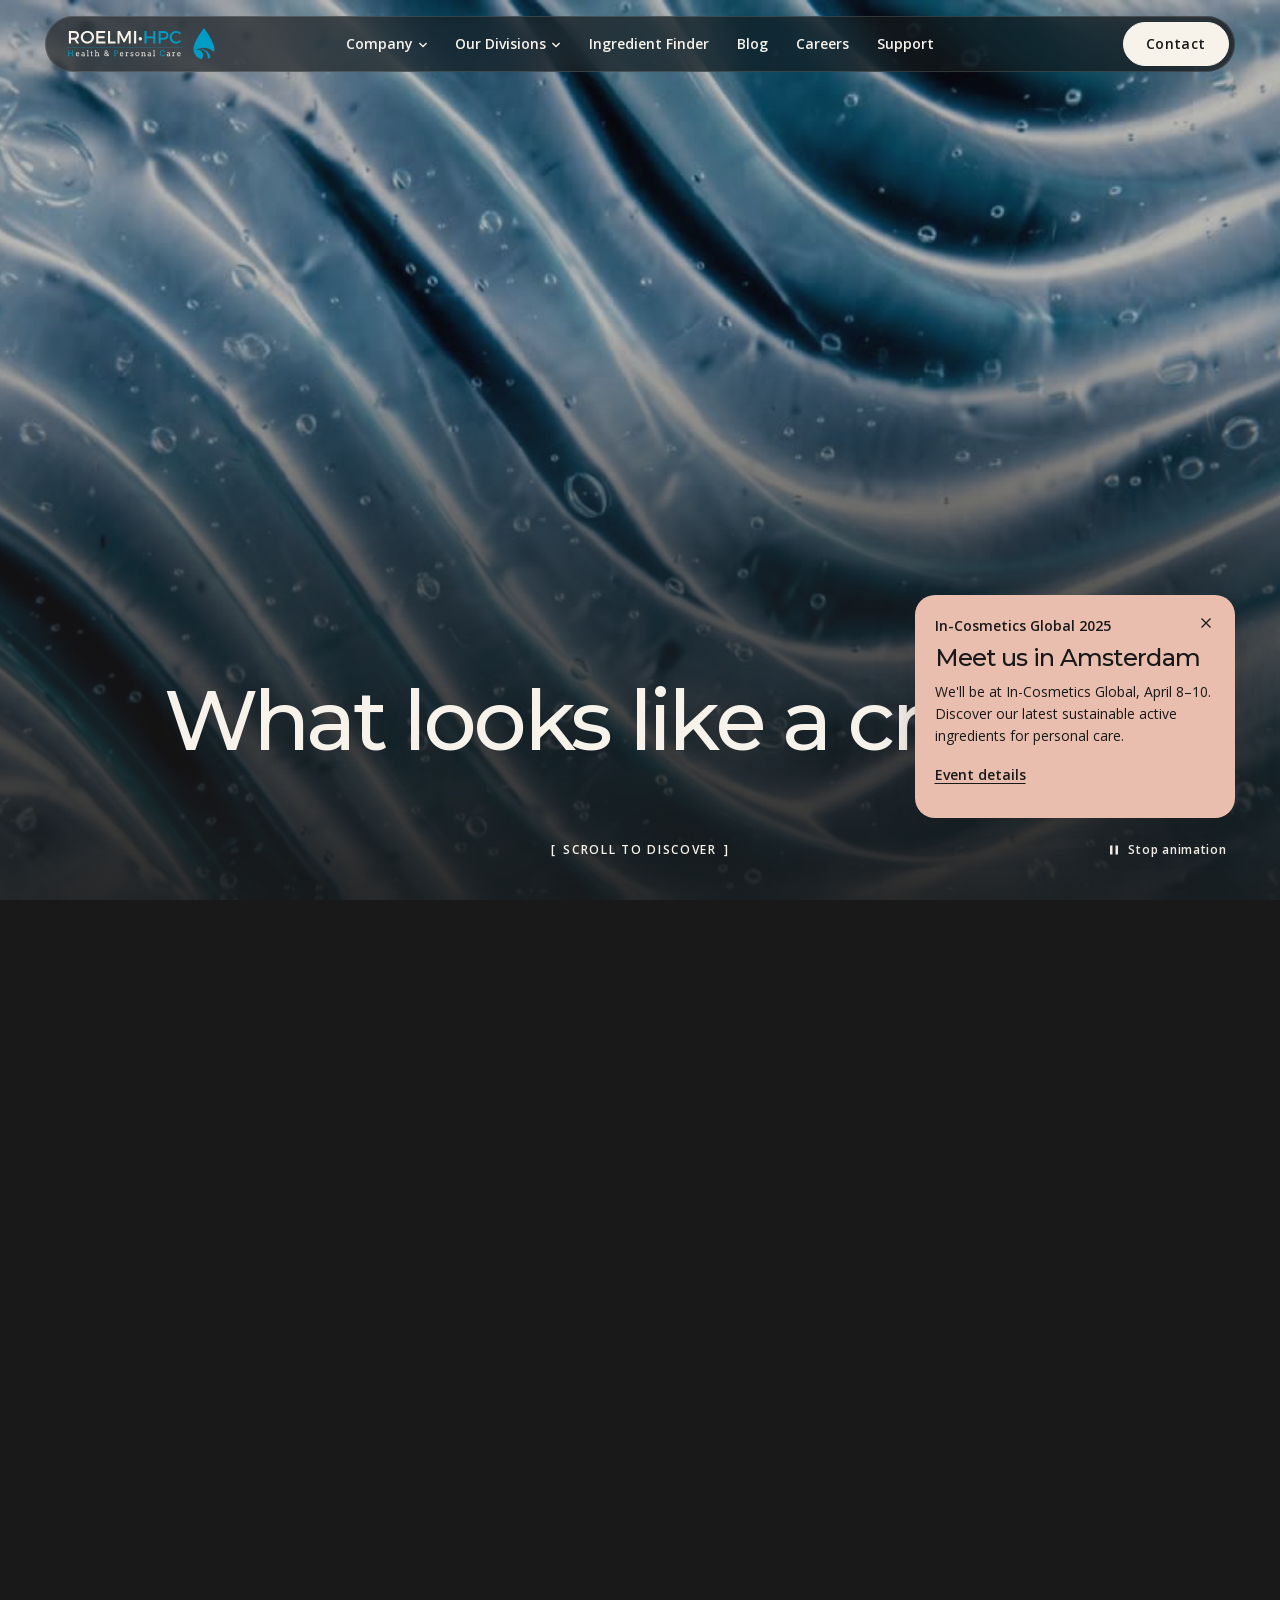
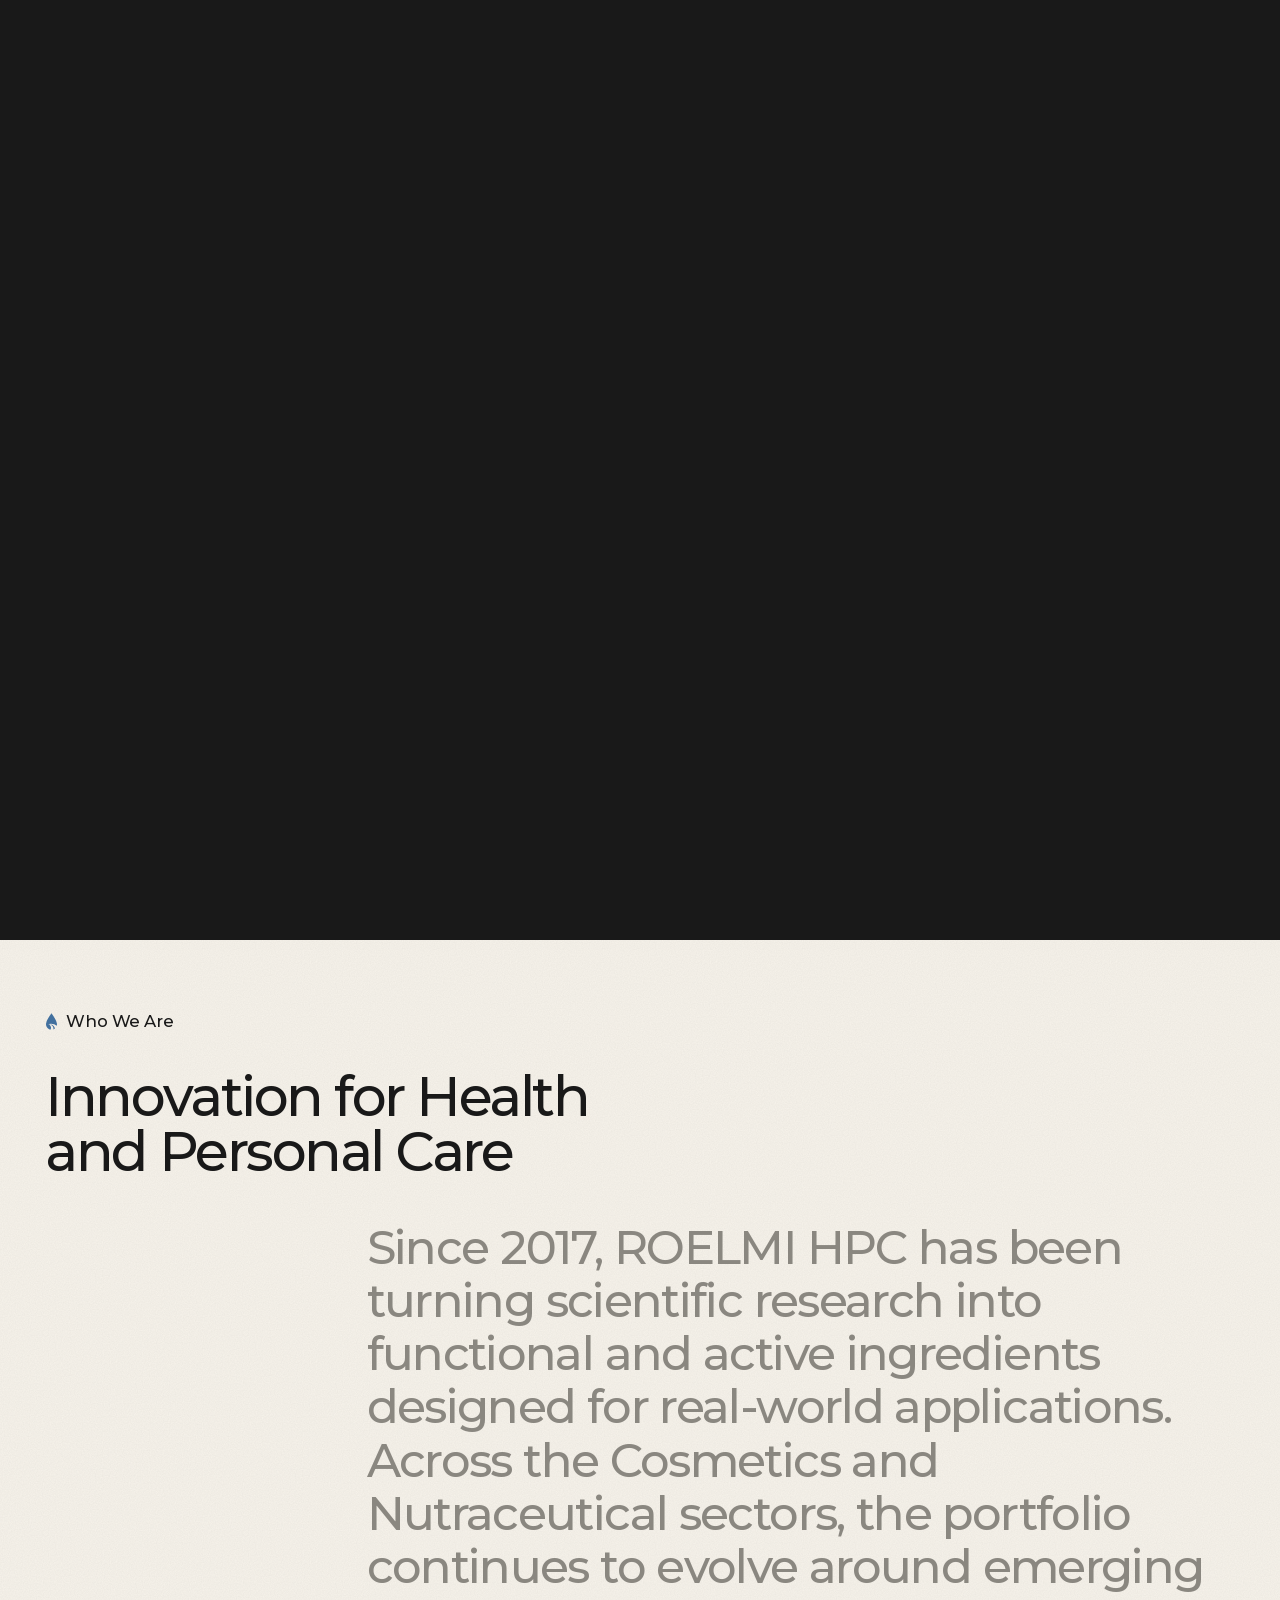
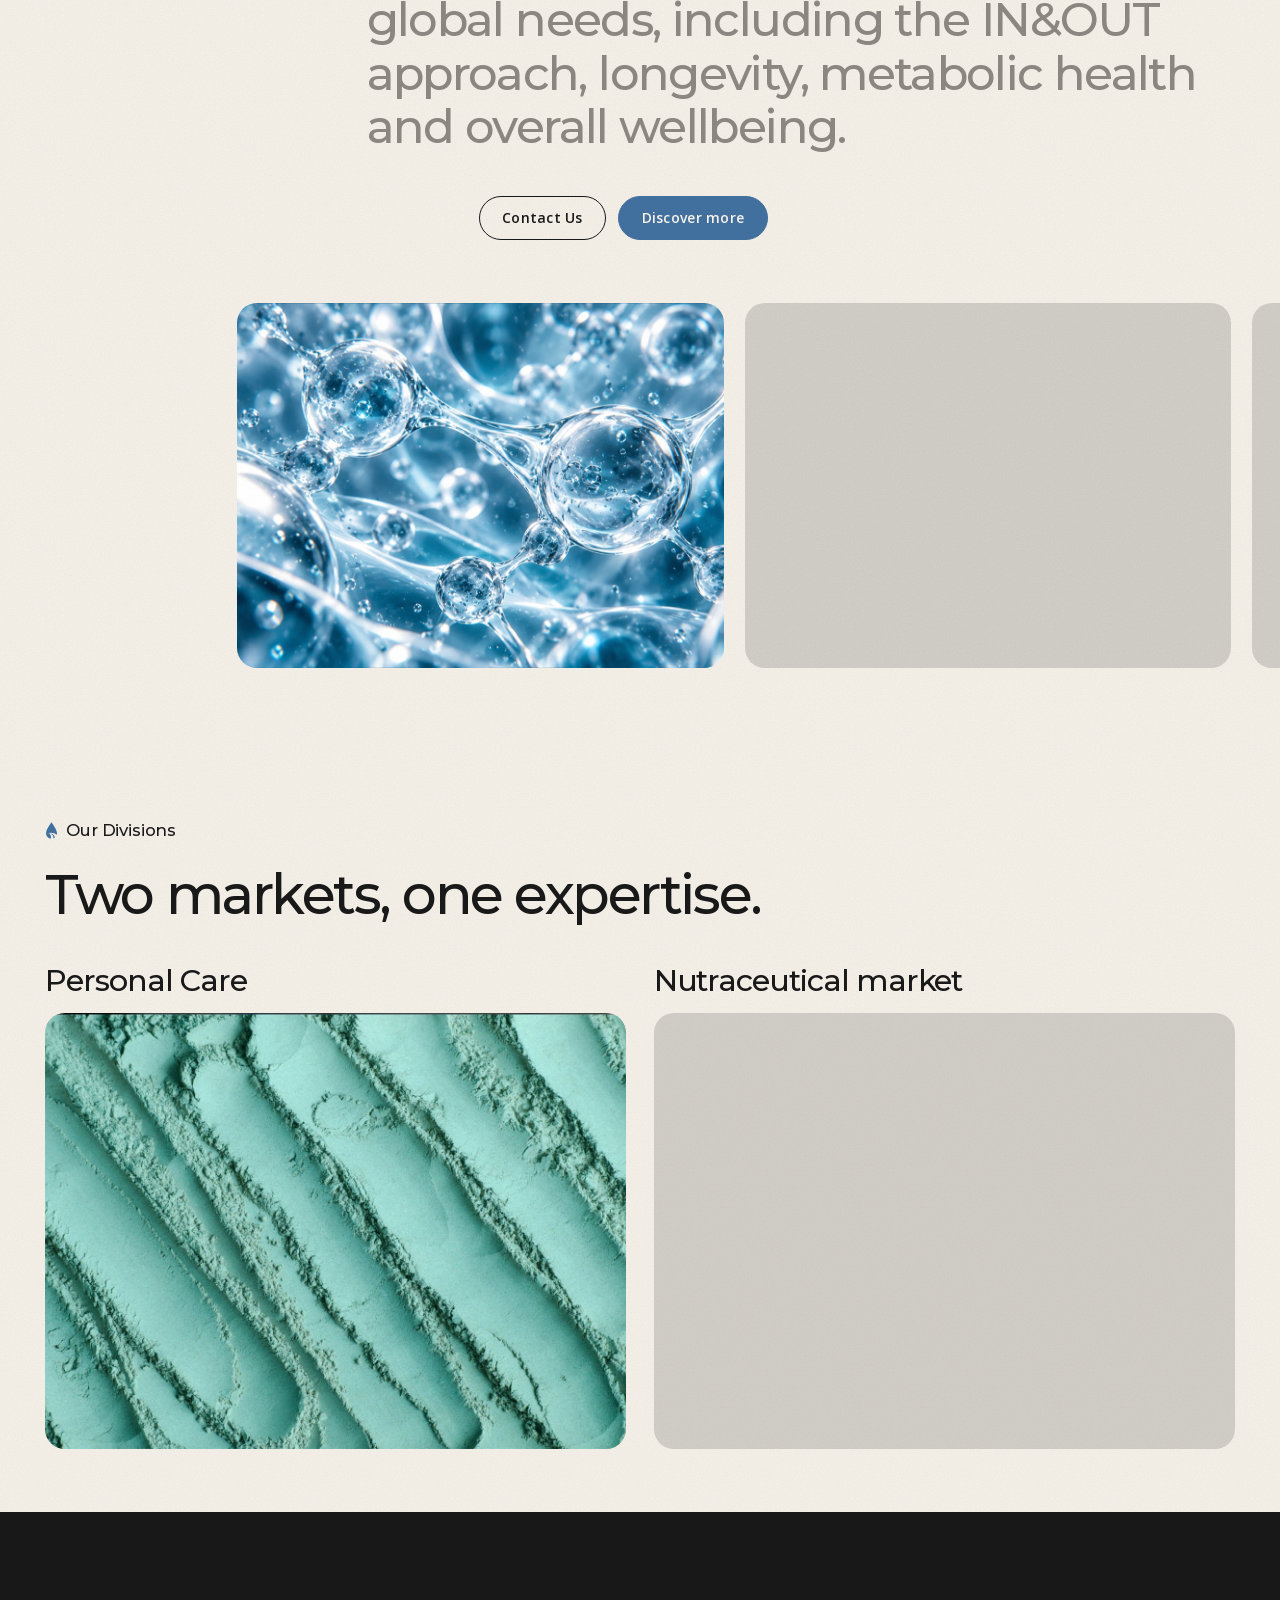
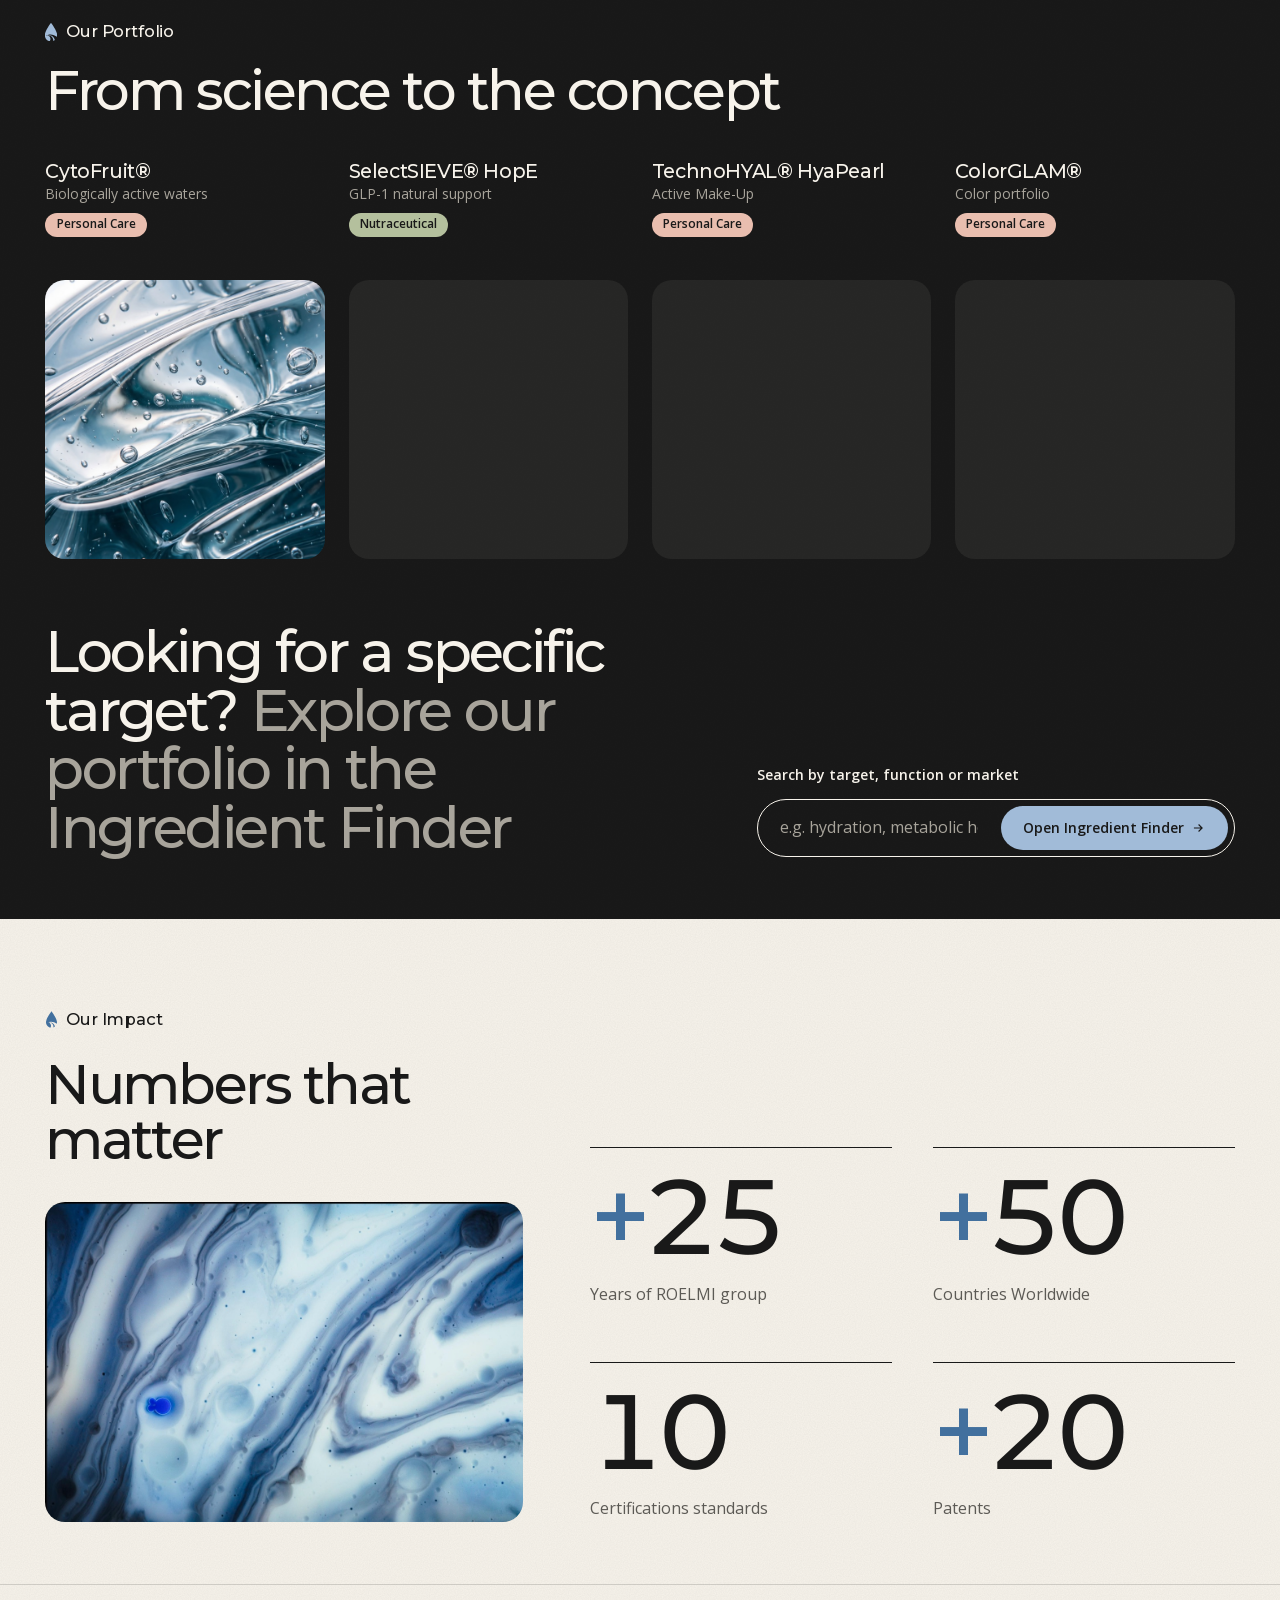
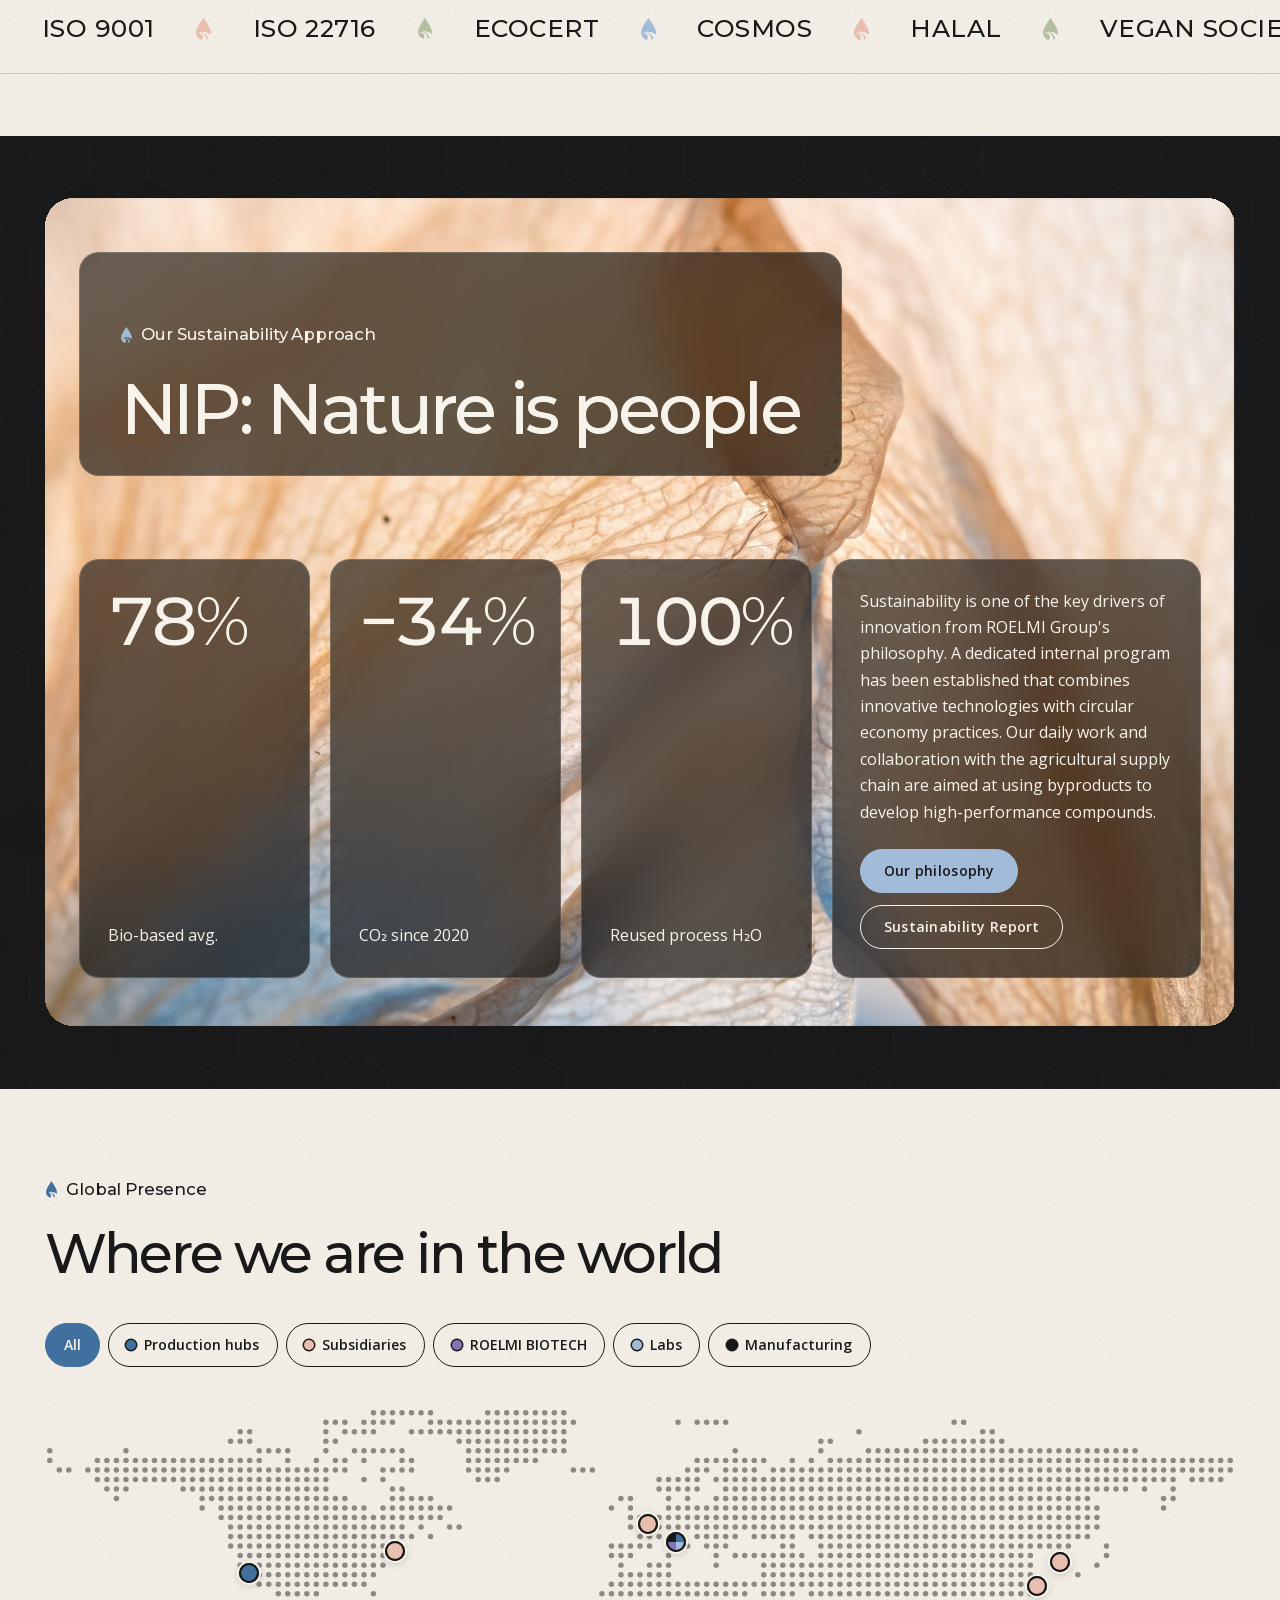
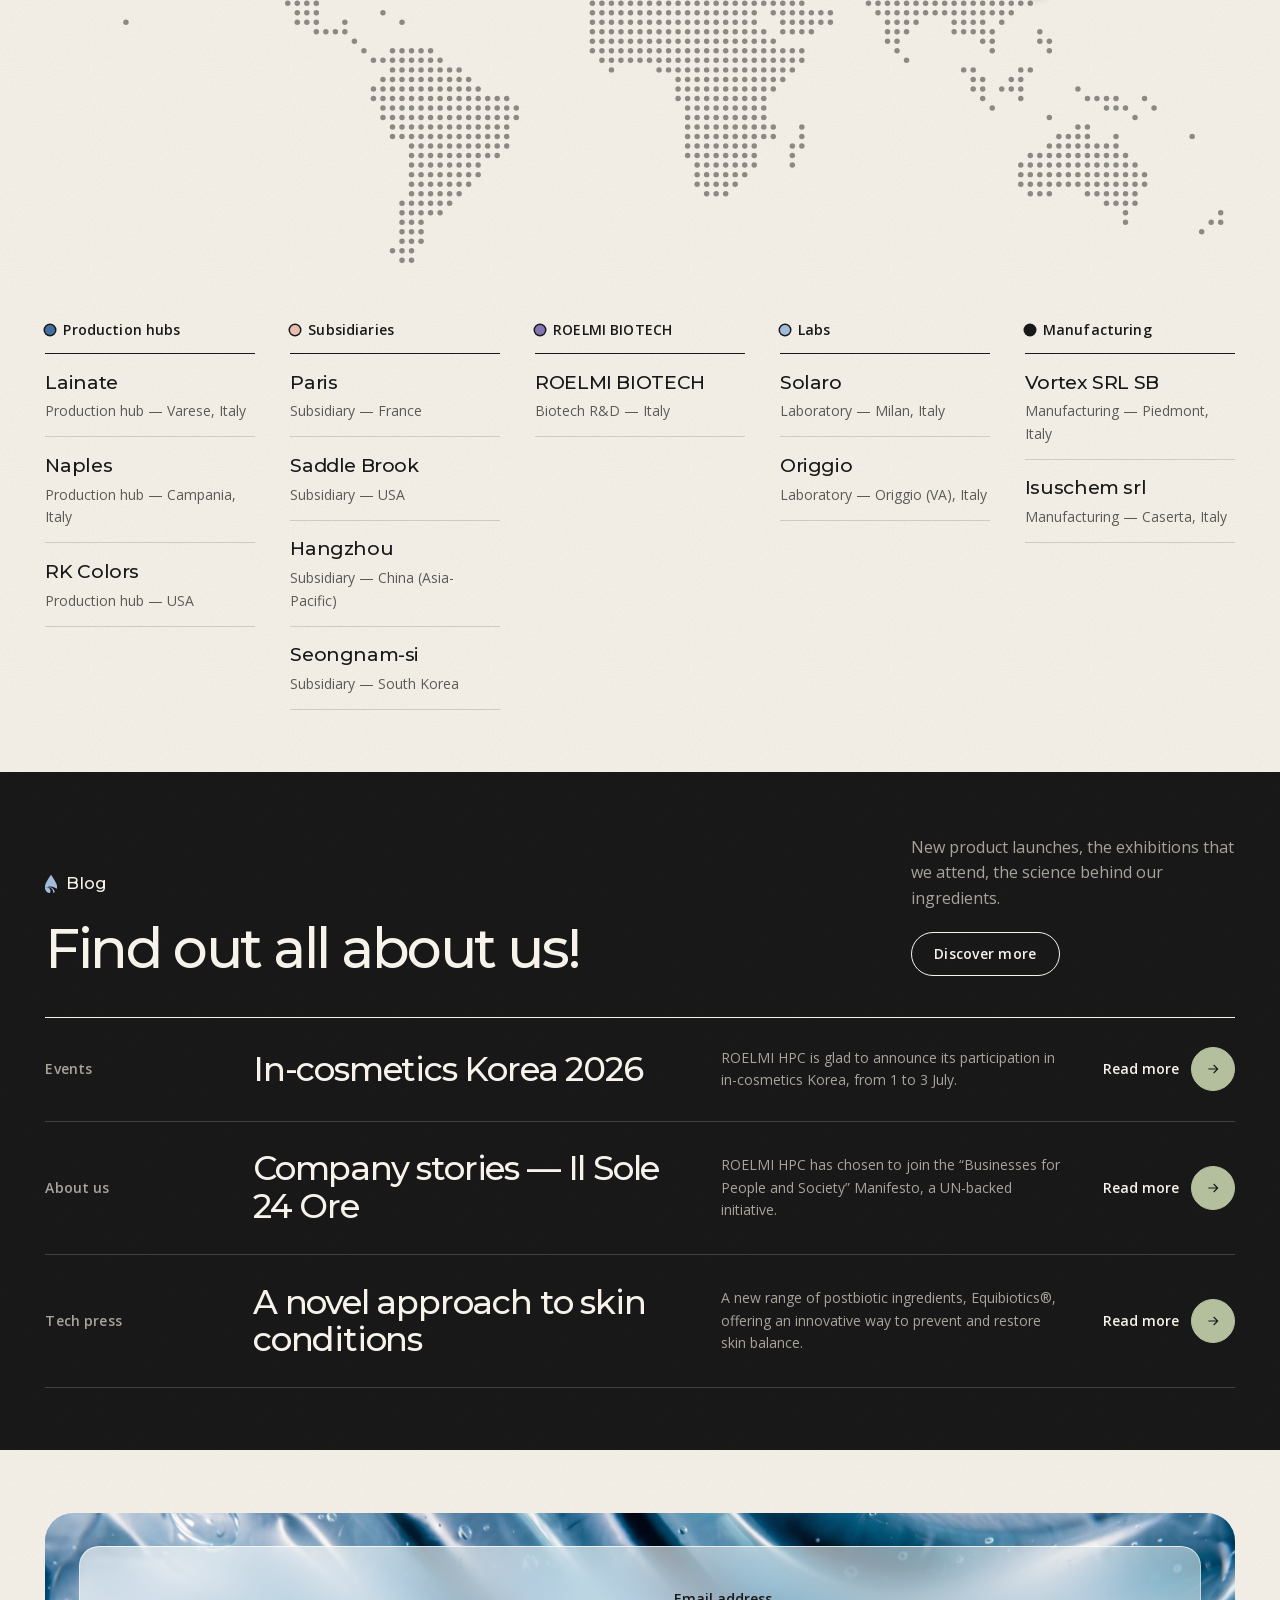
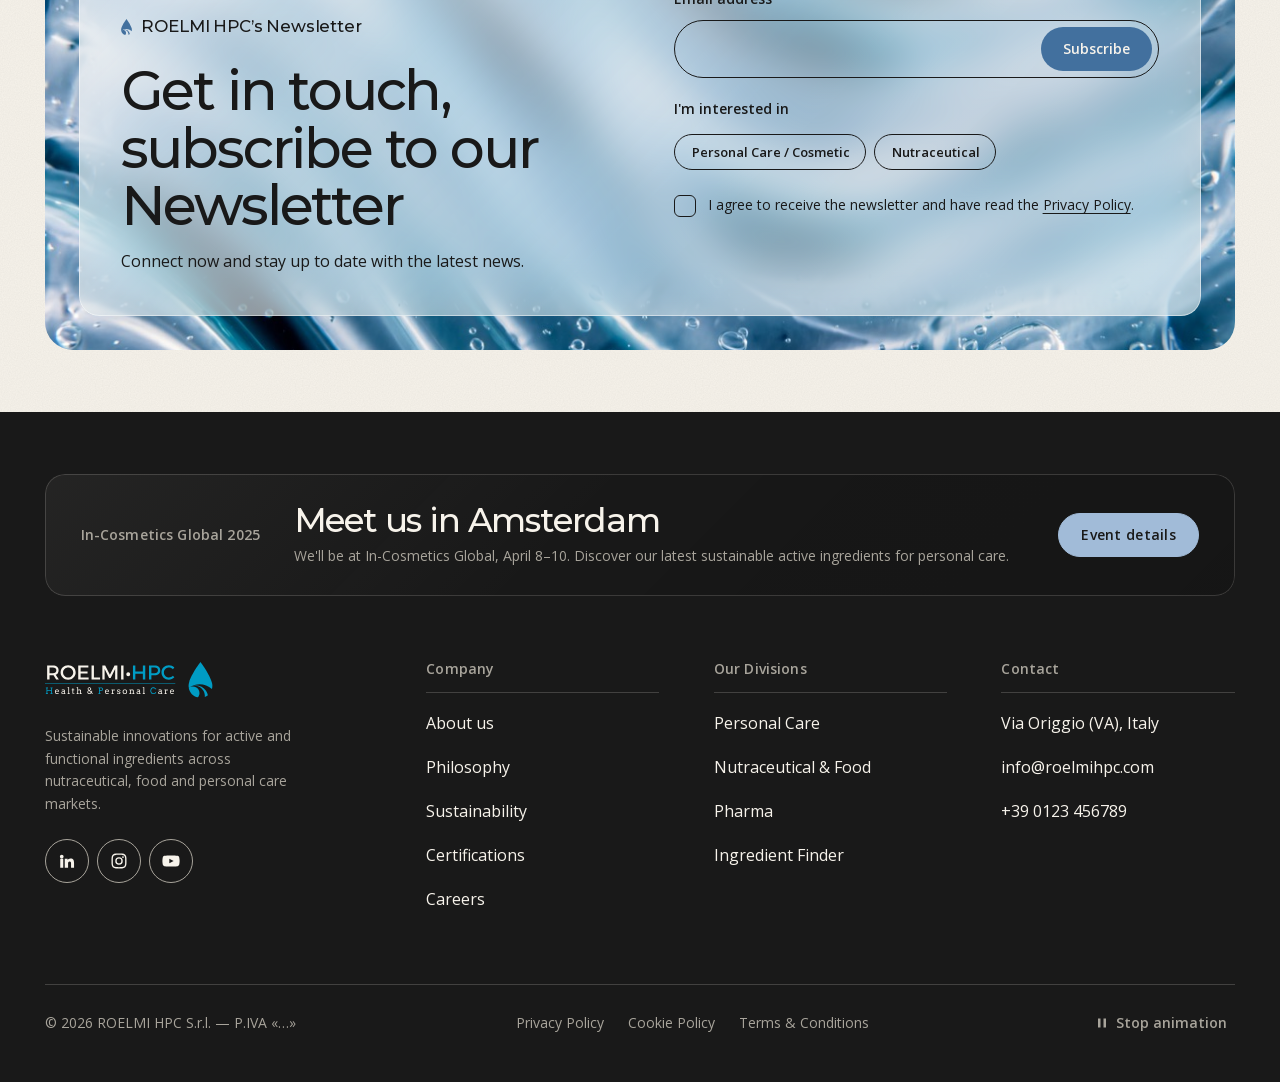
<file: index.html>
<!DOCTYPE html>
<html lang="en" class="no-js">
<head>
  <meta charset="UTF-8">
  <meta name="viewport" content="width=device-width, initial-scale=1">
  <title>ROELMI HPC — Real essence of sustainability</title>
  <meta name="description" content="Sustainable innovations for active and functional ingredients across nutraceutical, food and personal care markets.">
  <meta name="theme-color" content="#191919">
  <link rel="icon" href="images/favicon.svg" type="image/svg+xml">

  <!-- Anteprima quando il link viene condiviso (LinkedIn, WhatsApp, X…).
       Alla pubblicazione: rendere assoluti og:image e og:url (https://dominio/…) -->
  <meta property="og:type" content="website">
  <meta property="og:site_name" content="ROELMI HPC">
  <meta property="og:title" content="ROELMI HPC — Real essence of sustainability">
  <meta property="og:description" content="Sustainable innovations for active and functional ingredients across nutraceutical, food and personal care markets.">
  <meta property="og:image" content="images/og-image.jpg">
  <meta property="og:image:width" content="1200">
  <meta property="og:image:height" content="630">
  <meta property="og:image:alt" content="A water drop with fruit and flowers inside, ROELMI HPC">
  <meta name="twitter:card" content="summary_large_image">

  <script>document.documentElement.classList.replace('no-js', 'js');</script>

  <!-- Font: Montserrat (titoli) + Open Sans (testo), serviti dal sito (GDPR) -->
  <link rel="preload" as="font" type="font/woff2" href="fonts/montserrat-latin.woff2" crossorigin>
  <link rel="preload" as="font" type="font/woff2" href="fonts/opensans-latin.woff2" crossorigin>

  <link rel="preload" as="image" href="video/hero-home-poster.jpg" media="(min-width: 768px)">
  <link rel="preload" as="image" href="video/hero-home-poster-mobile.jpg" media="(max-width: 767.98px)">

  <!-- CSS -->
  <link rel="stylesheet" href="css/fonts.css">
  <link rel="stylesheet" href="css/reset.css">
  <link rel="stylesheet" href="css/base.css">
  <link rel="stylesheet" href="css/header.css">
  <link rel="stylesheet" href="css/hero.css">
  <link rel="stylesheet" href="css/who.css">
  <link rel="stylesheet" href="css/divisions.css">
  <link rel="stylesheet" href="css/portfolio.css">
  <link rel="stylesheet" href="css/impact.css">
  <link rel="stylesheet" href="css/nip.css">
  <link rel="stylesheet" href="css/presence.css">
  <link rel="stylesheet" href="css/blog.css">
  <link rel="stylesheet" href="css/newsletter.css">
  <link rel="stylesheet" href="css/footer.css">
  <link rel="stylesheet" href="css/popup.css">
</head>
<body>

  <!-- Logo ROELMI HPC: simboli richiamati con <use> (colore = currentColor) -->
  <svg width="0" height="0" style="position:absolute" aria-hidden="true" focusable="false">
    <symbol id="logo-roelmi" viewBox="0 0 256 54">
      <path d="M12.0334 17.0172C15.3679 17.0172 17.286 15.5943 17.286 12.6599C17.286 9.81631 15.3679 8.45615 12.0334 8.45615L6.90418 8.45615L6.90418 17.0172L12.0334 17.0172ZM13.0217 20.263C12.7103 20.2932 12.3729 20.2932 12.0334 20.2932L6.90418 20.2932L6.90418 26.813L3.25401 26.813L3.25401 5.18224L12.0334 5.18224C17.5649 5.18224 20.748 7.87013 20.748 12.5648C20.748 16.0268 19.1413 18.4682 16.2675 19.5818L21.1178 26.813L16.9767 26.813L13.0217 20.263Z"/>
      <path d="M27.5157 15.9972C27.5157 20.2939 31.0729 23.6954 35.3026 23.6954C39.5388 23.6954 43.0008 20.2939 43.0008 15.9972C43.0008 11.7026 39.5388 8.36382 35.3026 8.36382C31.0383 8.36382 27.5157 11.7026 27.5157 15.9972M46.7397 15.9972C46.7397 22.1752 41.7337 26.9671 35.2723 26.9671C28.8132 26.9671 23.8072 22.1752 23.8072 15.9972C23.8072 9.78669 28.8132 5.08558 35.2723 5.08558C41.7337 5.08558 46.7397 9.81696 46.7397 15.9972"/>
      <path d="M54.2809 8.45615L54.2809 14.2969L64.8487 14.2969L64.8487 17.5751L54.2809 17.5751L54.2809 23.539L66.4553 23.539L66.4553 26.813L50.6351 26.813L50.6351 5.18008L66.0856 5.18008L66.0856 8.45615L54.2809 8.45615Z"/>
      <path d="M83.9182 23.5064L83.9182 26.8127L70.9069 26.8127L70.9069 5.1777L74.5549 5.1777L74.5549 23.5064L83.9182 23.5064Z"/>
      <path d="M106.911 26.8134L106.881 10.6493L100.052 24.558L97.6708 24.558L90.8418 10.6493L90.8418 26.8134L87.4122 26.8134L87.4122 5.17835L91.7349 5.17835L98.8774 19.552L105.983 5.17835L110.28 5.17835L110.28 26.8134L106.911 26.8134Z"/>
      <path d="M115.997 26.8162L119.642 26.8162L119.642 5.18333L115.997 5.18333L115.997 26.8162Z"/>
      <path d="M129.75 18.5313C129.75 20.2915 128.513 21.6236 126.814 21.6236C125.146 21.6236 123.91 20.2915 123.91 18.5313C123.91 16.7711 125.146 15.5018 126.814 15.5018C128.513 15.5018 129.75 16.7711 129.75 18.5313"/>
      <path fill="#009CC4" d="M197.061 8.42653L194.929 11.0841C193.352 9.38232 191.097 8.33354 188.902 8.33354C184.575 8.33354 181.174 11.6723 181.174 15.9345C181.174 20.2009 184.575 23.5678 188.902 23.5678C191.064 23.5678 193.292 22.5796 194.929 21.001L197.091 23.4143C194.898 25.5767 191.776 26.9671 188.718 26.9671C182.382 26.9671 177.469 22.1752 177.469 15.9669C177.469 9.81696 182.443 5.08558 188.841 5.08558C191.899 5.08558 194.959 6.35709 197.061 8.42653ZM149.128 26.8134L149.128 17.8523L137.662 17.8523L137.662 26.8134L134.017 26.8134L134.017 5.17835L137.662 5.17835L137.662 14.5762L149.128 14.5762L149.128 5.17835L152.773 5.17835L152.773 26.8134L149.128 26.8134ZM167.083 20.2932C172.522 20.2932 175.642 17.4497 175.642 12.5648C175.642 7.87013 172.522 5.18224 167.083 5.18224L158.462 5.18224L158.462 26.813L162.107 26.813L162.107 20.2932L167.083 20.2932ZM172.154 12.6599C172.154 15.5943 170.266 17.0172 166.928 17.0172L162.107 17.0172L162.107 8.45615L166.928 8.45615C170.266 8.45615 172.154 9.81631 172.154 12.6599Z"/>
      <path fill="#009CC4" d="M167.99 41.4119C167.698 40.9145 167.311 40.5275 166.826 40.242C166.346 39.9587 165.81 39.816 165.217 39.816C164.709 39.816 164.249 39.9241 163.829 40.1361C163.412 40.3501 163.053 40.6377 162.754 40.9967C162.454 41.3557 162.223 41.773 162.058 42.2444C161.894 42.718 161.809 43.2175 161.809 43.7387C161.809 44.3571 161.902 44.9064 162.086 45.3864C162.268 45.86 162.506 46.2579 162.8 46.5758C163.094 46.8893 163.442 47.1531 163.851 47.365C164.253 47.5791 164.709 47.6808 165.217 47.6808C165.905 47.6808 166.504 47.5164 167.012 47.1812C167.525 46.8525 167.959 46.3011 168.323 45.5378L169.473 46.0827C169.307 46.5498 169.025 47.0061 168.628 47.4451C168.232 47.8797 167.743 48.2343 167.164 48.5025C166.582 48.7728 165.935 48.9047 165.23 48.9047C164.554 48.9047 163.933 48.7771 163.364 48.5241C162.798 48.2689 162.296 47.9056 161.851 47.4321C161.409 46.965 161.07 46.4071 160.839 45.7605C160.605 45.1161 160.488 44.4414 160.488 43.7387C160.488 43.0337 160.605 42.3655 160.839 41.7384C161.07 41.1092 161.399 40.5642 161.818 40.1015C162.238 39.6387 162.739 39.2711 163.323 39.0008C163.905 38.7348 164.536 38.5986 165.217 38.5986C165.821 38.5986 166.346 38.6851 166.785 38.8559C167.226 39.0289 167.598 39.2343 167.908 39.4722C168.215 39.7101 168.478 39.9717 168.701 40.2463L169.395 40.2463L169.395 41.4119L167.99 41.4119ZM8.31148 38.7975L11.527 38.7975L11.527 39.9241L10.5885 39.9241L10.5885 47.5834L11.527 47.5834L11.527 48.7101L8.31148 48.7101L8.31148 47.5834L9.30404 47.5834L9.30404 44.0219L3.56929 44.0219L3.56929 47.5834L4.56401 47.5834L4.56401 48.7101L1.34632 48.7101L1.34632 47.5834L2.28914 47.5834L2.28914 39.9241L1.34632 39.9241L1.34632 38.7975L4.56401 38.7975L4.56401 39.9241L3.56929 39.9241L3.56929 42.9234L9.30404 42.9234L9.30404 39.9241L8.31148 39.9241L8.31148 38.7975ZM86.5788 38.9694C86.2026 38.8548 85.7982 38.7986 85.3506 38.7986L81.3436 38.7986L81.3436 39.9274L82.2843 39.9274L82.2843 47.5845L81.3436 47.5845L81.3436 48.709L84.5591 48.709L84.5591 47.5845L83.5666 47.5845L83.5666 44.1182L85.3268 44.1182C85.7895 44.1182 86.2069 44.049 86.5853 43.9084C86.9594 43.77 87.2838 43.5797 87.5541 43.3419C87.8244 43.1018 88.0341 42.8229 88.1812 42.5007C88.3304 42.1785 88.4039 41.8411 88.4039 41.4778C88.4039 41.041 88.3304 40.6561 88.179 40.321C88.0276 39.9836 87.8179 39.7047 87.5454 39.4798C87.273 39.2527 86.9508 39.0862 86.5788 38.9694ZM85.3506 43.0456L83.5666 43.0456L83.5666 39.9274L85.1884 39.9274C85.8371 39.9274 86.3107 40.0615 86.6091 40.3339C86.9032 40.6086 87.0524 40.9891 87.0524 41.4778C87.0524 41.7352 87.007 41.9601 86.9248 42.1568C86.8405 42.3536 86.7215 42.5158 86.5702 42.6477C86.4231 42.7796 86.2415 42.8748 86.0361 42.9461C85.8285 43.011 85.5993 43.0456 85.3506 43.0456Z"/>
      <path d="M18.3148 42.7781C18.0316 42.7781 17.7829 42.8192 17.5731 42.8992C17.3634 42.9814 17.1839 43.0938 17.0325 43.2452C16.8855 43.3966 16.7644 43.5804 16.6779 43.7966C16.5871 44.015 16.5222 44.2637 16.4768 44.5297L19.9907 44.5297C19.9734 44.2767 19.9302 44.0431 19.8675 43.8334C19.8026 43.6171 19.7096 43.4333 19.5755 43.2755C19.4458 43.1176 19.2793 42.9965 19.0717 42.91C18.8706 42.8214 18.6154 42.7781 18.3148 42.7781L18.3148 42.7781ZM16.4119 45.479C16.4119 45.6714 16.4249 45.8444 16.453 46.0044C16.4833 46.1623 16.5222 46.318 16.5763 46.4607C16.7384 46.8954 16.9958 47.2241 17.3504 47.4446C17.705 47.6652 18.1073 47.7776 18.557 47.7776C18.9095 47.7776 19.2512 47.7257 19.5885 47.6263C19.9215 47.529 20.2697 47.3776 20.6351 47.1657L21.1282 47.996C20.6805 48.3031 20.2372 48.5302 19.7853 48.6772C19.3355 48.8242 18.8706 48.8999 18.3862 48.8999C17.9299 48.8999 17.5039 48.8242 17.1169 48.6707C16.7255 48.5172 16.3903 48.2901 16.107 47.9896C15.8259 47.689 15.6053 47.3149 15.4475 46.8673C15.2875 46.4175 15.2096 45.892 15.2096 45.2952C15.2096 44.8108 15.2766 44.3545 15.4107 43.9264C15.5448 43.496 15.7502 43.1198 16.0184 42.7997C16.2843 42.4819 16.6173 42.2267 17.0131 42.0407C17.411 41.8504 17.8737 41.7575 18.3992 41.7575C18.9095 41.7575 19.3355 41.8353 19.6772 41.9888C20.021 42.1445 20.3 42.35 20.5162 42.6051C20.7324 42.8603 20.8946 43.1522 21.0049 43.4787C21.1152 43.8074 21.1952 44.1404 21.2406 44.4778C21.2579 44.6421 21.273 44.8108 21.2795 44.9838C21.2882 45.1525 21.2903 45.3168 21.2903 45.479L16.4119 45.479Z"/>
      <path d="M27.4217 47.878C27.5839 47.878 27.7439 47.8607 27.9061 47.8196C28.0682 47.7807 28.2218 47.7288 28.3623 47.6596C28.505 47.5925 28.6413 47.5125 28.7624 47.426C28.8835 47.3352 28.9873 47.2422 29.0716 47.1449L29.0759 45.6182L27.666 45.6182C27.4282 45.6182 27.2141 45.642 27.0195 45.6961C26.8248 45.748 26.6583 45.8215 26.5156 45.9253C26.3751 46.0248 26.2648 46.148 26.1848 46.2972C26.1069 46.4443 26.068 46.6151 26.068 46.8076C26.068 46.9871 26.1004 47.1406 26.1653 47.2768C26.2323 47.4066 26.3232 47.519 26.4421 47.6077C26.5632 47.6963 26.7059 47.7634 26.8724 47.8109C27.0368 47.8585 27.2206 47.878 27.4217 47.878L27.4217 47.878ZM29.0716 48.0812C28.8121 48.3213 28.5267 48.518 28.2174 48.6716C27.9061 48.8229 27.5493 48.9008 27.1535 48.9008C26.8227 48.9008 26.5178 48.8446 26.2432 48.7429C25.9664 48.637 25.7242 48.4943 25.5274 48.3148C25.3263 48.131 25.1684 47.9234 25.0581 47.6833C24.9479 47.4433 24.8916 47.1882 24.8916 46.9179C24.8916 46.6303 24.9327 46.3751 25.0192 46.1524C25.1036 45.9318 25.2182 45.7393 25.3587 45.5728C25.4993 45.4106 25.6658 45.2723 25.8561 45.1598C26.0464 45.0495 26.2432 44.9587 26.4529 44.8938C26.6583 44.8246 26.8703 44.7792 27.0865 44.7511C27.2984 44.723 27.506 44.7079 27.7049 44.7079C28.0163 44.7079 28.2802 44.7165 28.4942 44.7381C28.7083 44.7576 28.9029 44.7814 29.0759 44.8181L29.0824 44.2624C29.0824 44.0245 29.05 43.8148 28.9786 43.6396C28.9073 43.4623 28.8099 43.3153 28.6824 43.2006C28.5569 43.086 28.4077 42.9995 28.2304 42.9433C28.0531 42.8849 27.8585 42.859 27.6379 42.859C27.4303 42.859 27.2357 42.8741 27.0497 42.9001C26.8594 42.9303 26.6864 42.9671 26.5243 43.0104C26.3599 43.0579 26.2086 43.1098 26.0702 43.166C25.9339 43.2288 25.8193 43.2871 25.722 43.352L25.322 42.5108C25.482 42.4049 25.6636 42.3097 25.8518 42.2189C26.0442 42.1281 26.2453 42.0546 26.4572 41.9897C26.667 41.927 26.8832 41.8772 27.106 41.8405C27.3265 41.8037 27.5428 41.7864 27.7547 41.7864C28.1482 41.7864 28.5007 41.8297 28.8164 41.927C29.1278 42.02 29.396 42.1627 29.6122 42.3595C29.8306 42.5584 29.9993 42.8071 30.116 43.1098C30.235 43.4147 30.2934 43.7759 30.2934 44.1975L30.2869 47.5839L31.0372 47.5839L31.0372 48.7083L29.0716 48.7083L29.0716 48.0812Z"/>
      <path d="M34.5012 38.5337L36.7004 38.5337L36.7004 47.5856L37.7167 47.5856L37.7167 48.7079L34.5012 48.7079L34.5012 47.5856L35.483 47.5856L35.483 39.6603L34.5012 39.6603L34.5012 38.5337Z"/>
      <path d="M43.0136 41.9335L44.6008 41.9335L44.6008 42.9217L43.0006 42.9217L42.9812 46.8335C42.9812 47.0995 43.0136 47.3157 43.0742 47.4801C43.1347 47.6466 43.2342 47.759 43.3682 47.8239C43.5023 47.8866 43.6537 47.9212 43.8245 47.9212C44.0062 47.9212 44.1705 47.9018 44.3089 47.8693C44.4494 47.8347 44.5987 47.7807 44.7652 47.7028L45.0463 48.5202C44.8365 48.6283 44.6181 48.717 44.3889 48.7775C44.1554 48.8402 43.8851 48.8748 43.5693 48.8748C43.2709 48.8748 43.0136 48.8338 42.793 48.7624C42.5746 48.691 42.3887 48.5699 42.2395 48.4034C42.0881 48.2326 41.9756 48.0056 41.9021 47.7179C41.8264 47.4325 41.7918 47.0757 41.7918 46.6497L41.8113 42.9217L40.7301 42.9217L40.7301 41.9335L41.8243 41.9335L41.8243 40.3138L43.0136 39.7516L43.0136 41.9335Z"/>
      <path d="M48.2687 38.5337L50.4138 38.5337L50.4138 42.6812L50.4549 42.6812C50.5739 42.558 50.7166 42.4455 50.8766 42.3396C51.0345 42.2315 51.2031 42.1385 51.3761 42.0606C51.5491 41.9828 51.7308 41.9179 51.9167 41.8768C52.1027 41.8336 52.3016 41.8119 52.5049 41.8119C52.8682 41.8119 53.1969 41.8617 53.4888 41.9612C53.7786 42.0628 54.0294 42.2163 54.2327 42.4174C54.4381 42.625 54.596 42.8867 54.7084 43.2067C54.8187 43.5289 54.8728 43.9052 54.8728 44.3441L54.8728 47.5856L55.8934 47.5856L55.8934 48.7079L52.6779 48.7079L52.6779 47.5856L53.6056 47.5856L53.6056 44.4933C53.6056 43.9744 53.4737 43.5786 53.212 43.3127C52.9482 43.0424 52.5698 42.9083 52.0767 42.9083C51.7935 42.9083 51.5123 42.9775 51.2247 43.1072C50.9393 43.2435 50.6647 43.4078 50.4138 43.6111L50.4138 47.5856L51.3956 47.5856L51.3956 48.7079L48.1779 48.7079L48.1779 47.5856L49.2007 47.5856L49.2007 39.6603L48.2687 39.6603L48.2687 38.5337Z"/>
      <path d="M68.7198 42.0012C68.8344 41.8757 68.9296 41.7395 69.0074 41.5773C69.0853 41.4195 69.1242 41.253 69.1242 41.0778C69.1242 40.894 69.0853 40.7167 69.0053 40.5502C68.9252 40.3793 68.815 40.2301 68.6809 40.0961C68.5447 39.9685 68.3868 39.8625 68.2073 39.789C68.0257 39.709 67.8332 39.6722 67.6364 39.6722C67.4159 39.6722 67.2191 39.709 67.0418 39.7825C66.8666 39.8539 66.7131 39.9533 66.5877 40.0766C66.4622 40.2042 66.3628 40.3512 66.2936 40.5199C66.2244 40.6886 66.1876 40.868 66.1876 41.0627C66.1876 41.2486 66.233 41.4411 66.3239 41.6422C66.4147 41.8476 66.5747 42.0595 66.8104 42.2823L67.3921 42.8229C67.6516 42.7126 67.8916 42.5872 68.1187 42.4574C68.3457 42.3277 68.5447 42.1741 68.7198 42.0012L68.7198 42.0012ZM66.6871 44.356C66.5358 44.4144 66.4039 44.4987 66.2849 44.6069C66.1638 44.7128 66.06 44.8361 65.9714 44.9723C65.8849 45.1107 65.82 45.2599 65.7703 45.4178C65.7227 45.5756 65.6989 45.7378 65.6989 45.8978C65.6989 46.1508 65.7465 46.3844 65.846 46.6006C65.9454 46.819 66.0795 47.0028 66.2503 47.1607C66.4233 47.3186 66.6266 47.4418 66.858 47.5305C67.0937 47.6191 67.3424 47.6645 67.6083 47.6645C67.8332 47.6645 68.0473 47.6321 68.2484 47.5759C68.4495 47.5197 68.6355 47.4418 68.8106 47.3402C68.9836 47.2385 69.1458 47.1131 69.2907 46.9747C69.4377 46.832 69.5761 46.6785 69.7016 46.512L67.2148 44.1117L66.6871 44.356ZM72.0175 48.7479L70.4714 47.2558C70.2876 47.4829 70.093 47.6905 69.8767 47.8808C69.6626 48.0667 69.4356 48.2289 69.1934 48.3652C68.9512 48.5057 68.696 48.6117 68.4214 48.6895C68.1489 48.763 67.8613 48.8041 67.5543 48.8041C67.1348 48.8041 66.7369 48.7263 66.3693 48.5771C66.0017 48.43 65.6816 48.2289 65.407 47.9716C65.1345 47.7121 64.9204 47.4094 64.7647 47.0569C64.6069 46.7066 64.529 46.3282 64.529 45.9238C64.529 45.6578 64.5701 45.3983 64.6501 45.1475C64.728 44.8988 64.8404 44.6631 64.981 44.4447C65.1259 44.2284 65.2902 44.0295 65.4783 43.8543C65.6686 43.6835 65.9671 43.4911 66.3649 43.29L65.9325 42.8704C65.8222 42.7667 65.7097 42.6456 65.6038 42.5093C65.4978 42.3753 65.4048 42.2282 65.3227 42.0725C65.2426 41.9168 65.1756 41.7525 65.1259 41.5838C65.0761 41.413 65.0502 41.2421 65.0502 41.0778C65.0502 40.7296 65.1194 40.4074 65.2535 40.1047C65.3897 39.8041 65.5713 39.5403 65.807 39.3197C66.0384 39.0949 66.3152 38.9219 66.6266 38.7943C66.9423 38.6645 67.2775 38.6018 67.6364 38.6018C68.0149 38.6018 68.3652 38.6667 68.6895 38.8029C69.0139 38.937 69.2929 39.1208 69.5307 39.3457C69.7686 39.5706 69.9502 39.8344 70.0865 40.1371C70.2205 40.4356 70.2876 40.7513 70.2876 41.0778C70.2876 41.3395 70.2638 41.5687 70.2119 41.7698C70.1578 41.9666 70.0865 42.1439 69.987 42.3017C69.894 42.4574 69.7794 42.6001 69.6453 42.7299C69.5134 42.8575 69.3707 42.9764 69.2215 43.0845C69.0723 43.197 68.9144 43.2964 68.7587 43.3829C68.6031 43.4716 68.4409 43.5603 68.2744 43.6403L70.2746 45.5043C70.4173 45.1864 70.5276 44.8707 70.6119 44.5636C70.6984 44.2501 70.7655 43.9668 70.813 43.7116L72.0413 43.7116C71.9678 44.1225 71.8553 44.5506 71.7018 44.9896C71.5483 45.4308 71.3536 45.8611 71.1201 46.2827L72.9236 47.9586L72.0175 48.7479Z"/>
      <path d="M94.5772 42.7781C94.2918 42.7781 94.0452 42.8192 93.8333 42.8992C93.6236 42.9814 93.4419 43.0938 93.2949 43.2452C93.1435 43.3966 93.0267 43.5804 92.9381 43.7966C92.8473 44.015 92.7802 44.2637 92.7391 44.5297L96.2487 44.5297C96.2314 44.2767 96.1925 44.0431 96.1298 43.8334C96.0671 43.6171 95.9676 43.4333 95.8379 43.2755C95.706 43.1176 95.5416 42.9965 95.334 42.91C95.1286 42.8214 94.8778 42.7781 94.5772 42.7781L94.5772 42.7781ZM92.6743 45.479C92.6743 45.6714 92.6872 45.8444 92.7153 46.0044C92.7456 46.1623 92.7845 46.318 92.8343 46.4607C92.9986 46.8954 93.256 47.2241 93.6128 47.4446C93.9674 47.6652 94.3696 47.7776 94.8172 47.7776C95.1719 47.7776 95.5135 47.7257 95.8465 47.6263C96.1817 47.529 96.532 47.3776 96.8996 47.1657L97.3883 47.996C96.9429 48.3031 96.4953 48.5302 96.0498 48.6772C95.5979 48.8242 95.1329 48.8999 94.6486 48.8999C94.1901 48.8999 93.7663 48.8242 93.3749 48.6707C92.9857 48.5172 92.6483 48.2901 92.3694 47.9896C92.0882 47.689 91.8698 47.3149 91.7098 46.8673C91.5498 46.4175 91.4698 45.892 91.4698 45.2952C91.4698 44.8108 91.539 44.3545 91.6731 43.9264C91.8093 43.496 92.0104 43.1198 92.2764 42.7997C92.5467 42.4819 92.8775 42.2267 93.2733 42.0407C93.6711 41.8504 94.1361 41.7575 94.6615 41.7575C95.1719 41.7575 95.5979 41.8353 95.9395 41.9888C96.2833 42.1445 96.5623 42.35 96.7764 42.6051C96.9926 42.8603 97.157 43.1522 97.2673 43.4787C97.3797 43.8074 97.4554 44.1404 97.4986 44.4778C97.5202 44.6421 97.5354 44.8108 97.5419 44.9838C97.5484 45.1525 97.5527 45.3168 97.5527 45.479L92.6743 45.479Z"/>
      <path d="M106.221 43.3674L104.978 43.3674L104.978 42.95C104.833 42.95 104.688 42.976 104.537 43.0322C104.385 43.0841 104.245 43.1684 104.115 43.2809C103.983 43.3912 103.871 43.5317 103.771 43.7025C103.674 43.8734 103.603 44.0788 103.561 44.3145L103.561 47.5819L104.71 47.5819L104.71 48.7107L101.347 48.7107L101.347 47.5819L102.283 47.5819L102.29 43.056L101.347 43.056L101.347 41.9337L103.512 41.9337L103.512 42.87C103.594 42.7295 103.68 42.6019 103.78 42.4808C103.877 42.3597 103.983 42.2559 104.104 42.1672C104.225 42.0786 104.357 42.0072 104.504 41.9596C104.649 41.9077 104.807 41.8818 104.978 41.8818L105.618 41.8818C105.819 41.8818 106.02 41.8861 106.221 41.8948L106.221 43.3674Z"/>
      <path d="M113.552 43.285C113.468 43.1574 113.358 43.0514 113.221 42.9714C113.087 42.8914 112.936 42.8309 112.772 42.7941C112.607 42.7595 112.443 42.7379 112.287 42.7379C112.112 42.7379 111.952 42.7595 111.807 42.7984C111.66 42.8374 111.537 42.8936 111.429 42.9693C111.327 43.0428 111.243 43.1315 111.184 43.2396C111.124 43.3477 111.098 43.4645 111.098 43.5985C111.098 43.8234 111.167 44.0029 111.301 44.1348C111.44 44.2689 111.671 44.3943 111.993 44.5024L113.293 44.963C113.853 45.149 114.262 45.4042 114.515 45.7264C114.774 46.0507 114.904 46.4356 114.904 46.8854C114.904 47.186 114.843 47.4628 114.724 47.7115C114.603 47.9645 114.432 48.1785 114.212 48.3515C113.993 48.531 113.73 48.6651 113.418 48.7646C113.109 48.8619 112.765 48.9138 112.382 48.9138C111.857 48.9138 111.429 48.8273 111.098 48.6564C110.765 48.4856 110.51 48.265 110.332 47.9818L109.651 47.9818L109.651 46.8573L111.005 46.8573C111.005 47.0433 111.046 47.2055 111.124 47.3395C111.206 47.4736 111.314 47.5796 111.446 47.6617C111.578 47.7461 111.731 47.8088 111.896 47.8455C112.067 47.8866 112.237 47.9082 112.41 47.9082C112.581 47.9082 112.743 47.8866 112.904 47.8434C113.059 47.8023 113.198 47.7417 113.319 47.6596C113.438 47.5796 113.531 47.4822 113.602 47.3698C113.671 47.2552 113.706 47.1254 113.706 46.9827C113.706 46.7643 113.637 46.5784 113.492 46.427C113.353 46.2756 113.113 46.1372 112.772 46.0161L111.476 45.5317C110.949 45.3458 110.557 45.1057 110.302 44.816C110.047 44.5241 109.922 44.1608 109.922 43.7261C109.922 43.4385 109.976 43.1725 110.082 42.9282C110.185 42.686 110.341 42.4741 110.546 42.2968C110.748 42.1194 110.992 41.981 111.288 41.8837C111.578 41.7843 111.913 41.7324 112.287 41.7324C112.772 41.7324 113.176 41.7994 113.505 41.9335C113.831 42.0697 114.125 42.3011 114.387 42.6276L115.021 42.6276L115.021 43.7542L113.678 43.7542C113.678 43.5704 113.639 43.4147 113.552 43.285"/>
      <path d="M119.603 45.3207C119.603 45.7099 119.657 46.0602 119.768 46.3759C119.878 46.6873 120.032 46.9555 120.228 47.176C120.419 47.3966 120.646 47.5674 120.901 47.6885C121.156 47.8053 121.426 47.8659 121.714 47.8659C122.014 47.8659 122.293 47.8075 122.555 47.6907C122.812 47.5739 123.042 47.4031 123.23 47.1825C123.422 46.962 123.574 46.6982 123.682 46.3803C123.792 46.071 123.846 45.7164 123.846 45.3207C123.846 44.9142 123.792 44.5509 123.682 44.2308C123.574 43.9129 123.422 43.647 123.234 43.4329C123.044 43.2188 122.819 43.0566 122.557 42.9485C122.298 42.8382 122.014 42.7842 121.714 42.7842C121.426 42.7842 121.156 42.8382 120.901 42.9485C120.646 43.0566 120.419 43.2188 120.228 43.4329C120.032 43.647 119.878 43.9129 119.768 44.2308C119.657 44.5509 119.603 44.9142 119.603 45.3207M118.315 45.3207C118.317 44.7866 118.405 44.2979 118.572 43.8546C118.741 43.4178 118.974 43.0393 119.277 42.7236C119.575 42.4057 119.934 42.1614 120.347 41.9949C120.762 41.8241 121.219 41.7397 121.714 41.7397C122.216 41.7397 122.674 41.8241 123.093 41.9949C123.507 42.1614 123.865 42.4057 124.162 42.715C124.456 43.0264 124.687 43.4026 124.856 43.8438C125.018 44.2849 125.1 44.7714 125.1 45.3099C125.1 45.8353 125.018 46.3219 124.856 46.763C124.687 47.2085 124.456 47.5869 124.162 47.9026C123.865 48.2227 123.507 48.4713 123.093 48.6465C122.674 48.826 122.216 48.9125 121.714 48.9125C121.204 48.9125 120.741 48.826 120.326 48.6487C119.915 48.4757 119.558 48.2313 119.264 47.9156C118.968 47.5977 118.736 47.2193 118.57 46.7825C118.405 46.3414 118.317 45.8526 118.315 45.3207"/>
      <path d="M133.018 47.5845L133.974 47.5845L133.974 44.4901C133.974 43.9711 133.842 43.5797 133.576 43.3094C133.312 43.0434 132.934 42.9094 132.445 42.9094C132.16 42.9094 131.874 42.9764 131.587 43.1126C131.299 43.2467 131.024 43.4154 130.769 43.6143L130.769 47.5845L131.723 47.5845L131.723 48.7111L128.559 48.7111L128.559 47.5845L129.502 47.5845L129.502 43.0586L128.559 43.0586L128.559 41.9363L130.715 41.9363L130.715 42.7321L130.73 42.7321C130.875 42.6045 131.029 42.4855 131.189 42.3753C131.355 42.2585 131.526 42.1612 131.706 42.079C131.883 41.9947 132.071 41.9298 132.263 41.8844C132.458 41.8346 132.661 41.813 132.875 41.813C133.239 41.813 133.565 41.8606 133.857 41.9579C134.147 42.0617 134.393 42.2152 134.601 42.4185C134.806 42.6239 134.964 42.8877 135.077 43.2056C135.187 43.5278 135.241 43.9062 135.241 44.3409L135.241 47.5845L136.184 47.5845L136.184 48.7111L133.018 48.7111L133.018 47.5845Z"/>
      <path d="M141.969 47.878C142.131 47.878 142.291 47.8607 142.453 47.8196C142.615 47.7807 142.769 47.7288 142.909 47.6596C143.052 47.5925 143.188 47.5125 143.31 47.426C143.431 47.3352 143.534 47.2422 143.619 47.1449L143.623 45.6182L142.213 45.6182C141.975 45.6182 141.761 45.642 141.567 45.6961C141.372 45.748 141.205 45.8215 141.063 45.9253C140.922 46.0248 140.81 46.148 140.732 46.2972C140.654 46.4443 140.615 46.6151 140.615 46.8076C140.615 46.9871 140.648 47.1406 140.712 47.2768C140.779 47.4066 140.87 47.519 140.989 47.6077C141.11 47.6963 141.253 47.7634 141.42 47.8109C141.584 47.8585 141.768 47.878 141.969 47.878L141.969 47.878ZM143.619 48.0812C143.359 48.3213 143.074 48.518 142.765 48.6716C142.453 48.8229 142.096 48.9008 141.701 48.9008C141.37 48.9008 141.065 48.8446 140.79 48.7429C140.514 48.637 140.271 48.4943 140.075 48.3148C139.873 48.131 139.716 47.9234 139.605 47.6833C139.495 47.4433 139.439 47.1882 139.439 46.9179C139.439 46.6303 139.48 46.3751 139.566 46.1524C139.651 45.9318 139.765 45.7393 139.906 45.5728C140.046 45.4106 140.213 45.2723 140.405 45.1598C140.594 45.0495 140.79 44.9587 141 44.8938C141.205 44.8246 141.417 44.7792 141.634 44.7511C141.846 44.723 142.053 44.7079 142.252 44.7079C142.563 44.7079 142.827 44.7165 143.041 44.7381C143.255 44.7576 143.45 44.7814 143.623 44.8181L143.63 44.2624C143.63 44.0245 143.597 43.8148 143.526 43.6396C143.454 43.4623 143.357 43.3153 143.23 43.2006C143.104 43.086 142.955 42.9995 142.778 42.9433C142.6 42.8849 142.406 42.859 142.185 42.859C141.977 42.859 141.783 42.8741 141.597 42.9001C141.407 42.9303 141.234 42.9671 141.071 43.0104C140.907 43.0579 140.756 43.1098 140.617 43.166C140.481 43.2288 140.366 43.2871 140.269 43.352L139.869 42.5108C140.029 42.4049 140.211 42.3097 140.399 42.2189C140.591 42.1281 140.792 42.0546 141.004 41.9897C141.214 41.927 141.43 41.8772 141.651 41.8405C141.874 41.8037 142.09 41.7864 142.302 41.7864C142.695 41.7864 143.048 41.8297 143.364 41.927C143.675 42.02 143.943 42.1627 144.159 42.3595C144.378 42.5584 144.546 42.8071 144.663 43.1098C144.78 43.4147 144.841 43.7759 144.841 44.1975L144.834 47.5839L145.584 47.5839L145.584 48.7083L143.619 48.7083L143.619 48.0812Z"/>
      <path d="M149.048 38.5337L151.248 38.5337L151.248 47.5856L152.264 47.5856L152.264 48.7079L149.048 48.7079L149.048 47.5856L150.03 47.5856L150.03 39.6603L149.048 39.6603L149.048 38.5337Z"/>
      <path d="M175.016 47.878C175.179 47.878 175.337 47.8607 175.499 47.8196C175.661 47.7807 175.814 47.7288 175.957 47.6596C176.102 47.5925 176.234 47.5125 176.355 47.426C176.478 47.3352 176.58 47.2422 176.664 47.1449L176.671 45.6182L175.259 45.6182C175.021 45.6182 174.809 45.642 174.612 45.6961C174.422 45.748 174.253 45.8215 174.113 45.9253C173.968 46.0248 173.86 46.148 173.78 46.2972C173.704 46.4443 173.663 46.6151 173.663 46.8076C173.663 46.9871 173.695 47.1406 173.76 47.2768C173.827 47.4066 173.92 47.519 174.039 47.6077C174.158 47.6963 174.301 47.7634 174.467 47.8109C174.634 47.8585 174.815 47.878 175.016 47.878L175.016 47.878ZM176.664 48.0812C176.407 48.3213 176.124 48.518 175.812 48.6716C175.499 48.8229 175.146 48.9008 174.748 48.9008C174.415 48.9008 174.113 48.8446 173.836 48.7429C173.559 48.637 173.321 48.4943 173.122 48.3148C172.919 48.131 172.763 47.9234 172.653 47.6833C172.541 47.4433 172.484 47.1882 172.484 46.9179C172.484 46.6303 172.528 46.3751 172.614 46.1524C172.698 45.9318 172.811 45.7393 172.954 45.5728C173.094 45.4106 173.263 45.2723 173.451 45.1598C173.641 45.0495 173.84 44.9587 174.046 44.8938C174.253 44.8246 174.463 44.7792 174.679 44.7511C174.895 44.723 175.101 44.7079 175.298 44.7079C175.611 44.7079 175.875 44.7165 176.089 44.7381C176.301 44.7576 176.498 44.7814 176.671 44.8181L176.677 44.2624C176.677 44.0245 176.643 43.8148 176.576 43.6396C176.502 43.4623 176.405 43.3153 176.277 43.2006C176.152 43.086 176 42.9995 175.825 42.9433C175.648 42.8849 175.451 42.859 175.233 42.859C175.027 42.859 174.831 42.8741 174.645 42.9001C174.454 42.9303 174.281 42.9671 174.117 43.0104C173.953 43.0579 173.801 43.1098 173.665 43.166C173.531 43.2288 173.412 43.2871 173.317 43.352L172.917 42.5108C173.079 42.4049 173.256 42.3097 173.449 42.2189C173.641 42.1281 173.84 42.0546 174.052 41.9897C174.266 41.927 174.478 41.8772 174.701 41.8405C174.921 41.8037 175.135 41.7864 175.349 41.7864C175.743 41.7864 176.096 41.8297 176.409 41.927C176.723 42.02 176.989 42.1627 177.205 42.3595C177.425 42.5584 177.592 42.8071 177.711 43.1098C177.83 43.4147 177.888 43.7759 177.888 44.1975L177.882 47.5839L178.632 47.5839L178.632 48.7083L176.664 48.7083L176.664 48.0812Z"/>
      <path d="M187.021 43.3674L185.777 43.3674L185.777 42.95C185.632 42.95 185.488 42.976 185.336 43.0322C185.185 43.0841 185.044 43.1684 184.915 43.2809C184.783 43.3912 184.67 43.5317 184.573 43.7025C184.473 43.8734 184.402 44.0788 184.361 44.3145L184.361 47.5819L185.509 47.5819L185.509 48.7107L182.147 48.7107L182.147 47.5819L183.083 47.5819L183.089 43.056L182.147 43.056L182.147 41.9337L184.313 41.9337L184.313 42.87C184.393 42.7295 184.48 42.6019 184.579 42.4808C184.677 42.3597 184.783 42.2559 184.904 42.1672C185.025 42.0786 185.157 42.0072 185.304 41.9596C185.451 41.9077 185.607 41.8818 185.777 41.8818L186.417 41.8818C186.619 41.8818 186.82 41.8861 187.021 41.8948L187.021 43.3674Z"/>
      <path d="M193.624 42.7781C193.339 42.7781 193.092 42.8192 192.878 42.8992C192.668 42.9814 192.489 43.0938 192.342 43.2452C192.19 43.3966 192.074 43.5804 191.985 43.7966C191.894 44.015 191.827 44.2637 191.786 44.5297L195.296 44.5297C195.278 44.2767 195.239 44.0431 195.177 43.8334C195.112 43.6171 195.015 43.4333 194.885 43.2755C194.753 43.1176 194.586 42.9965 194.381 42.91C194.176 42.8214 193.925 42.7781 193.624 42.7781L193.624 42.7781ZM191.719 45.479C191.719 45.6714 191.734 45.8444 191.762 46.0044C191.793 46.1623 191.831 46.318 191.881 46.4607C192.043 46.8954 192.303 47.2241 192.66 47.4446C193.014 47.6652 193.417 47.7776 193.866 47.7776C194.219 47.7776 194.56 47.7257 194.893 47.6263C195.226 47.529 195.579 47.3776 195.944 47.1657L196.435 47.996C195.99 48.3031 195.542 48.5302 195.095 48.6772C194.645 48.8242 194.18 48.8999 193.695 48.8999C193.237 48.8999 192.813 48.8242 192.422 48.6707C192.033 48.5172 191.695 48.2901 191.416 47.9896C191.135 47.689 190.915 47.3149 190.755 46.8673C190.597 46.4175 190.517 45.892 190.517 45.2952C190.517 44.8108 190.584 44.3545 190.72 43.9264C190.854 43.496 191.057 43.1198 191.323 42.7997C191.594 42.4819 191.924 42.2267 192.32 42.0407C192.72 41.8504 193.181 41.7575 193.708 41.7575C194.219 41.7575 194.645 41.8353 194.986 41.9888C195.33 42.1445 195.607 42.35 195.821 42.6051C196.037 42.8603 196.204 43.1522 196.314 43.4787C196.424 43.8074 196.5 44.1404 196.546 44.4778C196.567 44.6421 196.582 44.8108 196.589 44.9838C196.593 45.1525 196.6 45.3168 196.6 45.479L191.719 45.479Z"/>
      <path fill="#009CC4" d="M198.208 33.4845L0.41086 33.4845C0.185968 33.4845 0 33.3028 0 33.0758C0 32.8465 0.185968 32.6627 0.41086 32.6627L198.208 32.6627C198.435 32.6627 198.618 32.8465 198.618 33.0758C198.618 33.3028 198.435 33.4845 198.208 33.4845"/>
      <path fill="#009CC4" d="M219.592 39.0469L219.592 39.0469C219.413 39.1744 219.246 39.3085 219.08 39.4447C220.325 46.6456 225.814 52.3868 232.882 54C235.897 50.6007 236.325 45.4714 233.62 41.5769C230.452 37.0142 224.192 35.8746 219.625 39.0252C226.547 34.242 236.04 35.9632 240.844 42.8765C243.029 46.025 243.863 49.7033 243.478 53.2345C245.208 52.5598 246.808 51.6321 248.236 50.4947C247.749 48.1096 246.783 45.785 245.308 43.6636C239.666 35.5437 228.681 33.3381 220.377 38.5041C231.189 31.5173 245.148 32.9142 254.362 41.2806C254.809 39.7086 255.052 38.05 255.052 36.3373C255.052 34.3717 254.729 32.4861 254.148 30.7129C250.818 18.3914 236.928 0 236.928 0C236.928 0 223.039 18.3914 219.709 30.7129C219.134 32.4861 218.809 34.3717 218.809 36.3373C218.809 37.3883 218.905 38.4219 219.075 39.4253C219.246 39.2955 219.415 39.1701 219.592 39.0469"/>
    </symbol>
    <symbol id="logo-roelmi-drop" viewBox="218.5 0 37 54">
      <path fill="#009CC4" d="M219.592 39.0469L219.592 39.0469C219.413 39.1744 219.246 39.3085 219.08 39.4447C220.325 46.6456 225.814 52.3868 232.882 54C235.897 50.6007 236.325 45.4714 233.62 41.5769C230.452 37.0142 224.192 35.8746 219.625 39.0252C226.547 34.242 236.04 35.9632 240.844 42.8765C243.029 46.025 243.863 49.7033 243.478 53.2345C245.208 52.5598 246.808 51.6321 248.236 50.4947C247.749 48.1096 246.783 45.785 245.308 43.6636C239.666 35.5437 228.681 33.3381 220.377 38.5041C231.189 31.5173 245.148 32.9142 254.362 41.2806C254.809 39.7086 255.052 38.05 255.052 36.3373C255.052 34.3717 254.729 32.4861 254.148 30.7129C250.818 18.3914 236.928 0 236.928 0C236.928 0 223.039 18.3914 219.709 30.7129C219.134 32.4861 218.809 34.3717 218.809 36.3373C218.809 37.3883 218.905 38.4219 219.075 39.4253C219.246 39.2955 219.415 39.1701 219.592 39.0469"/>
    </symbol>
  </svg>

  <a class="skip-link" href="#main">Skip to content</a>

  <!-- ====================================================================
       0 · HEADER — pillola di vetro in stile Until, menu ROELMI
       ==================================================================== -->
  <header class="site-header" id="siteHeader">
    <div class="header-pill">

      <a class="header-logo" href="#top" aria-label="ROELMI HPC — home">
        <span class="logo-full"><svg class="logo-svg" viewBox="0 0 256 54" aria-hidden="true" focusable="false"><use href="#logo-roelmi"/></svg></span>
        <span class="logo-drop"><svg class="logo-svg" viewBox="0 0 37 54" aria-hidden="true" focusable="false"><use href="#logo-roelmi-drop"/></svg></span>
      </a>
      <!-- Nel codice subito dopo il logo (ordine del Tab: logo → menu → voci);
           a schermo resta in fondo a destra grazie a "order" in header.css -->
      <button class="menu-toggle" type="button" aria-expanded="false" aria-controls="mainNav" aria-label="Open menu">
        <span class="menu-toggle__icon" aria-hidden="true"><span></span><span></span><span></span></span>
      </button>

      <nav class="main-nav" id="mainNav" aria-label="Main">
        <ul class="nav-list">
          <li class="nav-item">
            <button class="nav-link nav-trigger" type="button" aria-expanded="false" aria-controls="sub-company">
              Company
              <svg class="nav-chev" viewBox="0 0 10 10" aria-hidden="true" focusable="false"><path d="M1 3.25l4 4 4-4"/></svg>
            </button>
            <div class="subnav" id="sub-company">
              <ul>
                <li><a href="about.html">About us</a></li>
                <li><a href="#">Philosophy</a></li>
                <li><a href="#">Sustainability</a></li>
                <li><a href="#">NIP®</a></li>
                <li><a href="#">Certifications</a></li>
              </ul>
            </div>
          </li>
          <li class="nav-item">
            <button class="nav-link nav-trigger" type="button" aria-expanded="false" aria-controls="sub-divisions">
              Our Divisions
              <svg class="nav-chev" viewBox="0 0 10 10" aria-hidden="true" focusable="false"><path d="M1 3.25l4 4 4-4"/></svg>
            </button>
            <div class="subnav" id="sub-divisions">
              <ul>
                <li><a href="#">Personal Care</a></li>
                <li><a href="#">Nutraceutical &amp; Food</a></li>
                <li><a href="#">Pharma</a></li>
              </ul>
            </div>
          </li>
          <li class="nav-item"><a class="nav-link" href="ingredient-finder.html">Ingredient Finder</a></li>
          <li class="nav-item"><a class="nav-link" href="#">Blog</a></li>
          <li class="nav-item"><a class="nav-link" href="#">Careers</a></li>
          <li class="nav-item"><a class="nav-link" href="#">Support</a></li>
          <li class="nav-item nav-item--panel-only"><a class="nav-link" href="#">Contact</a></li>
        </ul>
      </nav>

      <div class="header-actions">
        <a class="btn header-cta" href="#">Contact</a>
      </div>

    </div>
  </header>

  <main id="main" tabindex="-1">
    <span id="top"></span>

    <!-- ==================================================================
         1 · HERO — racconto a scroll (video segnaposto: crema → molecola)
         ================================================================== -->
    <section class="hero" id="hero" aria-labelledby="hero-title" data-zoom="1">
      <div class="hero-stage">

        <div class="hero-media" aria-hidden="true">
          <video class="hero-video"
                 muted playsinline preload="auto"
                 poster="video/hero-home-poster.jpg"
                 data-src="video/hero-home.mp4"
                 data-src-mobile="video/hero-home-mobile.mp4"
                 data-poster="video/hero-home-poster.jpg"
                 data-poster-mobile="video/hero-home-poster-mobile.jpg"></video>
          <div class="hero-scrim"></div>
        </div>

        <div class="hero-story">
          <h1 class="hero-title" id="hero-title">
            <span class="story-step story-step--intro" data-step="0">What looks like a cream,</span>
            <span class="story-step" data-step="1">is a formulation of molecules working together.</span>
          </h1>
          <p class="story-step" data-step="2">From olive oil, from flowers, from the microbiome.</p>
          <p class="story-step" data-step="3">Active ingredients, sustainable by choice.</p>
        </div>

        <div class="hero-bottom container">
          <a class="hero-cue bracket" href="#who">
            <span aria-hidden="true">[</span>
            Scroll to discover
            <span aria-hidden="true">]</span>
          </a>
          <button class="motion-toggle" type="button" aria-pressed="false" data-motion-toggle>
            <svg class="ic-stop" viewBox="0 0 12 12" aria-hidden="true" focusable="false"><rect x="2" y="1.5" width="2.5" height="9"/><rect x="7.5" y="1.5" width="2.5" height="9"/></svg>
            <svg class="ic-play" viewBox="0 0 12 12" aria-hidden="true" focusable="false"><path d="M3 1.5l7 4.5-7 4.5z"/></svg>
            <span data-motion-label>Stop animation</span>
          </button>
        </div>

      </div>
    </section>

    <!-- ==================================================================
         2 · WHO WE ARE (chiaro) — dichiarazione che si accende con lo scroll
         ================================================================== -->
    <section class="who section theme-light grain" id="who" aria-labelledby="who-title">
      <div class="container who-inner">
        <h2 class="who-heading" id="who-title">
          <span class="eyebrow" data-reveal>Who We Are</span>
          <span class="who-title" data-reveal data-reveal-delay="0.1">Innovation for Health and Personal Care</span>
        </h2>

        <p class="who-statement">Since 2017, <strong>ROELMI HPC</strong> has been turning scientific research into <strong class="accent">functional and active ingredients</strong> designed for real-world applications. Across the Cosmetics and Nutraceutical sectors, the portfolio continues to evolve around emerging global needs, including the <strong class="accent">IN&amp;OUT approach</strong>, <strong class="accent">longevity</strong>, <strong class="accent">metabolic health</strong> and <strong class="accent">overall wellbeing</strong>.</p>

        <div class="who-actions" data-reveal>
          <a class="btn btn--outline" href="#">Contact Us</a>
          <a class="btn btn--solid" href="#">Discover more<span class="sr-only"> about ROELMI HPC</span></a>
        </div>
      </div>

      <!-- Texture decorative, tutte della stessa dimensione -->
      <div class="who-gallery" aria-hidden="true">
        <div class="who-track">
          <figure class="who-shot"><img src="images/who/texture-7.jpg" alt="" loading="lazy" decoding="async"></figure>
          <figure class="who-shot"><img src="images/who/texture-8.jpg" alt="" loading="lazy" decoding="async"></figure>
          <figure class="who-shot"><img src="images/who/texture-9.jpg" alt="" loading="lazy" decoding="async"></figure>
          <figure class="who-shot"><img src="images/who/texture-10.jpg" alt="" loading="lazy" decoding="async"></figure>
          <figure class="who-shot"><img src="images/who/texture-11.jpg" alt="" loading="lazy" decoding="async"></figure>
        </div>
      </div>
    </section>

    <!-- ==================================================================
         3 · OUR DIVISIONS (chiaro) — due riquadri affiancati, come il Portfolio
         Hover / focus: scheda di vetro chiaro con frase e "Discover more"
         ================================================================== -->
    <section class="divisions section theme-light grain" id="divisions" aria-labelledby="divisions-title">
      <div class="container">
        <h2 class="divisions-title" id="divisions-title">
          <span class="eyebrow" data-reveal>Our Divisions</span>
          <span data-reveal data-reveal-delay="0.1">Two markets, one expertise.</span>
        </h2>

        <div class="division-grid">
          <article class="division-card">
            <div class="division-caption">
              <h3 class="division-name"><a class="division-link" href="#">Personal Care</a></h3>
            </div>
            <div class="division-media">
              <img src="images/who/texture-11.jpg" alt="" loading="lazy" decoding="async">
              <img class="division-hover" src="images/divisions/personal-care-hover.jpg" alt="" loading="lazy" decoding="async">
              <div class="division-glass">
                <p>High-quality ingredients and formulations</p>
                <span class="division-more" aria-hidden="true">Discover more</span>
              </div>
            </div>
          </article>

          <article class="division-card">
            <div class="division-caption">
              <h3 class="division-name"><a class="division-link" href="#">Nutraceutical market</a></h3>
            </div>
            <div class="division-media">
              <img src="images/divisions/personal-care.jpg" alt="" loading="lazy" decoding="async">
              <img class="division-hover" src="images/divisions/nutraceutical-hover.jpg" alt="" loading="lazy" decoding="async">
              <div class="division-glass">
                <p>Supplementation as a preventive measure</p>
                <span class="division-more" aria-hidden="true">Discover more</span>
              </div>
            </div>
          </article>
        </div>
      </div>
    </section>


    <!-- ==================================================================
         4 · OUR PORTFOLIO (scuro) — schede prodotto + Ingredient Finder
         ================================================================== -->
    <section class="portfolio section theme-dark grain" id="portfolio" aria-labelledby="portfolio-title">
      <div class="container">

        <h2 class="portfolio-title" id="portfolio-title">
          <span class="eyebrow" data-reveal>Our Portfolio</span>
          <span data-reveal data-reveal-delay="0.1">From science to the concept</span>
        </h2>

        <div class="portfolio-grid">
          <article class="product-card">
            <div class="product-caption">
              <h3 class="product-name"><a class="product-link" href="cytofruit.html">CytoFruit®</a><span class="product-function">Biologically active waters</span></h3>
              <p class="market-pills"><span class="market-pill">Personal Care</span></p>
            </div>
            <div class="product-media">
              <img src="images/portfolio/texture-2.jpg" alt="" loading="lazy" decoding="async">
              <div class="product-desc">
                <p>Fruit-derived active waters that replace demineralized water. Naturally processed, enriched in oligoelements, with protective and cell-vitality benefits for sustainable formulas.</p>
                <ul class="product-tags" aria-label="Highlights">
                  <li>Sustainable</li>
                  <li>Cellular protection</li>
                  <li>Water-free option</li>
                </ul>
                <span class="product-more" aria-hidden="true">Discover CytoFruit®</span>
              </div>
            </div>
          </article>

          <article class="product-card">
            <div class="product-caption">
              <h3 class="product-name"><a class="product-link" href="#">SelectSIEVE® HopE</a><span class="product-function">GLP-1 natural support</span></h3>
              <p class="market-pills"><span class="market-pill market-pill--nutra">Nutraceutical</span></p>
            </div>
            <div class="product-media">
              <img src="images/portfolio/texture-6.jpg" alt="" loading="lazy" decoding="async">
              <div class="product-desc">
                <p>Hop cone bioactives via supercritical CO₂ extraction, stabilised in powder form — supporting weight management, insulin sensitivity and natural GLP-1 release for metabolic health applications.</p>
                <span class="product-more" aria-hidden="true">Discover SelectSIEVE® HopE</span>
              </div>
            </div>
          </article>

          <article class="product-card">
            <div class="product-caption">
              <h3 class="product-name"><a class="product-link" href="#">TechnoHYAL® HyaPearl</a><span class="product-function">Active Make-Up</span></h3>
              <p class="market-pills"><span class="market-pill">Personal Care</span></p>
            </div>
            <div class="product-media">
              <img src="images/portfolio/texture-1.jpg" alt="" loading="lazy" decoding="async">
              <div class="product-desc">
                <p>Olive glycerides and hyaluronic acid combined in a patented matrix — delivering hydration and skin nourishment in anhydrous color cosmetic formulations for active make-up.</p>
                <span class="product-more" aria-hidden="true">Discover TechnoHYAL® HyaPearl</span>
              </div>
            </div>
          </article>

          <article class="product-card">
            <div class="product-caption">
              <h3 class="product-name"><a class="product-link" href="#">ColorGLAM®</a><span class="product-function">Color portfolio</span></h3>
              <p class="market-pills"><span class="market-pill">Personal Care</span></p>
            </div>
            <div class="product-media">
              <img src="images/portfolio/texture-5.jpg" alt="" loading="lazy" decoding="async">
              <div class="product-desc">
                <p>Ester-coated pigments functionalized with Tripelargonin, an upcycled sustainable ester — for high color release, formulation stability and a weightless, refined skin feel.</p>
                <ul class="product-tags" aria-label="Highlights">
                  <li>High color release</li>
                  <li>Formulation stability</li>
                  <li>Upcycled ester</li>
                </ul>
                <span class="product-more" aria-hidden="true">Discover ColorGLAM®</span>
              </div>
            </div>
          </article>
        </div>

        <!-- Ingredient Finder: il punto chiave della sezione -->
        <div class="finder">
          <h3 class="finder-title" data-reveal>Looking for a specific target? <span>Explore our portfolio in the Ingredient Finder</span></h3>

          <form class="finder-search" action="ingredient-finder.html" method="get" role="search" data-reveal data-reveal-delay="0.1">
            <label class="finder-label" for="finder-q">Search by target, function or market</label>
            <div class="pill-field">
              <input class="pill-input" id="finder-q" name="q" type="search" placeholder="e.g. hydration, metabolic health" autocomplete="off">
              <button class="pill-submit" type="submit">Open Ingredient Finder <svg viewBox="0 0 24 24" aria-hidden="true" focusable="false"><path d="M5 12h14M13 6l6 6-6 6"/></svg></button>
            </div>
          </form>
        </div>

      </div>
    </section>

    <!-- ==================================================================
         5 · OUR IMPACT (chiaro) — numeri + certificazioni
         ================================================================== -->
    <section class="impact section theme-light grain" id="impact" aria-labelledby="impact-title">
      <div class="container">
        <div class="impact-grid">
          <div class="impact-left">
            <h2 class="impact-title" id="impact-title">
              <span class="eyebrow" data-reveal>Our Impact</span>
              <span data-reveal data-reveal-delay="0.1">Numbers that matter</span>
            </h2>
            <div class="impact-texture" aria-hidden="true" data-reveal data-reveal-delay="0.15">
              <img src="images/portfolio/texture-4.jpg" alt="" loading="lazy" decoding="async">
            </div>
          </div>

          <ul class="impact-stats">
            <li class="stat">
              <span class="sr-only">+25 Years of ROELMI group</span>
              <span aria-hidden="true">
                <span class="stat-num"><span class="stat-plus">+</span><span class="stat-value" data-count="25">25</span></span>
                <span class="stat-label">Years of ROELMI group</span>
              </span>
            </li>
            <li class="stat">
              <span class="sr-only">+50 Countries Worldwide</span>
              <span aria-hidden="true">
                <span class="stat-num"><span class="stat-plus">+</span><span class="stat-value" data-count="50">50</span></span>
                <span class="stat-label">Countries Worldwide</span>
              </span>
            </li>
            <li class="stat">
              <span class="sr-only">10 Certifications standards</span>
              <span aria-hidden="true">
                <span class="stat-num"><span class="stat-value" data-count="10">10</span></span>
                <span class="stat-label">Certifications standards</span>
              </span>
            </li>
            <li class="stat">
              <span class="sr-only">+20 Patents</span>
              <span aria-hidden="true">
                <span class="stat-num"><span class="stat-plus">+</span><span class="stat-value" data-count="20">20</span></span>
                <span class="stat-label">Patents</span>
              </span>
            </li>
          </ul>
        </div>
      </div>

      <!-- Certificazioni: la seconda copia serve solo allo scorrimento continuo -->
      <div class="certs">
        <div class="certs-track">
          <ul class="certs-list" aria-label="Certifications">
            <li>ISO 9001</li>
            <li>ISO 22716</li>
            <li>ECOCERT</li>
            <li>COSMOS</li>
            <li>HALAL</li>
            <li>VEGAN SOCIETY</li>
          </ul>
          <ul class="certs-list" aria-hidden="true">
            <li>ISO 9001</li>
            <li>ISO 22716</li>
            <li>ECOCERT</li>
            <li>COSMOS</li>
            <li>HALAL</li>
            <li>VEGAN SOCIETY</li>
          </ul>
        </div>
      </div>
    </section>

    <!-- ==================================================================
         6 · NIP® — OUR SUSTAINABILITY APPROACH (scuro)
         Force Field sul fondo nero (js/force-field.js) + texture in primo piano + pannelli di vetro
         ================================================================== -->
    <section class="nip section theme-dark" id="nip" aria-labelledby="nip-title" data-force-field-host>
      <canvas class="nip-field" aria-hidden="true" data-force-field='{"color":[0.259,0.439,0.62],"gridReveal":"both","gridOpacity":0.12,"gridRevealStrength":0.7,"gridRevealRadius":320,"gridFade":0.85,"lineWidth":0.022,"hoverGlow":0.18,"hoverRadius":420,"hoverCharge":0.45,"flashSpeed":0.3,"flashIntensity":0.05,"edgeGlow":0,"rippleSpeed":0.32,"rippleDuration":2.6,"rippleIntensity":0.06,"impactRadius":0.12,"refraction":14,"bloom":0.6,"grain":0.08,"smoothing":0.08}'></canvas>
      <div class="container">
        <div class="nip-stage">
          <div class="nip-texture" aria-hidden="true">
            <img src="images/nip/texture-14.jpg" alt="" loading="lazy" decoding="async">
          </div>

          <div class="nip-head glass" data-reveal>
            <h2 class="nip-title" id="nip-title">
              <span class="eyebrow">Our Sustainability Approach</span>
              <span>NIP: Nature is people</span>
            </h2>
          </div>

          <div class="nip-stats">
            <div class="nip-stat glass">
              <span class="sr-only">78% Bio-based avg.</span>
              <span aria-hidden="true">
                <span class="stat-num"><span class="stat-value" data-count="78">78</span><span class="stat-unit">%</span></span>
                <span class="stat-label">Bio-based avg.</span>
              </span>
            </div>
            <div class="nip-stat glass">
              <span class="sr-only">−34% CO₂ since 2020</span>
              <span aria-hidden="true">
                <span class="stat-num"><span class="stat-value" data-count="-34">−34</span><span class="stat-unit">%</span></span>
                <span class="stat-label">CO₂ since 2020</span>
              </span>
            </div>
            <div class="nip-stat glass">
              <span class="sr-only">100% Reused process H₂O</span>
              <span aria-hidden="true">
                <span class="stat-num"><span class="stat-value" data-count="100">100</span><span class="stat-unit">%</span></span>
                <span class="stat-label">Reused process H₂O</span>
              </span>
            </div>

            <div class="nip-text glass">
              <p>Sustainability is one of the key drivers of innovation from ROELMI Group's philosophy. A dedicated internal program has been established that combines innovative technologies with circular economy practices. Our daily work and collaboration with the agricultural supply chain are aimed at using byproducts to develop high-performance compounds.</p>
              <div class="nip-actions">
                <a class="btn btn--solid" href="#">Our philosophy</a>
                <a class="btn btn--outline" href="#">Sustainability Report</a>
              </div>
            </div>
          </div>
        </div>
      </div>
    </section>

    <!-- ==================================================================
         7 · GLOBAL PRESENCE (chiaro) — mappa a puntini + elenco delle sedi
         Colori per categoria; clic su una sede (elenco o mappa) → scheda
         ================================================================== -->
    <section class="presence section theme-light grain" id="presence" aria-labelledby="presence-title">
      <div class="container">
        <h2 class="presence-title" id="presence-title">
          <span class="eyebrow" data-reveal>Global Presence</span>
          <span data-reveal data-reveal-delay="0.1">Where we are in the world</span>
        </h2>

        <div class="presence-filters" role="group" aria-label="Filter locations">
          <button class="filter-pill" type="button" data-filter="all" aria-pressed="true">All</button>
          <button class="filter-pill" type="button" data-filter="site" aria-pressed="false"><span class="cat-dot cat--site" aria-hidden="true"></span>Production hubs</button>
          <button class="filter-pill" type="button" data-filter="branch" aria-pressed="false"><span class="cat-dot cat--branch" aria-hidden="true"></span>Subsidiaries</button>
          <button class="filter-pill" type="button" data-filter="biotech" aria-pressed="false"><span class="cat-dot cat--biotech" aria-hidden="true"></span>ROELMI BIOTECH</button>
          <button class="filter-pill" type="button" data-filter="lab" aria-pressed="false"><span class="cat-dot cat--lab" aria-hidden="true"></span>Labs</button>
          <button class="filter-pill" type="button" data-filter="production" aria-pressed="false"><span class="cat-dot cat--production" aria-hidden="true"></span>Manufacturing</button>
        </div>
        <p class="presence-status sr-only" aria-live="polite"></p>

        <div class="presence-stage" data-reveal>
          <!-- Mappa: decorativa, le stesse informazioni sono nell'elenco sotto -->
          <div class="presence-map" aria-hidden="true">
            <img src="images/presence/world-dots.svg" alt="" loading="lazy" decoding="async">
            <span class="map-pin map-pin--multi" data-group="italy" data-types="site lab biotech production" style="left: 53%; top: 28.5%;"><span class="map-pin-hit"></span><span class="map-pin-label">Italy</span></span>
            <span class="map-pin cat--branch" data-group="paris" data-types="branch" style="left: 50.64%; top: 24.74%;"><span class="map-pin-hit"></span><span class="map-pin-label">Paris</span></span>
            <span class="map-pin cat--site" data-group="la" data-types="site" style="left: 17.16%; top: 35.18%;"><span class="map-pin-hit"></span><span class="map-pin-label">RK Colors</span></span>
            <span class="map-pin cat--branch" data-group="nj" data-types="branch" style="left: 29.42%; top: 30.35%;"><span class="map-pin-hit"></span><span class="map-pin-label">Saddle Brook</span></span>
            <span class="map-pin cat--branch" data-group="hz" data-types="branch" style="left: 83.38%; top: 37.85%;"><span class="map-pin-hit"></span><span class="map-pin-label">Hangzhou</span></span>
            <span class="map-pin cat--branch" data-group="kr" data-types="branch" style="left: 85.31%; top: 32.83%;"><span class="map-pin-hit"></span><span class="map-pin-label">Seongnam-si</span></span>
          </div>

          <!-- Scheda della sede (si apre dall'elenco o dalla mappa) -->
          <div class="site-card" id="siteCard" role="dialog" aria-modal="false" aria-labelledby="siteCardTitle" hidden>
            <button class="site-card-close" type="button" aria-label="Close">
              <svg viewBox="0 0 24 24" aria-hidden="true" focusable="false"><path d="M6 6l12 12M18 6L6 18"/></svg>
            </button>
            <p class="site-card-type"><span class="cat-dot" aria-hidden="true"></span><span class="site-card-type-text"></span></p>
            <h3 class="site-card-title" id="siteCardTitle" tabindex="-1"></h3>
            <p class="site-card-desc"></p>
            <ul class="site-card-list"></ul>
          </div>
        </div>

        <div class="presence-list">
          <details class="presence-group" data-type="site" open>
            <summary><h3><span class="cat-dot cat--site" aria-hidden="true"></span>Production hubs</h3></summary>
            <ul>
              <li><button class="site-btn" type="button" data-group="italy" aria-controls="siteCard" aria-expanded="false"><span class="site-name">Lainate</span><span class="site-sub">Production hub — Varese, Italy</span></button><p class="site-desc" hidden>Production plant dedicated to the development and manufacture of active ingredients for personal care.</p></li>
              <li><button class="site-btn" type="button" data-group="italy" aria-controls="siteCard" aria-expanded="false"><span class="site-name">Naples</span><span class="site-sub">Production hub — Campania, Italy</span></button><p class="site-desc" hidden>Production site in southern Italy, dedicated to processing naturally derived ingredients and marine bioactives.</p></li>
              <li><button class="site-btn" type="button" data-group="la" aria-controls="siteCard" aria-expanded="false"><span class="site-name">RK Colors</span><span class="site-sub">Production hub — USA</span></button><p class="site-desc" hidden>US plant dedicated to the development and manufacture of functionalised pigments and active make-up ingredients.</p></li>
            </ul>
          </details>
          <details class="presence-group" data-type="branch" open>
            <summary><h3><span class="cat-dot cat--branch" aria-hidden="true"></span>Subsidiaries</h3></summary>
            <ul>
              <li><button class="site-btn" type="button" data-group="paris" aria-controls="siteCard" aria-expanded="false"><span class="site-name">Paris</span><span class="site-sub">Subsidiary — France</span></button><p class="site-desc" hidden>ROELMI HPC France SARL — 32, rue de l'Arcade, 75008 Paris, France.</p></li>
              <li><button class="site-btn" type="button" data-group="nj" aria-controls="siteCard" aria-expanded="false"><span class="site-name">Saddle Brook</span><span class="site-sub">Subsidiary — USA</span></button><p class="site-desc" hidden>ROELMI HPC USA, LLC — 250 Pehle Avenue, Suite 200, Saddle Brook, New Jersey 07663, USA.</p></li>
              <li><button class="site-btn" type="button" data-group="hz" aria-controls="siteCard" aria-expanded="false"><span class="site-name">Hangzhou</span><span class="site-sub">Subsidiary — China (Asia-Pacific)</span></button><p class="site-desc" hidden>Hangzhou ROELMI HPC Biotech Co., Ltd — Room 505, Building 4, No. 199 Shimin Street, Shangcheng District, Hangzhou, Zhejiang, China.</p></li>
              <li><button class="site-btn" type="button" data-group="kr" aria-controls="siteCard" aria-expanded="false"><span class="site-name">Seongnam-si</span><span class="site-sub">Subsidiary — South Korea</span></button><p class="site-desc" hidden>ROELMI HPC Korea Ltd. — 918 &amp; 919, 9F, 36 Hwangsaeul-ro 200beon-gil, Bundang-gu, Seongnam-si, Gyeonggi-do, South Korea (13595).</p></li>
            </ul>
          </details>
          <details class="presence-group" data-type="biotech" open>
            <summary><h3><span class="cat-dot cat--biotech" aria-hidden="true"></span>ROELMI BIOTECH</h3></summary>
            <ul>
              <li><button class="site-btn" type="button" data-group="italy" aria-controls="siteCard" aria-expanded="false"><span class="site-name">ROELMI BIOTECH</span><span class="site-sub">Biotech R&amp;D — Italy</span></button><p class="site-desc" hidden>Hub dedicated to the research and development of biotech solutions, fermentation-derived ingredients and advanced probiotics. Via Roberto Lepetit 34, 21040 Gerenzano (VA), Italy.</p></li>
            </ul>
          </details>
          <details class="presence-group" data-type="lab" open>
            <summary><h3><span class="cat-dot cat--lab" aria-hidden="true"></span>Labs</h3></summary>
            <ul>
              <li><button class="site-btn" type="button" data-group="italy" aria-controls="siteCard" aria-expanded="false"><span class="site-name">Solaro</span><span class="site-sub">Laboratory — Milan, Italy</span></button><p class="site-desc" hidden>Laboratory dedicated to the analysis and processing of active raw materials for the nutraceutical and food markets.</p></li>
              <li><button class="site-btn" type="button" data-group="italy" aria-controls="siteCard" aria-expanded="false"><span class="site-name">Origgio</span><span class="site-sub">Laboratory — Origgio (VA), Italy</span></button><p class="site-desc" hidden>ROELMI HPC — Via Celeste Milani 224, 21040 Origgio (VA), Italy.</p></li>
            </ul>
          </details>
          <details class="presence-group" data-type="production" open>
            <summary><h3><span class="cat-dot cat--production" aria-hidden="true"></span>Manufacturing</h3></summary>
            <ul>
              <li><button class="site-btn" type="button" data-group="italy" aria-controls="siteCard" aria-expanded="false"><span class="site-name">Vortex SRL SB</span><span class="site-sub">Manufacturing — Piedmont, Italy</span></button><p class="site-desc" hidden>Vortex SRL SB — Manufacturing site in Piedmont, Italy.</p></li>
              <li><button class="site-btn" type="button" data-group="italy" aria-controls="siteCard" aria-expanded="false"><span class="site-name">Isuschem srl</span><span class="site-sub">Manufacturing — Caserta, Italy</span></button><p class="site-desc" hidden>Isuschem srl — Via Thomas Alva Edison, 81100 Caserta (CE), Italy.</p></li>
            </ul>
          </details>
        </div>
      </div>
    </section>

    <!-- ==================================================================
         8 · BLOG (chiaro) — lista editoriale con anteprima al passaggio
         ================================================================== -->
    <section class="blog section theme-dark grain" id="blog" aria-labelledby="blog-title">
      <div class="container">
        <div class="blog-head">
          <h2 class="blog-title" id="blog-title">
            <span class="eyebrow" data-reveal>Blog</span>
            <span data-reveal data-reveal-delay="0.1">Find out all about us!</span>
          </h2>
          <div class="blog-intro" data-reveal data-reveal-delay="0.15">
            <p>New product launches, the exhibitions that we attend, <strong>the science behind our ingredients</strong>.</p>
            <a class="btn btn--outline" href="#">Discover more<span class="sr-only"> on the blog</span></a>
          </div>
        </div>

        <div class="blog-list">
          <article class="post">
            <div class="post-thumb" aria-hidden="true"><img src="images/blog/korea.jpg" alt="" loading="lazy" decoding="async"></div>
            <p class="post-cat">Events</p>
            <h3 class="post-title"><a class="post-link" href="#">In-cosmetics Korea 2026</a></h3>
            <p class="post-text">ROELMI HPC is glad to announce its participation in in-cosmetics Korea, from 1 to 3 July.</p>
            <span class="post-more" aria-hidden="true"><span class="post-more-text">Read more</span><span class="post-arrow" aria-hidden="true"><svg viewBox="0 0 24 24" focusable="false"><path d="M5 12h14M13 6l6 6-6 6"/></svg></span></span>
          </article>
          <article class="post">
            <div class="post-thumb" aria-hidden="true"><img src="images/blog/sole24ore.jpg" alt="" loading="lazy" decoding="async"></div>
            <p class="post-cat">About us</p>
            <h3 class="post-title"><a class="post-link" href="#">Company stories — Il Sole 24 Ore</a></h3>
            <p class="post-text">ROELMI HPC has chosen to join the &ldquo;Businesses for People and Society&rdquo; Manifesto, a UN-backed initiative.</p>
            <span class="post-more" aria-hidden="true"><span class="post-more-text">Read more</span><span class="post-arrow" aria-hidden="true"><svg viewBox="0 0 24 24" focusable="false"><path d="M5 12h14M13 6l6 6-6 6"/></svg></span></span>
          </article>
          <article class="post">
            <div class="post-thumb" aria-hidden="true"><img src="images/blog/equibiotics.jpg" alt="" loading="lazy" decoding="async"></div>
            <p class="post-cat">Tech press</p>
            <h3 class="post-title"><a class="post-link" href="#">A novel approach to skin conditions</a></h3>
            <p class="post-text">A new range of postbiotic ingredients, Equibiotics&reg;, offering an innovative way to prevent and restore skin balance.</p>
            <span class="post-more" aria-hidden="true"><span class="post-more-text">Read more</span><span class="post-arrow" aria-hidden="true"><svg viewBox="0 0 24 24" focusable="false"><path d="M5 12h14M13 6l6 6-6 6"/></svg></span></span>
          </article>

          <!-- Anteprima che segue il cursore (decorativa) -->
          <div class="blog-preview" aria-hidden="true">
            <img src="images/blog/korea.jpg" alt="" loading="lazy" decoding="async">
            <img src="images/blog/sole24ore.jpg" alt="" loading="lazy" decoding="async">
            <img src="images/blog/equibiotics.jpg" alt="" loading="lazy" decoding="async">
          </div>
        </div>
      </div>
    </section>

    <!-- ==================================================================
         9 · NEWSLETTER (chiaro, compatta) — si stacca dal footer scuro
         ================================================================== -->
    <section class="newsletter section theme-light grain" id="newsletter" aria-labelledby="nlTitle">
      <div class="container">
        <div class="nl-stage">
          <div class="nl-bg" aria-hidden="true">
            <img src="images/portfolio/texture-1.jpg" alt="" loading="lazy" decoding="async">
          </div>
        <div class="nl-wrap nl-glass">
          <div class="nl-head" data-reveal>
            <h2 class="nl-title" id="nlTitle">
              <span class="eyebrow">ROELMI HPC’s Newsletter</span>
              <span>Get in touch, subscribe to our Newsletter</span>
            </h2>
            <p class="nl-intro">Connect now and stay up to date with the latest news.</p>
          </div>

            <form class="nl-form" id="nlForm" novalidate data-reveal data-reveal-delay="0.1">
              <label class="nl-label" for="nlEmail">Email address</label>
              <div class="pill-field">
                <input class="pill-input" id="nlEmail" name="email" type="email" autocomplete="email" required aria-describedby="nlEmailErr">
                <button class="pill-submit" type="submit">Subscribe</button>
              </div>
              <p class="nl-error" id="nlEmailErr"></p>

              <fieldset class="nl-fieldset" aria-describedby="nlTopicErr">
                <legend class="nl-legend">I'm interested in</legend>
                <div class="nl-options">
                  <label class="nl-pill"><input type="checkbox" name="topics" value="personal-care" aria-describedby="nlTopicErr"><span>Personal Care / Cosmetic</span></label>
                  <label class="nl-pill"><input type="checkbox" name="topics" value="nutraceutical" aria-describedby="nlTopicErr"><span>Nutraceutical</span></label>
                </div>
                <p class="nl-error" id="nlTopicErr"></p>
              </fieldset>

              <label class="nl-consent"><input type="checkbox" name="consent" id="nlConsent" required aria-describedby="nlConsentErr"><span class="nl-box" aria-hidden="true"></span><span>I agree to receive the newsletter and have read the <a href="#">Privacy Policy</a>.</span></label>
              <p class="nl-error" id="nlConsentErr"></p>

              <p class="nl-status" id="nlStatus" role="status"></p>
            </form>
        </div>
        </div>
      </div>
    </section>
  </main>

  <!-- ====================================================================
       10 · FOOTER (scuro)
       ==================================================================== -->
  <footer class="site-footer theme-dark">
    <div class="container">

      <!-- Evento (nel prototipo era un popup; qui una riga in vetro) -->
      <aside class="ft-event" aria-labelledby="ft-event-title" data-reveal>
        <span class="ft-event-tag">In-Cosmetics Global 2025</span>
        <div>
          <h2 class="ft-event-title" id="ft-event-title">Meet us in Amsterdam</h2>
          <p class="ft-event-desc">We'll be at In-Cosmetics Global, April 8–10. Discover our latest sustainable active ingredients for personal care.</p>
        </div>
        <a class="btn btn--solid" href="#">Event details</a>
      </aside>

      <div class="ft-main">
        <div class="ft-brand">
          <a class="ft-logo" href="#top" aria-label="ROELMI HPC — back to top">
            <svg class="logo-svg" viewBox="0 0 256 54" aria-hidden="true" focusable="false"><use href="#logo-roelmi"/></svg>
          </a>
          <p class="ft-tag">Sustainable innovations for active and functional ingredients across nutraceutical, food and personal care markets.</p>
          <div class="ft-social">
            <a href="#" aria-label="LinkedIn"><svg viewBox="0 0 24 24" aria-hidden="true" focusable="false"><path d="M4.98 3.5a2.5 2.5 0 1 1 0 5 2.5 2.5 0 0 1 0-5zM3 9h4v12H3zM9 9h3.8v1.7h.05c.53-1 1.83-2.05 3.77-2.05 4.03 0 4.78 2.65 4.78 6.1V21h-4v-5.5c0-1.3-.02-3-1.83-3-1.84 0-2.12 1.43-2.12 2.9V21H9z"/></svg></a>
            <a href="#" aria-label="Instagram"><svg viewBox="0 0 24 24" aria-hidden="true" focusable="false"><path d="M12 7a5 5 0 1 0 0 10 5 5 0 0 0 0-10zm0 8.2a3.2 3.2 0 1 1 0-6.4 3.2 3.2 0 0 1 0 6.4zM17.3 5.5a1.2 1.2 0 1 0 0 2.4 1.2 1.2 0 0 0 0-2.4zM12 2c-2.7 0-3 0-4.1.06C4.3 2.2 2.2 4.3 2.06 7.9 2 9 2 9.3 2 12s0 3 .06 4.1c.14 3.6 2.24 5.7 5.84 5.84C9 22 9.3 22 12 22s3 0 4.1-.06c3.6-.14 5.7-2.24 5.84-5.84C22 15 22 14.7 22 12s0-3-.06-4.1C21.8 4.3 19.7 2.2 16.1 2.06 15 2 14.7 2 12 2zm0 1.8c2.67 0 2.98 0 4.03.06 2.7.12 3.97 1.4 4.1 4.1.05 1.05.06 1.36.06 4.04s0 2.98-.06 4.03c-.13 2.7-1.4 3.98-4.1 4.1-1.05.05-1.36.06-4.03.06s-2.99 0-4.04-.06c-2.7-.12-3.97-1.4-4.1-4.1C3.81 15 3.8 14.68 3.8 12s.01-2.99.06-4.04c.13-2.7 1.4-3.97 4.1-4.1C9.01 3.81 9.33 3.8 12 3.8z"/></svg></a>
            <a href="#" aria-label="YouTube"><svg viewBox="0 0 24 24" aria-hidden="true" focusable="false"><path d="M23 7.2a3 3 0 0 0-2.1-2.1C19 4.6 12 4.6 12 4.6s-7 0-8.9.5A3 3 0 0 0 1 7.2 31 31 0 0 0 .5 12a31 31 0 0 0 .5 4.8 3 3 0 0 0 2.1 2.1c1.9.5 8.9.5 8.9.5s7 0 8.9-.5a3 3 0 0 0 2.1-2.1 31 31 0 0 0 .5-4.8 31 31 0 0 0-.5-4.8zM9.75 15.02V8.98L15.5 12z"/></svg></a>
          </div>
        </div>

        <nav class="ft-col" aria-labelledby="ft-company">
          <h2 class="ft-h" id="ft-company">Company</h2>
          <ul>
            <li><a href="about.html">About us</a></li>
            <li><a href="#">Philosophy</a></li>
            <li><a href="#">Sustainability</a></li>
            <li><a href="#">Certifications</a></li>
            <li><a href="#">Careers</a></li>
          </ul>
        </nav>

        <nav class="ft-col" aria-labelledby="ft-divisions">
          <h2 class="ft-h" id="ft-divisions">Our Divisions</h2>
          <ul>
            <li><a href="#">Personal Care</a></li>
            <li><a href="#">Nutraceutical &amp; Food</a></li>
            <li><a href="#">Pharma</a></li>
            <li><a href="ingredient-finder.html">Ingredient Finder</a></li>
          </ul>
        </nav>

        <div class="ft-col ft-col--contact">
          <h2 class="ft-h">Contact</h2>
          <ul>
            <li><span>Via Origgio (VA), Italy</span></li>
            <li><a href="mailto:info@roelmihpc.com">info@roelmihpc.com</a></li>
            <li><a href="tel:+39">+39 0123 456789</a></li>
          </ul>
        </div>
      </div>

      <div class="ft-bottom">
        <p class="ft-copy">&copy; 2026 ROELMI HPC S.r.l. &mdash; P.IVA &laquo;&hellip;&raquo;</p>
        <nav class="ft-legal" aria-label="Legal">
          <a href="#">Privacy Policy</a>
          <a href="#">Cookie Policy</a>
          <a href="#">Terms &amp; Conditions</a>
        </nav>
        <button class="motion-toggle ft-motion" type="button" aria-pressed="false" data-motion-toggle>
          <svg class="ic-stop" viewBox="0 0 12 12" aria-hidden="true" focusable="false"><rect x="2" y="1.5" width="2.5" height="9"/><rect x="7.5" y="1.5" width="2.5" height="9"/></svg>
          <svg class="ic-play" viewBox="0 0 12 12" aria-hidden="true" focusable="false"><path d="M3 1.5l7 4.5-7 4.5z"/></svg>
          <span data-motion-label>Stop animation</span>
        </button>
      </div>
    </div>
  </footer>


  <!-- ====================================================================
       POP-UP EVENTO (come in SITO 1): compare dopo 3 secondi in basso a
       destra; si chiude con × o Esc e ricompare a ogni caricamento.
       Chiuso, resta una linguetta sul bordo destro che lo riapre.
       Non sposta il focus: lo screen reader lo annuncia (aria-live).
       ==================================================================== -->
  <aside class="site-popup" id="sitePopup" aria-labelledby="sitePopupTitle" aria-live="polite" tabindex="-1" hidden>
    <button class="site-popup-close" id="sitePopupClose" type="button" aria-label="Close">
      <svg viewBox="0 0 24 24" aria-hidden="true" focusable="false"><path d="M6 6l12 12M18 6L6 18"/></svg>
    </button>
    <p class="site-popup-tag">In-Cosmetics Global 2025</p>
    <h2 class="site-popup-title" id="sitePopupTitle">Meet us in Amsterdam</h2>
    <p class="site-popup-desc">We'll be at In-Cosmetics Global, April 8–10. Discover our latest sustainable active ingredients for personal care.</p>
    <a class="site-popup-link" href="#">Event details</a>
  </aside>
  <button class="site-popup-tab" id="sitePopupTab" type="button" aria-controls="sitePopup" aria-expanded="false" hidden>Meet us in Amsterdam</button>
  <!-- JS -->
  <script src="js/motion.js"></script>
  <script src="js/reveal.js" defer></script>
  <script src="js/header.js" defer></script>
  <script src="js/hero.js" defer></script>
  <script src="js/who.js" defer></script>
  <script src="js/impact.js" defer></script>
  <script src="js/nip.js" defer></script>
  <script src="js/force-field.js" defer></script>
  <script src="js/presence.js" defer></script>
  <script src="js/blog.js" defer></script>
  <script src="js/newsletter.js" defer></script>
  <script src="js/popup.js" defer></script>
</body>
</html>
</file>
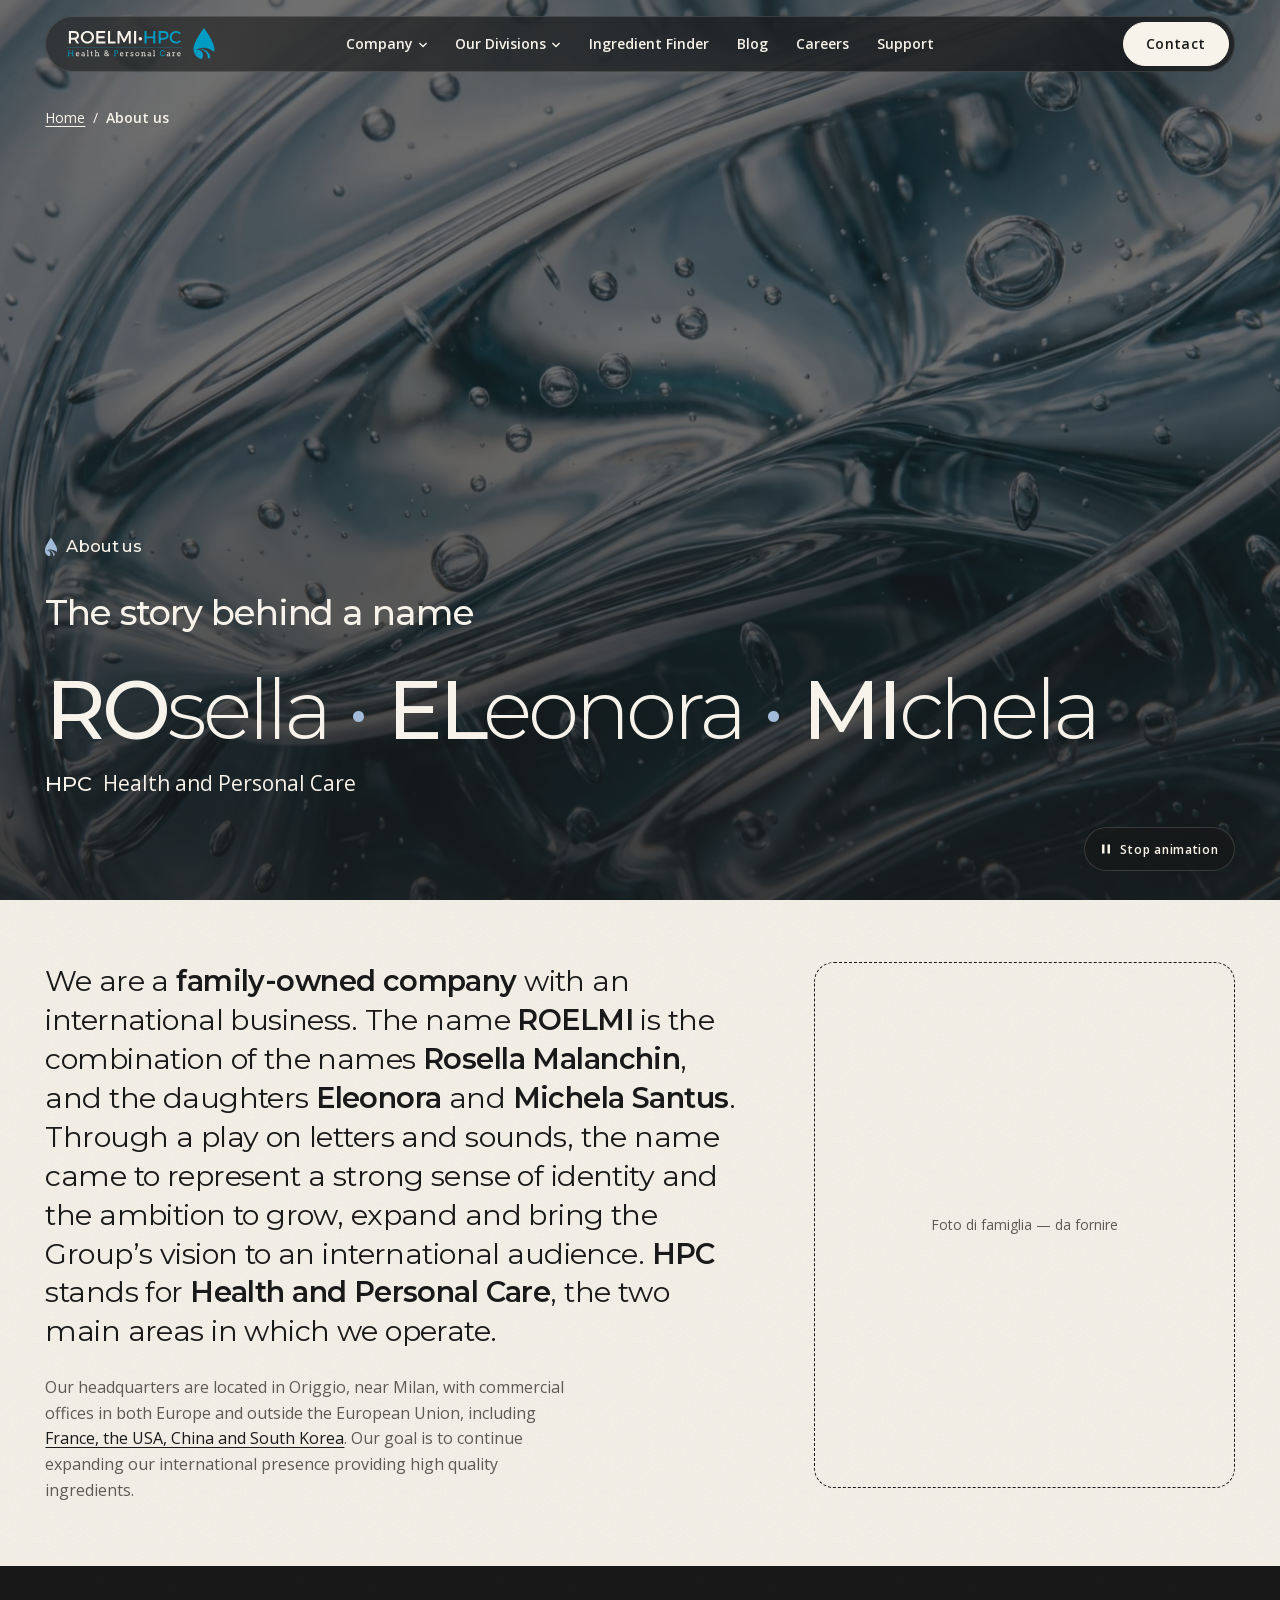
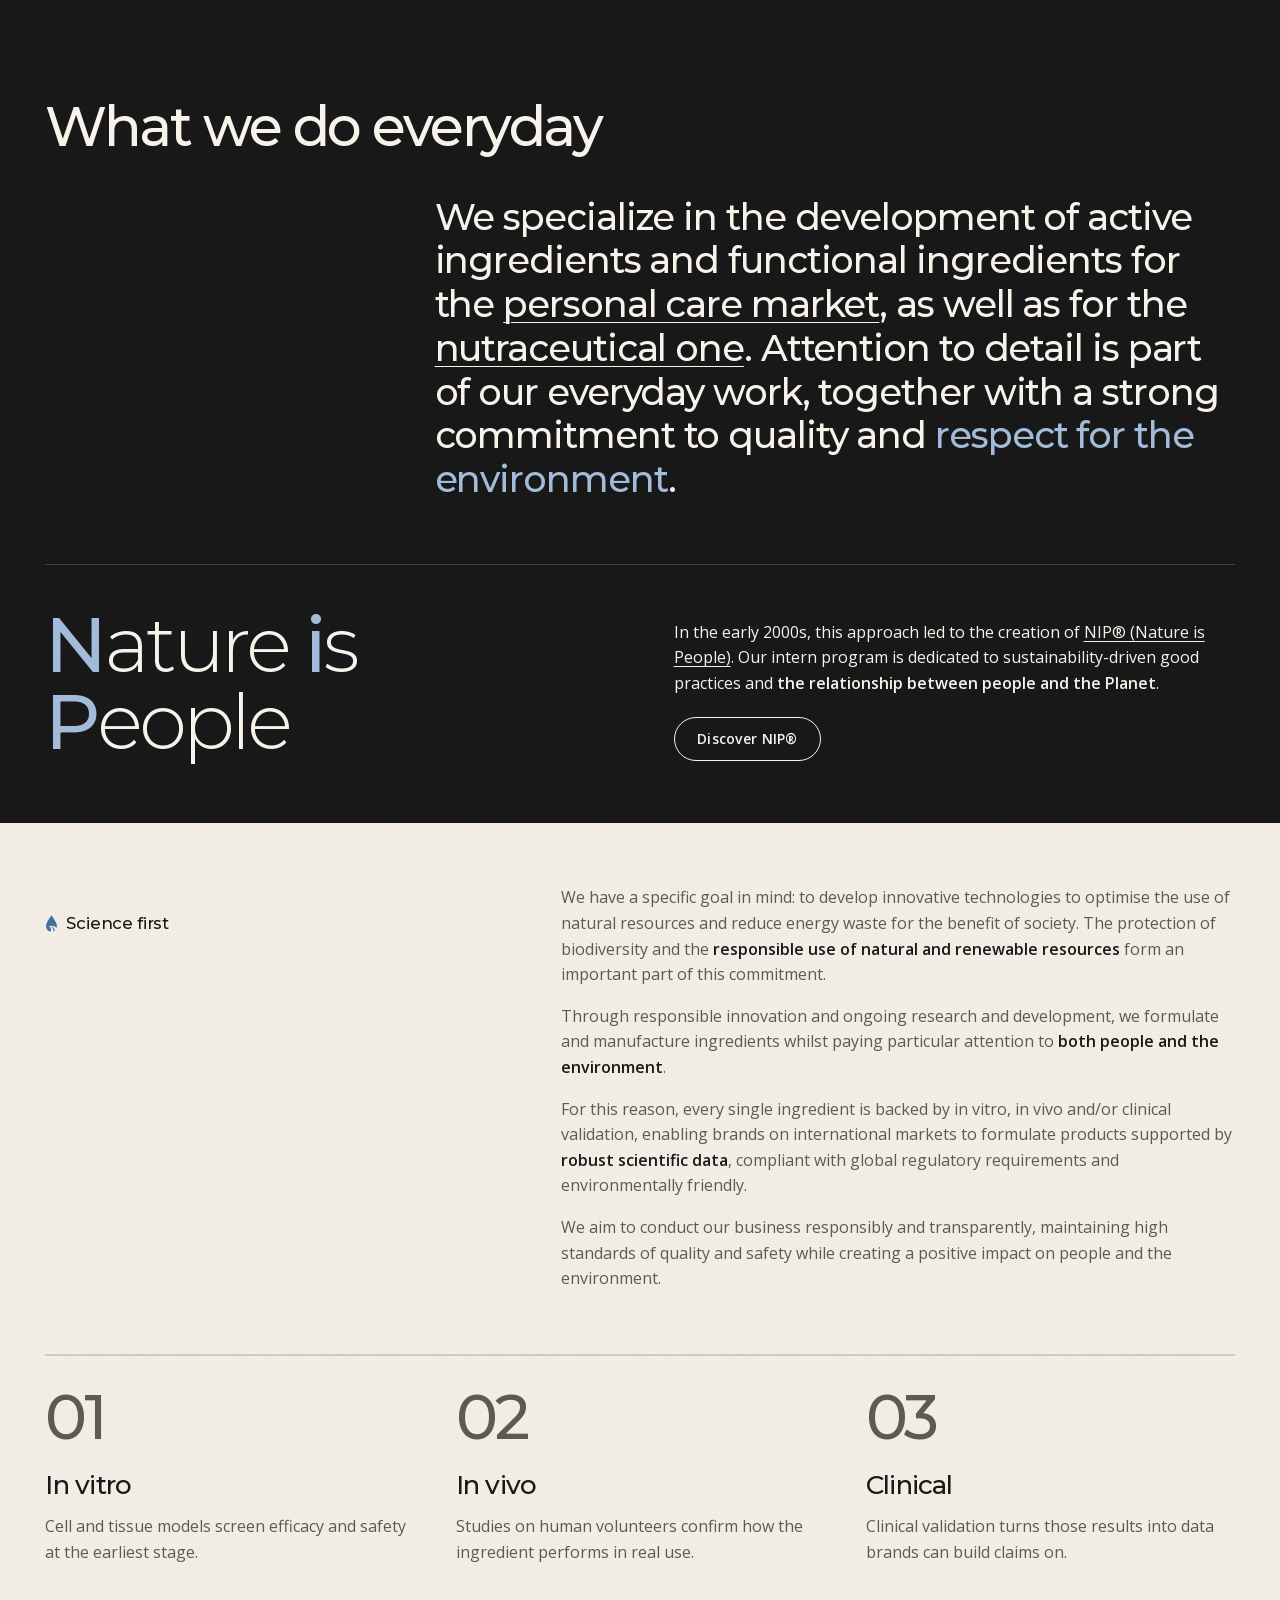
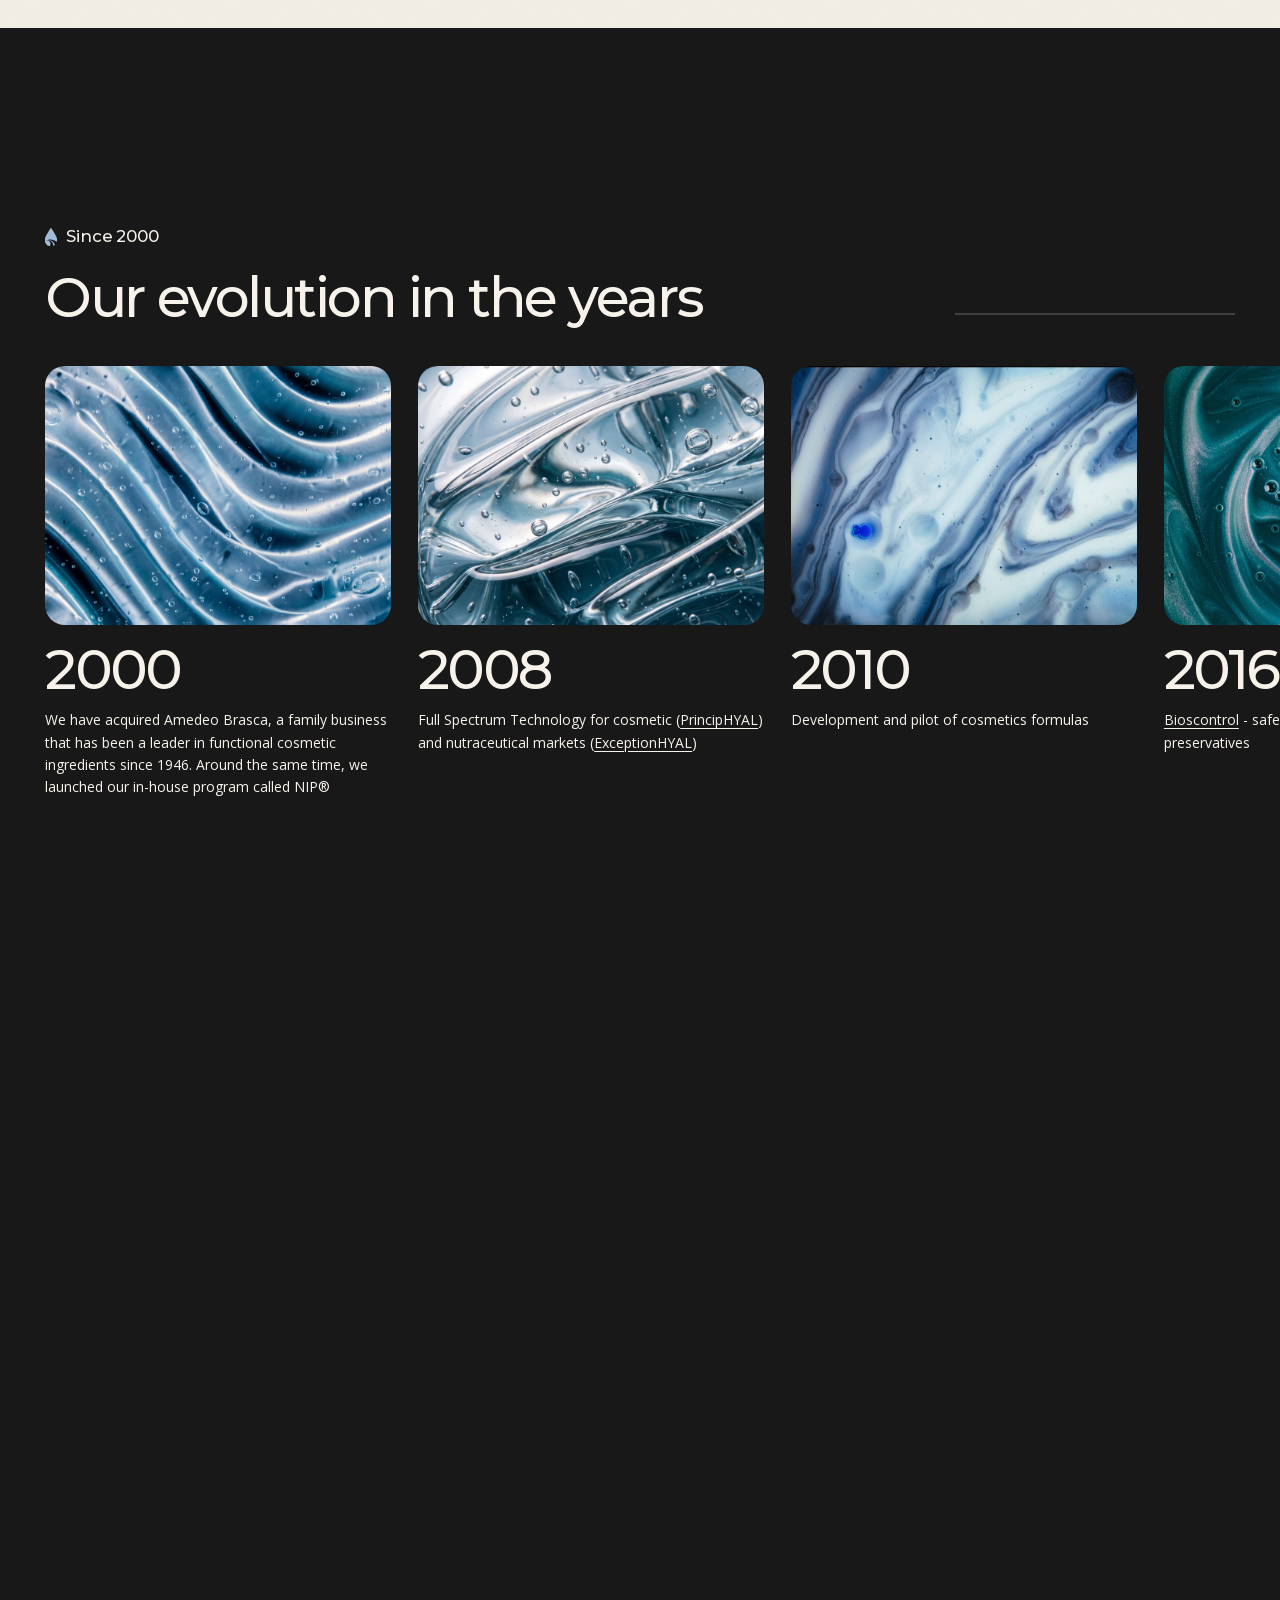
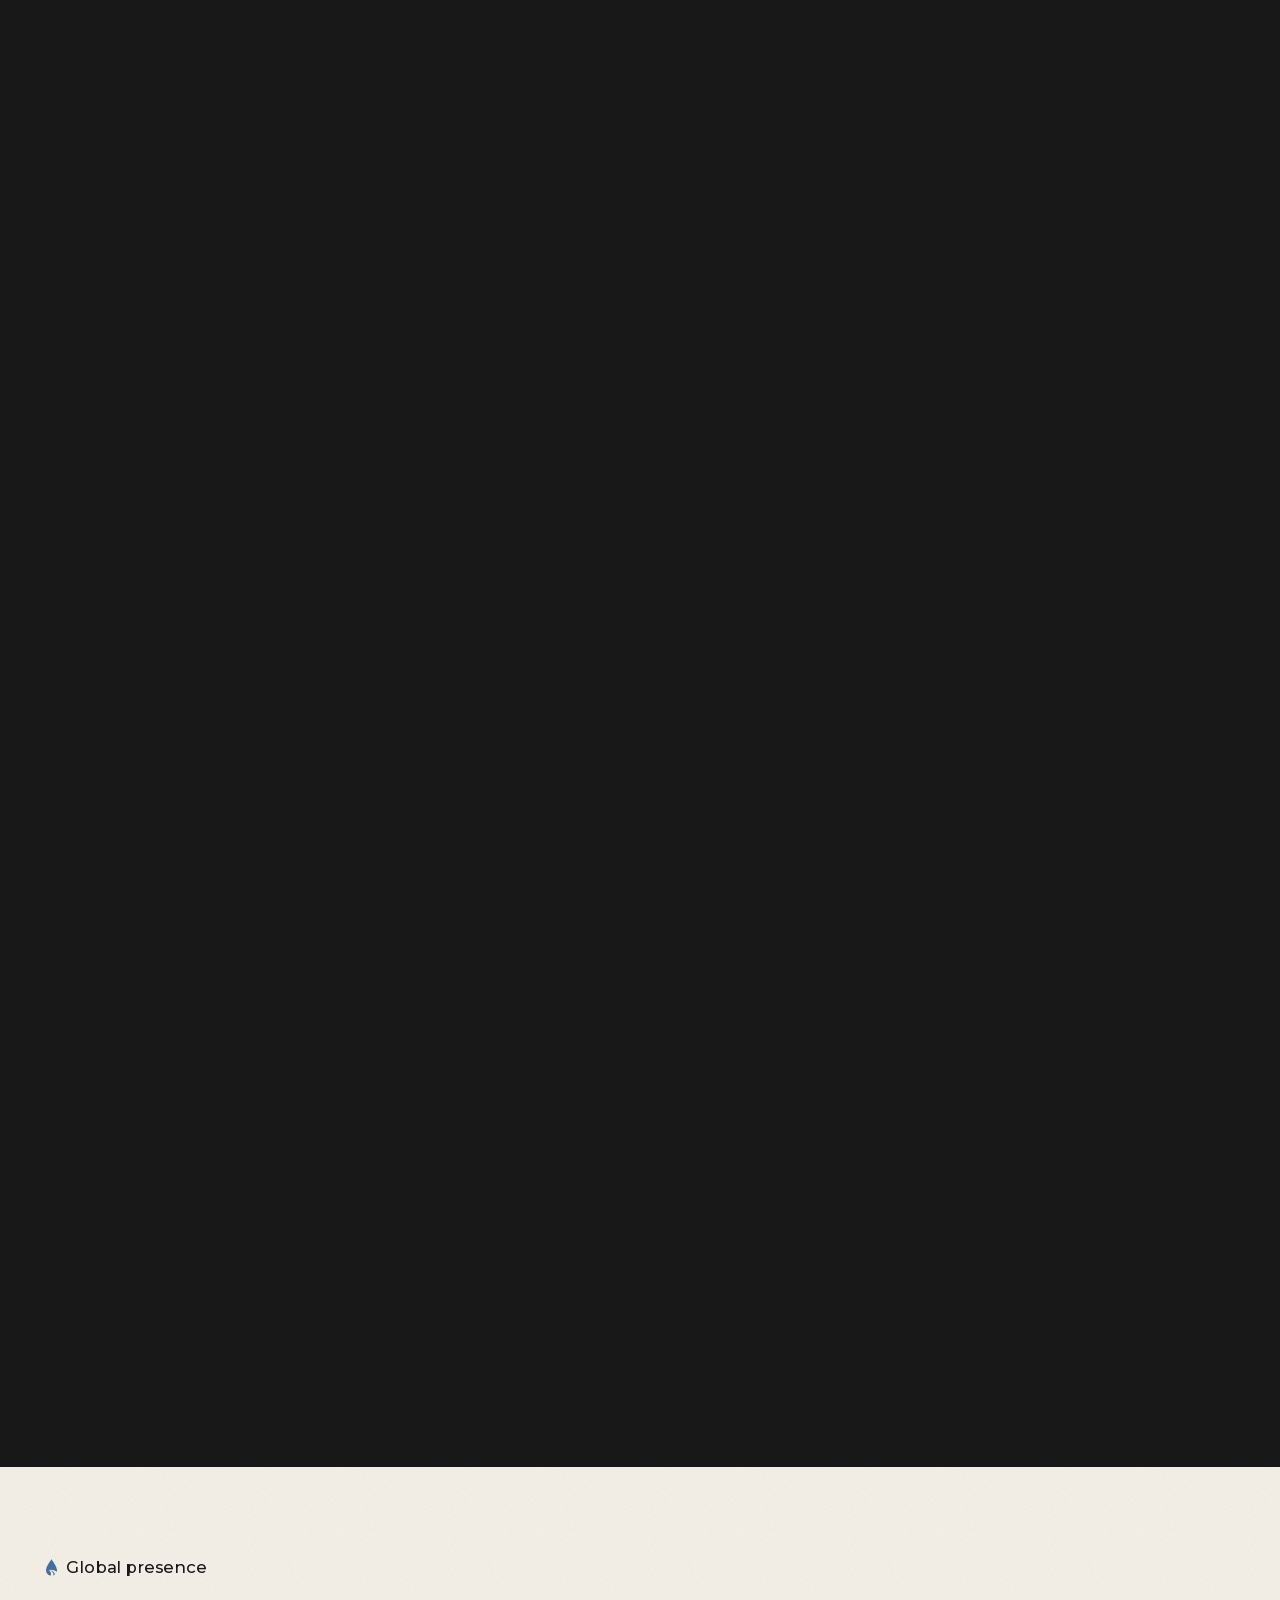
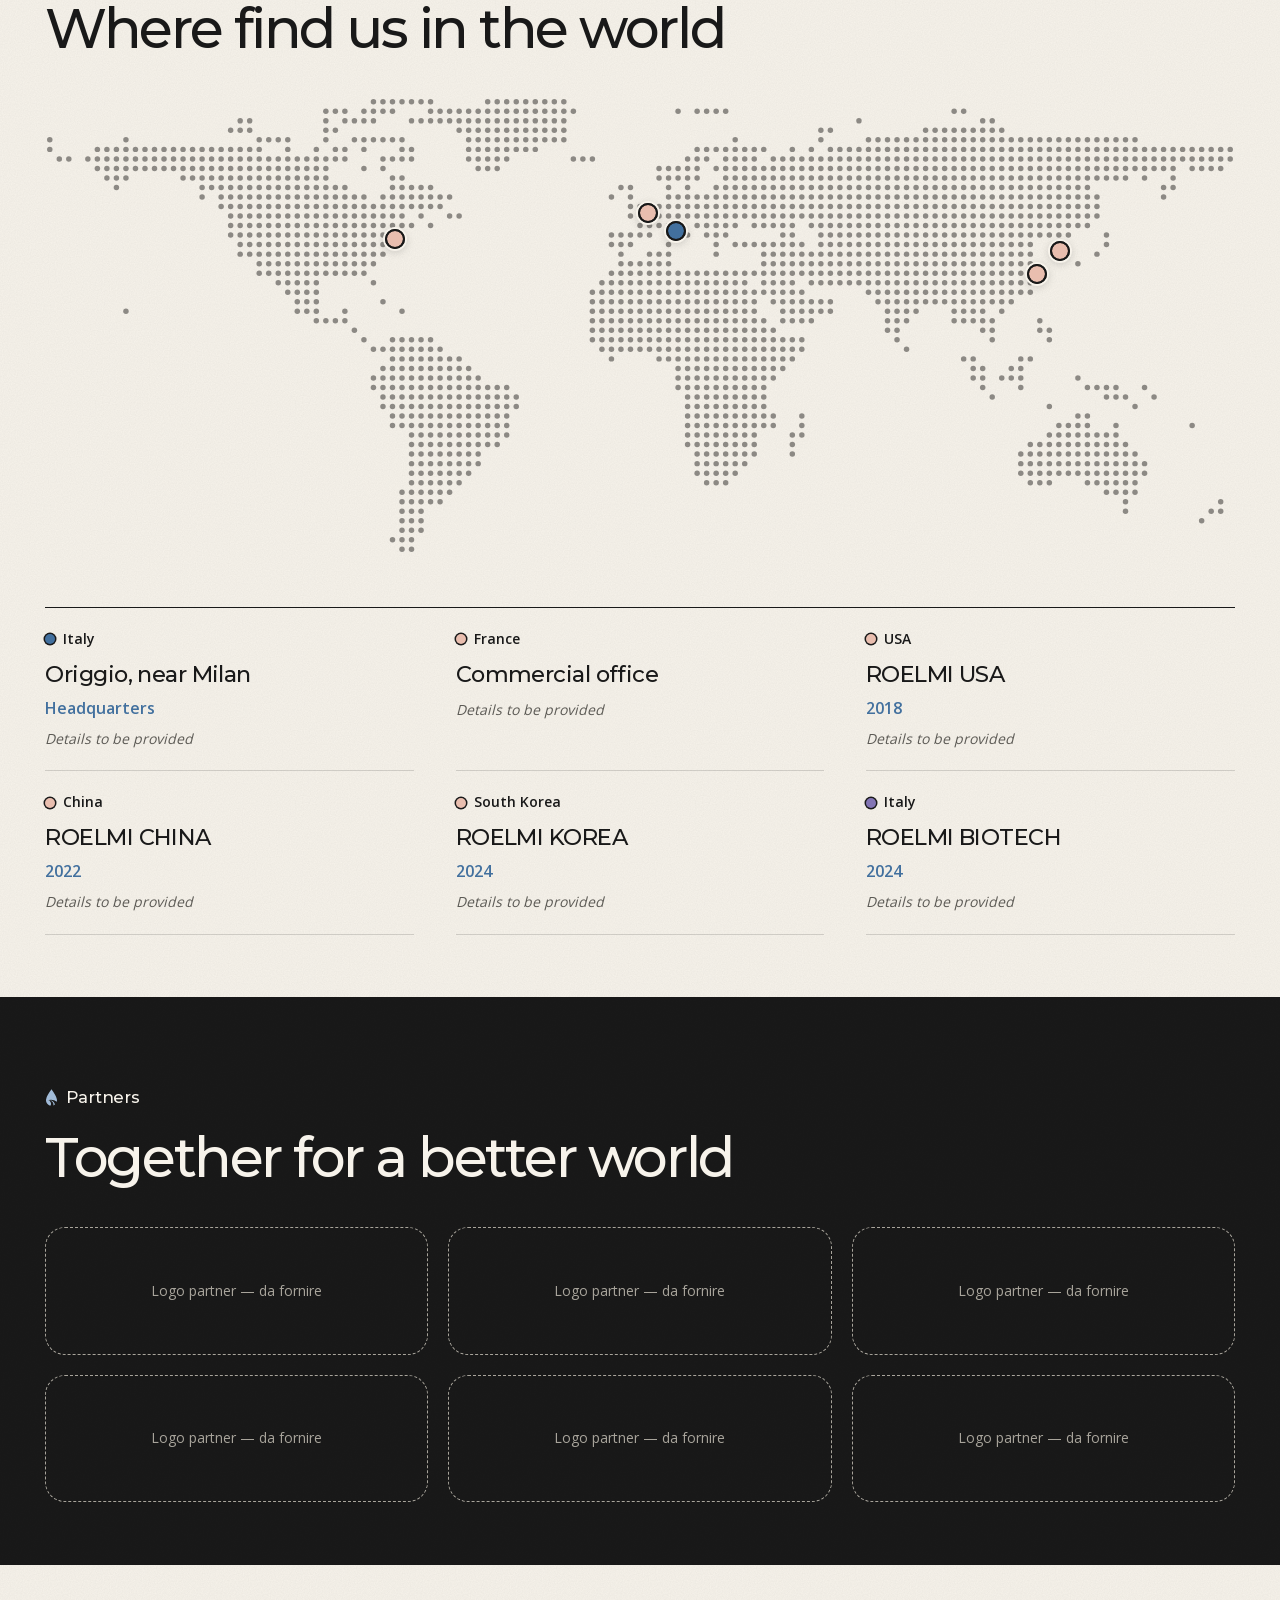
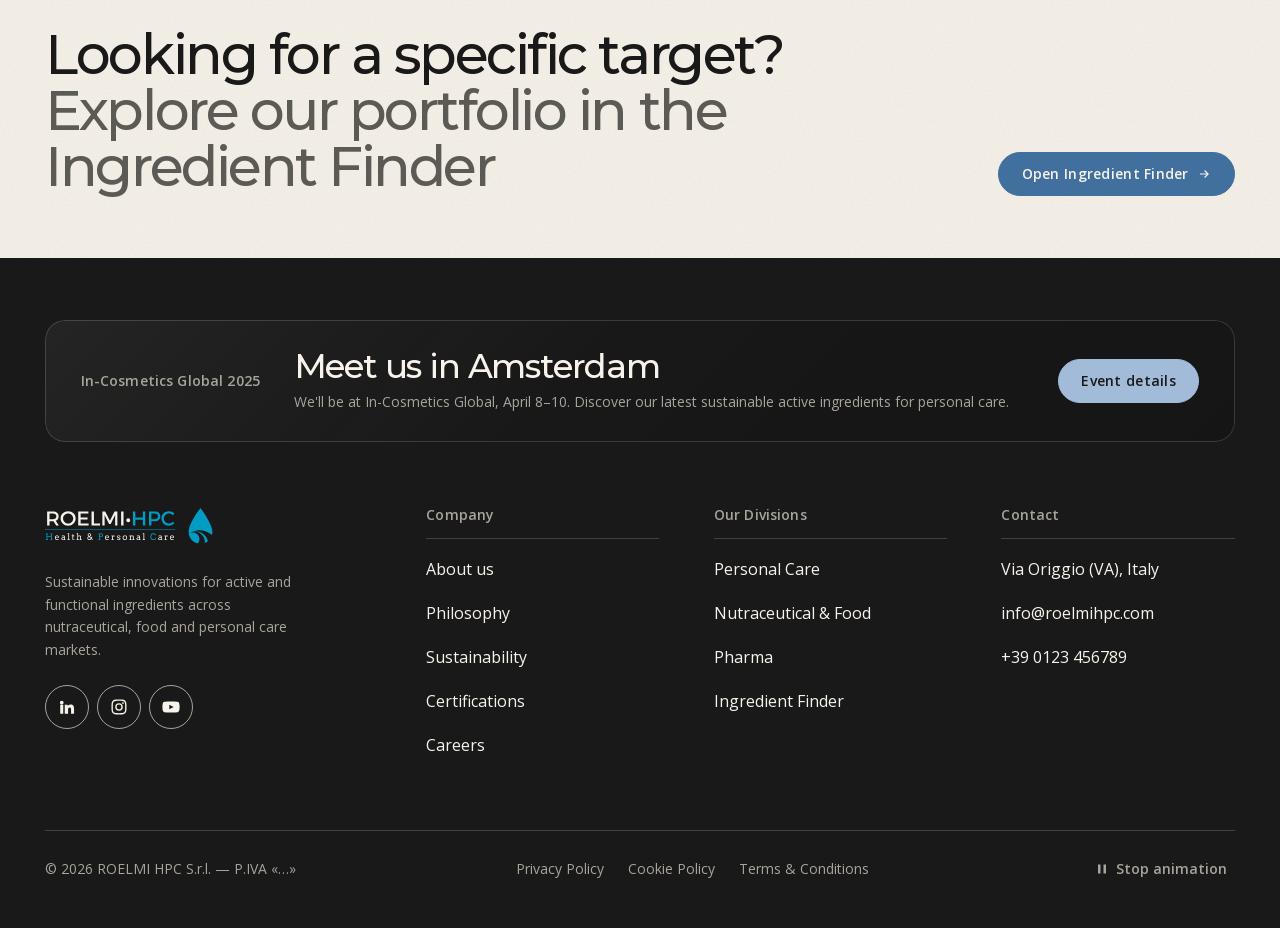
<file: about.html>
<!DOCTYPE html>
<html lang="en" class="no-js">
<head>
  <meta charset="UTF-8">
  <meta name="viewport" content="width=device-width, initial-scale=1">
  <title>About us — The story behind a name | ROELMI HPC</title>
  <meta name="description" content="We are a family-owned company with an international business. ROELMI combines the names Rosella, Eleonora and Michela; HPC stands for Health and Personal Care.">
  <meta name="theme-color" content="#191919">
  <link rel="icon" href="images/favicon.svg" type="image/svg+xml">

  <meta property="og:type" content="website">
  <meta property="og:site_name" content="ROELMI HPC">
  <meta property="og:title" content="About us — The story behind a name">
  <meta property="og:description" content="A family-owned company with an international business.">
  <meta property="og:image" content="images/og-image.jpg">
  <meta name="twitter:card" content="summary_large_image">

  <script>document.documentElement.classList.replace('no-js', 'js');</script>

  <!-- Font serviti dal sito (GDPR) -->
  <link rel="preload" as="font" type="font/woff2" href="fonts/montserrat-latin.woff2" crossorigin>
  <link rel="preload" as="font" type="font/woff2" href="fonts/opensans-latin.woff2" crossorigin>

  <!-- CSS (presence.css: mappa a puntini e punti delle sedi, come in home) -->
  <link rel="stylesheet" href="css/fonts.css">
  <link rel="stylesheet" href="css/reset.css">
  <link rel="stylesheet" href="css/base.css">
  <link rel="stylesheet" href="css/header.css">
  <link rel="stylesheet" href="css/presence.css">
  <link rel="stylesheet" href="css/about.css">
  <link rel="stylesheet" href="css/footer.css">
</head>
<body>

  <svg width="0" height="0" style="position:absolute" aria-hidden="true" focusable="false">
    <symbol id="logo-roelmi" viewBox="0 0 256 54">
      <path d="M12.0334 17.0172C15.3679 17.0172 17.286 15.5943 17.286 12.6599C17.286 9.81631 15.3679 8.45615 12.0334 8.45615L6.90418 8.45615L6.90418 17.0172L12.0334 17.0172ZM13.0217 20.263C12.7103 20.2932 12.3729 20.2932 12.0334 20.2932L6.90418 20.2932L6.90418 26.813L3.25401 26.813L3.25401 5.18224L12.0334 5.18224C17.5649 5.18224 20.748 7.87013 20.748 12.5648C20.748 16.0268 19.1413 18.4682 16.2675 19.5818L21.1178 26.813L16.9767 26.813L13.0217 20.263Z"/>
      <path d="M27.5157 15.9972C27.5157 20.2939 31.0729 23.6954 35.3026 23.6954C39.5388 23.6954 43.0008 20.2939 43.0008 15.9972C43.0008 11.7026 39.5388 8.36382 35.3026 8.36382C31.0383 8.36382 27.5157 11.7026 27.5157 15.9972M46.7397 15.9972C46.7397 22.1752 41.7337 26.9671 35.2723 26.9671C28.8132 26.9671 23.8072 22.1752 23.8072 15.9972C23.8072 9.78669 28.8132 5.08558 35.2723 5.08558C41.7337 5.08558 46.7397 9.81696 46.7397 15.9972"/>
      <path d="M54.2809 8.45615L54.2809 14.2969L64.8487 14.2969L64.8487 17.5751L54.2809 17.5751L54.2809 23.539L66.4553 23.539L66.4553 26.813L50.6351 26.813L50.6351 5.18008L66.0856 5.18008L66.0856 8.45615L54.2809 8.45615Z"/>
      <path d="M83.9182 23.5064L83.9182 26.8127L70.9069 26.8127L70.9069 5.1777L74.5549 5.1777L74.5549 23.5064L83.9182 23.5064Z"/>
      <path d="M106.911 26.8134L106.881 10.6493L100.052 24.558L97.6708 24.558L90.8418 10.6493L90.8418 26.8134L87.4122 26.8134L87.4122 5.17835L91.7349 5.17835L98.8774 19.552L105.983 5.17835L110.28 5.17835L110.28 26.8134L106.911 26.8134Z"/>
      <path d="M115.997 26.8162L119.642 26.8162L119.642 5.18333L115.997 5.18333L115.997 26.8162Z"/>
      <path d="M129.75 18.5313C129.75 20.2915 128.513 21.6236 126.814 21.6236C125.146 21.6236 123.91 20.2915 123.91 18.5313C123.91 16.7711 125.146 15.5018 126.814 15.5018C128.513 15.5018 129.75 16.7711 129.75 18.5313"/>
      <path fill="#009CC4" d="M197.061 8.42653L194.929 11.0841C193.352 9.38232 191.097 8.33354 188.902 8.33354C184.575 8.33354 181.174 11.6723 181.174 15.9345C181.174 20.2009 184.575 23.5678 188.902 23.5678C191.064 23.5678 193.292 22.5796 194.929 21.001L197.091 23.4143C194.898 25.5767 191.776 26.9671 188.718 26.9671C182.382 26.9671 177.469 22.1752 177.469 15.9669C177.469 9.81696 182.443 5.08558 188.841 5.08558C191.899 5.08558 194.959 6.35709 197.061 8.42653ZM149.128 26.8134L149.128 17.8523L137.662 17.8523L137.662 26.8134L134.017 26.8134L134.017 5.17835L137.662 5.17835L137.662 14.5762L149.128 14.5762L149.128 5.17835L152.773 5.17835L152.773 26.8134L149.128 26.8134ZM167.083 20.2932C172.522 20.2932 175.642 17.4497 175.642 12.5648C175.642 7.87013 172.522 5.18224 167.083 5.18224L158.462 5.18224L158.462 26.813L162.107 26.813L162.107 20.2932L167.083 20.2932ZM172.154 12.6599C172.154 15.5943 170.266 17.0172 166.928 17.0172L162.107 17.0172L162.107 8.45615L166.928 8.45615C170.266 8.45615 172.154 9.81631 172.154 12.6599Z"/>
      <path fill="#009CC4" d="M167.99 41.4119C167.698 40.9145 167.311 40.5275 166.826 40.242C166.346 39.9587 165.81 39.816 165.217 39.816C164.709 39.816 164.249 39.9241 163.829 40.1361C163.412 40.3501 163.053 40.6377 162.754 40.9967C162.454 41.3557 162.223 41.773 162.058 42.2444C161.894 42.718 161.809 43.2175 161.809 43.7387C161.809 44.3571 161.902 44.9064 162.086 45.3864C162.268 45.86 162.506 46.2579 162.8 46.5758C163.094 46.8893 163.442 47.1531 163.851 47.365C164.253 47.5791 164.709 47.6808 165.217 47.6808C165.905 47.6808 166.504 47.5164 167.012 47.1812C167.525 46.8525 167.959 46.3011 168.323 45.5378L169.473 46.0827C169.307 46.5498 169.025 47.0061 168.628 47.4451C168.232 47.8797 167.743 48.2343 167.164 48.5025C166.582 48.7728 165.935 48.9047 165.23 48.9047C164.554 48.9047 163.933 48.7771 163.364 48.5241C162.798 48.2689 162.296 47.9056 161.851 47.4321C161.409 46.965 161.07 46.4071 160.839 45.7605C160.605 45.1161 160.488 44.4414 160.488 43.7387C160.488 43.0337 160.605 42.3655 160.839 41.7384C161.07 41.1092 161.399 40.5642 161.818 40.1015C162.238 39.6387 162.739 39.2711 163.323 39.0008C163.905 38.7348 164.536 38.5986 165.217 38.5986C165.821 38.5986 166.346 38.6851 166.785 38.8559C167.226 39.0289 167.598 39.2343 167.908 39.4722C168.215 39.7101 168.478 39.9717 168.701 40.2463L169.395 40.2463L169.395 41.4119L167.99 41.4119ZM8.31148 38.7975L11.527 38.7975L11.527 39.9241L10.5885 39.9241L10.5885 47.5834L11.527 47.5834L11.527 48.7101L8.31148 48.7101L8.31148 47.5834L9.30404 47.5834L9.30404 44.0219L3.56929 44.0219L3.56929 47.5834L4.56401 47.5834L4.56401 48.7101L1.34632 48.7101L1.34632 47.5834L2.28914 47.5834L2.28914 39.9241L1.34632 39.9241L1.34632 38.7975L4.56401 38.7975L4.56401 39.9241L3.56929 39.9241L3.56929 42.9234L9.30404 42.9234L9.30404 39.9241L8.31148 39.9241L8.31148 38.7975ZM86.5788 38.9694C86.2026 38.8548 85.7982 38.7986 85.3506 38.7986L81.3436 38.7986L81.3436 39.9274L82.2843 39.9274L82.2843 47.5845L81.3436 47.5845L81.3436 48.709L84.5591 48.709L84.5591 47.5845L83.5666 47.5845L83.5666 44.1182L85.3268 44.1182C85.7895 44.1182 86.2069 44.049 86.5853 43.9084C86.9594 43.77 87.2838 43.5797 87.5541 43.3419C87.8244 43.1018 88.0341 42.8229 88.1812 42.5007C88.3304 42.1785 88.4039 41.8411 88.4039 41.4778C88.4039 41.041 88.3304 40.6561 88.179 40.321C88.0276 39.9836 87.8179 39.7047 87.5454 39.4798C87.273 39.2527 86.9508 39.0862 86.5788 38.9694ZM85.3506 43.0456L83.5666 43.0456L83.5666 39.9274L85.1884 39.9274C85.8371 39.9274 86.3107 40.0615 86.6091 40.3339C86.9032 40.6086 87.0524 40.9891 87.0524 41.4778C87.0524 41.7352 87.007 41.9601 86.9248 42.1568C86.8405 42.3536 86.7215 42.5158 86.5702 42.6477C86.4231 42.7796 86.2415 42.8748 86.0361 42.9461C85.8285 43.011 85.5993 43.0456 85.3506 43.0456Z"/>
      <path d="M18.3148 42.7781C18.0316 42.7781 17.7829 42.8192 17.5731 42.8992C17.3634 42.9814 17.1839 43.0938 17.0325 43.2452C16.8855 43.3966 16.7644 43.5804 16.6779 43.7966C16.5871 44.015 16.5222 44.2637 16.4768 44.5297L19.9907 44.5297C19.9734 44.2767 19.9302 44.0431 19.8675 43.8334C19.8026 43.6171 19.7096 43.4333 19.5755 43.2755C19.4458 43.1176 19.2793 42.9965 19.0717 42.91C18.8706 42.8214 18.6154 42.7781 18.3148 42.7781L18.3148 42.7781ZM16.4119 45.479C16.4119 45.6714 16.4249 45.8444 16.453 46.0044C16.4833 46.1623 16.5222 46.318 16.5763 46.4607C16.7384 46.8954 16.9958 47.2241 17.3504 47.4446C17.705 47.6652 18.1073 47.7776 18.557 47.7776C18.9095 47.7776 19.2512 47.7257 19.5885 47.6263C19.9215 47.529 20.2697 47.3776 20.6351 47.1657L21.1282 47.996C20.6805 48.3031 20.2372 48.5302 19.7853 48.6772C19.3355 48.8242 18.8706 48.8999 18.3862 48.8999C17.9299 48.8999 17.5039 48.8242 17.1169 48.6707C16.7255 48.5172 16.3903 48.2901 16.107 47.9896C15.8259 47.689 15.6053 47.3149 15.4475 46.8673C15.2875 46.4175 15.2096 45.892 15.2096 45.2952C15.2096 44.8108 15.2766 44.3545 15.4107 43.9264C15.5448 43.496 15.7502 43.1198 16.0184 42.7997C16.2843 42.4819 16.6173 42.2267 17.0131 42.0407C17.411 41.8504 17.8737 41.7575 18.3992 41.7575C18.9095 41.7575 19.3355 41.8353 19.6772 41.9888C20.021 42.1445 20.3 42.35 20.5162 42.6051C20.7324 42.8603 20.8946 43.1522 21.0049 43.4787C21.1152 43.8074 21.1952 44.1404 21.2406 44.4778C21.2579 44.6421 21.273 44.8108 21.2795 44.9838C21.2882 45.1525 21.2903 45.3168 21.2903 45.479L16.4119 45.479Z"/>
      <path d="M27.4217 47.878C27.5839 47.878 27.7439 47.8607 27.9061 47.8196C28.0682 47.7807 28.2218 47.7288 28.3623 47.6596C28.505 47.5925 28.6413 47.5125 28.7624 47.426C28.8835 47.3352 28.9873 47.2422 29.0716 47.1449L29.0759 45.6182L27.666 45.6182C27.4282 45.6182 27.2141 45.642 27.0195 45.6961C26.8248 45.748 26.6583 45.8215 26.5156 45.9253C26.3751 46.0248 26.2648 46.148 26.1848 46.2972C26.1069 46.4443 26.068 46.6151 26.068 46.8076C26.068 46.9871 26.1004 47.1406 26.1653 47.2768C26.2323 47.4066 26.3232 47.519 26.4421 47.6077C26.5632 47.6963 26.7059 47.7634 26.8724 47.8109C27.0368 47.8585 27.2206 47.878 27.4217 47.878L27.4217 47.878ZM29.0716 48.0812C28.8121 48.3213 28.5267 48.518 28.2174 48.6716C27.9061 48.8229 27.5493 48.9008 27.1535 48.9008C26.8227 48.9008 26.5178 48.8446 26.2432 48.7429C25.9664 48.637 25.7242 48.4943 25.5274 48.3148C25.3263 48.131 25.1684 47.9234 25.0581 47.6833C24.9479 47.4433 24.8916 47.1882 24.8916 46.9179C24.8916 46.6303 24.9327 46.3751 25.0192 46.1524C25.1036 45.9318 25.2182 45.7393 25.3587 45.5728C25.4993 45.4106 25.6658 45.2723 25.8561 45.1598C26.0464 45.0495 26.2432 44.9587 26.4529 44.8938C26.6583 44.8246 26.8703 44.7792 27.0865 44.7511C27.2984 44.723 27.506 44.7079 27.7049 44.7079C28.0163 44.7079 28.2802 44.7165 28.4942 44.7381C28.7083 44.7576 28.9029 44.7814 29.0759 44.8181L29.0824 44.2624C29.0824 44.0245 29.05 43.8148 28.9786 43.6396C28.9073 43.4623 28.8099 43.3153 28.6824 43.2006C28.5569 43.086 28.4077 42.9995 28.2304 42.9433C28.0531 42.8849 27.8585 42.859 27.6379 42.859C27.4303 42.859 27.2357 42.8741 27.0497 42.9001C26.8594 42.9303 26.6864 42.9671 26.5243 43.0104C26.3599 43.0579 26.2086 43.1098 26.0702 43.166C25.9339 43.2288 25.8193 43.2871 25.722 43.352L25.322 42.5108C25.482 42.4049 25.6636 42.3097 25.8518 42.2189C26.0442 42.1281 26.2453 42.0546 26.4572 41.9897C26.667 41.927 26.8832 41.8772 27.106 41.8405C27.3265 41.8037 27.5428 41.7864 27.7547 41.7864C28.1482 41.7864 28.5007 41.8297 28.8164 41.927C29.1278 42.02 29.396 42.1627 29.6122 42.3595C29.8306 42.5584 29.9993 42.8071 30.116 43.1098C30.235 43.4147 30.2934 43.7759 30.2934 44.1975L30.2869 47.5839L31.0372 47.5839L31.0372 48.7083L29.0716 48.7083L29.0716 48.0812Z"/>
      <path d="M34.5012 38.5337L36.7004 38.5337L36.7004 47.5856L37.7167 47.5856L37.7167 48.7079L34.5012 48.7079L34.5012 47.5856L35.483 47.5856L35.483 39.6603L34.5012 39.6603L34.5012 38.5337Z"/>
      <path d="M43.0136 41.9335L44.6008 41.9335L44.6008 42.9217L43.0006 42.9217L42.9812 46.8335C42.9812 47.0995 43.0136 47.3157 43.0742 47.4801C43.1347 47.6466 43.2342 47.759 43.3682 47.8239C43.5023 47.8866 43.6537 47.9212 43.8245 47.9212C44.0062 47.9212 44.1705 47.9018 44.3089 47.8693C44.4494 47.8347 44.5987 47.7807 44.7652 47.7028L45.0463 48.5202C44.8365 48.6283 44.6181 48.717 44.3889 48.7775C44.1554 48.8402 43.8851 48.8748 43.5693 48.8748C43.2709 48.8748 43.0136 48.8338 42.793 48.7624C42.5746 48.691 42.3887 48.5699 42.2395 48.4034C42.0881 48.2326 41.9756 48.0056 41.9021 47.7179C41.8264 47.4325 41.7918 47.0757 41.7918 46.6497L41.8113 42.9217L40.7301 42.9217L40.7301 41.9335L41.8243 41.9335L41.8243 40.3138L43.0136 39.7516L43.0136 41.9335Z"/>
      <path d="M48.2687 38.5337L50.4138 38.5337L50.4138 42.6812L50.4549 42.6812C50.5739 42.558 50.7166 42.4455 50.8766 42.3396C51.0345 42.2315 51.2031 42.1385 51.3761 42.0606C51.5491 41.9828 51.7308 41.9179 51.9167 41.8768C52.1027 41.8336 52.3016 41.8119 52.5049 41.8119C52.8682 41.8119 53.1969 41.8617 53.4888 41.9612C53.7786 42.0628 54.0294 42.2163 54.2327 42.4174C54.4381 42.625 54.596 42.8867 54.7084 43.2067C54.8187 43.5289 54.8728 43.9052 54.8728 44.3441L54.8728 47.5856L55.8934 47.5856L55.8934 48.7079L52.6779 48.7079L52.6779 47.5856L53.6056 47.5856L53.6056 44.4933C53.6056 43.9744 53.4737 43.5786 53.212 43.3127C52.9482 43.0424 52.5698 42.9083 52.0767 42.9083C51.7935 42.9083 51.5123 42.9775 51.2247 43.1072C50.9393 43.2435 50.6647 43.4078 50.4138 43.6111L50.4138 47.5856L51.3956 47.5856L51.3956 48.7079L48.1779 48.7079L48.1779 47.5856L49.2007 47.5856L49.2007 39.6603L48.2687 39.6603L48.2687 38.5337Z"/>
      <path d="M68.7198 42.0012C68.8344 41.8757 68.9296 41.7395 69.0074 41.5773C69.0853 41.4195 69.1242 41.253 69.1242 41.0778C69.1242 40.894 69.0853 40.7167 69.0053 40.5502C68.9252 40.3793 68.815 40.2301 68.6809 40.0961C68.5447 39.9685 68.3868 39.8625 68.2073 39.789C68.0257 39.709 67.8332 39.6722 67.6364 39.6722C67.4159 39.6722 67.2191 39.709 67.0418 39.7825C66.8666 39.8539 66.7131 39.9533 66.5877 40.0766C66.4622 40.2042 66.3628 40.3512 66.2936 40.5199C66.2244 40.6886 66.1876 40.868 66.1876 41.0627C66.1876 41.2486 66.233 41.4411 66.3239 41.6422C66.4147 41.8476 66.5747 42.0595 66.8104 42.2823L67.3921 42.8229C67.6516 42.7126 67.8916 42.5872 68.1187 42.4574C68.3457 42.3277 68.5447 42.1741 68.7198 42.0012L68.7198 42.0012ZM66.6871 44.356C66.5358 44.4144 66.4039 44.4987 66.2849 44.6069C66.1638 44.7128 66.06 44.8361 65.9714 44.9723C65.8849 45.1107 65.82 45.2599 65.7703 45.4178C65.7227 45.5756 65.6989 45.7378 65.6989 45.8978C65.6989 46.1508 65.7465 46.3844 65.846 46.6006C65.9454 46.819 66.0795 47.0028 66.2503 47.1607C66.4233 47.3186 66.6266 47.4418 66.858 47.5305C67.0937 47.6191 67.3424 47.6645 67.6083 47.6645C67.8332 47.6645 68.0473 47.6321 68.2484 47.5759C68.4495 47.5197 68.6355 47.4418 68.8106 47.3402C68.9836 47.2385 69.1458 47.1131 69.2907 46.9747C69.4377 46.832 69.5761 46.6785 69.7016 46.512L67.2148 44.1117L66.6871 44.356ZM72.0175 48.7479L70.4714 47.2558C70.2876 47.4829 70.093 47.6905 69.8767 47.8808C69.6626 48.0667 69.4356 48.2289 69.1934 48.3652C68.9512 48.5057 68.696 48.6117 68.4214 48.6895C68.1489 48.763 67.8613 48.8041 67.5543 48.8041C67.1348 48.8041 66.7369 48.7263 66.3693 48.5771C66.0017 48.43 65.6816 48.2289 65.407 47.9716C65.1345 47.7121 64.9204 47.4094 64.7647 47.0569C64.6069 46.7066 64.529 46.3282 64.529 45.9238C64.529 45.6578 64.5701 45.3983 64.6501 45.1475C64.728 44.8988 64.8404 44.6631 64.981 44.4447C65.1259 44.2284 65.2902 44.0295 65.4783 43.8543C65.6686 43.6835 65.9671 43.4911 66.3649 43.29L65.9325 42.8704C65.8222 42.7667 65.7097 42.6456 65.6038 42.5093C65.4978 42.3753 65.4048 42.2282 65.3227 42.0725C65.2426 41.9168 65.1756 41.7525 65.1259 41.5838C65.0761 41.413 65.0502 41.2421 65.0502 41.0778C65.0502 40.7296 65.1194 40.4074 65.2535 40.1047C65.3897 39.8041 65.5713 39.5403 65.807 39.3197C66.0384 39.0949 66.3152 38.9219 66.6266 38.7943C66.9423 38.6645 67.2775 38.6018 67.6364 38.6018C68.0149 38.6018 68.3652 38.6667 68.6895 38.8029C69.0139 38.937 69.2929 39.1208 69.5307 39.3457C69.7686 39.5706 69.9502 39.8344 70.0865 40.1371C70.2205 40.4356 70.2876 40.7513 70.2876 41.0778C70.2876 41.3395 70.2638 41.5687 70.2119 41.7698C70.1578 41.9666 70.0865 42.1439 69.987 42.3017C69.894 42.4574 69.7794 42.6001 69.6453 42.7299C69.5134 42.8575 69.3707 42.9764 69.2215 43.0845C69.0723 43.197 68.9144 43.2964 68.7587 43.3829C68.6031 43.4716 68.4409 43.5603 68.2744 43.6403L70.2746 45.5043C70.4173 45.1864 70.5276 44.8707 70.6119 44.5636C70.6984 44.2501 70.7655 43.9668 70.813 43.7116L72.0413 43.7116C71.9678 44.1225 71.8553 44.5506 71.7018 44.9896C71.5483 45.4308 71.3536 45.8611 71.1201 46.2827L72.9236 47.9586L72.0175 48.7479Z"/>
      <path d="M94.5772 42.7781C94.2918 42.7781 94.0452 42.8192 93.8333 42.8992C93.6236 42.9814 93.4419 43.0938 93.2949 43.2452C93.1435 43.3966 93.0267 43.5804 92.9381 43.7966C92.8473 44.015 92.7802 44.2637 92.7391 44.5297L96.2487 44.5297C96.2314 44.2767 96.1925 44.0431 96.1298 43.8334C96.0671 43.6171 95.9676 43.4333 95.8379 43.2755C95.706 43.1176 95.5416 42.9965 95.334 42.91C95.1286 42.8214 94.8778 42.7781 94.5772 42.7781L94.5772 42.7781ZM92.6743 45.479C92.6743 45.6714 92.6872 45.8444 92.7153 46.0044C92.7456 46.1623 92.7845 46.318 92.8343 46.4607C92.9986 46.8954 93.256 47.2241 93.6128 47.4446C93.9674 47.6652 94.3696 47.7776 94.8172 47.7776C95.1719 47.7776 95.5135 47.7257 95.8465 47.6263C96.1817 47.529 96.532 47.3776 96.8996 47.1657L97.3883 47.996C96.9429 48.3031 96.4953 48.5302 96.0498 48.6772C95.5979 48.8242 95.1329 48.8999 94.6486 48.8999C94.1901 48.8999 93.7663 48.8242 93.3749 48.6707C92.9857 48.5172 92.6483 48.2901 92.3694 47.9896C92.0882 47.689 91.8698 47.3149 91.7098 46.8673C91.5498 46.4175 91.4698 45.892 91.4698 45.2952C91.4698 44.8108 91.539 44.3545 91.6731 43.9264C91.8093 43.496 92.0104 43.1198 92.2764 42.7997C92.5467 42.4819 92.8775 42.2267 93.2733 42.0407C93.6711 41.8504 94.1361 41.7575 94.6615 41.7575C95.1719 41.7575 95.5979 41.8353 95.9395 41.9888C96.2833 42.1445 96.5623 42.35 96.7764 42.6051C96.9926 42.8603 97.157 43.1522 97.2673 43.4787C97.3797 43.8074 97.4554 44.1404 97.4986 44.4778C97.5202 44.6421 97.5354 44.8108 97.5419 44.9838C97.5484 45.1525 97.5527 45.3168 97.5527 45.479L92.6743 45.479Z"/>
      <path d="M106.221 43.3674L104.978 43.3674L104.978 42.95C104.833 42.95 104.688 42.976 104.537 43.0322C104.385 43.0841 104.245 43.1684 104.115 43.2809C103.983 43.3912 103.871 43.5317 103.771 43.7025C103.674 43.8734 103.603 44.0788 103.561 44.3145L103.561 47.5819L104.71 47.5819L104.71 48.7107L101.347 48.7107L101.347 47.5819L102.283 47.5819L102.29 43.056L101.347 43.056L101.347 41.9337L103.512 41.9337L103.512 42.87C103.594 42.7295 103.68 42.6019 103.78 42.4808C103.877 42.3597 103.983 42.2559 104.104 42.1672C104.225 42.0786 104.357 42.0072 104.504 41.9596C104.649 41.9077 104.807 41.8818 104.978 41.8818L105.618 41.8818C105.819 41.8818 106.02 41.8861 106.221 41.8948L106.221 43.3674Z"/>
      <path d="M113.552 43.285C113.468 43.1574 113.358 43.0514 113.221 42.9714C113.087 42.8914 112.936 42.8309 112.772 42.7941C112.607 42.7595 112.443 42.7379 112.287 42.7379C112.112 42.7379 111.952 42.7595 111.807 42.7984C111.66 42.8374 111.537 42.8936 111.429 42.9693C111.327 43.0428 111.243 43.1315 111.184 43.2396C111.124 43.3477 111.098 43.4645 111.098 43.5985C111.098 43.8234 111.167 44.0029 111.301 44.1348C111.44 44.2689 111.671 44.3943 111.993 44.5024L113.293 44.963C113.853 45.149 114.262 45.4042 114.515 45.7264C114.774 46.0507 114.904 46.4356 114.904 46.8854C114.904 47.186 114.843 47.4628 114.724 47.7115C114.603 47.9645 114.432 48.1785 114.212 48.3515C113.993 48.531 113.73 48.6651 113.418 48.7646C113.109 48.8619 112.765 48.9138 112.382 48.9138C111.857 48.9138 111.429 48.8273 111.098 48.6564C110.765 48.4856 110.51 48.265 110.332 47.9818L109.651 47.9818L109.651 46.8573L111.005 46.8573C111.005 47.0433 111.046 47.2055 111.124 47.3395C111.206 47.4736 111.314 47.5796 111.446 47.6617C111.578 47.7461 111.731 47.8088 111.896 47.8455C112.067 47.8866 112.237 47.9082 112.41 47.9082C112.581 47.9082 112.743 47.8866 112.904 47.8434C113.059 47.8023 113.198 47.7417 113.319 47.6596C113.438 47.5796 113.531 47.4822 113.602 47.3698C113.671 47.2552 113.706 47.1254 113.706 46.9827C113.706 46.7643 113.637 46.5784 113.492 46.427C113.353 46.2756 113.113 46.1372 112.772 46.0161L111.476 45.5317C110.949 45.3458 110.557 45.1057 110.302 44.816C110.047 44.5241 109.922 44.1608 109.922 43.7261C109.922 43.4385 109.976 43.1725 110.082 42.9282C110.185 42.686 110.341 42.4741 110.546 42.2968C110.748 42.1194 110.992 41.981 111.288 41.8837C111.578 41.7843 111.913 41.7324 112.287 41.7324C112.772 41.7324 113.176 41.7994 113.505 41.9335C113.831 42.0697 114.125 42.3011 114.387 42.6276L115.021 42.6276L115.021 43.7542L113.678 43.7542C113.678 43.5704 113.639 43.4147 113.552 43.285"/>
      <path d="M119.603 45.3207C119.603 45.7099 119.657 46.0602 119.768 46.3759C119.878 46.6873 120.032 46.9555 120.228 47.176C120.419 47.3966 120.646 47.5674 120.901 47.6885C121.156 47.8053 121.426 47.8659 121.714 47.8659C122.014 47.8659 122.293 47.8075 122.555 47.6907C122.812 47.5739 123.042 47.4031 123.23 47.1825C123.422 46.962 123.574 46.6982 123.682 46.3803C123.792 46.071 123.846 45.7164 123.846 45.3207C123.846 44.9142 123.792 44.5509 123.682 44.2308C123.574 43.9129 123.422 43.647 123.234 43.4329C123.044 43.2188 122.819 43.0566 122.557 42.9485C122.298 42.8382 122.014 42.7842 121.714 42.7842C121.426 42.7842 121.156 42.8382 120.901 42.9485C120.646 43.0566 120.419 43.2188 120.228 43.4329C120.032 43.647 119.878 43.9129 119.768 44.2308C119.657 44.5509 119.603 44.9142 119.603 45.3207M118.315 45.3207C118.317 44.7866 118.405 44.2979 118.572 43.8546C118.741 43.4178 118.974 43.0393 119.277 42.7236C119.575 42.4057 119.934 42.1614 120.347 41.9949C120.762 41.8241 121.219 41.7397 121.714 41.7397C122.216 41.7397 122.674 41.8241 123.093 41.9949C123.507 42.1614 123.865 42.4057 124.162 42.715C124.456 43.0264 124.687 43.4026 124.856 43.8438C125.018 44.2849 125.1 44.7714 125.1 45.3099C125.1 45.8353 125.018 46.3219 124.856 46.763C124.687 47.2085 124.456 47.5869 124.162 47.9026C123.865 48.2227 123.507 48.4713 123.093 48.6465C122.674 48.826 122.216 48.9125 121.714 48.9125C121.204 48.9125 120.741 48.826 120.326 48.6487C119.915 48.4757 119.558 48.2313 119.264 47.9156C118.968 47.5977 118.736 47.2193 118.57 46.7825C118.405 46.3414 118.317 45.8526 118.315 45.3207"/>
      <path d="M133.018 47.5845L133.974 47.5845L133.974 44.4901C133.974 43.9711 133.842 43.5797 133.576 43.3094C133.312 43.0434 132.934 42.9094 132.445 42.9094C132.16 42.9094 131.874 42.9764 131.587 43.1126C131.299 43.2467 131.024 43.4154 130.769 43.6143L130.769 47.5845L131.723 47.5845L131.723 48.7111L128.559 48.7111L128.559 47.5845L129.502 47.5845L129.502 43.0586L128.559 43.0586L128.559 41.9363L130.715 41.9363L130.715 42.7321L130.73 42.7321C130.875 42.6045 131.029 42.4855 131.189 42.3753C131.355 42.2585 131.526 42.1612 131.706 42.079C131.883 41.9947 132.071 41.9298 132.263 41.8844C132.458 41.8346 132.661 41.813 132.875 41.813C133.239 41.813 133.565 41.8606 133.857 41.9579C134.147 42.0617 134.393 42.2152 134.601 42.4185C134.806 42.6239 134.964 42.8877 135.077 43.2056C135.187 43.5278 135.241 43.9062 135.241 44.3409L135.241 47.5845L136.184 47.5845L136.184 48.7111L133.018 48.7111L133.018 47.5845Z"/>
      <path d="M141.969 47.878C142.131 47.878 142.291 47.8607 142.453 47.8196C142.615 47.7807 142.769 47.7288 142.909 47.6596C143.052 47.5925 143.188 47.5125 143.31 47.426C143.431 47.3352 143.534 47.2422 143.619 47.1449L143.623 45.6182L142.213 45.6182C141.975 45.6182 141.761 45.642 141.567 45.6961C141.372 45.748 141.205 45.8215 141.063 45.9253C140.922 46.0248 140.81 46.148 140.732 46.2972C140.654 46.4443 140.615 46.6151 140.615 46.8076C140.615 46.9871 140.648 47.1406 140.712 47.2768C140.779 47.4066 140.87 47.519 140.989 47.6077C141.11 47.6963 141.253 47.7634 141.42 47.8109C141.584 47.8585 141.768 47.878 141.969 47.878L141.969 47.878ZM143.619 48.0812C143.359 48.3213 143.074 48.518 142.765 48.6716C142.453 48.8229 142.096 48.9008 141.701 48.9008C141.37 48.9008 141.065 48.8446 140.79 48.7429C140.514 48.637 140.271 48.4943 140.075 48.3148C139.873 48.131 139.716 47.9234 139.605 47.6833C139.495 47.4433 139.439 47.1882 139.439 46.9179C139.439 46.6303 139.48 46.3751 139.566 46.1524C139.651 45.9318 139.765 45.7393 139.906 45.5728C140.046 45.4106 140.213 45.2723 140.405 45.1598C140.594 45.0495 140.79 44.9587 141 44.8938C141.205 44.8246 141.417 44.7792 141.634 44.7511C141.846 44.723 142.053 44.7079 142.252 44.7079C142.563 44.7079 142.827 44.7165 143.041 44.7381C143.255 44.7576 143.45 44.7814 143.623 44.8181L143.63 44.2624C143.63 44.0245 143.597 43.8148 143.526 43.6396C143.454 43.4623 143.357 43.3153 143.23 43.2006C143.104 43.086 142.955 42.9995 142.778 42.9433C142.6 42.8849 142.406 42.859 142.185 42.859C141.977 42.859 141.783 42.8741 141.597 42.9001C141.407 42.9303 141.234 42.9671 141.071 43.0104C140.907 43.0579 140.756 43.1098 140.617 43.166C140.481 43.2288 140.366 43.2871 140.269 43.352L139.869 42.5108C140.029 42.4049 140.211 42.3097 140.399 42.2189C140.591 42.1281 140.792 42.0546 141.004 41.9897C141.214 41.927 141.43 41.8772 141.651 41.8405C141.874 41.8037 142.09 41.7864 142.302 41.7864C142.695 41.7864 143.048 41.8297 143.364 41.927C143.675 42.02 143.943 42.1627 144.159 42.3595C144.378 42.5584 144.546 42.8071 144.663 43.1098C144.78 43.4147 144.841 43.7759 144.841 44.1975L144.834 47.5839L145.584 47.5839L145.584 48.7083L143.619 48.7083L143.619 48.0812Z"/>
      <path d="M149.048 38.5337L151.248 38.5337L151.248 47.5856L152.264 47.5856L152.264 48.7079L149.048 48.7079L149.048 47.5856L150.03 47.5856L150.03 39.6603L149.048 39.6603L149.048 38.5337Z"/>
      <path d="M175.016 47.878C175.179 47.878 175.337 47.8607 175.499 47.8196C175.661 47.7807 175.814 47.7288 175.957 47.6596C176.102 47.5925 176.234 47.5125 176.355 47.426C176.478 47.3352 176.58 47.2422 176.664 47.1449L176.671 45.6182L175.259 45.6182C175.021 45.6182 174.809 45.642 174.612 45.6961C174.422 45.748 174.253 45.8215 174.113 45.9253C173.968 46.0248 173.86 46.148 173.78 46.2972C173.704 46.4443 173.663 46.6151 173.663 46.8076C173.663 46.9871 173.695 47.1406 173.76 47.2768C173.827 47.4066 173.92 47.519 174.039 47.6077C174.158 47.6963 174.301 47.7634 174.467 47.8109C174.634 47.8585 174.815 47.878 175.016 47.878L175.016 47.878ZM176.664 48.0812C176.407 48.3213 176.124 48.518 175.812 48.6716C175.499 48.8229 175.146 48.9008 174.748 48.9008C174.415 48.9008 174.113 48.8446 173.836 48.7429C173.559 48.637 173.321 48.4943 173.122 48.3148C172.919 48.131 172.763 47.9234 172.653 47.6833C172.541 47.4433 172.484 47.1882 172.484 46.9179C172.484 46.6303 172.528 46.3751 172.614 46.1524C172.698 45.9318 172.811 45.7393 172.954 45.5728C173.094 45.4106 173.263 45.2723 173.451 45.1598C173.641 45.0495 173.84 44.9587 174.046 44.8938C174.253 44.8246 174.463 44.7792 174.679 44.7511C174.895 44.723 175.101 44.7079 175.298 44.7079C175.611 44.7079 175.875 44.7165 176.089 44.7381C176.301 44.7576 176.498 44.7814 176.671 44.8181L176.677 44.2624C176.677 44.0245 176.643 43.8148 176.576 43.6396C176.502 43.4623 176.405 43.3153 176.277 43.2006C176.152 43.086 176 42.9995 175.825 42.9433C175.648 42.8849 175.451 42.859 175.233 42.859C175.027 42.859 174.831 42.8741 174.645 42.9001C174.454 42.9303 174.281 42.9671 174.117 43.0104C173.953 43.0579 173.801 43.1098 173.665 43.166C173.531 43.2288 173.412 43.2871 173.317 43.352L172.917 42.5108C173.079 42.4049 173.256 42.3097 173.449 42.2189C173.641 42.1281 173.84 42.0546 174.052 41.9897C174.266 41.927 174.478 41.8772 174.701 41.8405C174.921 41.8037 175.135 41.7864 175.349 41.7864C175.743 41.7864 176.096 41.8297 176.409 41.927C176.723 42.02 176.989 42.1627 177.205 42.3595C177.425 42.5584 177.592 42.8071 177.711 43.1098C177.83 43.4147 177.888 43.7759 177.888 44.1975L177.882 47.5839L178.632 47.5839L178.632 48.7083L176.664 48.7083L176.664 48.0812Z"/>
      <path d="M187.021 43.3674L185.777 43.3674L185.777 42.95C185.632 42.95 185.488 42.976 185.336 43.0322C185.185 43.0841 185.044 43.1684 184.915 43.2809C184.783 43.3912 184.67 43.5317 184.573 43.7025C184.473 43.8734 184.402 44.0788 184.361 44.3145L184.361 47.5819L185.509 47.5819L185.509 48.7107L182.147 48.7107L182.147 47.5819L183.083 47.5819L183.089 43.056L182.147 43.056L182.147 41.9337L184.313 41.9337L184.313 42.87C184.393 42.7295 184.48 42.6019 184.579 42.4808C184.677 42.3597 184.783 42.2559 184.904 42.1672C185.025 42.0786 185.157 42.0072 185.304 41.9596C185.451 41.9077 185.607 41.8818 185.777 41.8818L186.417 41.8818C186.619 41.8818 186.82 41.8861 187.021 41.8948L187.021 43.3674Z"/>
      <path d="M193.624 42.7781C193.339 42.7781 193.092 42.8192 192.878 42.8992C192.668 42.9814 192.489 43.0938 192.342 43.2452C192.19 43.3966 192.074 43.5804 191.985 43.7966C191.894 44.015 191.827 44.2637 191.786 44.5297L195.296 44.5297C195.278 44.2767 195.239 44.0431 195.177 43.8334C195.112 43.6171 195.015 43.4333 194.885 43.2755C194.753 43.1176 194.586 42.9965 194.381 42.91C194.176 42.8214 193.925 42.7781 193.624 42.7781L193.624 42.7781ZM191.719 45.479C191.719 45.6714 191.734 45.8444 191.762 46.0044C191.793 46.1623 191.831 46.318 191.881 46.4607C192.043 46.8954 192.303 47.2241 192.66 47.4446C193.014 47.6652 193.417 47.7776 193.866 47.7776C194.219 47.7776 194.56 47.7257 194.893 47.6263C195.226 47.529 195.579 47.3776 195.944 47.1657L196.435 47.996C195.99 48.3031 195.542 48.5302 195.095 48.6772C194.645 48.8242 194.18 48.8999 193.695 48.8999C193.237 48.8999 192.813 48.8242 192.422 48.6707C192.033 48.5172 191.695 48.2901 191.416 47.9896C191.135 47.689 190.915 47.3149 190.755 46.8673C190.597 46.4175 190.517 45.892 190.517 45.2952C190.517 44.8108 190.584 44.3545 190.72 43.9264C190.854 43.496 191.057 43.1198 191.323 42.7997C191.594 42.4819 191.924 42.2267 192.32 42.0407C192.72 41.8504 193.181 41.7575 193.708 41.7575C194.219 41.7575 194.645 41.8353 194.986 41.9888C195.33 42.1445 195.607 42.35 195.821 42.6051C196.037 42.8603 196.204 43.1522 196.314 43.4787C196.424 43.8074 196.5 44.1404 196.546 44.4778C196.567 44.6421 196.582 44.8108 196.589 44.9838C196.593 45.1525 196.6 45.3168 196.6 45.479L191.719 45.479Z"/>
      <path fill="#009CC4" d="M198.208 33.4845L0.41086 33.4845C0.185968 33.4845 0 33.3028 0 33.0758C0 32.8465 0.185968 32.6627 0.41086 32.6627L198.208 32.6627C198.435 32.6627 198.618 32.8465 198.618 33.0758C198.618 33.3028 198.435 33.4845 198.208 33.4845"/>
      <path fill="#009CC4" d="M219.592 39.0469L219.592 39.0469C219.413 39.1744 219.246 39.3085 219.08 39.4447C220.325 46.6456 225.814 52.3868 232.882 54C235.897 50.6007 236.325 45.4714 233.62 41.5769C230.452 37.0142 224.192 35.8746 219.625 39.0252C226.547 34.242 236.04 35.9632 240.844 42.8765C243.029 46.025 243.863 49.7033 243.478 53.2345C245.208 52.5598 246.808 51.6321 248.236 50.4947C247.749 48.1096 246.783 45.785 245.308 43.6636C239.666 35.5437 228.681 33.3381 220.377 38.5041C231.189 31.5173 245.148 32.9142 254.362 41.2806C254.809 39.7086 255.052 38.05 255.052 36.3373C255.052 34.3717 254.729 32.4861 254.148 30.7129C250.818 18.3914 236.928 0 236.928 0C236.928 0 223.039 18.3914 219.709 30.7129C219.134 32.4861 218.809 34.3717 218.809 36.3373C218.809 37.3883 218.905 38.4219 219.075 39.4253C219.246 39.2955 219.415 39.1701 219.592 39.0469"/>
    </symbol>
    <symbol id="logo-roelmi-drop" viewBox="218.5 0 37 54">
      <path fill="#009CC4" d="M219.592 39.0469L219.592 39.0469C219.413 39.1744 219.246 39.3085 219.08 39.4447C220.325 46.6456 225.814 52.3868 232.882 54C235.897 50.6007 236.325 45.4714 233.62 41.5769C230.452 37.0142 224.192 35.8746 219.625 39.0252C226.547 34.242 236.04 35.9632 240.844 42.8765C243.029 46.025 243.863 49.7033 243.478 53.2345C245.208 52.5598 246.808 51.6321 248.236 50.4947C247.749 48.1096 246.783 45.785 245.308 43.6636C239.666 35.5437 228.681 33.3381 220.377 38.5041C231.189 31.5173 245.148 32.9142 254.362 41.2806C254.809 39.7086 255.052 38.05 255.052 36.3373C255.052 34.3717 254.729 32.4861 254.148 30.7129C250.818 18.3914 236.928 0 236.928 0C236.928 0 223.039 18.3914 219.709 30.7129C219.134 32.4861 218.809 34.3717 218.809 36.3373C218.809 37.3883 218.905 38.4219 219.075 39.4253C219.246 39.2955 219.415 39.1701 219.592 39.0469"/>
    </symbol>
  </svg>

  <a class="skip-link" href="#main">Skip to content</a>

  <!-- 0 · HEADER — identico alla home (logo → home, voce corrente segnata) -->
  <header class="site-header" id="siteHeader">
    <div class="header-pill">

      <a class="header-logo" href="index.html" aria-label="ROELMI HPC — home">
        <span class="logo-full"><svg class="logo-svg" viewBox="0 0 256 54" aria-hidden="true" focusable="false"><use href="#logo-roelmi"/></svg></span>
        <span class="logo-drop"><svg class="logo-svg" viewBox="0 0 37 54" aria-hidden="true" focusable="false"><use href="#logo-roelmi-drop"/></svg></span>
      </a>
      <!-- Nel codice subito dopo il logo (ordine del Tab: logo → menu → voci);
           a schermo resta in fondo a destra grazie a "order" in header.css -->
      <button class="menu-toggle" type="button" aria-expanded="false" aria-controls="mainNav" aria-label="Open menu">
        <span class="menu-toggle__icon" aria-hidden="true"><span></span><span></span><span></span></span>
      </button>

      <nav class="main-nav" id="mainNav" aria-label="Main">
        <ul class="nav-list">
          <li class="nav-item">
            <button class="nav-link nav-trigger" type="button" aria-expanded="false" aria-controls="sub-company">
              Company
              <svg class="nav-chev" viewBox="0 0 10 10" aria-hidden="true" focusable="false"><path d="M1 3.25l4 4 4-4"/></svg>
            </button>
            <div class="subnav" id="sub-company">
              <ul>
                <li><a href="about.html" aria-current="page">About us</a></li>
                <li><a href="#">Philosophy</a></li>
                <li><a href="#">Sustainability</a></li>
                <li><a href="#">NIP®</a></li>
                <li><a href="#">Certifications</a></li>
              </ul>
            </div>
          </li>
          <li class="nav-item">
            <button class="nav-link nav-trigger" type="button" aria-expanded="false" aria-controls="sub-divisions">
              Our Divisions
              <svg class="nav-chev" viewBox="0 0 10 10" aria-hidden="true" focusable="false"><path d="M1 3.25l4 4 4-4"/></svg>
            </button>
            <div class="subnav" id="sub-divisions">
              <ul>
                <li><a href="#">Personal Care</a></li>
                <li><a href="#">Nutraceutical &amp; Food</a></li>
                <li><a href="#">Pharma</a></li>
              </ul>
            </div>
          </li>
          <li class="nav-item"><a class="nav-link" href="ingredient-finder.html">Ingredient Finder</a></li>
          <li class="nav-item"><a class="nav-link" href="#">Blog</a></li>
          <li class="nav-item"><a class="nav-link" href="#">Careers</a></li>
          <li class="nav-item"><a class="nav-link" href="#">Support</a></li>
          <li class="nav-item nav-item--panel-only"><a class="nav-link" href="#">Contact</a></li>
        </ul>
      </nav>

      <div class="header-actions">
        <a class="btn header-cta" href="#">Contact</a>
      </div>

    </div>
  </header>

  <main id="main" tabindex="-1">
    <span id="top"></span>

    <!-- ==================================================================
         1 · APERTURA (scuro) — video + "RO · EL · MI" che diventa i nomi
         ================================================================== -->
    <section class="ab-hero theme-dark" aria-labelledby="ab-title">
      <div class="ab-hero-media" aria-hidden="true">
        <video class="ab-video" muted loop playsinline preload="metadata" poster="video/about-poster.jpg" data-src="video/about-loop.mp4"></video>
        <div class="ab-hero-scrim"></div>
      </div>

      <div class="container ab-hero-inner">
        <nav class="ab-breadcrumb" aria-label="Breadcrumb">
          <ol>
            <li><a href="index.html">Home</a></li>
            <li><a href="#top" aria-current="page">About us</a></li>
          </ol>
        </nav>

        <h1 class="ab-title" id="ab-title">
          <span class="eyebrow">About us</span>
          <span>The story behind a name</span>
        </h1>

        <!-- Il nome: lettura per lo screen reader + versione visiva animata -->
        <p class="sr-only">ROELMI comes from ROsella, ELeonora and MIchela. HPC stands for Health and Personal Care.</p>
        <div class="ab-name" aria-hidden="true">
          <span class="ab-syl"><b>RO</b><span class="ab-tail"><span>sella</span></span></span>
          <span class="ab-dot">·</span>
          <span class="ab-syl"><b>EL</b><span class="ab-tail"><span>eonora</span></span></span>
          <span class="ab-dot">·</span>
          <span class="ab-syl"><b>MI</b><span class="ab-tail"><span>chela</span></span></span>
        </div>
        <p class="ab-hpc" aria-hidden="true"><b>HPC</b> <span>Health and Personal Care</span></p>
      </div>

      <button class="motion-toggle ab-motion" type="button" aria-pressed="false" data-motion-toggle>
        <svg class="ic-stop" viewBox="0 0 12 12" aria-hidden="true" focusable="false"><rect x="2" y="1.5" width="2.5" height="9"/><rect x="7.5" y="1.5" width="2.5" height="9"/></svg>
        <svg class="ic-play" viewBox="0 0 12 12" aria-hidden="true" focusable="false"><path d="M3 1.5l7 4.5-7 4.5z"/></svg>
        <span data-motion-label>Stop animation</span>
      </button>
    </section>

    <!-- ==================================================================
         2 · LA STORIA (chiaro) — famiglia e sede
         ================================================================== -->
    <section class="ab-story section theme-light grain" aria-label="Our story">
      <div class="container ab-story-grid">
        <div class="ab-story-text">
          <p class="ab-lead" data-reveal>We are a <strong>family-owned company</strong> with an international business. The name <strong>ROELMI</strong> is the combination of the names <strong>Rosella Malanchin</strong>, and the daughters <strong>Eleonora</strong> and <strong>Michela Santus</strong>. Through a play on letters and sounds, the name came to represent a strong sense of identity and the ambition to grow, expand and bring the Group’s vision to an international audience. <strong>HPC</strong> stands for <strong>Health and Personal Care</strong>, the two main areas in which we operate.</p>
          <p class="ab-text" data-reveal>Our headquarters are located in Origgio, near Milan, with commercial offices in both Europe and outside the European Union, including <a href="#world">France, the USA, China and South Korea</a>. Our goal is to continue expanding our international presence providing high quality ingredients.</p>
        </div>
        <figure class="ab-photo" data-reveal>
          <div class="ab-photo-placeholder">Foto di famiglia — da fornire</div>
        </figure>
      </div>
    </section>

    <!-- ==================================================================
         3 · WHAT WE DO EVERYDAY + NIP® (scuro)
         ================================================================== -->
    <section class="ab-what section theme-dark grain" aria-labelledby="ab-what-title">
      <div class="container">
        <h2 class="ab-section-title" id="ab-what-title">
          <span class="eyebrow" data-reveal>Our work</span>
          <span data-reveal data-reveal-delay="0.1">What we do everyday</span>
        </h2>
        <p class="ab-statement" data-reveal>We specialize in the development of active ingredients and functional ingredients for the <a href="#">personal care market</a>, as well as for the <a href="#">nutraceutical one</a>. Attention to detail is part of our everyday work, together with a strong commitment to quality and <strong>respect for the environment</strong>.</p>

        <div class="ab-nip" data-reveal>
          <p class="ab-nip-word" aria-hidden="true"><b>N</b>ature <b>i</b>s <b>P</b>eople</p>
          <div class="ab-nip-text">
            <p>In the early 2000s, this approach led to the creation of <a href="#">NIP® (Nature is People)</a>. Our intern program is dedicated to sustainability-driven good practices and <strong>the relationship between people and the Planet</strong>.</p>
            <a class="btn btn--outline" href="#">Discover NIP®</a>
          </div>
        </div>
      </div>
    </section>

    <!-- ==================================================================
         4 · OUR APPROACH (chiaro) — 3 fasi in sequenza (qui i numeri hanno senso)
         ================================================================== -->
    <section class="ab-approach section theme-light grain" aria-labelledby="ab-approach-title">
      <div class="container">
        <div class="ab-approach-head">
          <h2 class="ab-section-title" id="ab-approach-title">
            <span class="eyebrow" data-reveal>Science first</span>
            <span data-reveal data-reveal-delay="0.1">Our Approach</span>
          </h2>
          <div class="ab-approach-text" data-reveal>
            <p>We have a specific goal in mind: to develop innovative technologies to optimise the use of natural resources and reduce energy waste for the benefit of society. The protection of biodiversity and the <strong>responsible use of natural and renewable resources</strong> form an important part of this commitment.</p>
            <p>Through responsible innovation and ongoing research and development, we formulate and manufacture ingredients whilst paying particular attention to <strong>both people and the environment</strong>.</p>
            <p>For this reason, every single ingredient is backed by in vitro, in vivo and/or clinical validation, enabling brands on international markets to formulate products supported by <strong>robust scientific data</strong>, compliant with global regulatory requirements and environmentally friendly.</p>
            <p>We aim to conduct our business responsibly and transparently, maintaining high standards of quality and safety while creating a positive impact on people and the environment.</p>
          </div>
        </div>

        <ol class="ab-steps">
          <li class="ab-step">
            <span class="ab-step-num" aria-hidden="true">01</span>
            <h3 class="ab-step-title">In vitro</h3>
            <p>Cell and tissue models screen efficacy and safety at the earliest stage.</p>
          </li>
          <li class="ab-step">
            <span class="ab-step-num" aria-hidden="true">02</span>
            <h3 class="ab-step-title">In vivo</h3>
            <p>Studies on human volunteers confirm how the ingredient performs in real use.</p>
          </li>
          <li class="ab-step">
            <span class="ab-step-num" aria-hidden="true">03</span>
            <h3 class="ab-step-title">Clinical</h3>
            <p>Clinical validation turns those results into data brands can build claims on.</p>
          </li>
        </ol>
      </div>
    </section>

    <!-- ==================================================================
         5 · OUR EVOLUTION IN THE YEARS (scuro) — timeline orizzontale
         La scena resta ferma e gli anni scorrono di lato (about.js).
         Senza animazione: riga scorrevole a mano.
         ================================================================== -->
    <section class="ab-timeline theme-dark grain" aria-labelledby="ab-tl-title">
      <div class="ab-tl-stage">
        <div class="container ab-tl-head">
          <h2 class="ab-section-title" id="ab-tl-title">
            <span class="eyebrow">Since 2000</span>
            <span>Our evolution in the years</span>
          </h2>
          <div class="ab-tl-progress" aria-hidden="true"><span></span></div>
        </div>
        <div class="ab-tl-viewport">
          <ol class="ab-tl-track">
            <li class="ab-tl-item">
              <div class="ab-tl-media" aria-hidden="true"><img src="images/portfolio/texture-1.jpg" alt="" loading="lazy" decoding="async"></div>
              <h3 class="ab-tl-year">2000</h3>
              <p class="ab-tl-text">We have acquired Amedeo Brasca, a family business that has been a leader in functional cosmetic ingredients since 1946. Around the same time, we launched our in-house program called NIP®</p>
            </li>
            <li class="ab-tl-item">
              <div class="ab-tl-media" aria-hidden="true"><img src="images/portfolio/texture-2.jpg" alt="" loading="lazy" decoding="async"></div>
              <h3 class="ab-tl-year">2008</h3>
              <p class="ab-tl-text">Full Spectrum Technology for cosmetic (<a href="#">PrincipHYAL</a>) and nutraceutical markets (<a href="#">ExceptionHYAL</a>)</p>
            </li>
            <li class="ab-tl-item">
              <div class="ab-tl-media" aria-hidden="true"><img src="images/portfolio/texture-4.jpg" alt="" loading="lazy" decoding="async"></div>
              <h3 class="ab-tl-year">2010</h3>
              <p class="ab-tl-text">Development and pilot of cosmetics formulas</p>
            </li>
            <li class="ab-tl-item">
              <div class="ab-tl-media" aria-hidden="true"><img src="images/portfolio/texture-5.jpg" alt="" loading="lazy" decoding="async"></div>
              <h3 class="ab-tl-year">2016</h3>
              <p class="ab-tl-text"><a href="#">Bioscontrol</a> - safe and effective cosmetics preservatives</p>
            </li>
            <li class="ab-tl-item">
              <div class="ab-tl-media" aria-hidden="true"><img src="images/portfolio/texture-6.jpg" alt="" loading="lazy" decoding="async"></div>
              <h3 class="ab-tl-year">2017</h3>
              <p class="ab-tl-text">Creation of ROELMI HPC src with the merger of Amedeo Brasca, Principium BSI, Biocontrol and Elementi</p>
            </li>
            <li class="ab-tl-item">
              <div class="ab-tl-media" aria-hidden="true"><img src="images/who/texture-7.jpg" alt="" loading="lazy" decoding="async"></div>
              <h3 class="ab-tl-year">2018</h3>
              <p class="ab-tl-text"><a href="#">ROELMI USA</a></p>
            </li>
            <li class="ab-tl-item">
              <div class="ab-tl-media" aria-hidden="true"><img src="images/who/texture-8.jpg" alt="" loading="lazy" decoding="async"></div>
              <h3 class="ab-tl-year">2019</h3>
              <p class="ab-tl-text"><a href="#">Celus-BI Feel</a> nominated ECHA (European Chemicals Agency)</p>
            </li>
            <li class="ab-tl-item">
              <div class="ab-tl-media" aria-hidden="true"><img src="images/who/texture-9.jpg" alt="" loading="lazy" decoding="async"></div>
              <h3 class="ab-tl-year">2022</h3>
              <p class="ab-tl-text"><a href="#">Synbalance</a> - spin off of ROELMI HPC specialized in innovative probiotics solution<br>ROELMI CHINA</p>
            </li>
            <li class="ab-tl-item">
              <div class="ab-tl-media" aria-hidden="true"><img src="images/who/texture-10.jpg" alt="" loading="lazy" decoding="async"></div>
              <h3 class="ab-tl-year">2024</h3>
              <p class="ab-tl-text"><a href="#">ROELMI BIOTECH</a><br><a href="#">ROELMI KOREA</a></p>
            </li>
          </ol>
        </div>
      </div>
    </section>

    <!-- ==================================================================
         6 · WHERE FIND US IN THE WORLD (chiaro) — mappa a puntini + sedi
         ================================================================== -->
    <section class="ab-world presence section theme-light grain" id="world" aria-labelledby="ab-world-title">
      <div class="container">
        <h2 class="ab-section-title" id="ab-world-title">
          <span class="eyebrow" data-reveal>Global presence</span>
          <span data-reveal data-reveal-delay="0.1">Where find us in the world</span>
        </h2>

        <div class="presence-map ab-map" aria-hidden="true" data-reveal>
          <img src="images/presence/world-dots.svg" alt="" loading="lazy" decoding="async">
          <span class="map-pin cat--site" style="left: 53%; top: 28.5%;"><span class="map-pin-hit"></span><span class="map-pin-label">Origgio, near Milan</span></span>
          <span class="map-pin cat--branch" style="left: 50.64%; top: 24.74%;"><span class="map-pin-hit"></span><span class="map-pin-label">Commercial office</span></span>
          <span class="map-pin cat--branch" style="left: 29.42%; top: 30.35%;"><span class="map-pin-hit"></span><span class="map-pin-label">ROELMI USA</span></span>
          <span class="map-pin cat--branch" style="left: 83.38%; top: 37.85%;"><span class="map-pin-hit"></span><span class="map-pin-label">ROELMI CHINA</span></span>
          <span class="map-pin cat--branch" style="left: 85.31%; top: 32.83%;"><span class="map-pin-hit"></span><span class="map-pin-label">ROELMI KOREA</span></span>
        </div>

        <ul class="ab-sites">
          <li class="ab-site">
            <p class="ab-site-country"><span class="cat-dot cat--site" aria-hidden="true"></span>Italy</p>
            <h3 class="ab-site-name">Origgio, near Milan</h3>
            <p class="ab-site-extra">Headquarters</p>
            <p class="ab-site-details">Details to be provided</p>
          </li>
          <li class="ab-site">
            <p class="ab-site-country"><span class="cat-dot cat--branch" aria-hidden="true"></span>France</p>
            <h3 class="ab-site-name">Commercial office</h3>
            
            <p class="ab-site-details">Details to be provided</p>
          </li>
          <li class="ab-site">
            <p class="ab-site-country"><span class="cat-dot cat--branch" aria-hidden="true"></span>USA</p>
            <h3 class="ab-site-name">ROELMI USA</h3>
            <p class="ab-site-extra">2018</p>
            <p class="ab-site-details">Details to be provided</p>
          </li>
          <li class="ab-site">
            <p class="ab-site-country"><span class="cat-dot cat--branch" aria-hidden="true"></span>China</p>
            <h3 class="ab-site-name">ROELMI CHINA</h3>
            <p class="ab-site-extra">2022</p>
            <p class="ab-site-details">Details to be provided</p>
          </li>
          <li class="ab-site">
            <p class="ab-site-country"><span class="cat-dot cat--branch" aria-hidden="true"></span>South Korea</p>
            <h3 class="ab-site-name">ROELMI KOREA</h3>
            <p class="ab-site-extra">2024</p>
            <p class="ab-site-details">Details to be provided</p>
          </li>
          <li class="ab-site">
            <p class="ab-site-country"><span class="cat-dot cat--biotech" aria-hidden="true"></span>Italy</p>
            <h3 class="ab-site-name">ROELMI BIOTECH</h3>
            <p class="ab-site-extra">2024</p>
            <p class="ab-site-details">Details to be provided</p>
          </li>
        </ul>
      </div>
    </section>

    <!-- ==================================================================
         7 · TOGETHER FOR A BETTER WORLD (scuro) — partner (segnaposto)
         ================================================================== -->
    <section class="ab-partners section theme-dark grain" aria-labelledby="ab-partners-title">
      <div class="container">
        <h2 class="ab-section-title" id="ab-partners-title">
          <span class="eyebrow" data-reveal>Partners</span>
          <span data-reveal data-reveal-delay="0.1">Together for a better world</span>
        </h2>
        <ul class="ab-logos">
          <li class="ab-logo">Logo partner — da fornire</li>
          <li class="ab-logo">Logo partner — da fornire</li>
          <li class="ab-logo">Logo partner — da fornire</li>
          <li class="ab-logo">Logo partner — da fornire</li>
          <li class="ab-logo">Logo partner — da fornire</li>
          <li class="ab-logo">Logo partner — da fornire</li>
        </ul>
      </div>
    </section>

    <!-- ==================================================================
         8 · CHIUSURA (chiaro) — Ingredient Finder
         ================================================================== -->
    <section class="ab-close section theme-light grain" aria-labelledby="ab-close-title">
      <div class="container ab-close-inner">
        <h2 class="ab-close-title" id="ab-close-title" data-reveal>Looking for a specific target? <span>Explore our portfolio in the Ingredient Finder</span></h2>
        <a class="btn btn--solid ab-close-cta" href="ingredient-finder.html" data-reveal data-reveal-delay="0.1">Open Ingredient Finder <svg viewBox="0 0 24 24" aria-hidden="true" focusable="false"><path d="M5 12h14M13 6l6 6-6 6"/></svg></a>
      </div>
    </section>
  </main>

  <!-- 10 · FOOTER — identico alla home -->
  <footer class="site-footer theme-dark">
    <div class="container">

      <!-- Evento (nel prototipo era un popup; qui una riga in vetro) -->
      <aside class="ft-event" aria-labelledby="ft-event-title" data-reveal>
        <span class="ft-event-tag">In-Cosmetics Global 2025</span>
        <div>
          <h2 class="ft-event-title" id="ft-event-title">Meet us in Amsterdam</h2>
          <p class="ft-event-desc">We'll be at In-Cosmetics Global, April 8–10. Discover our latest sustainable active ingredients for personal care.</p>
        </div>
        <a class="btn btn--solid" href="#">Event details</a>
      </aside>

      <div class="ft-main">
        <div class="ft-brand">
          <a class="ft-logo" href="#top" aria-label="ROELMI HPC — back to top">
            <svg class="logo-svg" viewBox="0 0 256 54" aria-hidden="true" focusable="false"><use href="#logo-roelmi"/></svg>
          </a>
          <p class="ft-tag">Sustainable innovations for active and functional ingredients across nutraceutical, food and personal care markets.</p>
          <div class="ft-social">
            <a href="#" aria-label="LinkedIn"><svg viewBox="0 0 24 24" aria-hidden="true" focusable="false"><path d="M4.98 3.5a2.5 2.5 0 1 1 0 5 2.5 2.5 0 0 1 0-5zM3 9h4v12H3zM9 9h3.8v1.7h.05c.53-1 1.83-2.05 3.77-2.05 4.03 0 4.78 2.65 4.78 6.1V21h-4v-5.5c0-1.3-.02-3-1.83-3-1.84 0-2.12 1.43-2.12 2.9V21H9z"/></svg></a>
            <a href="#" aria-label="Instagram"><svg viewBox="0 0 24 24" aria-hidden="true" focusable="false"><path d="M12 7a5 5 0 1 0 0 10 5 5 0 0 0 0-10zm0 8.2a3.2 3.2 0 1 1 0-6.4 3.2 3.2 0 0 1 0 6.4zM17.3 5.5a1.2 1.2 0 1 0 0 2.4 1.2 1.2 0 0 0 0-2.4zM12 2c-2.7 0-3 0-4.1.06C4.3 2.2 2.2 4.3 2.06 7.9 2 9 2 9.3 2 12s0 3 .06 4.1c.14 3.6 2.24 5.7 5.84 5.84C9 22 9.3 22 12 22s3 0 4.1-.06c3.6-.14 5.7-2.24 5.84-5.84C22 15 22 14.7 22 12s0-3-.06-4.1C21.8 4.3 19.7 2.2 16.1 2.06 15 2 14.7 2 12 2zm0 1.8c2.67 0 2.98 0 4.03.06 2.7.12 3.97 1.4 4.1 4.1.05 1.05.06 1.36.06 4.04s0 2.98-.06 4.03c-.13 2.7-1.4 3.98-4.1 4.1-1.05.05-1.36.06-4.03.06s-2.99 0-4.04-.06c-2.7-.12-3.97-1.4-4.1-4.1C3.81 15 3.8 14.68 3.8 12s.01-2.99.06-4.04c.13-2.7 1.4-3.97 4.1-4.1C9.01 3.81 9.33 3.8 12 3.8z"/></svg></a>
            <a href="#" aria-label="YouTube"><svg viewBox="0 0 24 24" aria-hidden="true" focusable="false"><path d="M23 7.2a3 3 0 0 0-2.1-2.1C19 4.6 12 4.6 12 4.6s-7 0-8.9.5A3 3 0 0 0 1 7.2 31 31 0 0 0 .5 12a31 31 0 0 0 .5 4.8 3 3 0 0 0 2.1 2.1c1.9.5 8.9.5 8.9.5s7 0 8.9-.5a3 3 0 0 0 2.1-2.1 31 31 0 0 0 .5-4.8 31 31 0 0 0-.5-4.8zM9.75 15.02V8.98L15.5 12z"/></svg></a>
          </div>
        </div>

        <nav class="ft-col" aria-labelledby="ft-company">
          <h2 class="ft-h" id="ft-company">Company</h2>
          <ul>
            <li><a href="about.html">About us</a></li>
            <li><a href="#">Philosophy</a></li>
            <li><a href="#">Sustainability</a></li>
            <li><a href="#">Certifications</a></li>
            <li><a href="#">Careers</a></li>
          </ul>
        </nav>

        <nav class="ft-col" aria-labelledby="ft-divisions">
          <h2 class="ft-h" id="ft-divisions">Our Divisions</h2>
          <ul>
            <li><a href="#">Personal Care</a></li>
            <li><a href="#">Nutraceutical &amp; Food</a></li>
            <li><a href="#">Pharma</a></li>
            <li><a href="ingredient-finder.html">Ingredient Finder</a></li>
          </ul>
        </nav>

        <div class="ft-col ft-col--contact">
          <h2 class="ft-h">Contact</h2>
          <ul>
            <li><span>Via Origgio (VA), Italy</span></li>
            <li><a href="mailto:info@roelmihpc.com">info@roelmihpc.com</a></li>
            <li><a href="tel:+39">+39 0123 456789</a></li>
          </ul>
        </div>
      </div>

      <div class="ft-bottom">
        <p class="ft-copy">&copy; 2026 ROELMI HPC S.r.l. &mdash; P.IVA &laquo;&hellip;&raquo;</p>
        <nav class="ft-legal" aria-label="Legal">
          <a href="#">Privacy Policy</a>
          <a href="#">Cookie Policy</a>
          <a href="#">Terms &amp; Conditions</a>
        </nav>
        <button class="motion-toggle ft-motion" type="button" aria-pressed="false" data-motion-toggle>
          <svg class="ic-stop" viewBox="0 0 12 12" aria-hidden="true" focusable="false"><rect x="2" y="1.5" width="2.5" height="9"/><rect x="7.5" y="1.5" width="2.5" height="9"/></svg>
          <svg class="ic-play" viewBox="0 0 12 12" aria-hidden="true" focusable="false"><path d="M3 1.5l7 4.5-7 4.5z"/></svg>
          <span data-motion-label>Stop animation</span>
        </button>
      </div>
    </div>
  </footer>

  <!-- JS -->
  <script src="js/motion.js"></script>
  <script src="js/reveal.js" defer></script>
  <script src="js/header.js" defer></script>
  <script src="js/about.js" defer></script>
</body>
</html>
</file>
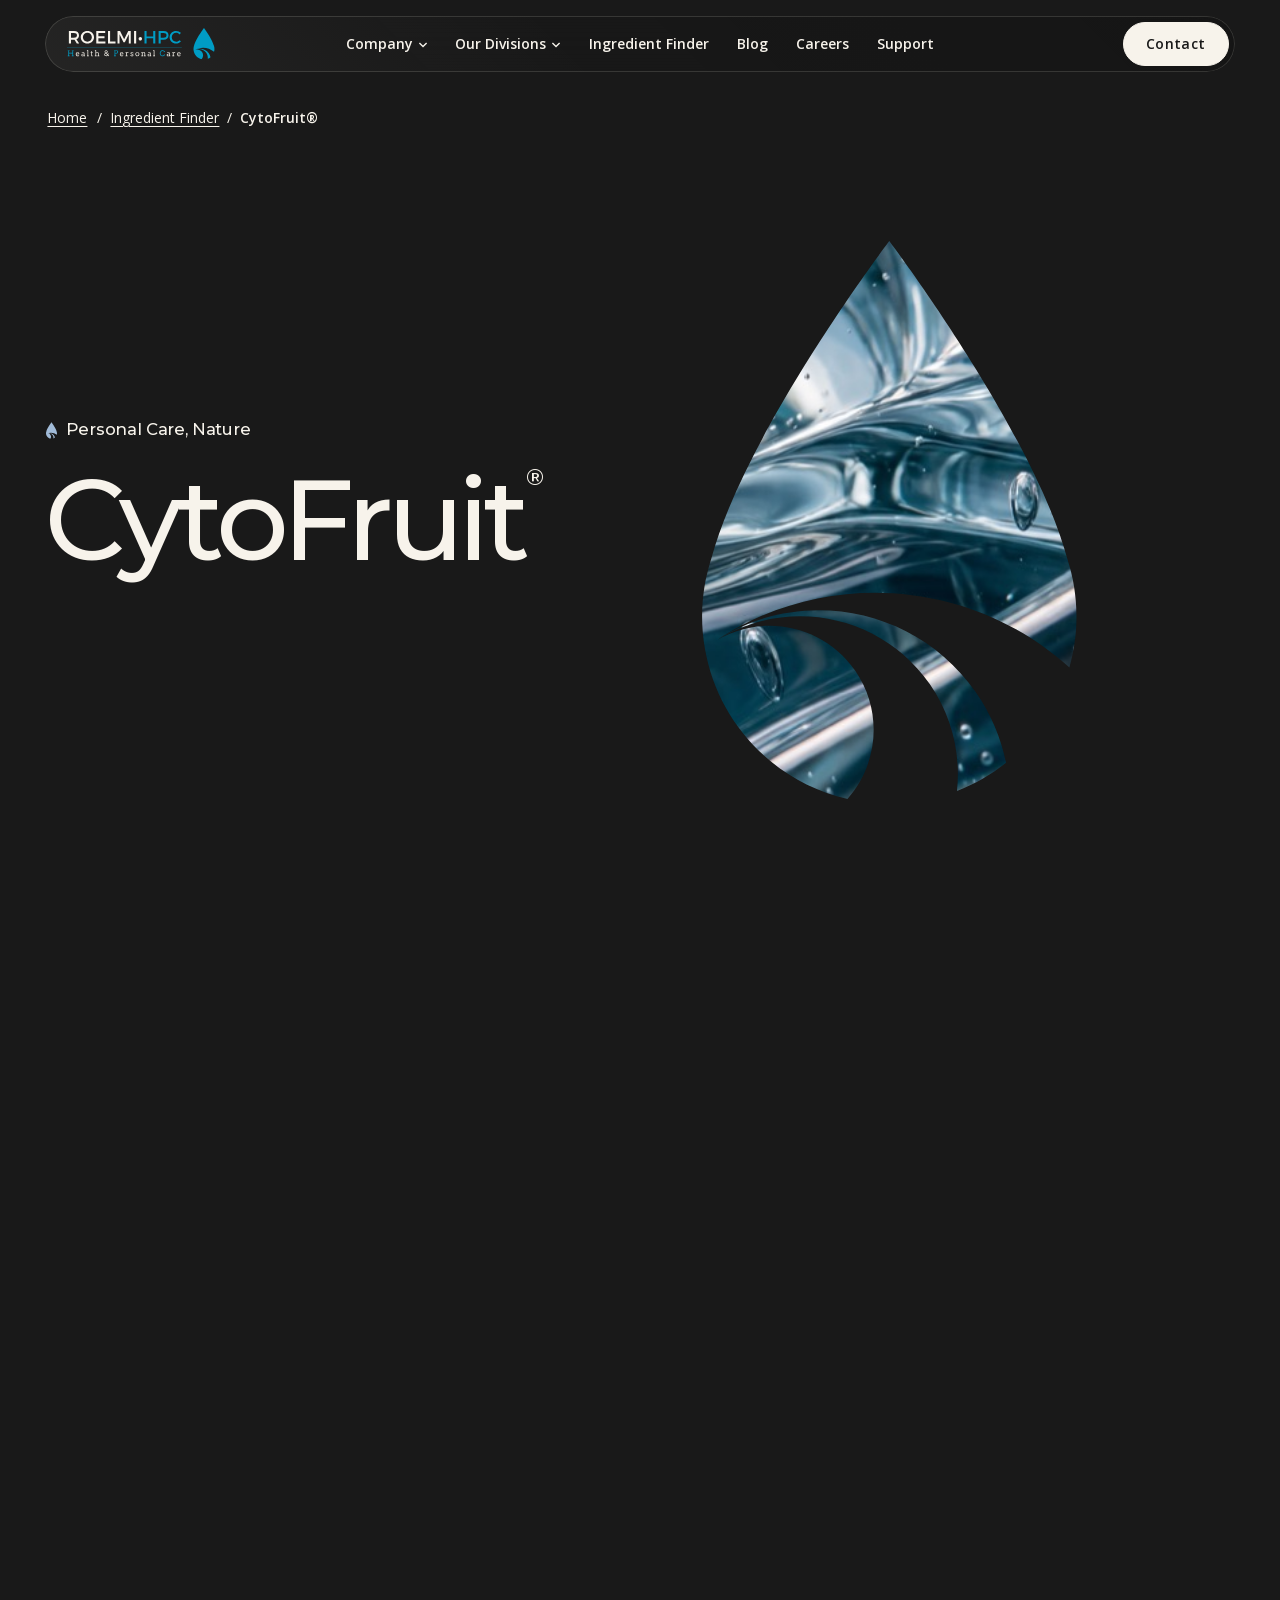
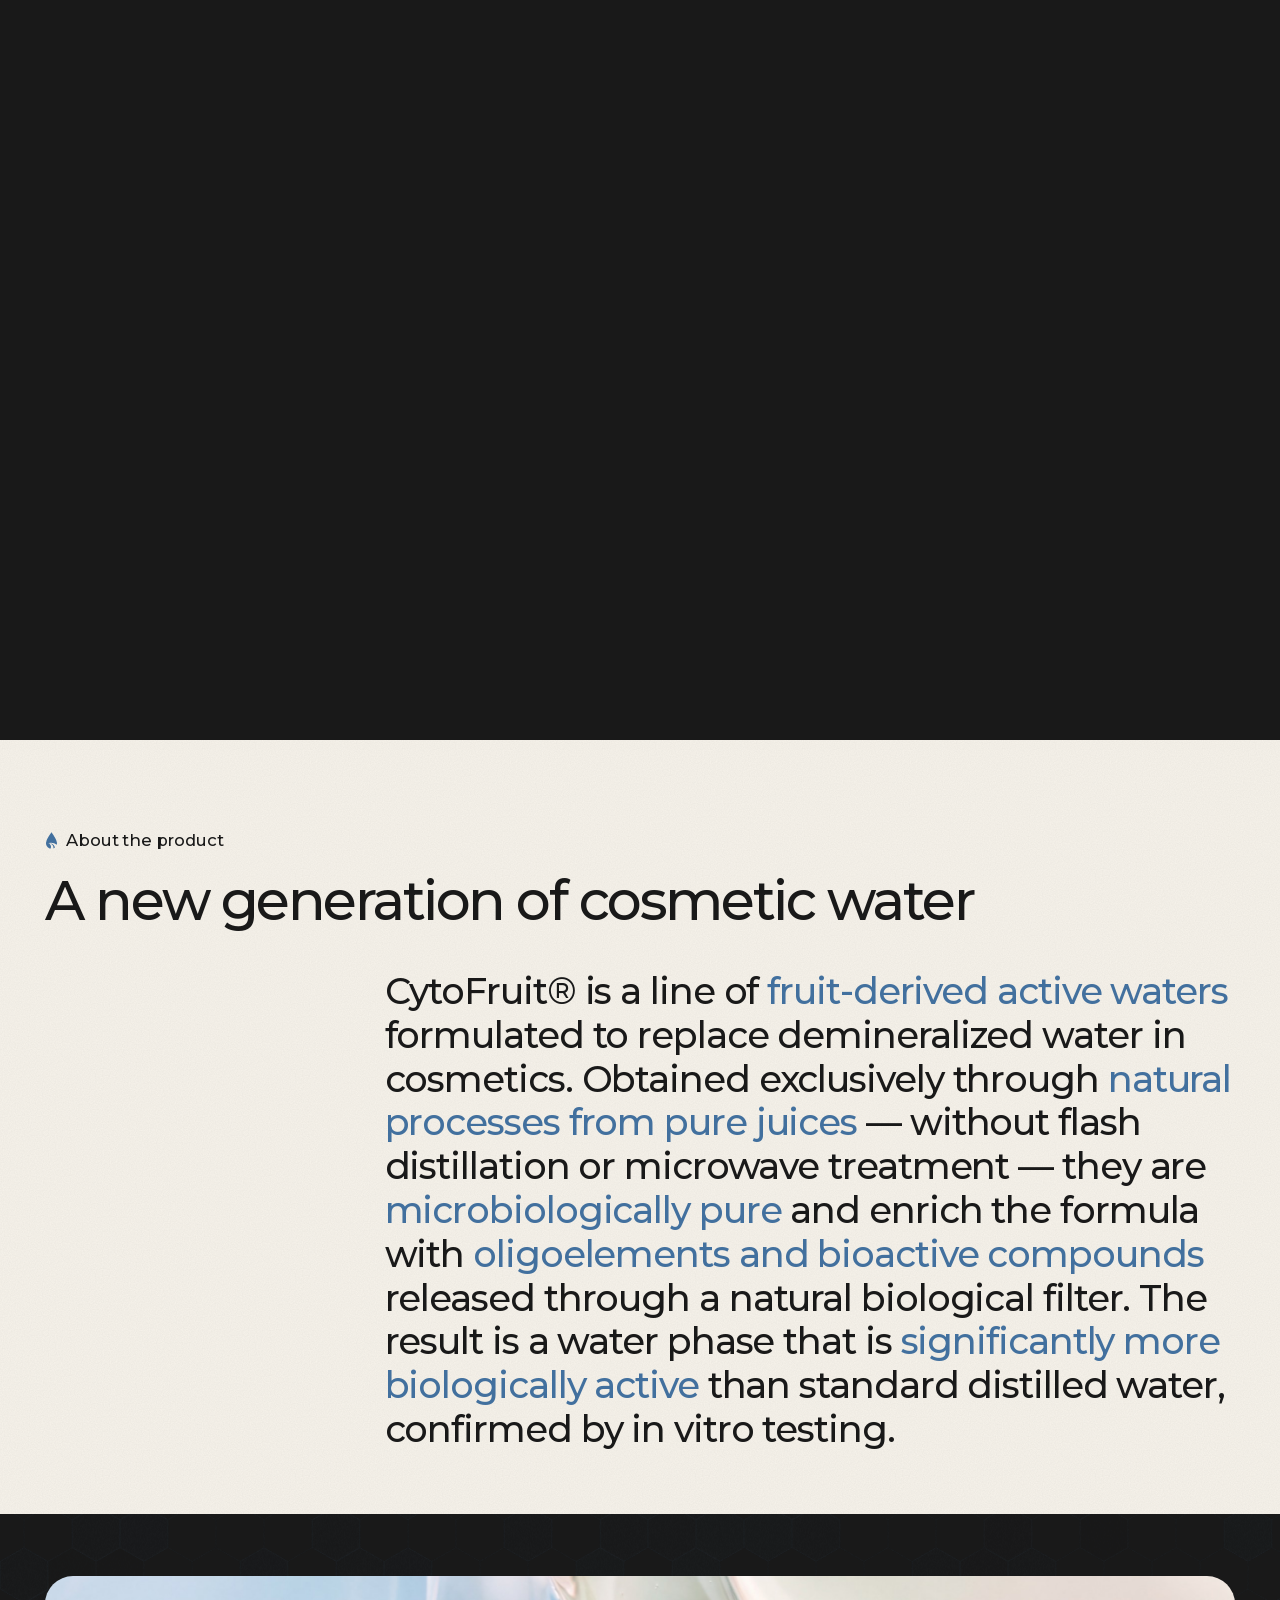
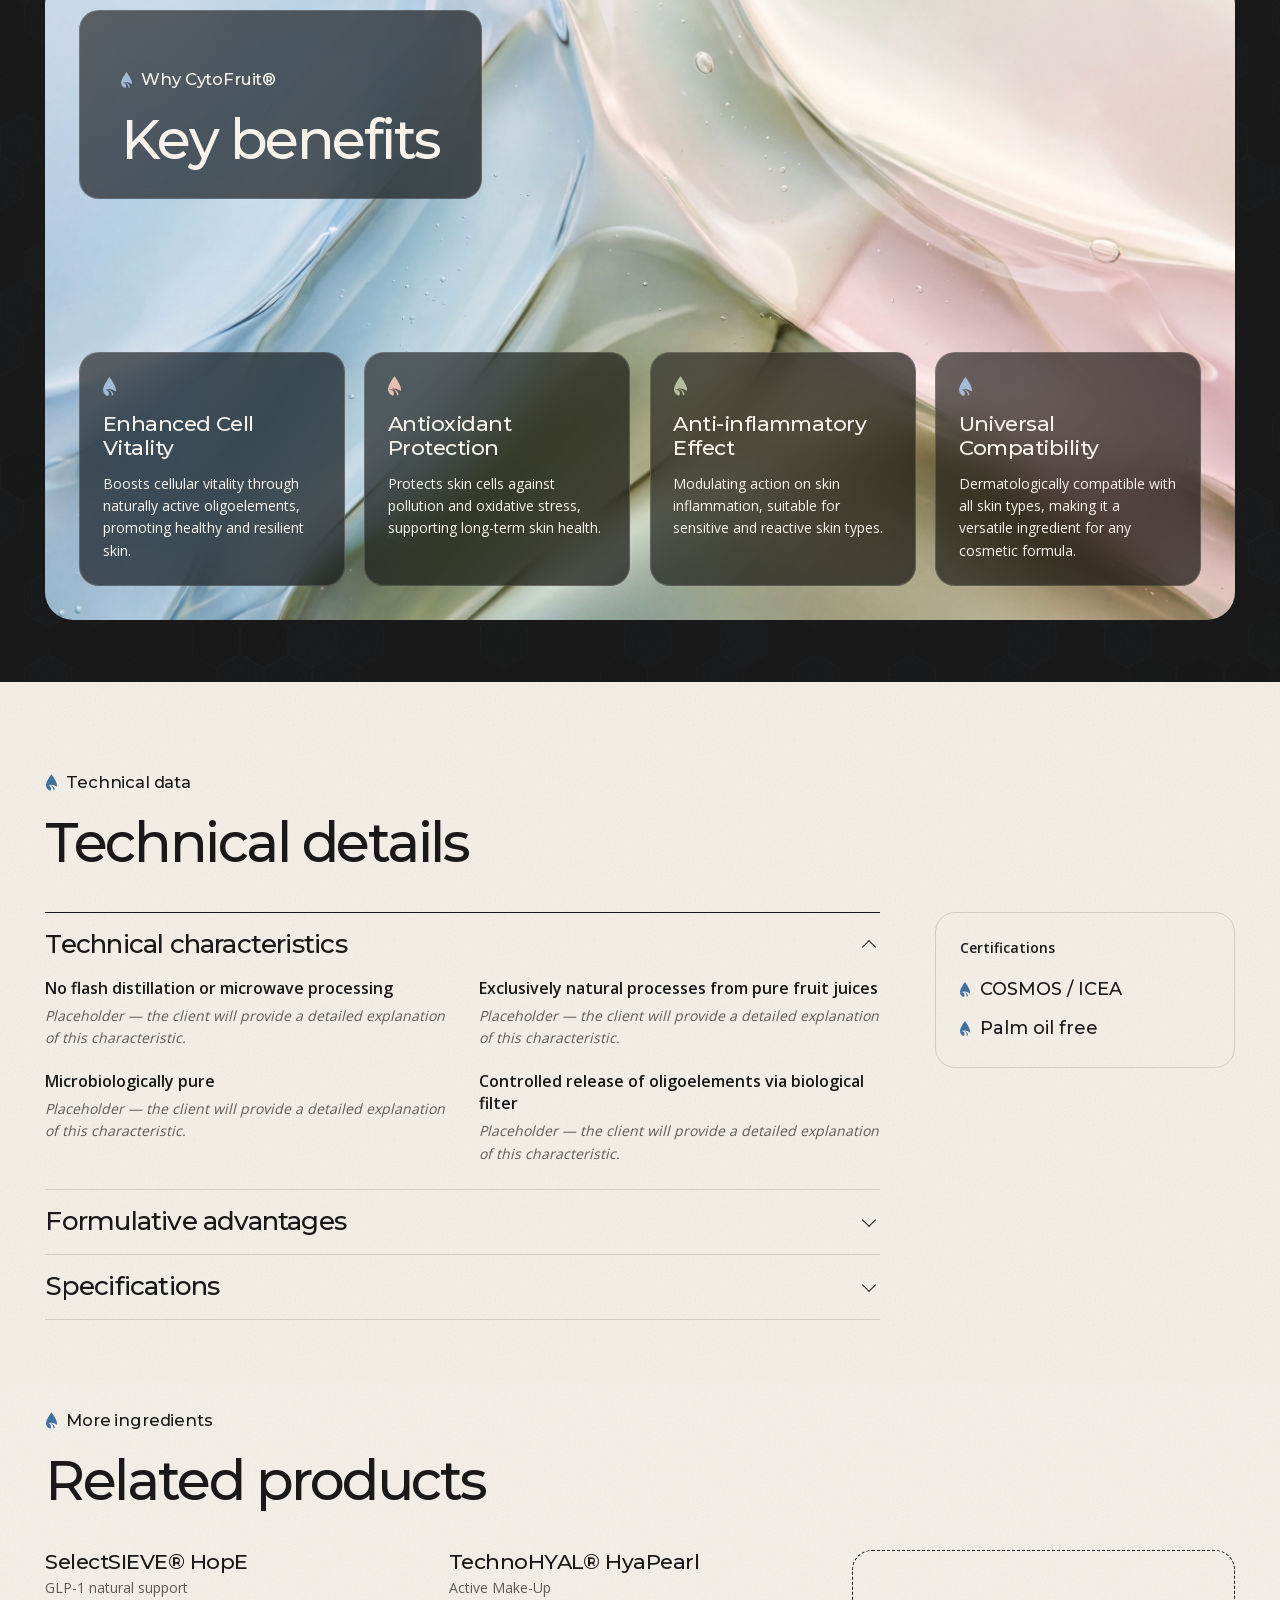
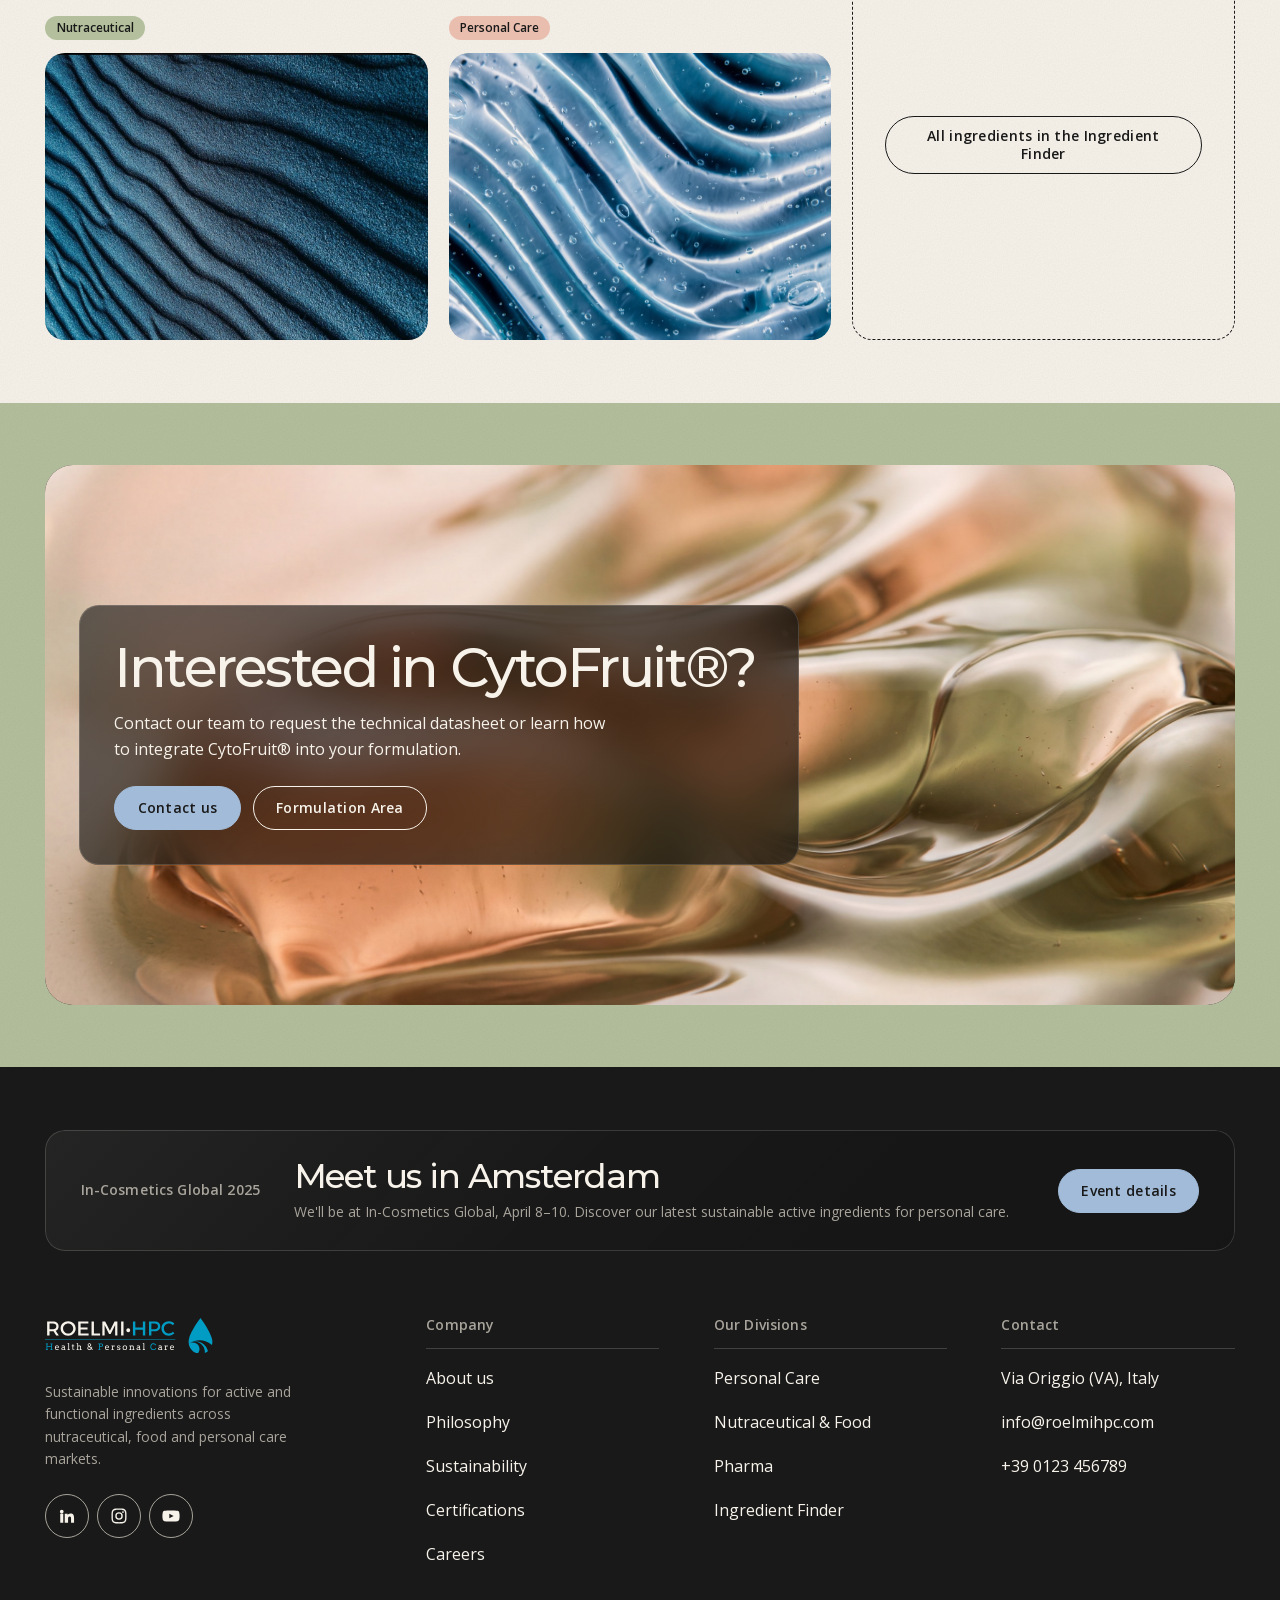
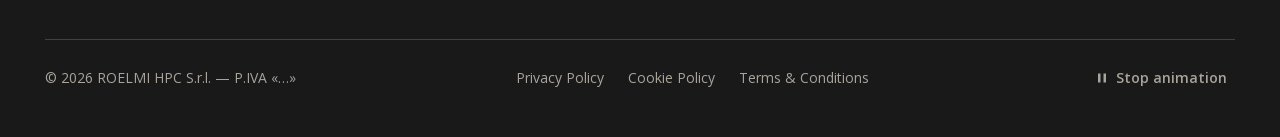
<file: cytofruit.html>
<!DOCTYPE html>
<html lang="en" class="no-js">
<head>
  <meta charset="UTF-8">
  <meta name="viewport" content="width=device-width, initial-scale=1">
  <title>CytoFruit® — Biologically active waters | ROELMI HPC</title>
  <meta name="description" content="Fruit-derived active waters designed to replace demineralized water in cosmetic formulations — a symbiosis between technology and sustainability, obtained from ingredients that have already left the food chain.">
  <meta name="theme-color" content="#191919">
  <link rel="icon" href="images/favicon.svg" type="image/svg+xml">

  <meta property="og:type" content="product">
  <meta property="og:site_name" content="ROELMI HPC">
  <meta property="og:title" content="CytoFruit® — Biologically active waters">
  <meta property="og:description" content="Fruit-derived active waters designed to replace demineralized water in cosmetic formulations — a symbiosis between technology and sustainability, obtained from ingredients that have already left the food chain.">
  <meta property="og:image" content="images/portfolio/texture-2.jpg">
  <meta name="twitter:card" content="summary_large_image">

  <script>document.documentElement.classList.replace('no-js', 'js');</script>

  <!-- Font serviti dal sito (GDPR) -->
  <link rel="preload" as="font" type="font/woff2" href="fonts/montserrat-latin.woff2" crossorigin>
  <link rel="preload" as="font" type="font/woff2" href="fonts/opensans-latin.woff2" crossorigin>

  <!-- CSS (finder.css: le schede dei prodotti correlati sono le stesse del Finder) -->
  <link rel="stylesheet" href="css/fonts.css">
  <link rel="stylesheet" href="css/reset.css">
  <link rel="stylesheet" href="css/base.css">
  <link rel="stylesheet" href="css/header.css">
  <link rel="stylesheet" href="css/finder.css">
  <link rel="stylesheet" href="css/product.css">
  <link rel="stylesheet" href="css/footer.css">
</head>
<body>

  <!-- MODELLO DI PAGINA PRODOTTO — per un altro prodotto cambiano solo i contenuti -->

  <svg width="0" height="0" style="position:absolute" aria-hidden="true" focusable="false">
    <symbol id="logo-roelmi" viewBox="0 0 256 54">
      <path d="M12.0334 17.0172C15.3679 17.0172 17.286 15.5943 17.286 12.6599C17.286 9.81631 15.3679 8.45615 12.0334 8.45615L6.90418 8.45615L6.90418 17.0172L12.0334 17.0172ZM13.0217 20.263C12.7103 20.2932 12.3729 20.2932 12.0334 20.2932L6.90418 20.2932L6.90418 26.813L3.25401 26.813L3.25401 5.18224L12.0334 5.18224C17.5649 5.18224 20.748 7.87013 20.748 12.5648C20.748 16.0268 19.1413 18.4682 16.2675 19.5818L21.1178 26.813L16.9767 26.813L13.0217 20.263Z"/>
      <path d="M27.5157 15.9972C27.5157 20.2939 31.0729 23.6954 35.3026 23.6954C39.5388 23.6954 43.0008 20.2939 43.0008 15.9972C43.0008 11.7026 39.5388 8.36382 35.3026 8.36382C31.0383 8.36382 27.5157 11.7026 27.5157 15.9972M46.7397 15.9972C46.7397 22.1752 41.7337 26.9671 35.2723 26.9671C28.8132 26.9671 23.8072 22.1752 23.8072 15.9972C23.8072 9.78669 28.8132 5.08558 35.2723 5.08558C41.7337 5.08558 46.7397 9.81696 46.7397 15.9972"/>
      <path d="M54.2809 8.45615L54.2809 14.2969L64.8487 14.2969L64.8487 17.5751L54.2809 17.5751L54.2809 23.539L66.4553 23.539L66.4553 26.813L50.6351 26.813L50.6351 5.18008L66.0856 5.18008L66.0856 8.45615L54.2809 8.45615Z"/>
      <path d="M83.9182 23.5064L83.9182 26.8127L70.9069 26.8127L70.9069 5.1777L74.5549 5.1777L74.5549 23.5064L83.9182 23.5064Z"/>
      <path d="M106.911 26.8134L106.881 10.6493L100.052 24.558L97.6708 24.558L90.8418 10.6493L90.8418 26.8134L87.4122 26.8134L87.4122 5.17835L91.7349 5.17835L98.8774 19.552L105.983 5.17835L110.28 5.17835L110.28 26.8134L106.911 26.8134Z"/>
      <path d="M115.997 26.8162L119.642 26.8162L119.642 5.18333L115.997 5.18333L115.997 26.8162Z"/>
      <path d="M129.75 18.5313C129.75 20.2915 128.513 21.6236 126.814 21.6236C125.146 21.6236 123.91 20.2915 123.91 18.5313C123.91 16.7711 125.146 15.5018 126.814 15.5018C128.513 15.5018 129.75 16.7711 129.75 18.5313"/>
      <path fill="#009CC4" d="M197.061 8.42653L194.929 11.0841C193.352 9.38232 191.097 8.33354 188.902 8.33354C184.575 8.33354 181.174 11.6723 181.174 15.9345C181.174 20.2009 184.575 23.5678 188.902 23.5678C191.064 23.5678 193.292 22.5796 194.929 21.001L197.091 23.4143C194.898 25.5767 191.776 26.9671 188.718 26.9671C182.382 26.9671 177.469 22.1752 177.469 15.9669C177.469 9.81696 182.443 5.08558 188.841 5.08558C191.899 5.08558 194.959 6.35709 197.061 8.42653ZM149.128 26.8134L149.128 17.8523L137.662 17.8523L137.662 26.8134L134.017 26.8134L134.017 5.17835L137.662 5.17835L137.662 14.5762L149.128 14.5762L149.128 5.17835L152.773 5.17835L152.773 26.8134L149.128 26.8134ZM167.083 20.2932C172.522 20.2932 175.642 17.4497 175.642 12.5648C175.642 7.87013 172.522 5.18224 167.083 5.18224L158.462 5.18224L158.462 26.813L162.107 26.813L162.107 20.2932L167.083 20.2932ZM172.154 12.6599C172.154 15.5943 170.266 17.0172 166.928 17.0172L162.107 17.0172L162.107 8.45615L166.928 8.45615C170.266 8.45615 172.154 9.81631 172.154 12.6599Z"/>
      <path fill="#009CC4" d="M167.99 41.4119C167.698 40.9145 167.311 40.5275 166.826 40.242C166.346 39.9587 165.81 39.816 165.217 39.816C164.709 39.816 164.249 39.9241 163.829 40.1361C163.412 40.3501 163.053 40.6377 162.754 40.9967C162.454 41.3557 162.223 41.773 162.058 42.2444C161.894 42.718 161.809 43.2175 161.809 43.7387C161.809 44.3571 161.902 44.9064 162.086 45.3864C162.268 45.86 162.506 46.2579 162.8 46.5758C163.094 46.8893 163.442 47.1531 163.851 47.365C164.253 47.5791 164.709 47.6808 165.217 47.6808C165.905 47.6808 166.504 47.5164 167.012 47.1812C167.525 46.8525 167.959 46.3011 168.323 45.5378L169.473 46.0827C169.307 46.5498 169.025 47.0061 168.628 47.4451C168.232 47.8797 167.743 48.2343 167.164 48.5025C166.582 48.7728 165.935 48.9047 165.23 48.9047C164.554 48.9047 163.933 48.7771 163.364 48.5241C162.798 48.2689 162.296 47.9056 161.851 47.4321C161.409 46.965 161.07 46.4071 160.839 45.7605C160.605 45.1161 160.488 44.4414 160.488 43.7387C160.488 43.0337 160.605 42.3655 160.839 41.7384C161.07 41.1092 161.399 40.5642 161.818 40.1015C162.238 39.6387 162.739 39.2711 163.323 39.0008C163.905 38.7348 164.536 38.5986 165.217 38.5986C165.821 38.5986 166.346 38.6851 166.785 38.8559C167.226 39.0289 167.598 39.2343 167.908 39.4722C168.215 39.7101 168.478 39.9717 168.701 40.2463L169.395 40.2463L169.395 41.4119L167.99 41.4119ZM8.31148 38.7975L11.527 38.7975L11.527 39.9241L10.5885 39.9241L10.5885 47.5834L11.527 47.5834L11.527 48.7101L8.31148 48.7101L8.31148 47.5834L9.30404 47.5834L9.30404 44.0219L3.56929 44.0219L3.56929 47.5834L4.56401 47.5834L4.56401 48.7101L1.34632 48.7101L1.34632 47.5834L2.28914 47.5834L2.28914 39.9241L1.34632 39.9241L1.34632 38.7975L4.56401 38.7975L4.56401 39.9241L3.56929 39.9241L3.56929 42.9234L9.30404 42.9234L9.30404 39.9241L8.31148 39.9241L8.31148 38.7975ZM86.5788 38.9694C86.2026 38.8548 85.7982 38.7986 85.3506 38.7986L81.3436 38.7986L81.3436 39.9274L82.2843 39.9274L82.2843 47.5845L81.3436 47.5845L81.3436 48.709L84.5591 48.709L84.5591 47.5845L83.5666 47.5845L83.5666 44.1182L85.3268 44.1182C85.7895 44.1182 86.2069 44.049 86.5853 43.9084C86.9594 43.77 87.2838 43.5797 87.5541 43.3419C87.8244 43.1018 88.0341 42.8229 88.1812 42.5007C88.3304 42.1785 88.4039 41.8411 88.4039 41.4778C88.4039 41.041 88.3304 40.6561 88.179 40.321C88.0276 39.9836 87.8179 39.7047 87.5454 39.4798C87.273 39.2527 86.9508 39.0862 86.5788 38.9694ZM85.3506 43.0456L83.5666 43.0456L83.5666 39.9274L85.1884 39.9274C85.8371 39.9274 86.3107 40.0615 86.6091 40.3339C86.9032 40.6086 87.0524 40.9891 87.0524 41.4778C87.0524 41.7352 87.007 41.9601 86.9248 42.1568C86.8405 42.3536 86.7215 42.5158 86.5702 42.6477C86.4231 42.7796 86.2415 42.8748 86.0361 42.9461C85.8285 43.011 85.5993 43.0456 85.3506 43.0456Z"/>
      <path d="M18.3148 42.7781C18.0316 42.7781 17.7829 42.8192 17.5731 42.8992C17.3634 42.9814 17.1839 43.0938 17.0325 43.2452C16.8855 43.3966 16.7644 43.5804 16.6779 43.7966C16.5871 44.015 16.5222 44.2637 16.4768 44.5297L19.9907 44.5297C19.9734 44.2767 19.9302 44.0431 19.8675 43.8334C19.8026 43.6171 19.7096 43.4333 19.5755 43.2755C19.4458 43.1176 19.2793 42.9965 19.0717 42.91C18.8706 42.8214 18.6154 42.7781 18.3148 42.7781L18.3148 42.7781ZM16.4119 45.479C16.4119 45.6714 16.4249 45.8444 16.453 46.0044C16.4833 46.1623 16.5222 46.318 16.5763 46.4607C16.7384 46.8954 16.9958 47.2241 17.3504 47.4446C17.705 47.6652 18.1073 47.7776 18.557 47.7776C18.9095 47.7776 19.2512 47.7257 19.5885 47.6263C19.9215 47.529 20.2697 47.3776 20.6351 47.1657L21.1282 47.996C20.6805 48.3031 20.2372 48.5302 19.7853 48.6772C19.3355 48.8242 18.8706 48.8999 18.3862 48.8999C17.9299 48.8999 17.5039 48.8242 17.1169 48.6707C16.7255 48.5172 16.3903 48.2901 16.107 47.9896C15.8259 47.689 15.6053 47.3149 15.4475 46.8673C15.2875 46.4175 15.2096 45.892 15.2096 45.2952C15.2096 44.8108 15.2766 44.3545 15.4107 43.9264C15.5448 43.496 15.7502 43.1198 16.0184 42.7997C16.2843 42.4819 16.6173 42.2267 17.0131 42.0407C17.411 41.8504 17.8737 41.7575 18.3992 41.7575C18.9095 41.7575 19.3355 41.8353 19.6772 41.9888C20.021 42.1445 20.3 42.35 20.5162 42.6051C20.7324 42.8603 20.8946 43.1522 21.0049 43.4787C21.1152 43.8074 21.1952 44.1404 21.2406 44.4778C21.2579 44.6421 21.273 44.8108 21.2795 44.9838C21.2882 45.1525 21.2903 45.3168 21.2903 45.479L16.4119 45.479Z"/>
      <path d="M27.4217 47.878C27.5839 47.878 27.7439 47.8607 27.9061 47.8196C28.0682 47.7807 28.2218 47.7288 28.3623 47.6596C28.505 47.5925 28.6413 47.5125 28.7624 47.426C28.8835 47.3352 28.9873 47.2422 29.0716 47.1449L29.0759 45.6182L27.666 45.6182C27.4282 45.6182 27.2141 45.642 27.0195 45.6961C26.8248 45.748 26.6583 45.8215 26.5156 45.9253C26.3751 46.0248 26.2648 46.148 26.1848 46.2972C26.1069 46.4443 26.068 46.6151 26.068 46.8076C26.068 46.9871 26.1004 47.1406 26.1653 47.2768C26.2323 47.4066 26.3232 47.519 26.4421 47.6077C26.5632 47.6963 26.7059 47.7634 26.8724 47.8109C27.0368 47.8585 27.2206 47.878 27.4217 47.878L27.4217 47.878ZM29.0716 48.0812C28.8121 48.3213 28.5267 48.518 28.2174 48.6716C27.9061 48.8229 27.5493 48.9008 27.1535 48.9008C26.8227 48.9008 26.5178 48.8446 26.2432 48.7429C25.9664 48.637 25.7242 48.4943 25.5274 48.3148C25.3263 48.131 25.1684 47.9234 25.0581 47.6833C24.9479 47.4433 24.8916 47.1882 24.8916 46.9179C24.8916 46.6303 24.9327 46.3751 25.0192 46.1524C25.1036 45.9318 25.2182 45.7393 25.3587 45.5728C25.4993 45.4106 25.6658 45.2723 25.8561 45.1598C26.0464 45.0495 26.2432 44.9587 26.4529 44.8938C26.6583 44.8246 26.8703 44.7792 27.0865 44.7511C27.2984 44.723 27.506 44.7079 27.7049 44.7079C28.0163 44.7079 28.2802 44.7165 28.4942 44.7381C28.7083 44.7576 28.9029 44.7814 29.0759 44.8181L29.0824 44.2624C29.0824 44.0245 29.05 43.8148 28.9786 43.6396C28.9073 43.4623 28.8099 43.3153 28.6824 43.2006C28.5569 43.086 28.4077 42.9995 28.2304 42.9433C28.0531 42.8849 27.8585 42.859 27.6379 42.859C27.4303 42.859 27.2357 42.8741 27.0497 42.9001C26.8594 42.9303 26.6864 42.9671 26.5243 43.0104C26.3599 43.0579 26.2086 43.1098 26.0702 43.166C25.9339 43.2288 25.8193 43.2871 25.722 43.352L25.322 42.5108C25.482 42.4049 25.6636 42.3097 25.8518 42.2189C26.0442 42.1281 26.2453 42.0546 26.4572 41.9897C26.667 41.927 26.8832 41.8772 27.106 41.8405C27.3265 41.8037 27.5428 41.7864 27.7547 41.7864C28.1482 41.7864 28.5007 41.8297 28.8164 41.927C29.1278 42.02 29.396 42.1627 29.6122 42.3595C29.8306 42.5584 29.9993 42.8071 30.116 43.1098C30.235 43.4147 30.2934 43.7759 30.2934 44.1975L30.2869 47.5839L31.0372 47.5839L31.0372 48.7083L29.0716 48.7083L29.0716 48.0812Z"/>
      <path d="M34.5012 38.5337L36.7004 38.5337L36.7004 47.5856L37.7167 47.5856L37.7167 48.7079L34.5012 48.7079L34.5012 47.5856L35.483 47.5856L35.483 39.6603L34.5012 39.6603L34.5012 38.5337Z"/>
      <path d="M43.0136 41.9335L44.6008 41.9335L44.6008 42.9217L43.0006 42.9217L42.9812 46.8335C42.9812 47.0995 43.0136 47.3157 43.0742 47.4801C43.1347 47.6466 43.2342 47.759 43.3682 47.8239C43.5023 47.8866 43.6537 47.9212 43.8245 47.9212C44.0062 47.9212 44.1705 47.9018 44.3089 47.8693C44.4494 47.8347 44.5987 47.7807 44.7652 47.7028L45.0463 48.5202C44.8365 48.6283 44.6181 48.717 44.3889 48.7775C44.1554 48.8402 43.8851 48.8748 43.5693 48.8748C43.2709 48.8748 43.0136 48.8338 42.793 48.7624C42.5746 48.691 42.3887 48.5699 42.2395 48.4034C42.0881 48.2326 41.9756 48.0056 41.9021 47.7179C41.8264 47.4325 41.7918 47.0757 41.7918 46.6497L41.8113 42.9217L40.7301 42.9217L40.7301 41.9335L41.8243 41.9335L41.8243 40.3138L43.0136 39.7516L43.0136 41.9335Z"/>
      <path d="M48.2687 38.5337L50.4138 38.5337L50.4138 42.6812L50.4549 42.6812C50.5739 42.558 50.7166 42.4455 50.8766 42.3396C51.0345 42.2315 51.2031 42.1385 51.3761 42.0606C51.5491 41.9828 51.7308 41.9179 51.9167 41.8768C52.1027 41.8336 52.3016 41.8119 52.5049 41.8119C52.8682 41.8119 53.1969 41.8617 53.4888 41.9612C53.7786 42.0628 54.0294 42.2163 54.2327 42.4174C54.4381 42.625 54.596 42.8867 54.7084 43.2067C54.8187 43.5289 54.8728 43.9052 54.8728 44.3441L54.8728 47.5856L55.8934 47.5856L55.8934 48.7079L52.6779 48.7079L52.6779 47.5856L53.6056 47.5856L53.6056 44.4933C53.6056 43.9744 53.4737 43.5786 53.212 43.3127C52.9482 43.0424 52.5698 42.9083 52.0767 42.9083C51.7935 42.9083 51.5123 42.9775 51.2247 43.1072C50.9393 43.2435 50.6647 43.4078 50.4138 43.6111L50.4138 47.5856L51.3956 47.5856L51.3956 48.7079L48.1779 48.7079L48.1779 47.5856L49.2007 47.5856L49.2007 39.6603L48.2687 39.6603L48.2687 38.5337Z"/>
      <path d="M68.7198 42.0012C68.8344 41.8757 68.9296 41.7395 69.0074 41.5773C69.0853 41.4195 69.1242 41.253 69.1242 41.0778C69.1242 40.894 69.0853 40.7167 69.0053 40.5502C68.9252 40.3793 68.815 40.2301 68.6809 40.0961C68.5447 39.9685 68.3868 39.8625 68.2073 39.789C68.0257 39.709 67.8332 39.6722 67.6364 39.6722C67.4159 39.6722 67.2191 39.709 67.0418 39.7825C66.8666 39.8539 66.7131 39.9533 66.5877 40.0766C66.4622 40.2042 66.3628 40.3512 66.2936 40.5199C66.2244 40.6886 66.1876 40.868 66.1876 41.0627C66.1876 41.2486 66.233 41.4411 66.3239 41.6422C66.4147 41.8476 66.5747 42.0595 66.8104 42.2823L67.3921 42.8229C67.6516 42.7126 67.8916 42.5872 68.1187 42.4574C68.3457 42.3277 68.5447 42.1741 68.7198 42.0012L68.7198 42.0012ZM66.6871 44.356C66.5358 44.4144 66.4039 44.4987 66.2849 44.6069C66.1638 44.7128 66.06 44.8361 65.9714 44.9723C65.8849 45.1107 65.82 45.2599 65.7703 45.4178C65.7227 45.5756 65.6989 45.7378 65.6989 45.8978C65.6989 46.1508 65.7465 46.3844 65.846 46.6006C65.9454 46.819 66.0795 47.0028 66.2503 47.1607C66.4233 47.3186 66.6266 47.4418 66.858 47.5305C67.0937 47.6191 67.3424 47.6645 67.6083 47.6645C67.8332 47.6645 68.0473 47.6321 68.2484 47.5759C68.4495 47.5197 68.6355 47.4418 68.8106 47.3402C68.9836 47.2385 69.1458 47.1131 69.2907 46.9747C69.4377 46.832 69.5761 46.6785 69.7016 46.512L67.2148 44.1117L66.6871 44.356ZM72.0175 48.7479L70.4714 47.2558C70.2876 47.4829 70.093 47.6905 69.8767 47.8808C69.6626 48.0667 69.4356 48.2289 69.1934 48.3652C68.9512 48.5057 68.696 48.6117 68.4214 48.6895C68.1489 48.763 67.8613 48.8041 67.5543 48.8041C67.1348 48.8041 66.7369 48.7263 66.3693 48.5771C66.0017 48.43 65.6816 48.2289 65.407 47.9716C65.1345 47.7121 64.9204 47.4094 64.7647 47.0569C64.6069 46.7066 64.529 46.3282 64.529 45.9238C64.529 45.6578 64.5701 45.3983 64.6501 45.1475C64.728 44.8988 64.8404 44.6631 64.981 44.4447C65.1259 44.2284 65.2902 44.0295 65.4783 43.8543C65.6686 43.6835 65.9671 43.4911 66.3649 43.29L65.9325 42.8704C65.8222 42.7667 65.7097 42.6456 65.6038 42.5093C65.4978 42.3753 65.4048 42.2282 65.3227 42.0725C65.2426 41.9168 65.1756 41.7525 65.1259 41.5838C65.0761 41.413 65.0502 41.2421 65.0502 41.0778C65.0502 40.7296 65.1194 40.4074 65.2535 40.1047C65.3897 39.8041 65.5713 39.5403 65.807 39.3197C66.0384 39.0949 66.3152 38.9219 66.6266 38.7943C66.9423 38.6645 67.2775 38.6018 67.6364 38.6018C68.0149 38.6018 68.3652 38.6667 68.6895 38.8029C69.0139 38.937 69.2929 39.1208 69.5307 39.3457C69.7686 39.5706 69.9502 39.8344 70.0865 40.1371C70.2205 40.4356 70.2876 40.7513 70.2876 41.0778C70.2876 41.3395 70.2638 41.5687 70.2119 41.7698C70.1578 41.9666 70.0865 42.1439 69.987 42.3017C69.894 42.4574 69.7794 42.6001 69.6453 42.7299C69.5134 42.8575 69.3707 42.9764 69.2215 43.0845C69.0723 43.197 68.9144 43.2964 68.7587 43.3829C68.6031 43.4716 68.4409 43.5603 68.2744 43.6403L70.2746 45.5043C70.4173 45.1864 70.5276 44.8707 70.6119 44.5636C70.6984 44.2501 70.7655 43.9668 70.813 43.7116L72.0413 43.7116C71.9678 44.1225 71.8553 44.5506 71.7018 44.9896C71.5483 45.4308 71.3536 45.8611 71.1201 46.2827L72.9236 47.9586L72.0175 48.7479Z"/>
      <path d="M94.5772 42.7781C94.2918 42.7781 94.0452 42.8192 93.8333 42.8992C93.6236 42.9814 93.4419 43.0938 93.2949 43.2452C93.1435 43.3966 93.0267 43.5804 92.9381 43.7966C92.8473 44.015 92.7802 44.2637 92.7391 44.5297L96.2487 44.5297C96.2314 44.2767 96.1925 44.0431 96.1298 43.8334C96.0671 43.6171 95.9676 43.4333 95.8379 43.2755C95.706 43.1176 95.5416 42.9965 95.334 42.91C95.1286 42.8214 94.8778 42.7781 94.5772 42.7781L94.5772 42.7781ZM92.6743 45.479C92.6743 45.6714 92.6872 45.8444 92.7153 46.0044C92.7456 46.1623 92.7845 46.318 92.8343 46.4607C92.9986 46.8954 93.256 47.2241 93.6128 47.4446C93.9674 47.6652 94.3696 47.7776 94.8172 47.7776C95.1719 47.7776 95.5135 47.7257 95.8465 47.6263C96.1817 47.529 96.532 47.3776 96.8996 47.1657L97.3883 47.996C96.9429 48.3031 96.4953 48.5302 96.0498 48.6772C95.5979 48.8242 95.1329 48.8999 94.6486 48.8999C94.1901 48.8999 93.7663 48.8242 93.3749 48.6707C92.9857 48.5172 92.6483 48.2901 92.3694 47.9896C92.0882 47.689 91.8698 47.3149 91.7098 46.8673C91.5498 46.4175 91.4698 45.892 91.4698 45.2952C91.4698 44.8108 91.539 44.3545 91.6731 43.9264C91.8093 43.496 92.0104 43.1198 92.2764 42.7997C92.5467 42.4819 92.8775 42.2267 93.2733 42.0407C93.6711 41.8504 94.1361 41.7575 94.6615 41.7575C95.1719 41.7575 95.5979 41.8353 95.9395 41.9888C96.2833 42.1445 96.5623 42.35 96.7764 42.6051C96.9926 42.8603 97.157 43.1522 97.2673 43.4787C97.3797 43.8074 97.4554 44.1404 97.4986 44.4778C97.5202 44.6421 97.5354 44.8108 97.5419 44.9838C97.5484 45.1525 97.5527 45.3168 97.5527 45.479L92.6743 45.479Z"/>
      <path d="M106.221 43.3674L104.978 43.3674L104.978 42.95C104.833 42.95 104.688 42.976 104.537 43.0322C104.385 43.0841 104.245 43.1684 104.115 43.2809C103.983 43.3912 103.871 43.5317 103.771 43.7025C103.674 43.8734 103.603 44.0788 103.561 44.3145L103.561 47.5819L104.71 47.5819L104.71 48.7107L101.347 48.7107L101.347 47.5819L102.283 47.5819L102.29 43.056L101.347 43.056L101.347 41.9337L103.512 41.9337L103.512 42.87C103.594 42.7295 103.68 42.6019 103.78 42.4808C103.877 42.3597 103.983 42.2559 104.104 42.1672C104.225 42.0786 104.357 42.0072 104.504 41.9596C104.649 41.9077 104.807 41.8818 104.978 41.8818L105.618 41.8818C105.819 41.8818 106.02 41.8861 106.221 41.8948L106.221 43.3674Z"/>
      <path d="M113.552 43.285C113.468 43.1574 113.358 43.0514 113.221 42.9714C113.087 42.8914 112.936 42.8309 112.772 42.7941C112.607 42.7595 112.443 42.7379 112.287 42.7379C112.112 42.7379 111.952 42.7595 111.807 42.7984C111.66 42.8374 111.537 42.8936 111.429 42.9693C111.327 43.0428 111.243 43.1315 111.184 43.2396C111.124 43.3477 111.098 43.4645 111.098 43.5985C111.098 43.8234 111.167 44.0029 111.301 44.1348C111.44 44.2689 111.671 44.3943 111.993 44.5024L113.293 44.963C113.853 45.149 114.262 45.4042 114.515 45.7264C114.774 46.0507 114.904 46.4356 114.904 46.8854C114.904 47.186 114.843 47.4628 114.724 47.7115C114.603 47.9645 114.432 48.1785 114.212 48.3515C113.993 48.531 113.73 48.6651 113.418 48.7646C113.109 48.8619 112.765 48.9138 112.382 48.9138C111.857 48.9138 111.429 48.8273 111.098 48.6564C110.765 48.4856 110.51 48.265 110.332 47.9818L109.651 47.9818L109.651 46.8573L111.005 46.8573C111.005 47.0433 111.046 47.2055 111.124 47.3395C111.206 47.4736 111.314 47.5796 111.446 47.6617C111.578 47.7461 111.731 47.8088 111.896 47.8455C112.067 47.8866 112.237 47.9082 112.41 47.9082C112.581 47.9082 112.743 47.8866 112.904 47.8434C113.059 47.8023 113.198 47.7417 113.319 47.6596C113.438 47.5796 113.531 47.4822 113.602 47.3698C113.671 47.2552 113.706 47.1254 113.706 46.9827C113.706 46.7643 113.637 46.5784 113.492 46.427C113.353 46.2756 113.113 46.1372 112.772 46.0161L111.476 45.5317C110.949 45.3458 110.557 45.1057 110.302 44.816C110.047 44.5241 109.922 44.1608 109.922 43.7261C109.922 43.4385 109.976 43.1725 110.082 42.9282C110.185 42.686 110.341 42.4741 110.546 42.2968C110.748 42.1194 110.992 41.981 111.288 41.8837C111.578 41.7843 111.913 41.7324 112.287 41.7324C112.772 41.7324 113.176 41.7994 113.505 41.9335C113.831 42.0697 114.125 42.3011 114.387 42.6276L115.021 42.6276L115.021 43.7542L113.678 43.7542C113.678 43.5704 113.639 43.4147 113.552 43.285"/>
      <path d="M119.603 45.3207C119.603 45.7099 119.657 46.0602 119.768 46.3759C119.878 46.6873 120.032 46.9555 120.228 47.176C120.419 47.3966 120.646 47.5674 120.901 47.6885C121.156 47.8053 121.426 47.8659 121.714 47.8659C122.014 47.8659 122.293 47.8075 122.555 47.6907C122.812 47.5739 123.042 47.4031 123.23 47.1825C123.422 46.962 123.574 46.6982 123.682 46.3803C123.792 46.071 123.846 45.7164 123.846 45.3207C123.846 44.9142 123.792 44.5509 123.682 44.2308C123.574 43.9129 123.422 43.647 123.234 43.4329C123.044 43.2188 122.819 43.0566 122.557 42.9485C122.298 42.8382 122.014 42.7842 121.714 42.7842C121.426 42.7842 121.156 42.8382 120.901 42.9485C120.646 43.0566 120.419 43.2188 120.228 43.4329C120.032 43.647 119.878 43.9129 119.768 44.2308C119.657 44.5509 119.603 44.9142 119.603 45.3207M118.315 45.3207C118.317 44.7866 118.405 44.2979 118.572 43.8546C118.741 43.4178 118.974 43.0393 119.277 42.7236C119.575 42.4057 119.934 42.1614 120.347 41.9949C120.762 41.8241 121.219 41.7397 121.714 41.7397C122.216 41.7397 122.674 41.8241 123.093 41.9949C123.507 42.1614 123.865 42.4057 124.162 42.715C124.456 43.0264 124.687 43.4026 124.856 43.8438C125.018 44.2849 125.1 44.7714 125.1 45.3099C125.1 45.8353 125.018 46.3219 124.856 46.763C124.687 47.2085 124.456 47.5869 124.162 47.9026C123.865 48.2227 123.507 48.4713 123.093 48.6465C122.674 48.826 122.216 48.9125 121.714 48.9125C121.204 48.9125 120.741 48.826 120.326 48.6487C119.915 48.4757 119.558 48.2313 119.264 47.9156C118.968 47.5977 118.736 47.2193 118.57 46.7825C118.405 46.3414 118.317 45.8526 118.315 45.3207"/>
      <path d="M133.018 47.5845L133.974 47.5845L133.974 44.4901C133.974 43.9711 133.842 43.5797 133.576 43.3094C133.312 43.0434 132.934 42.9094 132.445 42.9094C132.16 42.9094 131.874 42.9764 131.587 43.1126C131.299 43.2467 131.024 43.4154 130.769 43.6143L130.769 47.5845L131.723 47.5845L131.723 48.7111L128.559 48.7111L128.559 47.5845L129.502 47.5845L129.502 43.0586L128.559 43.0586L128.559 41.9363L130.715 41.9363L130.715 42.7321L130.73 42.7321C130.875 42.6045 131.029 42.4855 131.189 42.3753C131.355 42.2585 131.526 42.1612 131.706 42.079C131.883 41.9947 132.071 41.9298 132.263 41.8844C132.458 41.8346 132.661 41.813 132.875 41.813C133.239 41.813 133.565 41.8606 133.857 41.9579C134.147 42.0617 134.393 42.2152 134.601 42.4185C134.806 42.6239 134.964 42.8877 135.077 43.2056C135.187 43.5278 135.241 43.9062 135.241 44.3409L135.241 47.5845L136.184 47.5845L136.184 48.7111L133.018 48.7111L133.018 47.5845Z"/>
      <path d="M141.969 47.878C142.131 47.878 142.291 47.8607 142.453 47.8196C142.615 47.7807 142.769 47.7288 142.909 47.6596C143.052 47.5925 143.188 47.5125 143.31 47.426C143.431 47.3352 143.534 47.2422 143.619 47.1449L143.623 45.6182L142.213 45.6182C141.975 45.6182 141.761 45.642 141.567 45.6961C141.372 45.748 141.205 45.8215 141.063 45.9253C140.922 46.0248 140.81 46.148 140.732 46.2972C140.654 46.4443 140.615 46.6151 140.615 46.8076C140.615 46.9871 140.648 47.1406 140.712 47.2768C140.779 47.4066 140.87 47.519 140.989 47.6077C141.11 47.6963 141.253 47.7634 141.42 47.8109C141.584 47.8585 141.768 47.878 141.969 47.878L141.969 47.878ZM143.619 48.0812C143.359 48.3213 143.074 48.518 142.765 48.6716C142.453 48.8229 142.096 48.9008 141.701 48.9008C141.37 48.9008 141.065 48.8446 140.79 48.7429C140.514 48.637 140.271 48.4943 140.075 48.3148C139.873 48.131 139.716 47.9234 139.605 47.6833C139.495 47.4433 139.439 47.1882 139.439 46.9179C139.439 46.6303 139.48 46.3751 139.566 46.1524C139.651 45.9318 139.765 45.7393 139.906 45.5728C140.046 45.4106 140.213 45.2723 140.405 45.1598C140.594 45.0495 140.79 44.9587 141 44.8938C141.205 44.8246 141.417 44.7792 141.634 44.7511C141.846 44.723 142.053 44.7079 142.252 44.7079C142.563 44.7079 142.827 44.7165 143.041 44.7381C143.255 44.7576 143.45 44.7814 143.623 44.8181L143.63 44.2624C143.63 44.0245 143.597 43.8148 143.526 43.6396C143.454 43.4623 143.357 43.3153 143.23 43.2006C143.104 43.086 142.955 42.9995 142.778 42.9433C142.6 42.8849 142.406 42.859 142.185 42.859C141.977 42.859 141.783 42.8741 141.597 42.9001C141.407 42.9303 141.234 42.9671 141.071 43.0104C140.907 43.0579 140.756 43.1098 140.617 43.166C140.481 43.2288 140.366 43.2871 140.269 43.352L139.869 42.5108C140.029 42.4049 140.211 42.3097 140.399 42.2189C140.591 42.1281 140.792 42.0546 141.004 41.9897C141.214 41.927 141.43 41.8772 141.651 41.8405C141.874 41.8037 142.09 41.7864 142.302 41.7864C142.695 41.7864 143.048 41.8297 143.364 41.927C143.675 42.02 143.943 42.1627 144.159 42.3595C144.378 42.5584 144.546 42.8071 144.663 43.1098C144.78 43.4147 144.841 43.7759 144.841 44.1975L144.834 47.5839L145.584 47.5839L145.584 48.7083L143.619 48.7083L143.619 48.0812Z"/>
      <path d="M149.048 38.5337L151.248 38.5337L151.248 47.5856L152.264 47.5856L152.264 48.7079L149.048 48.7079L149.048 47.5856L150.03 47.5856L150.03 39.6603L149.048 39.6603L149.048 38.5337Z"/>
      <path d="M175.016 47.878C175.179 47.878 175.337 47.8607 175.499 47.8196C175.661 47.7807 175.814 47.7288 175.957 47.6596C176.102 47.5925 176.234 47.5125 176.355 47.426C176.478 47.3352 176.58 47.2422 176.664 47.1449L176.671 45.6182L175.259 45.6182C175.021 45.6182 174.809 45.642 174.612 45.6961C174.422 45.748 174.253 45.8215 174.113 45.9253C173.968 46.0248 173.86 46.148 173.78 46.2972C173.704 46.4443 173.663 46.6151 173.663 46.8076C173.663 46.9871 173.695 47.1406 173.76 47.2768C173.827 47.4066 173.92 47.519 174.039 47.6077C174.158 47.6963 174.301 47.7634 174.467 47.8109C174.634 47.8585 174.815 47.878 175.016 47.878L175.016 47.878ZM176.664 48.0812C176.407 48.3213 176.124 48.518 175.812 48.6716C175.499 48.8229 175.146 48.9008 174.748 48.9008C174.415 48.9008 174.113 48.8446 173.836 48.7429C173.559 48.637 173.321 48.4943 173.122 48.3148C172.919 48.131 172.763 47.9234 172.653 47.6833C172.541 47.4433 172.484 47.1882 172.484 46.9179C172.484 46.6303 172.528 46.3751 172.614 46.1524C172.698 45.9318 172.811 45.7393 172.954 45.5728C173.094 45.4106 173.263 45.2723 173.451 45.1598C173.641 45.0495 173.84 44.9587 174.046 44.8938C174.253 44.8246 174.463 44.7792 174.679 44.7511C174.895 44.723 175.101 44.7079 175.298 44.7079C175.611 44.7079 175.875 44.7165 176.089 44.7381C176.301 44.7576 176.498 44.7814 176.671 44.8181L176.677 44.2624C176.677 44.0245 176.643 43.8148 176.576 43.6396C176.502 43.4623 176.405 43.3153 176.277 43.2006C176.152 43.086 176 42.9995 175.825 42.9433C175.648 42.8849 175.451 42.859 175.233 42.859C175.027 42.859 174.831 42.8741 174.645 42.9001C174.454 42.9303 174.281 42.9671 174.117 43.0104C173.953 43.0579 173.801 43.1098 173.665 43.166C173.531 43.2288 173.412 43.2871 173.317 43.352L172.917 42.5108C173.079 42.4049 173.256 42.3097 173.449 42.2189C173.641 42.1281 173.84 42.0546 174.052 41.9897C174.266 41.927 174.478 41.8772 174.701 41.8405C174.921 41.8037 175.135 41.7864 175.349 41.7864C175.743 41.7864 176.096 41.8297 176.409 41.927C176.723 42.02 176.989 42.1627 177.205 42.3595C177.425 42.5584 177.592 42.8071 177.711 43.1098C177.83 43.4147 177.888 43.7759 177.888 44.1975L177.882 47.5839L178.632 47.5839L178.632 48.7083L176.664 48.7083L176.664 48.0812Z"/>
      <path d="M187.021 43.3674L185.777 43.3674L185.777 42.95C185.632 42.95 185.488 42.976 185.336 43.0322C185.185 43.0841 185.044 43.1684 184.915 43.2809C184.783 43.3912 184.67 43.5317 184.573 43.7025C184.473 43.8734 184.402 44.0788 184.361 44.3145L184.361 47.5819L185.509 47.5819L185.509 48.7107L182.147 48.7107L182.147 47.5819L183.083 47.5819L183.089 43.056L182.147 43.056L182.147 41.9337L184.313 41.9337L184.313 42.87C184.393 42.7295 184.48 42.6019 184.579 42.4808C184.677 42.3597 184.783 42.2559 184.904 42.1672C185.025 42.0786 185.157 42.0072 185.304 41.9596C185.451 41.9077 185.607 41.8818 185.777 41.8818L186.417 41.8818C186.619 41.8818 186.82 41.8861 187.021 41.8948L187.021 43.3674Z"/>
      <path d="M193.624 42.7781C193.339 42.7781 193.092 42.8192 192.878 42.8992C192.668 42.9814 192.489 43.0938 192.342 43.2452C192.19 43.3966 192.074 43.5804 191.985 43.7966C191.894 44.015 191.827 44.2637 191.786 44.5297L195.296 44.5297C195.278 44.2767 195.239 44.0431 195.177 43.8334C195.112 43.6171 195.015 43.4333 194.885 43.2755C194.753 43.1176 194.586 42.9965 194.381 42.91C194.176 42.8214 193.925 42.7781 193.624 42.7781L193.624 42.7781ZM191.719 45.479C191.719 45.6714 191.734 45.8444 191.762 46.0044C191.793 46.1623 191.831 46.318 191.881 46.4607C192.043 46.8954 192.303 47.2241 192.66 47.4446C193.014 47.6652 193.417 47.7776 193.866 47.7776C194.219 47.7776 194.56 47.7257 194.893 47.6263C195.226 47.529 195.579 47.3776 195.944 47.1657L196.435 47.996C195.99 48.3031 195.542 48.5302 195.095 48.6772C194.645 48.8242 194.18 48.8999 193.695 48.8999C193.237 48.8999 192.813 48.8242 192.422 48.6707C192.033 48.5172 191.695 48.2901 191.416 47.9896C191.135 47.689 190.915 47.3149 190.755 46.8673C190.597 46.4175 190.517 45.892 190.517 45.2952C190.517 44.8108 190.584 44.3545 190.72 43.9264C190.854 43.496 191.057 43.1198 191.323 42.7997C191.594 42.4819 191.924 42.2267 192.32 42.0407C192.72 41.8504 193.181 41.7575 193.708 41.7575C194.219 41.7575 194.645 41.8353 194.986 41.9888C195.33 42.1445 195.607 42.35 195.821 42.6051C196.037 42.8603 196.204 43.1522 196.314 43.4787C196.424 43.8074 196.5 44.1404 196.546 44.4778C196.567 44.6421 196.582 44.8108 196.589 44.9838C196.593 45.1525 196.6 45.3168 196.6 45.479L191.719 45.479Z"/>
      <path fill="#009CC4" d="M198.208 33.4845L0.41086 33.4845C0.185968 33.4845 0 33.3028 0 33.0758C0 32.8465 0.185968 32.6627 0.41086 32.6627L198.208 32.6627C198.435 32.6627 198.618 32.8465 198.618 33.0758C198.618 33.3028 198.435 33.4845 198.208 33.4845"/>
      <path fill="#009CC4" d="M219.592 39.0469L219.592 39.0469C219.413 39.1744 219.246 39.3085 219.08 39.4447C220.325 46.6456 225.814 52.3868 232.882 54C235.897 50.6007 236.325 45.4714 233.62 41.5769C230.452 37.0142 224.192 35.8746 219.625 39.0252C226.547 34.242 236.04 35.9632 240.844 42.8765C243.029 46.025 243.863 49.7033 243.478 53.2345C245.208 52.5598 246.808 51.6321 248.236 50.4947C247.749 48.1096 246.783 45.785 245.308 43.6636C239.666 35.5437 228.681 33.3381 220.377 38.5041C231.189 31.5173 245.148 32.9142 254.362 41.2806C254.809 39.7086 255.052 38.05 255.052 36.3373C255.052 34.3717 254.729 32.4861 254.148 30.7129C250.818 18.3914 236.928 0 236.928 0C236.928 0 223.039 18.3914 219.709 30.7129C219.134 32.4861 218.809 34.3717 218.809 36.3373C218.809 37.3883 218.905 38.4219 219.075 39.4253C219.246 39.2955 219.415 39.1701 219.592 39.0469"/>
    </symbol>
    <symbol id="logo-roelmi-drop" viewBox="218.5 0 37 54">
      <path fill="#009CC4" d="M219.592 39.0469L219.592 39.0469C219.413 39.1744 219.246 39.3085 219.08 39.4447C220.325 46.6456 225.814 52.3868 232.882 54C235.897 50.6007 236.325 45.4714 233.62 41.5769C230.452 37.0142 224.192 35.8746 219.625 39.0252C226.547 34.242 236.04 35.9632 240.844 42.8765C243.029 46.025 243.863 49.7033 243.478 53.2345C245.208 52.5598 246.808 51.6321 248.236 50.4947C247.749 48.1096 246.783 45.785 245.308 43.6636C239.666 35.5437 228.681 33.3381 220.377 38.5041C231.189 31.5173 245.148 32.9142 254.362 41.2806C254.809 39.7086 255.052 38.05 255.052 36.3373C255.052 34.3717 254.729 32.4861 254.148 30.7129C250.818 18.3914 236.928 0 236.928 0C236.928 0 223.039 18.3914 219.709 30.7129C219.134 32.4861 218.809 34.3717 218.809 36.3373C218.809 37.3883 218.905 38.4219 219.075 39.4253C219.246 39.2955 219.415 39.1701 219.592 39.0469"/>
    </symbol>
  </svg>

  <a class="skip-link" href="#main">Skip to content</a>

  <!-- 0 · HEADER — identico alla home (logo → home) -->
  <header class="site-header" id="siteHeader">
    <div class="header-pill">

      <a class="header-logo" href="index.html" aria-label="ROELMI HPC — home">
        <span class="logo-full"><svg class="logo-svg" viewBox="0 0 256 54" aria-hidden="true" focusable="false"><use href="#logo-roelmi"/></svg></span>
        <span class="logo-drop"><svg class="logo-svg" viewBox="0 0 37 54" aria-hidden="true" focusable="false"><use href="#logo-roelmi-drop"/></svg></span>
      </a>
      <!-- Nel codice subito dopo il logo (ordine del Tab: logo → menu → voci);
           a schermo resta in fondo a destra grazie a "order" in header.css -->
      <button class="menu-toggle" type="button" aria-expanded="false" aria-controls="mainNav" aria-label="Open menu">
        <span class="menu-toggle__icon" aria-hidden="true"><span></span><span></span><span></span></span>
      </button>

      <nav class="main-nav" id="mainNav" aria-label="Main">
        <ul class="nav-list">
          <li class="nav-item">
            <button class="nav-link nav-trigger" type="button" aria-expanded="false" aria-controls="sub-company">
              Company
              <svg class="nav-chev" viewBox="0 0 10 10" aria-hidden="true" focusable="false"><path d="M1 3.25l4 4 4-4"/></svg>
            </button>
            <div class="subnav" id="sub-company">
              <ul>
                <li><a href="about.html">About us</a></li>
                <li><a href="#">Philosophy</a></li>
                <li><a href="#">Sustainability</a></li>
                <li><a href="#">NIP®</a></li>
                <li><a href="#">Certifications</a></li>
              </ul>
            </div>
          </li>
          <li class="nav-item">
            <button class="nav-link nav-trigger" type="button" aria-expanded="false" aria-controls="sub-divisions">
              Our Divisions
              <svg class="nav-chev" viewBox="0 0 10 10" aria-hidden="true" focusable="false"><path d="M1 3.25l4 4 4-4"/></svg>
            </button>
            <div class="subnav" id="sub-divisions">
              <ul>
                <li><a href="#">Personal Care</a></li>
                <li><a href="#">Nutraceutical &amp; Food</a></li>
                <li><a href="#">Pharma</a></li>
              </ul>
            </div>
          </li>
          <li class="nav-item"><a class="nav-link" href="ingredient-finder.html">Ingredient Finder</a></li>
          <li class="nav-item"><a class="nav-link" href="#">Blog</a></li>
          <li class="nav-item"><a class="nav-link" href="#">Careers</a></li>
          <li class="nav-item"><a class="nav-link" href="#">Support</a></li>
          <li class="nav-item nav-item--panel-only"><a class="nav-link" href="#">Contact</a></li>
        </ul>
      </nav>

      <div class="header-actions">
        <a class="btn header-cta" href="#">Contact</a>
      </div>

    </div>
  </header>

  <main id="main" tabindex="-1">
    <span id="top"></span>

    <!-- ==================================================================
         1 · APERTURA (scuro) — variante scelta in P.heroVariant: 'word' (B) o 'drop' (A)
         All'inizio la texture si vede dentro una goccia enorme; scorrendo la
         goccia riempie lo schermo e compare la scheda di vetro.
         Stop animation / reduced-motion: subito lo stato finale.
         ================================================================== -->
    <section class="pd-hero pd-hero--drop theme-dark" aria-labelledby="pd-title">
      <div class="pd-hero-stage">
        <div class="pd-hero-media" aria-hidden="true">
          <img class="pd-hero-full" src="images/portfolio/texture-2.jpg" alt="" decoding="async">
          <div class="pd-hero-scrim"></div>
          <div class="pd-hero-drop"><img src="images/portfolio/texture-2.jpg" alt="" decoding="async"></div>
        </div>

        <div class="container pd-hero-inner">
          <nav class="pd-breadcrumb" aria-label="Breadcrumb">
            <ol>
              <li><a href="index.html">Home</a></li>
              <li><a href="ingredient-finder.html">Ingredient Finder</a></li>
              <li><a href="#top" aria-current="page">CytoFruit®</a></li>
            </ol>
          </nav>

          <h1 class="pd-hero-name" id="pd-title">
            <span class="eyebrow">Personal Care, Nature</span>
            <span class="pd-hero-word" style="background-image: url('images/portfolio/texture-2.jpg')">CytoFruit<sup class="pd-reg">®</sup></span>
          </h1>

          <div class="pd-hero-card glass">
            <p class="pd-function">Biologically active waters</p>
            <p class="pd-intro">Fruit-derived active waters designed to replace demineralized water in cosmetic formulations — a symbiosis between technology and sustainability, obtained from ingredients that have already left the food chain.</p>
            <ul class="pd-tags" aria-label="Certifications">
              <li>COSMOS / ICEA</li>
              <li>Palm oil free</li>
            </ul>
            <a class="btn btn--solid pd-cta" href="#contact">Request datasheet</a>
          </div>
        </div>
      </div>
    </section>

    <!-- ==================================================================
         2 · DESCRIZIONE (chiaro)
         ================================================================== -->
    <section class="pd-desc section theme-light grain" aria-labelledby="pd-desc-title">
      <div class="container">
        <h2 class="pd-section-title" id="pd-desc-title">
          <span class="eyebrow" data-reveal>About the product</span>
          <span data-reveal data-reveal-delay="0.1">A new generation of cosmetic water</span>
        </h2>
        <p class="pd-statement" data-reveal>CytoFruit® is a line of <strong class="accent">fruit-derived active waters</strong> formulated to replace demineralized water in cosmetics. Obtained exclusively through <strong class="accent">natural processes from pure juices</strong> — without flash distillation or microwave treatment — they are <strong class="accent">microbiologically pure</strong> and enrich the formula with <strong class="accent">oligoelements and bioactive compounds</strong> released through a natural biological filter. The result is a water phase that is <strong class="accent">significantly more biologically active</strong> than standard distilled water, confirmed by in vitro testing.</p>
      </div>
    </section>

    <!-- ==================================================================
         3 · KEY BENEFITS (scuro) — Force Field sul fondo della sezione
         (js/force-field.js) + riquadro con texture + 4 pannelli di vetro
         ================================================================== -->
    <section class="pd-benefits section theme-dark" aria-labelledby="pd-benefits-title" data-force-field-host>
      <!-- Force Field: reticolo di esagoni Ocean, tenue e lento, decorativo -->
      <canvas class="pd-field" aria-hidden="true" data-force-field='{"color":[0.259,0.439,0.62],"gridReveal":"both","gridOpacity":0.12,"gridRevealStrength":0.7,"gridRevealRadius":320,"gridFade":0.85,"lineWidth":0.022,"hoverGlow":0.18,"hoverRadius":420,"hoverCharge":0.45,"flashSpeed":0.3,"flashIntensity":0.05,"edgeGlow":0,"rippleSpeed":0.32,"rippleDuration":2.6,"rippleIntensity":0.06,"impactRadius":0.12,"refraction":14,"bloom":0.6,"grain":0.08,"smoothing":0.08}'></canvas>
      <div class="container">
        <div class="pd-benefits-stage">
          <div class="pd-bg" aria-hidden="true">
            <img src="images/product/texture-17.jpg" alt="" loading="lazy" decoding="async">
          </div>

          <h2 class="pd-section-title pd-benefits-head glass" id="pd-benefits-title" data-reveal>
            <span class="eyebrow">Why CytoFruit®</span>
            <span>Key benefits</span>
          </h2>

          <ul class="pd-benefit-list">
            <li class="pd-benefit glass">
              <h3 class="pd-benefit-title">Enhanced Cell Vitality</h3>
              <p>Boosts cellular vitality through naturally active oligoelements, promoting healthy and resilient skin.</p>
            </li>
            <li class="pd-benefit glass">
              <h3 class="pd-benefit-title">Antioxidant Protection</h3>
              <p>Protects skin cells against pollution and oxidative stress, supporting long-term skin health.</p>
            </li>
            <li class="pd-benefit glass">
              <h3 class="pd-benefit-title">Anti-inflammatory Effect</h3>
              <p>Modulating action on skin inflammation, suitable for sensitive and reactive skin types.</p>
            </li>
            <li class="pd-benefit glass">
              <h3 class="pd-benefit-title">Universal Compatibility</h3>
              <p>Dermatologically compatible with all skin types, making it a versatile ingredient for any cosmetic formula.</p>
            </li>
          </ul>
        </div>
      </div>
    </section>

    <!-- ==================================================================
         4 · TECHNICAL DETAILS (chiaro) — tre gruppi a tendina + certificazioni
         ================================================================== -->
    <section class="pd-tech section theme-light grain" aria-labelledby="pd-tech-title">
      <div class="container">
        <h2 class="pd-section-title" id="pd-tech-title">
          <span class="eyebrow" data-reveal>Technical data</span>
          <span data-reveal data-reveal-delay="0.1">Technical details</span>
        </h2>

        <div class="pd-tech-layout">
          <div class="pd-tech-groups">
            <details class="pd-group" open>
              <summary><h3 class="pd-group-title">Technical characteristics</h3></summary>
              <div class="pd-group-body">
                <ul class="pd-details">
                  <li class="pd-detail"><h4 class="pd-detail-title">No flash distillation or microwave processing</h4><p class="pd-placeholder">Placeholder — the client will provide a detailed explanation of this characteristic.</p></li>
                  <li class="pd-detail"><h4 class="pd-detail-title">Exclusively natural processes from pure fruit juices</h4><p class="pd-placeholder">Placeholder — the client will provide a detailed explanation of this characteristic.</p></li>
                  <li class="pd-detail"><h4 class="pd-detail-title">Microbiologically pure</h4><p class="pd-placeholder">Placeholder — the client will provide a detailed explanation of this characteristic.</p></li>
                  <li class="pd-detail"><h4 class="pd-detail-title">Controlled release of oligoelements via biological filter</h4><p class="pd-placeholder">Placeholder — the client will provide a detailed explanation of this characteristic.</p></li>
                </ul>
              </div>
            </details>

            <details class="pd-group">
              <summary><h3 class="pd-group-title">Formulative advantages</h3></summary>
              <div class="pd-group-body">
                <ul class="pd-details">
                  <li class="pd-detail"><h4 class="pd-detail-title">Rich in oligoelements for enhanced skin activity</h4><p class="pd-placeholder">Placeholder — the client will provide a detailed explanation of this advantage.</p></li>
                  <li class="pd-detail"><h4 class="pd-detail-title">Cellular protection properties</h4><p class="pd-placeholder">Placeholder — the client will provide a detailed explanation of this advantage.</p></li>
                  <li class="pd-detail"><h4 class="pd-detail-title">Enables water-free formula development</h4><p class="pd-placeholder">Placeholder — the client will provide a detailed explanation of this advantage.</p></li>
                  <li class="pd-detail"><h4 class="pd-detail-title">More biologically active than distilled water (confirmed in vitro)</h4><p class="pd-placeholder">Placeholder — the client will provide a detailed explanation of this advantage.</p></li>
                </ul>
              </div>
            </details>

            <details class="pd-group">
              <summary><h3 class="pd-group-title">Specifications</h3></summary>
              <div class="pd-group-body">
                <dl class="pd-specs">
                  <div><dt>INCI</dt><dd class="pd-placeholder">da fornire</dd></div>
                  <div><dt>CAS</dt><dd class="pd-placeholder">da fornire</dd></div>
                  <div><dt>Appearance</dt><dd class="pd-placeholder">da fornire</dd></div>
                  <div><dt>Solubility</dt><dd class="pd-placeholder">da fornire</dd></div>
                  <div><dt>Use level</dt><dd class="pd-placeholder">da fornire</dd></div>
                  <div><dt>pH</dt><dd class="pd-placeholder">da fornire</dd></div>
                  <div><dt>Preservative</dt><dd class="pd-placeholder">da fornire</dd></div>
                  <div><dt>Shelf life</dt><dd class="pd-placeholder">da fornire</dd></div>
                </dl>
                <p class="pd-note">Full technical data sheet and safety data sheet available on request.</p>
              </div>
            </details>
          </div>

          <aside class="pd-certs" aria-labelledby="pd-certs-title">
            <h3 class="pd-certs-title" id="pd-certs-title">Certifications</h3>
            <ul>
              <li>COSMOS / ICEA</li>
              <li>Palm oil free</li>
            </ul>
          </aside>
        </div>
      </div>
    </section>

    <!-- ==================================================================
         5 · RELATED PRODUCTS (chiaro) — stesse schede del Finder
         ================================================================== -->
    <section class="pd-related section theme-light grain" aria-labelledby="pd-related-title">
      <div class="container">
        <h2 class="pd-section-title" id="pd-related-title">
          <span class="eyebrow" data-reveal>More ingredients</span>
          <span data-reveal data-reveal-delay="0.1">Related products</span>
        </h2>
        <ul class="fx-grid pd-related-grid">
          <li class="fx-card">
            <article>
              <h3 class="fx-card-name"><a class="fx-card-link" href="#">SelectSIEVE® HopE</a></h3>
              <p class="fx-card-function">GLP-1 natural support</p>
              <p class="market-pills fx-card-markets"><span class="market-pill market-pill--nutra">Nutraceutical</span></p>
              <div class="fx-card-media">
                <img src="images/portfolio/texture-6.jpg" alt="" loading="lazy" decoding="async">
                <div class="fx-card-glass">
                  <p>Hop cone bioactives via supercritical CO₂ extraction, stabilised in powder form — supporting weight management and natural GLP-1 release.</p>
                </div>
              </div>
            </article>
          </li>
          <li class="fx-card">
            <article>
              <h3 class="fx-card-name"><a class="fx-card-link" href="#">TechnoHYAL® HyaPearl</a></h3>
              <p class="fx-card-function">Active Make-Up</p>
              <p class="market-pills fx-card-markets"><span class="market-pill">Personal Care</span></p>
              <div class="fx-card-media">
                <img src="images/portfolio/texture-1.jpg" alt="" loading="lazy" decoding="async">
                <div class="fx-card-glass">
                  <p>Olive glycerides and hyaluronic acid combined in a patented matrix — delivering hydration and skin nourishment in anhydrous color cosmetic formulations.</p>
                </div>
              </div>
            </article>
          </li>
          <li class="pd-related-more">
            <a class="btn btn--outline" href="ingredient-finder.html">All ingredients in the Ingredient Finder</a>
          </li>
        </ul>
      </div>
    </section>

    <!-- ==================================================================
         6 · RICHIESTA (fondo Olive) — texture + vetro scuro (il riquadro resta scuro: bottoni e testo come su Hard Grey)
         ================================================================== -->
    <section class="pd-contact section theme-olive grain" id="contact" aria-labelledby="pd-contact-title">
      <div class="container">
        <div class="pd-stage pd-stage--cta theme-dark">
          <div class="pd-bg" aria-hidden="true">
            <img src="images/product/texture-16.jpg" alt="" loading="lazy" decoding="async">
          </div>
          <div class="pd-glass glass" data-reveal>
            <h2 class="pd-section-title" id="pd-contact-title">Interested in CytoFruit®?</h2>
            <p class="pd-intro">Contact our team to request the technical datasheet or learn how to integrate CytoFruit® into your formulation.</p>
            <div class="pd-actions">
              <a class="btn btn--solid" href="#">Contact us</a>
              <a class="btn btn--outline" href="#">Formulation Area</a>
            </div>
          </div>
        </div>
      </div>
    </section>
  </main>

  <!-- 10 · FOOTER — identico alla home -->
  <footer class="site-footer theme-dark">
    <div class="container">

      <!-- Evento (nel prototipo era un popup; qui una riga in vetro) -->
      <aside class="ft-event" aria-labelledby="ft-event-title" data-reveal>
        <span class="ft-event-tag">In-Cosmetics Global 2025</span>
        <div>
          <h2 class="ft-event-title" id="ft-event-title">Meet us in Amsterdam</h2>
          <p class="ft-event-desc">We'll be at In-Cosmetics Global, April 8–10. Discover our latest sustainable active ingredients for personal care.</p>
        </div>
        <a class="btn btn--solid" href="#">Event details</a>
      </aside>

      <div class="ft-main">
        <div class="ft-brand">
          <a class="ft-logo" href="#top" aria-label="ROELMI HPC — back to top">
            <svg class="logo-svg" viewBox="0 0 256 54" aria-hidden="true" focusable="false"><use href="#logo-roelmi"/></svg>
          </a>
          <p class="ft-tag">Sustainable innovations for active and functional ingredients across nutraceutical, food and personal care markets.</p>
          <div class="ft-social">
            <a href="#" aria-label="LinkedIn"><svg viewBox="0 0 24 24" aria-hidden="true" focusable="false"><path d="M4.98 3.5a2.5 2.5 0 1 1 0 5 2.5 2.5 0 0 1 0-5zM3 9h4v12H3zM9 9h3.8v1.7h.05c.53-1 1.83-2.05 3.77-2.05 4.03 0 4.78 2.65 4.78 6.1V21h-4v-5.5c0-1.3-.02-3-1.83-3-1.84 0-2.12 1.43-2.12 2.9V21H9z"/></svg></a>
            <a href="#" aria-label="Instagram"><svg viewBox="0 0 24 24" aria-hidden="true" focusable="false"><path d="M12 7a5 5 0 1 0 0 10 5 5 0 0 0 0-10zm0 8.2a3.2 3.2 0 1 1 0-6.4 3.2 3.2 0 0 1 0 6.4zM17.3 5.5a1.2 1.2 0 1 0 0 2.4 1.2 1.2 0 0 0 0-2.4zM12 2c-2.7 0-3 0-4.1.06C4.3 2.2 2.2 4.3 2.06 7.9 2 9 2 9.3 2 12s0 3 .06 4.1c.14 3.6 2.24 5.7 5.84 5.84C9 22 9.3 22 12 22s3 0 4.1-.06c3.6-.14 5.7-2.24 5.84-5.84C22 15 22 14.7 22 12s0-3-.06-4.1C21.8 4.3 19.7 2.2 16.1 2.06 15 2 14.7 2 12 2zm0 1.8c2.67 0 2.98 0 4.03.06 2.7.12 3.97 1.4 4.1 4.1.05 1.05.06 1.36.06 4.04s0 2.98-.06 4.03c-.13 2.7-1.4 3.98-4.1 4.1-1.05.05-1.36.06-4.03.06s-2.99 0-4.04-.06c-2.7-.12-3.97-1.4-4.1-4.1C3.81 15 3.8 14.68 3.8 12s.01-2.99.06-4.04c.13-2.7 1.4-3.97 4.1-4.1C9.01 3.81 9.33 3.8 12 3.8z"/></svg></a>
            <a href="#" aria-label="YouTube"><svg viewBox="0 0 24 24" aria-hidden="true" focusable="false"><path d="M23 7.2a3 3 0 0 0-2.1-2.1C19 4.6 12 4.6 12 4.6s-7 0-8.9.5A3 3 0 0 0 1 7.2 31 31 0 0 0 .5 12a31 31 0 0 0 .5 4.8 3 3 0 0 0 2.1 2.1c1.9.5 8.9.5 8.9.5s7 0 8.9-.5a3 3 0 0 0 2.1-2.1 31 31 0 0 0 .5-4.8 31 31 0 0 0-.5-4.8zM9.75 15.02V8.98L15.5 12z"/></svg></a>
          </div>
        </div>

        <nav class="ft-col" aria-labelledby="ft-company">
          <h2 class="ft-h" id="ft-company">Company</h2>
          <ul>
            <li><a href="about.html">About us</a></li>
            <li><a href="#">Philosophy</a></li>
            <li><a href="#">Sustainability</a></li>
            <li><a href="#">Certifications</a></li>
            <li><a href="#">Careers</a></li>
          </ul>
        </nav>

        <nav class="ft-col" aria-labelledby="ft-divisions">
          <h2 class="ft-h" id="ft-divisions">Our Divisions</h2>
          <ul>
            <li><a href="#">Personal Care</a></li>
            <li><a href="#">Nutraceutical &amp; Food</a></li>
            <li><a href="#">Pharma</a></li>
            <li><a href="ingredient-finder.html">Ingredient Finder</a></li>
          </ul>
        </nav>

        <div class="ft-col ft-col--contact">
          <h2 class="ft-h">Contact</h2>
          <ul>
            <li><span>Via Origgio (VA), Italy</span></li>
            <li><a href="mailto:info@roelmihpc.com">info@roelmihpc.com</a></li>
            <li><a href="tel:+39">+39 0123 456789</a></li>
          </ul>
        </div>
      </div>

      <div class="ft-bottom">
        <p class="ft-copy">&copy; 2026 ROELMI HPC S.r.l. &mdash; P.IVA &laquo;&hellip;&raquo;</p>
        <nav class="ft-legal" aria-label="Legal">
          <a href="#">Privacy Policy</a>
          <a href="#">Cookie Policy</a>
          <a href="#">Terms &amp; Conditions</a>
        </nav>
        <button class="motion-toggle ft-motion" type="button" aria-pressed="false" data-motion-toggle>
          <svg class="ic-stop" viewBox="0 0 12 12" aria-hidden="true" focusable="false"><rect x="2" y="1.5" width="2.5" height="9"/><rect x="7.5" y="1.5" width="2.5" height="9"/></svg>
          <svg class="ic-play" viewBox="0 0 12 12" aria-hidden="true" focusable="false"><path d="M3 1.5l7 4.5-7 4.5z"/></svg>
          <span data-motion-label>Stop animation</span>
        </button>
      </div>
    </div>
  </footer>

  <!-- JS -->
  <script src="js/motion.js"></script>
  <script src="js/reveal.js" defer></script>
  <script src="js/header.js" defer></script>
  <script src="js/product-hero.js" defer></script>
  <script src="js/force-field.js" defer></script>
</body>
</html>
</file>
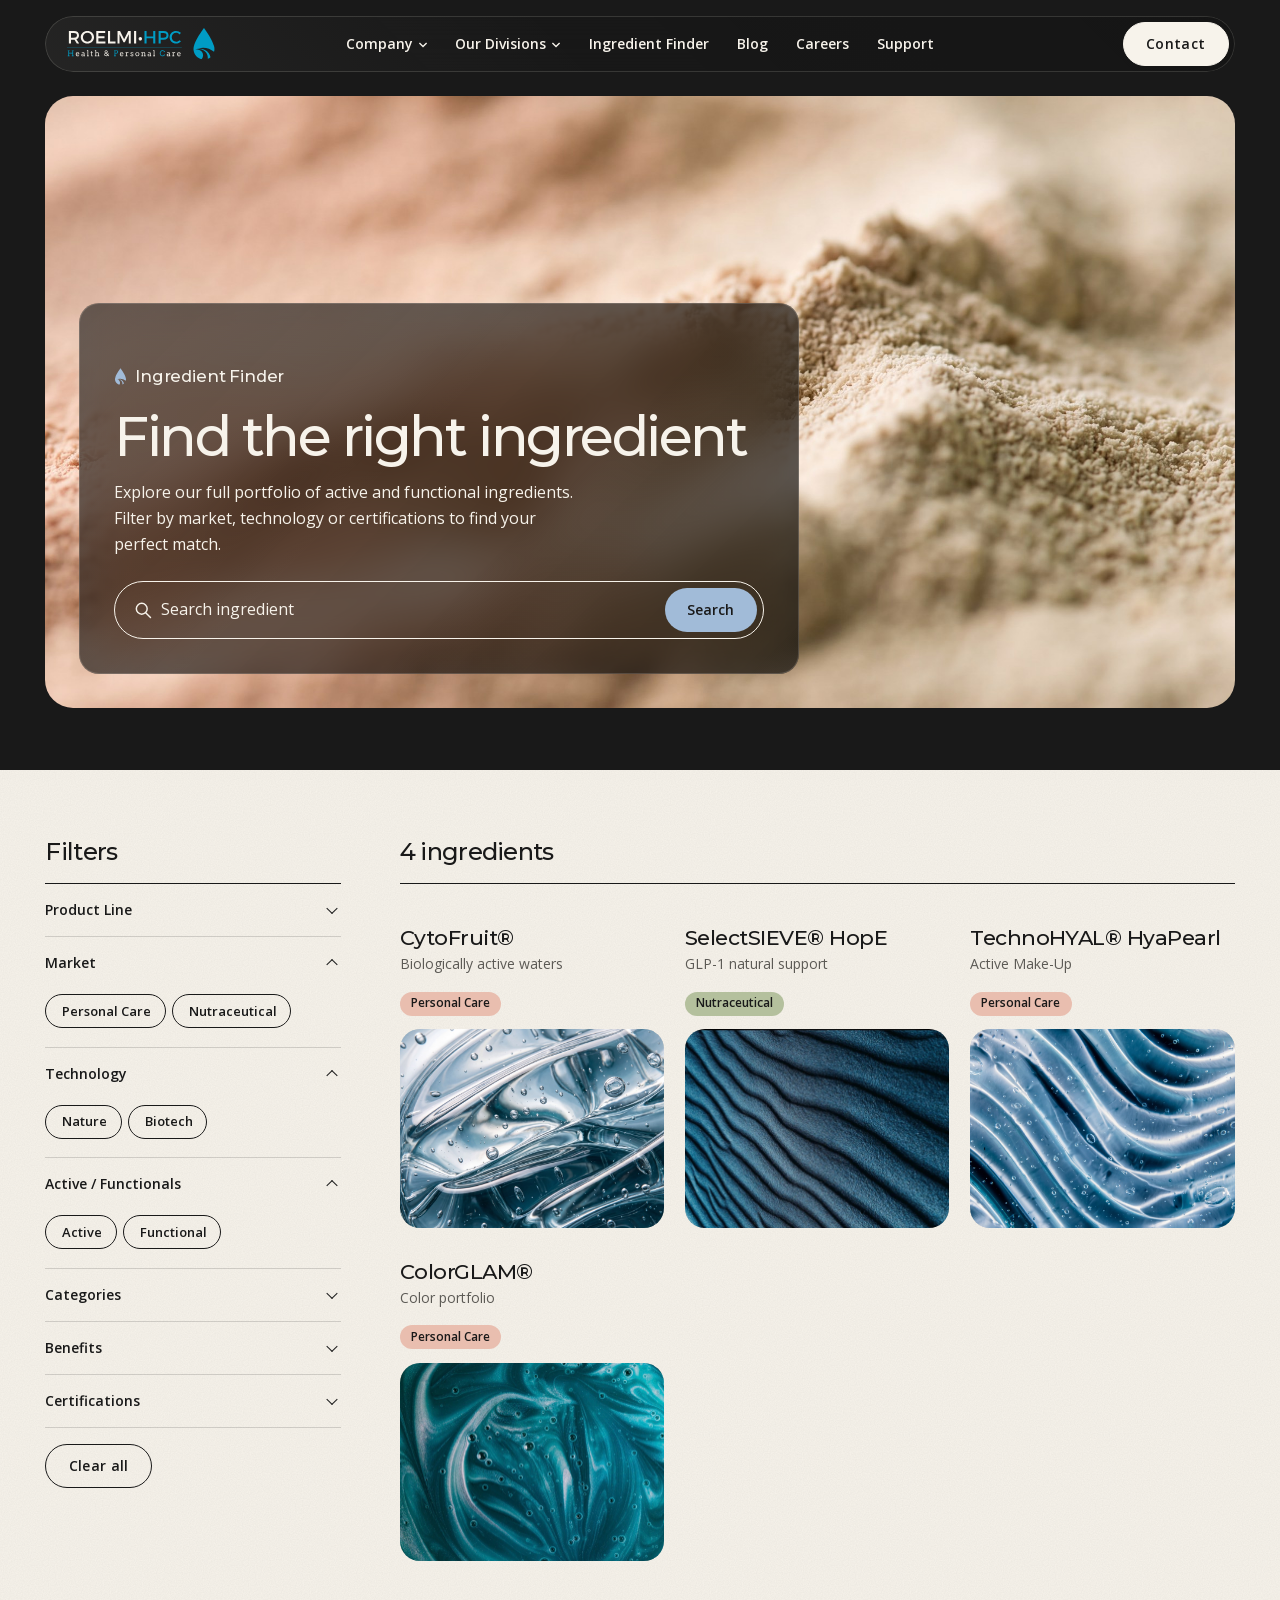
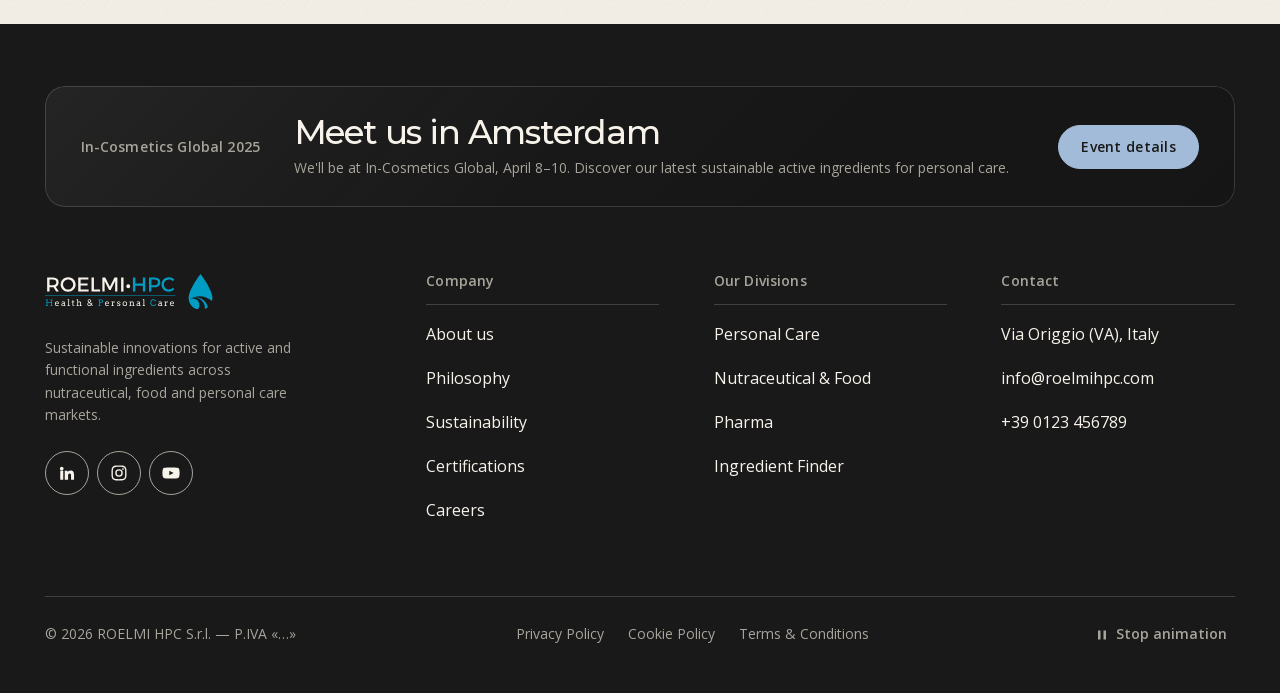
<file: ingredient-finder.html>
<!DOCTYPE html>
<html lang="en" class="no-js">
<head>
  <meta charset="UTF-8">
  <meta name="viewport" content="width=device-width, initial-scale=1">
  <title>Ingredient Finder — ROELMI HPC</title>
  <meta name="description" content="Explore our full portfolio of active and functional ingredients. Filter by market, technology or certifications to find your perfect match.">
  <meta name="theme-color" content="#191919">
  <link rel="icon" href="images/favicon.svg" type="image/svg+xml">

  <meta property="og:type" content="website">
  <meta property="og:site_name" content="ROELMI HPC">
  <meta property="og:title" content="Ingredient Finder — ROELMI HPC">
  <meta property="og:description" content="Explore our full portfolio of active and functional ingredients.">
  <meta property="og:image" content="images/og-image.jpg">
  <meta name="twitter:card" content="summary_large_image">

  <script>document.documentElement.classList.replace('no-js', 'js');</script>

  <!-- Font serviti dal sito (GDPR) -->
  <link rel="preload" as="font" type="font/woff2" href="fonts/montserrat-latin.woff2" crossorigin>
  <link rel="preload" as="font" type="font/woff2" href="fonts/opensans-latin.woff2" crossorigin>

  <!-- CSS -->
  <link rel="stylesheet" href="css/fonts.css">
  <link rel="stylesheet" href="css/reset.css">
  <link rel="stylesheet" href="css/base.css">
  <link rel="stylesheet" href="css/header.css">
  <link rel="stylesheet" href="css/finder.css">
  <link rel="stylesheet" href="css/footer.css">
</head>
<body>

  <!-- Logo ROELMI HPC: simboli richiamati con <use> (copiati dalla home) -->
  <svg width="0" height="0" style="position:absolute" aria-hidden="true" focusable="false">
    <symbol id="logo-roelmi" viewBox="0 0 256 54">
      <path d="M12.0334 17.0172C15.3679 17.0172 17.286 15.5943 17.286 12.6599C17.286 9.81631 15.3679 8.45615 12.0334 8.45615L6.90418 8.45615L6.90418 17.0172L12.0334 17.0172ZM13.0217 20.263C12.7103 20.2932 12.3729 20.2932 12.0334 20.2932L6.90418 20.2932L6.90418 26.813L3.25401 26.813L3.25401 5.18224L12.0334 5.18224C17.5649 5.18224 20.748 7.87013 20.748 12.5648C20.748 16.0268 19.1413 18.4682 16.2675 19.5818L21.1178 26.813L16.9767 26.813L13.0217 20.263Z"/>
      <path d="M27.5157 15.9972C27.5157 20.2939 31.0729 23.6954 35.3026 23.6954C39.5388 23.6954 43.0008 20.2939 43.0008 15.9972C43.0008 11.7026 39.5388 8.36382 35.3026 8.36382C31.0383 8.36382 27.5157 11.7026 27.5157 15.9972M46.7397 15.9972C46.7397 22.1752 41.7337 26.9671 35.2723 26.9671C28.8132 26.9671 23.8072 22.1752 23.8072 15.9972C23.8072 9.78669 28.8132 5.08558 35.2723 5.08558C41.7337 5.08558 46.7397 9.81696 46.7397 15.9972"/>
      <path d="M54.2809 8.45615L54.2809 14.2969L64.8487 14.2969L64.8487 17.5751L54.2809 17.5751L54.2809 23.539L66.4553 23.539L66.4553 26.813L50.6351 26.813L50.6351 5.18008L66.0856 5.18008L66.0856 8.45615L54.2809 8.45615Z"/>
      <path d="M83.9182 23.5064L83.9182 26.8127L70.9069 26.8127L70.9069 5.1777L74.5549 5.1777L74.5549 23.5064L83.9182 23.5064Z"/>
      <path d="M106.911 26.8134L106.881 10.6493L100.052 24.558L97.6708 24.558L90.8418 10.6493L90.8418 26.8134L87.4122 26.8134L87.4122 5.17835L91.7349 5.17835L98.8774 19.552L105.983 5.17835L110.28 5.17835L110.28 26.8134L106.911 26.8134Z"/>
      <path d="M115.997 26.8162L119.642 26.8162L119.642 5.18333L115.997 5.18333L115.997 26.8162Z"/>
      <path d="M129.75 18.5313C129.75 20.2915 128.513 21.6236 126.814 21.6236C125.146 21.6236 123.91 20.2915 123.91 18.5313C123.91 16.7711 125.146 15.5018 126.814 15.5018C128.513 15.5018 129.75 16.7711 129.75 18.5313"/>
      <path fill="#009CC4" d="M197.061 8.42653L194.929 11.0841C193.352 9.38232 191.097 8.33354 188.902 8.33354C184.575 8.33354 181.174 11.6723 181.174 15.9345C181.174 20.2009 184.575 23.5678 188.902 23.5678C191.064 23.5678 193.292 22.5796 194.929 21.001L197.091 23.4143C194.898 25.5767 191.776 26.9671 188.718 26.9671C182.382 26.9671 177.469 22.1752 177.469 15.9669C177.469 9.81696 182.443 5.08558 188.841 5.08558C191.899 5.08558 194.959 6.35709 197.061 8.42653ZM149.128 26.8134L149.128 17.8523L137.662 17.8523L137.662 26.8134L134.017 26.8134L134.017 5.17835L137.662 5.17835L137.662 14.5762L149.128 14.5762L149.128 5.17835L152.773 5.17835L152.773 26.8134L149.128 26.8134ZM167.083 20.2932C172.522 20.2932 175.642 17.4497 175.642 12.5648C175.642 7.87013 172.522 5.18224 167.083 5.18224L158.462 5.18224L158.462 26.813L162.107 26.813L162.107 20.2932L167.083 20.2932ZM172.154 12.6599C172.154 15.5943 170.266 17.0172 166.928 17.0172L162.107 17.0172L162.107 8.45615L166.928 8.45615C170.266 8.45615 172.154 9.81631 172.154 12.6599Z"/>
      <path fill="#009CC4" d="M167.99 41.4119C167.698 40.9145 167.311 40.5275 166.826 40.242C166.346 39.9587 165.81 39.816 165.217 39.816C164.709 39.816 164.249 39.9241 163.829 40.1361C163.412 40.3501 163.053 40.6377 162.754 40.9967C162.454 41.3557 162.223 41.773 162.058 42.2444C161.894 42.718 161.809 43.2175 161.809 43.7387C161.809 44.3571 161.902 44.9064 162.086 45.3864C162.268 45.86 162.506 46.2579 162.8 46.5758C163.094 46.8893 163.442 47.1531 163.851 47.365C164.253 47.5791 164.709 47.6808 165.217 47.6808C165.905 47.6808 166.504 47.5164 167.012 47.1812C167.525 46.8525 167.959 46.3011 168.323 45.5378L169.473 46.0827C169.307 46.5498 169.025 47.0061 168.628 47.4451C168.232 47.8797 167.743 48.2343 167.164 48.5025C166.582 48.7728 165.935 48.9047 165.23 48.9047C164.554 48.9047 163.933 48.7771 163.364 48.5241C162.798 48.2689 162.296 47.9056 161.851 47.4321C161.409 46.965 161.07 46.4071 160.839 45.7605C160.605 45.1161 160.488 44.4414 160.488 43.7387C160.488 43.0337 160.605 42.3655 160.839 41.7384C161.07 41.1092 161.399 40.5642 161.818 40.1015C162.238 39.6387 162.739 39.2711 163.323 39.0008C163.905 38.7348 164.536 38.5986 165.217 38.5986C165.821 38.5986 166.346 38.6851 166.785 38.8559C167.226 39.0289 167.598 39.2343 167.908 39.4722C168.215 39.7101 168.478 39.9717 168.701 40.2463L169.395 40.2463L169.395 41.4119L167.99 41.4119ZM8.31148 38.7975L11.527 38.7975L11.527 39.9241L10.5885 39.9241L10.5885 47.5834L11.527 47.5834L11.527 48.7101L8.31148 48.7101L8.31148 47.5834L9.30404 47.5834L9.30404 44.0219L3.56929 44.0219L3.56929 47.5834L4.56401 47.5834L4.56401 48.7101L1.34632 48.7101L1.34632 47.5834L2.28914 47.5834L2.28914 39.9241L1.34632 39.9241L1.34632 38.7975L4.56401 38.7975L4.56401 39.9241L3.56929 39.9241L3.56929 42.9234L9.30404 42.9234L9.30404 39.9241L8.31148 39.9241L8.31148 38.7975ZM86.5788 38.9694C86.2026 38.8548 85.7982 38.7986 85.3506 38.7986L81.3436 38.7986L81.3436 39.9274L82.2843 39.9274L82.2843 47.5845L81.3436 47.5845L81.3436 48.709L84.5591 48.709L84.5591 47.5845L83.5666 47.5845L83.5666 44.1182L85.3268 44.1182C85.7895 44.1182 86.2069 44.049 86.5853 43.9084C86.9594 43.77 87.2838 43.5797 87.5541 43.3419C87.8244 43.1018 88.0341 42.8229 88.1812 42.5007C88.3304 42.1785 88.4039 41.8411 88.4039 41.4778C88.4039 41.041 88.3304 40.6561 88.179 40.321C88.0276 39.9836 87.8179 39.7047 87.5454 39.4798C87.273 39.2527 86.9508 39.0862 86.5788 38.9694ZM85.3506 43.0456L83.5666 43.0456L83.5666 39.9274L85.1884 39.9274C85.8371 39.9274 86.3107 40.0615 86.6091 40.3339C86.9032 40.6086 87.0524 40.9891 87.0524 41.4778C87.0524 41.7352 87.007 41.9601 86.9248 42.1568C86.8405 42.3536 86.7215 42.5158 86.5702 42.6477C86.4231 42.7796 86.2415 42.8748 86.0361 42.9461C85.8285 43.011 85.5993 43.0456 85.3506 43.0456Z"/>
      <path d="M18.3148 42.7781C18.0316 42.7781 17.7829 42.8192 17.5731 42.8992C17.3634 42.9814 17.1839 43.0938 17.0325 43.2452C16.8855 43.3966 16.7644 43.5804 16.6779 43.7966C16.5871 44.015 16.5222 44.2637 16.4768 44.5297L19.9907 44.5297C19.9734 44.2767 19.9302 44.0431 19.8675 43.8334C19.8026 43.6171 19.7096 43.4333 19.5755 43.2755C19.4458 43.1176 19.2793 42.9965 19.0717 42.91C18.8706 42.8214 18.6154 42.7781 18.3148 42.7781L18.3148 42.7781ZM16.4119 45.479C16.4119 45.6714 16.4249 45.8444 16.453 46.0044C16.4833 46.1623 16.5222 46.318 16.5763 46.4607C16.7384 46.8954 16.9958 47.2241 17.3504 47.4446C17.705 47.6652 18.1073 47.7776 18.557 47.7776C18.9095 47.7776 19.2512 47.7257 19.5885 47.6263C19.9215 47.529 20.2697 47.3776 20.6351 47.1657L21.1282 47.996C20.6805 48.3031 20.2372 48.5302 19.7853 48.6772C19.3355 48.8242 18.8706 48.8999 18.3862 48.8999C17.9299 48.8999 17.5039 48.8242 17.1169 48.6707C16.7255 48.5172 16.3903 48.2901 16.107 47.9896C15.8259 47.689 15.6053 47.3149 15.4475 46.8673C15.2875 46.4175 15.2096 45.892 15.2096 45.2952C15.2096 44.8108 15.2766 44.3545 15.4107 43.9264C15.5448 43.496 15.7502 43.1198 16.0184 42.7997C16.2843 42.4819 16.6173 42.2267 17.0131 42.0407C17.411 41.8504 17.8737 41.7575 18.3992 41.7575C18.9095 41.7575 19.3355 41.8353 19.6772 41.9888C20.021 42.1445 20.3 42.35 20.5162 42.6051C20.7324 42.8603 20.8946 43.1522 21.0049 43.4787C21.1152 43.8074 21.1952 44.1404 21.2406 44.4778C21.2579 44.6421 21.273 44.8108 21.2795 44.9838C21.2882 45.1525 21.2903 45.3168 21.2903 45.479L16.4119 45.479Z"/>
      <path d="M27.4217 47.878C27.5839 47.878 27.7439 47.8607 27.9061 47.8196C28.0682 47.7807 28.2218 47.7288 28.3623 47.6596C28.505 47.5925 28.6413 47.5125 28.7624 47.426C28.8835 47.3352 28.9873 47.2422 29.0716 47.1449L29.0759 45.6182L27.666 45.6182C27.4282 45.6182 27.2141 45.642 27.0195 45.6961C26.8248 45.748 26.6583 45.8215 26.5156 45.9253C26.3751 46.0248 26.2648 46.148 26.1848 46.2972C26.1069 46.4443 26.068 46.6151 26.068 46.8076C26.068 46.9871 26.1004 47.1406 26.1653 47.2768C26.2323 47.4066 26.3232 47.519 26.4421 47.6077C26.5632 47.6963 26.7059 47.7634 26.8724 47.8109C27.0368 47.8585 27.2206 47.878 27.4217 47.878L27.4217 47.878ZM29.0716 48.0812C28.8121 48.3213 28.5267 48.518 28.2174 48.6716C27.9061 48.8229 27.5493 48.9008 27.1535 48.9008C26.8227 48.9008 26.5178 48.8446 26.2432 48.7429C25.9664 48.637 25.7242 48.4943 25.5274 48.3148C25.3263 48.131 25.1684 47.9234 25.0581 47.6833C24.9479 47.4433 24.8916 47.1882 24.8916 46.9179C24.8916 46.6303 24.9327 46.3751 25.0192 46.1524C25.1036 45.9318 25.2182 45.7393 25.3587 45.5728C25.4993 45.4106 25.6658 45.2723 25.8561 45.1598C26.0464 45.0495 26.2432 44.9587 26.4529 44.8938C26.6583 44.8246 26.8703 44.7792 27.0865 44.7511C27.2984 44.723 27.506 44.7079 27.7049 44.7079C28.0163 44.7079 28.2802 44.7165 28.4942 44.7381C28.7083 44.7576 28.9029 44.7814 29.0759 44.8181L29.0824 44.2624C29.0824 44.0245 29.05 43.8148 28.9786 43.6396C28.9073 43.4623 28.8099 43.3153 28.6824 43.2006C28.5569 43.086 28.4077 42.9995 28.2304 42.9433C28.0531 42.8849 27.8585 42.859 27.6379 42.859C27.4303 42.859 27.2357 42.8741 27.0497 42.9001C26.8594 42.9303 26.6864 42.9671 26.5243 43.0104C26.3599 43.0579 26.2086 43.1098 26.0702 43.166C25.9339 43.2288 25.8193 43.2871 25.722 43.352L25.322 42.5108C25.482 42.4049 25.6636 42.3097 25.8518 42.2189C26.0442 42.1281 26.2453 42.0546 26.4572 41.9897C26.667 41.927 26.8832 41.8772 27.106 41.8405C27.3265 41.8037 27.5428 41.7864 27.7547 41.7864C28.1482 41.7864 28.5007 41.8297 28.8164 41.927C29.1278 42.02 29.396 42.1627 29.6122 42.3595C29.8306 42.5584 29.9993 42.8071 30.116 43.1098C30.235 43.4147 30.2934 43.7759 30.2934 44.1975L30.2869 47.5839L31.0372 47.5839L31.0372 48.7083L29.0716 48.7083L29.0716 48.0812Z"/>
      <path d="M34.5012 38.5337L36.7004 38.5337L36.7004 47.5856L37.7167 47.5856L37.7167 48.7079L34.5012 48.7079L34.5012 47.5856L35.483 47.5856L35.483 39.6603L34.5012 39.6603L34.5012 38.5337Z"/>
      <path d="M43.0136 41.9335L44.6008 41.9335L44.6008 42.9217L43.0006 42.9217L42.9812 46.8335C42.9812 47.0995 43.0136 47.3157 43.0742 47.4801C43.1347 47.6466 43.2342 47.759 43.3682 47.8239C43.5023 47.8866 43.6537 47.9212 43.8245 47.9212C44.0062 47.9212 44.1705 47.9018 44.3089 47.8693C44.4494 47.8347 44.5987 47.7807 44.7652 47.7028L45.0463 48.5202C44.8365 48.6283 44.6181 48.717 44.3889 48.7775C44.1554 48.8402 43.8851 48.8748 43.5693 48.8748C43.2709 48.8748 43.0136 48.8338 42.793 48.7624C42.5746 48.691 42.3887 48.5699 42.2395 48.4034C42.0881 48.2326 41.9756 48.0056 41.9021 47.7179C41.8264 47.4325 41.7918 47.0757 41.7918 46.6497L41.8113 42.9217L40.7301 42.9217L40.7301 41.9335L41.8243 41.9335L41.8243 40.3138L43.0136 39.7516L43.0136 41.9335Z"/>
      <path d="M48.2687 38.5337L50.4138 38.5337L50.4138 42.6812L50.4549 42.6812C50.5739 42.558 50.7166 42.4455 50.8766 42.3396C51.0345 42.2315 51.2031 42.1385 51.3761 42.0606C51.5491 41.9828 51.7308 41.9179 51.9167 41.8768C52.1027 41.8336 52.3016 41.8119 52.5049 41.8119C52.8682 41.8119 53.1969 41.8617 53.4888 41.9612C53.7786 42.0628 54.0294 42.2163 54.2327 42.4174C54.4381 42.625 54.596 42.8867 54.7084 43.2067C54.8187 43.5289 54.8728 43.9052 54.8728 44.3441L54.8728 47.5856L55.8934 47.5856L55.8934 48.7079L52.6779 48.7079L52.6779 47.5856L53.6056 47.5856L53.6056 44.4933C53.6056 43.9744 53.4737 43.5786 53.212 43.3127C52.9482 43.0424 52.5698 42.9083 52.0767 42.9083C51.7935 42.9083 51.5123 42.9775 51.2247 43.1072C50.9393 43.2435 50.6647 43.4078 50.4138 43.6111L50.4138 47.5856L51.3956 47.5856L51.3956 48.7079L48.1779 48.7079L48.1779 47.5856L49.2007 47.5856L49.2007 39.6603L48.2687 39.6603L48.2687 38.5337Z"/>
      <path d="M68.7198 42.0012C68.8344 41.8757 68.9296 41.7395 69.0074 41.5773C69.0853 41.4195 69.1242 41.253 69.1242 41.0778C69.1242 40.894 69.0853 40.7167 69.0053 40.5502C68.9252 40.3793 68.815 40.2301 68.6809 40.0961C68.5447 39.9685 68.3868 39.8625 68.2073 39.789C68.0257 39.709 67.8332 39.6722 67.6364 39.6722C67.4159 39.6722 67.2191 39.709 67.0418 39.7825C66.8666 39.8539 66.7131 39.9533 66.5877 40.0766C66.4622 40.2042 66.3628 40.3512 66.2936 40.5199C66.2244 40.6886 66.1876 40.868 66.1876 41.0627C66.1876 41.2486 66.233 41.4411 66.3239 41.6422C66.4147 41.8476 66.5747 42.0595 66.8104 42.2823L67.3921 42.8229C67.6516 42.7126 67.8916 42.5872 68.1187 42.4574C68.3457 42.3277 68.5447 42.1741 68.7198 42.0012L68.7198 42.0012ZM66.6871 44.356C66.5358 44.4144 66.4039 44.4987 66.2849 44.6069C66.1638 44.7128 66.06 44.8361 65.9714 44.9723C65.8849 45.1107 65.82 45.2599 65.7703 45.4178C65.7227 45.5756 65.6989 45.7378 65.6989 45.8978C65.6989 46.1508 65.7465 46.3844 65.846 46.6006C65.9454 46.819 66.0795 47.0028 66.2503 47.1607C66.4233 47.3186 66.6266 47.4418 66.858 47.5305C67.0937 47.6191 67.3424 47.6645 67.6083 47.6645C67.8332 47.6645 68.0473 47.6321 68.2484 47.5759C68.4495 47.5197 68.6355 47.4418 68.8106 47.3402C68.9836 47.2385 69.1458 47.1131 69.2907 46.9747C69.4377 46.832 69.5761 46.6785 69.7016 46.512L67.2148 44.1117L66.6871 44.356ZM72.0175 48.7479L70.4714 47.2558C70.2876 47.4829 70.093 47.6905 69.8767 47.8808C69.6626 48.0667 69.4356 48.2289 69.1934 48.3652C68.9512 48.5057 68.696 48.6117 68.4214 48.6895C68.1489 48.763 67.8613 48.8041 67.5543 48.8041C67.1348 48.8041 66.7369 48.7263 66.3693 48.5771C66.0017 48.43 65.6816 48.2289 65.407 47.9716C65.1345 47.7121 64.9204 47.4094 64.7647 47.0569C64.6069 46.7066 64.529 46.3282 64.529 45.9238C64.529 45.6578 64.5701 45.3983 64.6501 45.1475C64.728 44.8988 64.8404 44.6631 64.981 44.4447C65.1259 44.2284 65.2902 44.0295 65.4783 43.8543C65.6686 43.6835 65.9671 43.4911 66.3649 43.29L65.9325 42.8704C65.8222 42.7667 65.7097 42.6456 65.6038 42.5093C65.4978 42.3753 65.4048 42.2282 65.3227 42.0725C65.2426 41.9168 65.1756 41.7525 65.1259 41.5838C65.0761 41.413 65.0502 41.2421 65.0502 41.0778C65.0502 40.7296 65.1194 40.4074 65.2535 40.1047C65.3897 39.8041 65.5713 39.5403 65.807 39.3197C66.0384 39.0949 66.3152 38.9219 66.6266 38.7943C66.9423 38.6645 67.2775 38.6018 67.6364 38.6018C68.0149 38.6018 68.3652 38.6667 68.6895 38.8029C69.0139 38.937 69.2929 39.1208 69.5307 39.3457C69.7686 39.5706 69.9502 39.8344 70.0865 40.1371C70.2205 40.4356 70.2876 40.7513 70.2876 41.0778C70.2876 41.3395 70.2638 41.5687 70.2119 41.7698C70.1578 41.9666 70.0865 42.1439 69.987 42.3017C69.894 42.4574 69.7794 42.6001 69.6453 42.7299C69.5134 42.8575 69.3707 42.9764 69.2215 43.0845C69.0723 43.197 68.9144 43.2964 68.7587 43.3829C68.6031 43.4716 68.4409 43.5603 68.2744 43.6403L70.2746 45.5043C70.4173 45.1864 70.5276 44.8707 70.6119 44.5636C70.6984 44.2501 70.7655 43.9668 70.813 43.7116L72.0413 43.7116C71.9678 44.1225 71.8553 44.5506 71.7018 44.9896C71.5483 45.4308 71.3536 45.8611 71.1201 46.2827L72.9236 47.9586L72.0175 48.7479Z"/>
      <path d="M94.5772 42.7781C94.2918 42.7781 94.0452 42.8192 93.8333 42.8992C93.6236 42.9814 93.4419 43.0938 93.2949 43.2452C93.1435 43.3966 93.0267 43.5804 92.9381 43.7966C92.8473 44.015 92.7802 44.2637 92.7391 44.5297L96.2487 44.5297C96.2314 44.2767 96.1925 44.0431 96.1298 43.8334C96.0671 43.6171 95.9676 43.4333 95.8379 43.2755C95.706 43.1176 95.5416 42.9965 95.334 42.91C95.1286 42.8214 94.8778 42.7781 94.5772 42.7781L94.5772 42.7781ZM92.6743 45.479C92.6743 45.6714 92.6872 45.8444 92.7153 46.0044C92.7456 46.1623 92.7845 46.318 92.8343 46.4607C92.9986 46.8954 93.256 47.2241 93.6128 47.4446C93.9674 47.6652 94.3696 47.7776 94.8172 47.7776C95.1719 47.7776 95.5135 47.7257 95.8465 47.6263C96.1817 47.529 96.532 47.3776 96.8996 47.1657L97.3883 47.996C96.9429 48.3031 96.4953 48.5302 96.0498 48.6772C95.5979 48.8242 95.1329 48.8999 94.6486 48.8999C94.1901 48.8999 93.7663 48.8242 93.3749 48.6707C92.9857 48.5172 92.6483 48.2901 92.3694 47.9896C92.0882 47.689 91.8698 47.3149 91.7098 46.8673C91.5498 46.4175 91.4698 45.892 91.4698 45.2952C91.4698 44.8108 91.539 44.3545 91.6731 43.9264C91.8093 43.496 92.0104 43.1198 92.2764 42.7997C92.5467 42.4819 92.8775 42.2267 93.2733 42.0407C93.6711 41.8504 94.1361 41.7575 94.6615 41.7575C95.1719 41.7575 95.5979 41.8353 95.9395 41.9888C96.2833 42.1445 96.5623 42.35 96.7764 42.6051C96.9926 42.8603 97.157 43.1522 97.2673 43.4787C97.3797 43.8074 97.4554 44.1404 97.4986 44.4778C97.5202 44.6421 97.5354 44.8108 97.5419 44.9838C97.5484 45.1525 97.5527 45.3168 97.5527 45.479L92.6743 45.479Z"/>
      <path d="M106.221 43.3674L104.978 43.3674L104.978 42.95C104.833 42.95 104.688 42.976 104.537 43.0322C104.385 43.0841 104.245 43.1684 104.115 43.2809C103.983 43.3912 103.871 43.5317 103.771 43.7025C103.674 43.8734 103.603 44.0788 103.561 44.3145L103.561 47.5819L104.71 47.5819L104.71 48.7107L101.347 48.7107L101.347 47.5819L102.283 47.5819L102.29 43.056L101.347 43.056L101.347 41.9337L103.512 41.9337L103.512 42.87C103.594 42.7295 103.68 42.6019 103.78 42.4808C103.877 42.3597 103.983 42.2559 104.104 42.1672C104.225 42.0786 104.357 42.0072 104.504 41.9596C104.649 41.9077 104.807 41.8818 104.978 41.8818L105.618 41.8818C105.819 41.8818 106.02 41.8861 106.221 41.8948L106.221 43.3674Z"/>
      <path d="M113.552 43.285C113.468 43.1574 113.358 43.0514 113.221 42.9714C113.087 42.8914 112.936 42.8309 112.772 42.7941C112.607 42.7595 112.443 42.7379 112.287 42.7379C112.112 42.7379 111.952 42.7595 111.807 42.7984C111.66 42.8374 111.537 42.8936 111.429 42.9693C111.327 43.0428 111.243 43.1315 111.184 43.2396C111.124 43.3477 111.098 43.4645 111.098 43.5985C111.098 43.8234 111.167 44.0029 111.301 44.1348C111.44 44.2689 111.671 44.3943 111.993 44.5024L113.293 44.963C113.853 45.149 114.262 45.4042 114.515 45.7264C114.774 46.0507 114.904 46.4356 114.904 46.8854C114.904 47.186 114.843 47.4628 114.724 47.7115C114.603 47.9645 114.432 48.1785 114.212 48.3515C113.993 48.531 113.73 48.6651 113.418 48.7646C113.109 48.8619 112.765 48.9138 112.382 48.9138C111.857 48.9138 111.429 48.8273 111.098 48.6564C110.765 48.4856 110.51 48.265 110.332 47.9818L109.651 47.9818L109.651 46.8573L111.005 46.8573C111.005 47.0433 111.046 47.2055 111.124 47.3395C111.206 47.4736 111.314 47.5796 111.446 47.6617C111.578 47.7461 111.731 47.8088 111.896 47.8455C112.067 47.8866 112.237 47.9082 112.41 47.9082C112.581 47.9082 112.743 47.8866 112.904 47.8434C113.059 47.8023 113.198 47.7417 113.319 47.6596C113.438 47.5796 113.531 47.4822 113.602 47.3698C113.671 47.2552 113.706 47.1254 113.706 46.9827C113.706 46.7643 113.637 46.5784 113.492 46.427C113.353 46.2756 113.113 46.1372 112.772 46.0161L111.476 45.5317C110.949 45.3458 110.557 45.1057 110.302 44.816C110.047 44.5241 109.922 44.1608 109.922 43.7261C109.922 43.4385 109.976 43.1725 110.082 42.9282C110.185 42.686 110.341 42.4741 110.546 42.2968C110.748 42.1194 110.992 41.981 111.288 41.8837C111.578 41.7843 111.913 41.7324 112.287 41.7324C112.772 41.7324 113.176 41.7994 113.505 41.9335C113.831 42.0697 114.125 42.3011 114.387 42.6276L115.021 42.6276L115.021 43.7542L113.678 43.7542C113.678 43.5704 113.639 43.4147 113.552 43.285"/>
      <path d="M119.603 45.3207C119.603 45.7099 119.657 46.0602 119.768 46.3759C119.878 46.6873 120.032 46.9555 120.228 47.176C120.419 47.3966 120.646 47.5674 120.901 47.6885C121.156 47.8053 121.426 47.8659 121.714 47.8659C122.014 47.8659 122.293 47.8075 122.555 47.6907C122.812 47.5739 123.042 47.4031 123.23 47.1825C123.422 46.962 123.574 46.6982 123.682 46.3803C123.792 46.071 123.846 45.7164 123.846 45.3207C123.846 44.9142 123.792 44.5509 123.682 44.2308C123.574 43.9129 123.422 43.647 123.234 43.4329C123.044 43.2188 122.819 43.0566 122.557 42.9485C122.298 42.8382 122.014 42.7842 121.714 42.7842C121.426 42.7842 121.156 42.8382 120.901 42.9485C120.646 43.0566 120.419 43.2188 120.228 43.4329C120.032 43.647 119.878 43.9129 119.768 44.2308C119.657 44.5509 119.603 44.9142 119.603 45.3207M118.315 45.3207C118.317 44.7866 118.405 44.2979 118.572 43.8546C118.741 43.4178 118.974 43.0393 119.277 42.7236C119.575 42.4057 119.934 42.1614 120.347 41.9949C120.762 41.8241 121.219 41.7397 121.714 41.7397C122.216 41.7397 122.674 41.8241 123.093 41.9949C123.507 42.1614 123.865 42.4057 124.162 42.715C124.456 43.0264 124.687 43.4026 124.856 43.8438C125.018 44.2849 125.1 44.7714 125.1 45.3099C125.1 45.8353 125.018 46.3219 124.856 46.763C124.687 47.2085 124.456 47.5869 124.162 47.9026C123.865 48.2227 123.507 48.4713 123.093 48.6465C122.674 48.826 122.216 48.9125 121.714 48.9125C121.204 48.9125 120.741 48.826 120.326 48.6487C119.915 48.4757 119.558 48.2313 119.264 47.9156C118.968 47.5977 118.736 47.2193 118.57 46.7825C118.405 46.3414 118.317 45.8526 118.315 45.3207"/>
      <path d="M133.018 47.5845L133.974 47.5845L133.974 44.4901C133.974 43.9711 133.842 43.5797 133.576 43.3094C133.312 43.0434 132.934 42.9094 132.445 42.9094C132.16 42.9094 131.874 42.9764 131.587 43.1126C131.299 43.2467 131.024 43.4154 130.769 43.6143L130.769 47.5845L131.723 47.5845L131.723 48.7111L128.559 48.7111L128.559 47.5845L129.502 47.5845L129.502 43.0586L128.559 43.0586L128.559 41.9363L130.715 41.9363L130.715 42.7321L130.73 42.7321C130.875 42.6045 131.029 42.4855 131.189 42.3753C131.355 42.2585 131.526 42.1612 131.706 42.079C131.883 41.9947 132.071 41.9298 132.263 41.8844C132.458 41.8346 132.661 41.813 132.875 41.813C133.239 41.813 133.565 41.8606 133.857 41.9579C134.147 42.0617 134.393 42.2152 134.601 42.4185C134.806 42.6239 134.964 42.8877 135.077 43.2056C135.187 43.5278 135.241 43.9062 135.241 44.3409L135.241 47.5845L136.184 47.5845L136.184 48.7111L133.018 48.7111L133.018 47.5845Z"/>
      <path d="M141.969 47.878C142.131 47.878 142.291 47.8607 142.453 47.8196C142.615 47.7807 142.769 47.7288 142.909 47.6596C143.052 47.5925 143.188 47.5125 143.31 47.426C143.431 47.3352 143.534 47.2422 143.619 47.1449L143.623 45.6182L142.213 45.6182C141.975 45.6182 141.761 45.642 141.567 45.6961C141.372 45.748 141.205 45.8215 141.063 45.9253C140.922 46.0248 140.81 46.148 140.732 46.2972C140.654 46.4443 140.615 46.6151 140.615 46.8076C140.615 46.9871 140.648 47.1406 140.712 47.2768C140.779 47.4066 140.87 47.519 140.989 47.6077C141.11 47.6963 141.253 47.7634 141.42 47.8109C141.584 47.8585 141.768 47.878 141.969 47.878L141.969 47.878ZM143.619 48.0812C143.359 48.3213 143.074 48.518 142.765 48.6716C142.453 48.8229 142.096 48.9008 141.701 48.9008C141.37 48.9008 141.065 48.8446 140.79 48.7429C140.514 48.637 140.271 48.4943 140.075 48.3148C139.873 48.131 139.716 47.9234 139.605 47.6833C139.495 47.4433 139.439 47.1882 139.439 46.9179C139.439 46.6303 139.48 46.3751 139.566 46.1524C139.651 45.9318 139.765 45.7393 139.906 45.5728C140.046 45.4106 140.213 45.2723 140.405 45.1598C140.594 45.0495 140.79 44.9587 141 44.8938C141.205 44.8246 141.417 44.7792 141.634 44.7511C141.846 44.723 142.053 44.7079 142.252 44.7079C142.563 44.7079 142.827 44.7165 143.041 44.7381C143.255 44.7576 143.45 44.7814 143.623 44.8181L143.63 44.2624C143.63 44.0245 143.597 43.8148 143.526 43.6396C143.454 43.4623 143.357 43.3153 143.23 43.2006C143.104 43.086 142.955 42.9995 142.778 42.9433C142.6 42.8849 142.406 42.859 142.185 42.859C141.977 42.859 141.783 42.8741 141.597 42.9001C141.407 42.9303 141.234 42.9671 141.071 43.0104C140.907 43.0579 140.756 43.1098 140.617 43.166C140.481 43.2288 140.366 43.2871 140.269 43.352L139.869 42.5108C140.029 42.4049 140.211 42.3097 140.399 42.2189C140.591 42.1281 140.792 42.0546 141.004 41.9897C141.214 41.927 141.43 41.8772 141.651 41.8405C141.874 41.8037 142.09 41.7864 142.302 41.7864C142.695 41.7864 143.048 41.8297 143.364 41.927C143.675 42.02 143.943 42.1627 144.159 42.3595C144.378 42.5584 144.546 42.8071 144.663 43.1098C144.78 43.4147 144.841 43.7759 144.841 44.1975L144.834 47.5839L145.584 47.5839L145.584 48.7083L143.619 48.7083L143.619 48.0812Z"/>
      <path d="M149.048 38.5337L151.248 38.5337L151.248 47.5856L152.264 47.5856L152.264 48.7079L149.048 48.7079L149.048 47.5856L150.03 47.5856L150.03 39.6603L149.048 39.6603L149.048 38.5337Z"/>
      <path d="M175.016 47.878C175.179 47.878 175.337 47.8607 175.499 47.8196C175.661 47.7807 175.814 47.7288 175.957 47.6596C176.102 47.5925 176.234 47.5125 176.355 47.426C176.478 47.3352 176.58 47.2422 176.664 47.1449L176.671 45.6182L175.259 45.6182C175.021 45.6182 174.809 45.642 174.612 45.6961C174.422 45.748 174.253 45.8215 174.113 45.9253C173.968 46.0248 173.86 46.148 173.78 46.2972C173.704 46.4443 173.663 46.6151 173.663 46.8076C173.663 46.9871 173.695 47.1406 173.76 47.2768C173.827 47.4066 173.92 47.519 174.039 47.6077C174.158 47.6963 174.301 47.7634 174.467 47.8109C174.634 47.8585 174.815 47.878 175.016 47.878L175.016 47.878ZM176.664 48.0812C176.407 48.3213 176.124 48.518 175.812 48.6716C175.499 48.8229 175.146 48.9008 174.748 48.9008C174.415 48.9008 174.113 48.8446 173.836 48.7429C173.559 48.637 173.321 48.4943 173.122 48.3148C172.919 48.131 172.763 47.9234 172.653 47.6833C172.541 47.4433 172.484 47.1882 172.484 46.9179C172.484 46.6303 172.528 46.3751 172.614 46.1524C172.698 45.9318 172.811 45.7393 172.954 45.5728C173.094 45.4106 173.263 45.2723 173.451 45.1598C173.641 45.0495 173.84 44.9587 174.046 44.8938C174.253 44.8246 174.463 44.7792 174.679 44.7511C174.895 44.723 175.101 44.7079 175.298 44.7079C175.611 44.7079 175.875 44.7165 176.089 44.7381C176.301 44.7576 176.498 44.7814 176.671 44.8181L176.677 44.2624C176.677 44.0245 176.643 43.8148 176.576 43.6396C176.502 43.4623 176.405 43.3153 176.277 43.2006C176.152 43.086 176 42.9995 175.825 42.9433C175.648 42.8849 175.451 42.859 175.233 42.859C175.027 42.859 174.831 42.8741 174.645 42.9001C174.454 42.9303 174.281 42.9671 174.117 43.0104C173.953 43.0579 173.801 43.1098 173.665 43.166C173.531 43.2288 173.412 43.2871 173.317 43.352L172.917 42.5108C173.079 42.4049 173.256 42.3097 173.449 42.2189C173.641 42.1281 173.84 42.0546 174.052 41.9897C174.266 41.927 174.478 41.8772 174.701 41.8405C174.921 41.8037 175.135 41.7864 175.349 41.7864C175.743 41.7864 176.096 41.8297 176.409 41.927C176.723 42.02 176.989 42.1627 177.205 42.3595C177.425 42.5584 177.592 42.8071 177.711 43.1098C177.83 43.4147 177.888 43.7759 177.888 44.1975L177.882 47.5839L178.632 47.5839L178.632 48.7083L176.664 48.7083L176.664 48.0812Z"/>
      <path d="M187.021 43.3674L185.777 43.3674L185.777 42.95C185.632 42.95 185.488 42.976 185.336 43.0322C185.185 43.0841 185.044 43.1684 184.915 43.2809C184.783 43.3912 184.67 43.5317 184.573 43.7025C184.473 43.8734 184.402 44.0788 184.361 44.3145L184.361 47.5819L185.509 47.5819L185.509 48.7107L182.147 48.7107L182.147 47.5819L183.083 47.5819L183.089 43.056L182.147 43.056L182.147 41.9337L184.313 41.9337L184.313 42.87C184.393 42.7295 184.48 42.6019 184.579 42.4808C184.677 42.3597 184.783 42.2559 184.904 42.1672C185.025 42.0786 185.157 42.0072 185.304 41.9596C185.451 41.9077 185.607 41.8818 185.777 41.8818L186.417 41.8818C186.619 41.8818 186.82 41.8861 187.021 41.8948L187.021 43.3674Z"/>
      <path d="M193.624 42.7781C193.339 42.7781 193.092 42.8192 192.878 42.8992C192.668 42.9814 192.489 43.0938 192.342 43.2452C192.19 43.3966 192.074 43.5804 191.985 43.7966C191.894 44.015 191.827 44.2637 191.786 44.5297L195.296 44.5297C195.278 44.2767 195.239 44.0431 195.177 43.8334C195.112 43.6171 195.015 43.4333 194.885 43.2755C194.753 43.1176 194.586 42.9965 194.381 42.91C194.176 42.8214 193.925 42.7781 193.624 42.7781L193.624 42.7781ZM191.719 45.479C191.719 45.6714 191.734 45.8444 191.762 46.0044C191.793 46.1623 191.831 46.318 191.881 46.4607C192.043 46.8954 192.303 47.2241 192.66 47.4446C193.014 47.6652 193.417 47.7776 193.866 47.7776C194.219 47.7776 194.56 47.7257 194.893 47.6263C195.226 47.529 195.579 47.3776 195.944 47.1657L196.435 47.996C195.99 48.3031 195.542 48.5302 195.095 48.6772C194.645 48.8242 194.18 48.8999 193.695 48.8999C193.237 48.8999 192.813 48.8242 192.422 48.6707C192.033 48.5172 191.695 48.2901 191.416 47.9896C191.135 47.689 190.915 47.3149 190.755 46.8673C190.597 46.4175 190.517 45.892 190.517 45.2952C190.517 44.8108 190.584 44.3545 190.72 43.9264C190.854 43.496 191.057 43.1198 191.323 42.7997C191.594 42.4819 191.924 42.2267 192.32 42.0407C192.72 41.8504 193.181 41.7575 193.708 41.7575C194.219 41.7575 194.645 41.8353 194.986 41.9888C195.33 42.1445 195.607 42.35 195.821 42.6051C196.037 42.8603 196.204 43.1522 196.314 43.4787C196.424 43.8074 196.5 44.1404 196.546 44.4778C196.567 44.6421 196.582 44.8108 196.589 44.9838C196.593 45.1525 196.6 45.3168 196.6 45.479L191.719 45.479Z"/>
      <path fill="#009CC4" d="M198.208 33.4845L0.41086 33.4845C0.185968 33.4845 0 33.3028 0 33.0758C0 32.8465 0.185968 32.6627 0.41086 32.6627L198.208 32.6627C198.435 32.6627 198.618 32.8465 198.618 33.0758C198.618 33.3028 198.435 33.4845 198.208 33.4845"/>
      <path fill="#009CC4" d="M219.592 39.0469L219.592 39.0469C219.413 39.1744 219.246 39.3085 219.08 39.4447C220.325 46.6456 225.814 52.3868 232.882 54C235.897 50.6007 236.325 45.4714 233.62 41.5769C230.452 37.0142 224.192 35.8746 219.625 39.0252C226.547 34.242 236.04 35.9632 240.844 42.8765C243.029 46.025 243.863 49.7033 243.478 53.2345C245.208 52.5598 246.808 51.6321 248.236 50.4947C247.749 48.1096 246.783 45.785 245.308 43.6636C239.666 35.5437 228.681 33.3381 220.377 38.5041C231.189 31.5173 245.148 32.9142 254.362 41.2806C254.809 39.7086 255.052 38.05 255.052 36.3373C255.052 34.3717 254.729 32.4861 254.148 30.7129C250.818 18.3914 236.928 0 236.928 0C236.928 0 223.039 18.3914 219.709 30.7129C219.134 32.4861 218.809 34.3717 218.809 36.3373C218.809 37.3883 218.905 38.4219 219.075 39.4253C219.246 39.2955 219.415 39.1701 219.592 39.0469"/>
    </symbol>
    <symbol id="logo-roelmi-drop" viewBox="218.5 0 37 54">
      <path fill="#009CC4" d="M219.592 39.0469L219.592 39.0469C219.413 39.1744 219.246 39.3085 219.08 39.4447C220.325 46.6456 225.814 52.3868 232.882 54C235.897 50.6007 236.325 45.4714 233.62 41.5769C230.452 37.0142 224.192 35.8746 219.625 39.0252C226.547 34.242 236.04 35.9632 240.844 42.8765C243.029 46.025 243.863 49.7033 243.478 53.2345C245.208 52.5598 246.808 51.6321 248.236 50.4947C247.749 48.1096 246.783 45.785 245.308 43.6636C239.666 35.5437 228.681 33.3381 220.377 38.5041C231.189 31.5173 245.148 32.9142 254.362 41.2806C254.809 39.7086 255.052 38.05 255.052 36.3373C255.052 34.3717 254.729 32.4861 254.148 30.7129C250.818 18.3914 236.928 0 236.928 0C236.928 0 223.039 18.3914 219.709 30.7129C219.134 32.4861 218.809 34.3717 218.809 36.3373C218.809 37.3883 218.905 38.4219 219.075 39.4253C219.246 39.2955 219.415 39.1701 219.592 39.0469"/>
    </symbol>
  </svg>

  <a class="skip-link" href="#main">Skip to content</a>

  <!-- 0 · HEADER — identico alla home (logo → home, voce corrente segnata) -->
  <header class="site-header" id="siteHeader">
    <div class="header-pill">

      <a class="header-logo" href="index.html" aria-label="ROELMI HPC — home">
        <span class="logo-full"><svg class="logo-svg" viewBox="0 0 256 54" aria-hidden="true" focusable="false"><use href="#logo-roelmi"/></svg></span>
        <span class="logo-drop"><svg class="logo-svg" viewBox="0 0 37 54" aria-hidden="true" focusable="false"><use href="#logo-roelmi-drop"/></svg></span>
      </a>
      <!-- Nel codice subito dopo il logo (ordine del Tab: logo → menu → voci);
           a schermo resta in fondo a destra grazie a "order" in header.css -->
      <button class="menu-toggle" type="button" aria-expanded="false" aria-controls="mainNav" aria-label="Open menu">
        <span class="menu-toggle__icon" aria-hidden="true"><span></span><span></span><span></span></span>
      </button>

      <nav class="main-nav" id="mainNav" aria-label="Main">
        <ul class="nav-list">
          <li class="nav-item">
            <button class="nav-link nav-trigger" type="button" aria-expanded="false" aria-controls="sub-company">
              Company
              <svg class="nav-chev" viewBox="0 0 10 10" aria-hidden="true" focusable="false"><path d="M1 3.25l4 4 4-4"/></svg>
            </button>
            <div class="subnav" id="sub-company">
              <ul>
                <li><a href="about.html">About us</a></li>
                <li><a href="#">Philosophy</a></li>
                <li><a href="#">Sustainability</a></li>
                <li><a href="#">NIP®</a></li>
                <li><a href="#">Certifications</a></li>
              </ul>
            </div>
          </li>
          <li class="nav-item">
            <button class="nav-link nav-trigger" type="button" aria-expanded="false" aria-controls="sub-divisions">
              Our Divisions
              <svg class="nav-chev" viewBox="0 0 10 10" aria-hidden="true" focusable="false"><path d="M1 3.25l4 4 4-4"/></svg>
            </button>
            <div class="subnav" id="sub-divisions">
              <ul>
                <li><a href="#">Personal Care</a></li>
                <li><a href="#">Nutraceutical &amp; Food</a></li>
                <li><a href="#">Pharma</a></li>
              </ul>
            </div>
          </li>
          <li class="nav-item"><a class="nav-link" href="ingredient-finder.html" aria-current="page">Ingredient Finder</a></li>
          <li class="nav-item"><a class="nav-link" href="#">Blog</a></li>
          <li class="nav-item"><a class="nav-link" href="#">Careers</a></li>
          <li class="nav-item"><a class="nav-link" href="#">Support</a></li>
          <li class="nav-item nav-item--panel-only"><a class="nav-link" href="#">Contact</a></li>
        </ul>
      </nav>

      <div class="header-actions">
        <a class="btn header-cta" href="#">Contact</a>
      </div>

    </div>
  </header>

  <main id="main" tabindex="-1">
    <span id="top"></span>

    <!-- ==================================================================
         APERTURA — texture 13 (zoom lentissimo) + vetro con la ricerca
         ================================================================== -->
    <section class="fx-hero section theme-dark" aria-labelledby="finder-title">
      <div class="container">
        <div class="fx-stage">
          <div class="fx-bg" aria-hidden="true">
            <img class="fx-texture" src="images/finder/texture-13.jpg" alt="" decoding="async" fetchpriority="high">
          </div>

          <div class="fx-glass glass">
            <h1 class="fx-title" id="finder-title">
              <span class="eyebrow">Ingredient Finder</span>
              <span>Find the right ingredient</span>
            </h1>
            <p class="fx-intro">Explore our full portfolio of active and functional ingredients. Filter by market, technology or certifications to find your perfect match.</p>

            <form class="fx-search" role="search" action="ingredient-finder.html" method="get">
              <label class="sr-only" for="fxSearch">Search ingredient</label>
              <div class="pill-field">
                <svg class="fx-search-icon" viewBox="0 0 24 24" aria-hidden="true" focusable="false"><circle cx="10.5" cy="10.5" r="6.5"/><path d="M15.5 15.5L21 21"/></svg>
                <input class="pill-input" id="fxSearch" name="q" type="search" autocomplete="off" placeholder="Search ingredient">
                <button class="pill-submit" type="submit">Search</button>
              </div>
            </form>
          </div>
        </div>
      </div>
    </section>

    <!-- ==================================================================
         FILTRI + RISULTATI
         ================================================================== -->
    <section class="fx-body section theme-light grain" aria-label="Ingredients">
      <div class="container fx-layout">

        <!-- Filtri: colonna ferma su desktop, pannello a tutto schermo su mobile -->
        <aside class="fx-filters" id="fxFilters" aria-labelledby="fx-filters-title">
          <div class="fx-filters-head">
            <h2 class="fx-filters-title" id="fx-filters-title">Filters</h2>
            <button class="fx-filters-close" type="button" aria-label="Close filters">
              <svg viewBox="0 0 24 24" aria-hidden="true" focusable="false"><path d="M6 6l12 12M18 6L6 18"/></svg>
            </button>
          </div>

          <form class="fx-form" id="fxForm">
            <details class="fx-group">
              <summary><h3 class="fx-group-title">Product Line<span class="fx-group-count" aria-hidden="true"></span></h3></summary>
              <fieldset class="fx-options">
                <legend class="sr-only">Product Line</legend>
                  <label class="fx-pill"><input type="checkbox" name="line" value="CytoFruit"><span>CytoFruit</span></label>
                  <label class="fx-pill"><input type="checkbox" name="line" value="SelectSIEVE"><span>SelectSIEVE</span></label>
                  <label class="fx-pill"><input type="checkbox" name="line" value="TechnoHYAL"><span>TechnoHYAL</span></label>
                  <label class="fx-pill"><input type="checkbox" name="line" value="ColorGLAM"><span>ColorGLAM</span></label>
              </fieldset>
            </details>
            <details class="fx-group" open>
              <summary><h3 class="fx-group-title">Market<span class="fx-group-count" aria-hidden="true"></span></h3></summary>
              <fieldset class="fx-options">
                <legend class="sr-only">Market</legend>
                  <label class="fx-pill"><input type="checkbox" name="market" value="Personal Care"><span>Personal Care</span></label>
                  <label class="fx-pill"><input type="checkbox" name="market" value="Nutraceutical"><span>Nutraceutical</span></label>
              </fieldset>
            </details>
            <details class="fx-group" open>
              <summary><h3 class="fx-group-title">Technology<span class="fx-group-count" aria-hidden="true"></span></h3></summary>
              <fieldset class="fx-options">
                <legend class="sr-only">Technology</legend>
                  <label class="fx-pill"><input type="checkbox" name="tech" value="Nature"><span>Nature</span></label>
                  <label class="fx-pill"><input type="checkbox" name="tech" value="Biotech"><span>Biotech</span></label>
              </fieldset>
            </details>
            <details class="fx-group" open>
              <summary><h3 class="fx-group-title">Active / Functionals<span class="fx-group-count" aria-hidden="true"></span></h3></summary>
              <fieldset class="fx-options">
                <legend class="sr-only">Active / Functionals</legend>
                  <label class="fx-pill"><input type="checkbox" name="type" value="Active"><span>Active</span></label>
                  <label class="fx-pill"><input type="checkbox" name="type" value="Functional"><span>Functional</span></label>
              </fieldset>
            </details>
            <details class="fx-group">
              <summary><h3 class="fx-group-title">Categories<span class="fx-group-count" aria-hidden="true"></span></h3></summary>
              <fieldset class="fx-options">
                <legend class="sr-only">Categories</legend>
                  <label class="fx-pill"><input type="checkbox" name="category" value="Esters and derivatives"><span>Esters and derivatives</span></label>
                  <label class="fx-pill"><input type="checkbox" name="category" value="Waxes"><span>Waxes</span></label>
                  <label class="fx-pill"><input type="checkbox" name="category" value="Texturizing powders"><span>Texturizing powders</span></label>
                  <label class="fx-pill"><input type="checkbox" name="category" value="Emulsifying agents"><span>Emulsifying agents</span></label>
                  <label class="fx-pill"><input type="checkbox" name="category" value="Oils, Butters and Fats"><span>Oils, Butters and Fats</span></label>
                  <label class="fx-pill"><input type="checkbox" name="category" value="Pigments"><span>Pigments</span></label>
                  <label class="fx-pill"><input type="checkbox" name="category" value="Surfactants and foaming agents"><span>Surfactants and foaming agents</span></label>
              </fieldset>
            </details>
            <details class="fx-group">
              <summary><h3 class="fx-group-title">Benefits<span class="fx-group-count" aria-hidden="true"></span></h3></summary>
              <fieldset class="fx-options fx-options--scroll">
                <legend class="sr-only">Benefits</legend>
                  <label class="fx-pill"><input type="checkbox" name="benefit" value="Protection"><span>Protection</span></label>
                  <label class="fx-pill"><input type="checkbox" name="benefit" value="Structuring agent"><span>Structuring agent</span></label>
                  <label class="fx-pill"><input type="checkbox" name="benefit" value="Hydration (Short term)"><span>Hydration (Short term)</span></label>
                  <label class="fx-pill"><input type="checkbox" name="benefit" value="Skin brightening"><span>Skin brightening</span></label>
                  <label class="fx-pill"><input type="checkbox" name="benefit" value="Skin Cohesion"><span>Skin Cohesion</span></label>
                  <label class="fx-pill"><input type="checkbox" name="benefit" value="Skin Inflammation"><span>Skin Inflammation</span></label>
                  <label class="fx-pill"><input type="checkbox" name="benefit" value="Anti-aging / firming"><span>Anti-aging / firming</span></label>
                  <label class="fx-pill"><input type="checkbox" name="benefit" value="Anti-wrinkles / Preage"><span>Anti-wrinkles / Preage</span></label>
                  <label class="fx-pill"><input type="checkbox" name="benefit" value="Beauty from within"><span>Beauty from within</span></label>
                  <label class="fx-pill"><input type="checkbox" name="benefit" value="Cardiovascular health"><span>Cardiovascular health</span></label>
                  <label class="fx-pill"><input type="checkbox" name="benefit" value="Film forming"><span>Film forming</span></label>
                  <label class="fx-pill"><input type="checkbox" name="benefit" value="Hydration (Long Term)"><span>Hydration (Long Term)</span></label>
                  <label class="fx-pill"><input type="checkbox" name="benefit" value="Sensitive skin"><span>Sensitive skin</span></label>
                  <label class="fx-pill"><input type="checkbox" name="benefit" value="Skin Redness"><span>Skin Redness</span></label>
                  <label class="fx-pill"><input type="checkbox" name="benefit" value="Skin Regeneration"><span>Skin Regeneration</span></label>
                  <label class="fx-pill"><input type="checkbox" name="benefit" value="Weight management"><span>Weight management</span></label>
                  <label class="fx-pill"><input type="checkbox" name="benefit" value="Active make up"><span>Active make up</span></label>
                  <label class="fx-pill"><input type="checkbox" name="benefit" value="Anti-oxidation"><span>Anti-oxidation</span></label>
                  <label class="fx-pill"><input type="checkbox" name="benefit" value="Hair care"><span>Hair care</span></label>
                  <label class="fx-pill"><input type="checkbox" name="benefit" value="Matrix degradation"><span>Matrix degradation</span></label>
                  <label class="fx-pill"><input type="checkbox" name="benefit" value="Anti-aging"><span>Anti-aging</span></label>
                  <label class="fx-pill"><input type="checkbox" name="benefit" value="Booster of skin penetration"><span>Booster of skin penetration</span></label>
                  <label class="fx-pill"><input type="checkbox" name="benefit" value="Dry touch"><span>Dry touch</span></label>
                  <label class="fx-pill"><input type="checkbox" name="benefit" value="Eye care"><span>Eye care</span></label>
                  <label class="fx-pill"><input type="checkbox" name="benefit" value="Hypercholesterolemia control"><span>Hypercholesterolemia control</span></label>
                  <label class="fx-pill"><input type="checkbox" name="benefit" value="Pigments dispersant"><span>Pigments dispersant</span></label>
                  <label class="fx-pill"><input type="checkbox" name="benefit" value="UV filters solubilizer"><span>UV filters solubilizer</span></label>
                  <label class="fx-pill"><input type="checkbox" name="benefit" value="Velvet touch"><span>Velvet touch</span></label>
                  <label class="fx-pill"><input type="checkbox" name="benefit" value="Digestion and gut health"><span>Digestion and gut health</span></label>
                  <label class="fx-pill"><input type="checkbox" name="benefit" value="Elderly"><span>Elderly</span></label>
                  <label class="fx-pill"><input type="checkbox" name="benefit" value="Energy and sport"><span>Energy and sport</span></label>
                  <label class="fx-pill"><input type="checkbox" name="benefit" value="Joint care"><span>Joint care</span></label>
                  <label class="fx-pill"><input type="checkbox" name="benefit" value="Mental well-being"><span>Mental well-being</span></label>
                  <label class="fx-pill"><input type="checkbox" name="benefit" value="Oral Care"><span>Oral Care</span></label>
                  <label class="fx-pill"><input type="checkbox" name="benefit" value="Skin slimming"><span>Skin slimming</span></label>
                  <label class="fx-pill"><input type="checkbox" name="benefit" value="Woman health"><span>Woman health</span></label>
              </fieldset>
            </details>
            <details class="fx-group">
              <summary><h3 class="fx-group-title">Certifications<span class="fx-group-count" aria-hidden="true"></span></h3></summary>
              <fieldset class="fx-options">
                <legend class="sr-only">Certifications</legend>
                  <label class="fx-pill"><input type="checkbox" name="cert" value="NATRUE"><span>NATRUE</span></label>
                  <label class="fx-pill"><input type="checkbox" name="cert" value="COSMOS/ICEA"><span>COSMOS / ICEA</span></label>
                  <label class="fx-pill"><input type="checkbox" name="cert" value="HALAL"><span>HALAL</span></label>
                  <label class="fx-pill"><input type="checkbox" name="cert" value="RSPO"><span>RSPO</span></label>
                  <label class="fx-pill"><input type="checkbox" name="cert" value="Palm oil free"><span>Palm oil free</span></label>
                  <label class="fx-pill"><input type="checkbox" name="cert" value="China"><span>China approved</span></label>
              </fieldset>
            </details>
          </form>

          <div class="fx-filters-foot">
            <button class="btn btn--outline fx-clear" type="button">Clear all</button>
            <button class="btn btn--solid fx-apply" type="button">Show results</button>
          </div>
        </aside>

        <div class="fx-results">
          <div class="fx-results-head">
            <p class="fx-count" id="fxCount" role="status" aria-live="polite">Loading ingredients…</p>
            <button class="btn btn--outline fx-open" type="button" aria-expanded="false" aria-controls="fxFilters">Filters<span class="fx-open-count"></span></button>
          </div>

          <ul class="fx-active" aria-label="Active filters"></ul>

          <ul class="fx-grid" id="fxGrid"></ul>

          <div class="fx-empty" hidden>
            <h2 class="fx-empty-title">No ingredients match these filters</h2>
            <p>Try removing a filter or searching for something else.</p>
            <button class="btn btn--solid fx-clear" type="button">Clear all filters</button>
          </div>

          <noscript><p class="fx-noscript">The Ingredient Finder needs JavaScript to filter the catalogue.</p></noscript>
        </div>

      </div>
    </section>
  </main>

  <!-- 10 · FOOTER — identico alla home -->
  <footer class="site-footer theme-dark">
    <div class="container">

      <!-- Evento (nel prototipo era un popup; qui una riga in vetro) -->
      <aside class="ft-event" aria-labelledby="ft-event-title" data-reveal>
        <span class="ft-event-tag">In-Cosmetics Global 2025</span>
        <div>
          <h2 class="ft-event-title" id="ft-event-title">Meet us in Amsterdam</h2>
          <p class="ft-event-desc">We'll be at In-Cosmetics Global, April 8–10. Discover our latest sustainable active ingredients for personal care.</p>
        </div>
        <a class="btn btn--solid" href="#">Event details</a>
      </aside>

      <div class="ft-main">
        <div class="ft-brand">
          <a class="ft-logo" href="#top" aria-label="ROELMI HPC — back to top">
            <svg class="logo-svg" viewBox="0 0 256 54" aria-hidden="true" focusable="false"><use href="#logo-roelmi"/></svg>
          </a>
          <p class="ft-tag">Sustainable innovations for active and functional ingredients across nutraceutical, food and personal care markets.</p>
          <div class="ft-social">
            <a href="#" aria-label="LinkedIn"><svg viewBox="0 0 24 24" aria-hidden="true" focusable="false"><path d="M4.98 3.5a2.5 2.5 0 1 1 0 5 2.5 2.5 0 0 1 0-5zM3 9h4v12H3zM9 9h3.8v1.7h.05c.53-1 1.83-2.05 3.77-2.05 4.03 0 4.78 2.65 4.78 6.1V21h-4v-5.5c0-1.3-.02-3-1.83-3-1.84 0-2.12 1.43-2.12 2.9V21H9z"/></svg></a>
            <a href="#" aria-label="Instagram"><svg viewBox="0 0 24 24" aria-hidden="true" focusable="false"><path d="M12 7a5 5 0 1 0 0 10 5 5 0 0 0 0-10zm0 8.2a3.2 3.2 0 1 1 0-6.4 3.2 3.2 0 0 1 0 6.4zM17.3 5.5a1.2 1.2 0 1 0 0 2.4 1.2 1.2 0 0 0 0-2.4zM12 2c-2.7 0-3 0-4.1.06C4.3 2.2 2.2 4.3 2.06 7.9 2 9 2 9.3 2 12s0 3 .06 4.1c.14 3.6 2.24 5.7 5.84 5.84C9 22 9.3 22 12 22s3 0 4.1-.06c3.6-.14 5.7-2.24 5.84-5.84C22 15 22 14.7 22 12s0-3-.06-4.1C21.8 4.3 19.7 2.2 16.1 2.06 15 2 14.7 2 12 2zm0 1.8c2.67 0 2.98 0 4.03.06 2.7.12 3.97 1.4 4.1 4.1.05 1.05.06 1.36.06 4.04s0 2.98-.06 4.03c-.13 2.7-1.4 3.98-4.1 4.1-1.05.05-1.36.06-4.03.06s-2.99 0-4.04-.06c-2.7-.12-3.97-1.4-4.1-4.1C3.81 15 3.8 14.68 3.8 12s.01-2.99.06-4.04c.13-2.7 1.4-3.97 4.1-4.1C9.01 3.81 9.33 3.8 12 3.8z"/></svg></a>
            <a href="#" aria-label="YouTube"><svg viewBox="0 0 24 24" aria-hidden="true" focusable="false"><path d="M23 7.2a3 3 0 0 0-2.1-2.1C19 4.6 12 4.6 12 4.6s-7 0-8.9.5A3 3 0 0 0 1 7.2 31 31 0 0 0 .5 12a31 31 0 0 0 .5 4.8 3 3 0 0 0 2.1 2.1c1.9.5 8.9.5 8.9.5s7 0 8.9-.5a3 3 0 0 0 2.1-2.1 31 31 0 0 0 .5-4.8 31 31 0 0 0-.5-4.8zM9.75 15.02V8.98L15.5 12z"/></svg></a>
          </div>
        </div>

        <nav class="ft-col" aria-labelledby="ft-company">
          <h2 class="ft-h" id="ft-company">Company</h2>
          <ul>
            <li><a href="about.html">About us</a></li>
            <li><a href="#">Philosophy</a></li>
            <li><a href="#">Sustainability</a></li>
            <li><a href="#">Certifications</a></li>
            <li><a href="#">Careers</a></li>
          </ul>
        </nav>

        <nav class="ft-col" aria-labelledby="ft-divisions">
          <h2 class="ft-h" id="ft-divisions">Our Divisions</h2>
          <ul>
            <li><a href="#">Personal Care</a></li>
            <li><a href="#">Nutraceutical &amp; Food</a></li>
            <li><a href="#">Pharma</a></li>
            <li><a href="ingredient-finder.html" aria-current="page">Ingredient Finder</a></li>
          </ul>
        </nav>

        <div class="ft-col ft-col--contact">
          <h2 class="ft-h">Contact</h2>
          <ul>
            <li><span>Via Origgio (VA), Italy</span></li>
            <li><a href="mailto:info@roelmihpc.com">info@roelmihpc.com</a></li>
            <li><a href="tel:+39">+39 0123 456789</a></li>
          </ul>
        </div>
      </div>

      <div class="ft-bottom">
        <p class="ft-copy">&copy; 2026 ROELMI HPC S.r.l. &mdash; P.IVA &laquo;&hellip;&raquo;</p>
        <nav class="ft-legal" aria-label="Legal">
          <a href="#">Privacy Policy</a>
          <a href="#">Cookie Policy</a>
          <a href="#">Terms &amp; Conditions</a>
        </nav>
        <button class="motion-toggle ft-motion" type="button" aria-pressed="false" data-motion-toggle>
          <svg class="ic-stop" viewBox="0 0 12 12" aria-hidden="true" focusable="false"><rect x="2" y="1.5" width="2.5" height="9"/><rect x="7.5" y="1.5" width="2.5" height="9"/></svg>
          <svg class="ic-play" viewBox="0 0 12 12" aria-hidden="true" focusable="false"><path d="M3 1.5l7 4.5-7 4.5z"/></svg>
          <span data-motion-label>Stop animation</span>
        </button>
      </div>
    </div>
  </footer>

  <!-- JS -->
  <script src="js/motion.js"></script>
  <script src="js/reveal.js" defer></script>
  <script src="js/header.js" defer></script>
  <script src="js/ingredients-data.js" defer></script>
  <script src="js/finder.js" defer></script>
</body>
</html>
</file>
<file: css/fonts.css>
/* ==========================================================================
   Font serviti dal sito (non da Google): niente dati dei visitatori
   inviati a terzi (GDPR). Licenza SIL Open Font License.
   File variabili, sottoinsieme latino: un file per famiglia, tutti i pesi.
   ========================================================================== */

@font-face {
  font-family: "Montserrat";
  font-style: normal;
  font-weight: 100 900;
  font-display: swap;
  src: url("../fonts/montserrat-latin.woff2") format("woff2");
}

@font-face {
  font-family: "Open Sans";
  font-style: normal;
  font-weight: 300 800;
  font-display: swap;
  src: url("../fonts/opensans-latin.woff2") format("woff2");
}
</file>
<file: css/base.css>
/* ==========================================================================
   Base — token, tipografia, layout comune, entrate (reveal)
   ========================================================================== */

:root {
  /* Palette ROELMI — solo questi colori (vedi CLAUDE.md per i contrasti) */
  --ricepaper: #F7F3EB;
  --hard-grey: #191919;
  --ocean: #42709E;            /* accento su fondo chiaro: 4.69:1 */
  --ocean-on-dark: #A1BBD8;    /* accento su fondo scuro = Cerulean della palette: 8.89:1 */
  --muted: #5C5A55;            /* testo secondario su chiaro: 6.2:1 */
  --muted-on-dark: #A8A49B;

  /* Accenti della palette ROELMI: chiari, quindi si usano come FONDI con
     testo Hard Grey (8.9–10.4:1) o come colore sui fondi scuri.
     Mai come testo o linee su fondo chiaro (1.5–1.8:1). */
  --cerulean: #A1BBD8;   /* Hard Grey sopra 8.89:1 */
  --antique: #E9BEAF;    /* Hard Grey sopra 10.42:1 */
  --olive: #B4C09D;      /* Hard Grey sopra 9.18:1 */    /* testo secondario su scuro: 7.1:1 */

  /* Linee decorative (non testo) */
  --line: rgba(25, 25, 25, 0.16);
  --line-on-dark: rgba(247, 243, 235, 0.18);

  /* Goccia del logo ROELMI (con le foglie), usata come maschera */
  --roelmi-drop: url("data:image/svg+xml;utf8,<svg xmlns='http://www.w3.org/2000/svg' viewBox='218.8 0 36.3 54'><path fill-rule='evenodd' d='M219.592 39.0469L219.592 39.0469C219.413 39.1744 219.246 39.3085 219.08 39.4447C220.325 46.6456 225.814 52.3868 232.882 54C235.897 50.6007 236.325 45.4714 233.62 41.5769C230.452 37.0142 224.192 35.8746 219.625 39.0252C226.547 34.242 236.04 35.9632 240.844 42.8765C243.029 46.025 243.863 49.7033 243.478 53.2345C245.208 52.5598 246.808 51.6321 248.236 50.4947C247.749 48.1096 246.783 45.785 245.308 43.6636C239.666 35.5437 228.681 33.3381 220.377 38.5041C231.189 31.5173 245.148 32.9142 254.362 41.2806C254.809 39.7086 255.052 38.05 255.052 36.3373C255.052 34.3717 254.729 32.4861 254.148 30.7129C250.818 18.3914 236.928 0 236.928 0C236.928 0 223.039 18.3914 219.709 30.7129C219.134 32.4861 218.809 34.3717 218.809 36.3373C218.809 37.3883 218.905 38.4219 219.075 39.4253C219.246 39.2955 219.415 39.1701 219.592 39.0469'/></svg>");

  /* Font */
  --font-display: "Montserrat", "Helvetica Neue", Arial, sans-serif;
  --font-body: "Open Sans", "Helvetica Neue", Arial, sans-serif;

  /* Scala tipografica (fluida) */
  --fs-label: 0.75rem;                              /* 12px */
  --fs-small: 0.875rem;                             /* 14px */
  --fs-body: 1rem;                                  /* 16px */
  --fs-lead: clamp(1.0625rem, 0.95rem + 0.45vw, 1.3125rem);
  --fs-h3: clamp(1.5rem, 1.1rem + 1.4vw, 2.25rem);
  --fs-h2: clamp(2.5rem, 1.4rem + 4.6vw, 6.5rem);
  --fs-display: clamp(3.25rem, 1.6rem + 7.2vw, 9.5rem);
  /* Titolo di sezione: una sola misura per tutte (NIP® resta più grande) */
  --fs-section: clamp(2rem, 1.2rem + 2.8vw, 4rem);

  /* Angoli: tre misure fisse */
  --r-stage: 28px;   /* grandi riquadri (NIP, Newsletter) */
  --r-card: 20px;    /* schede e immagini */
  --r-inner: 14px;   /* elementi piccoli dentro le schede */

  /* Vetro: due versioni sole, contrasto verificato sul caso peggiore */
  --glass-blur: blur(24px) saturate(1.6);
  /* Scuro 0.68: anche sopra il bianco il fondo resta ≈ #6B6B6B → Ricepaper ≥ 4.5:1 */
  --glass-dark-bg: rgba(25, 25, 25, 0.68);
  --glass-dark-sheen: linear-gradient(135deg, rgba(247, 243, 235, 0.06) 0%, rgba(247, 243, 235, 0) 45%, rgba(0, 0, 0, 0.1) 100%);
  --glass-dark-line: inset 0 0 0 1px rgba(247, 243, 235, 0.16);
  /* Chiaro 0.50: anche sopra il nero il fondo resta ≈ #8E8C88 → Hard Grey ≥ 5.4:1 */
  --glass-light-bg: rgba(247, 243, 235, 0.5);
  --glass-light-sheen: linear-gradient(135deg, rgba(255, 255, 255, 0.35) 0%, rgba(255, 255, 255, 0.06) 55%, rgba(255, 255, 255, 0.12) 100%);
  --glass-light-line: inset 0 0 0 1px rgba(255, 255, 255, 0.45), inset 0 1px 0 rgba(255, 255, 255, 0.55);

  /* Spazi */
  --gutter: clamp(1.25rem, 0.6rem + 2.8vw, 3.5rem);
  --section-y: clamp(2.5rem, 1.5rem + 3vw, 4.5rem);   /* spazio tra le sezioni e tra due blocchi di una sezione */
  --title-gap: clamp(1.75rem, 1rem + 2vw, 3rem);      /* spazio titolo → contenuto, uguale ovunque */
  --max-width: 1600px;
  --header-top: 16px;
  --pill-h: 56px;
  --header-h: calc(var(--header-top) + var(--pill-h) + 16px);

  /* Movimento */
  --ease-out: cubic-bezier(0.16, 1, 0.3, 1);
  --ease-in-out: cubic-bezier(0.65, 0, 0.35, 1);
  --dur-reveal: 1.2s;
  --dur-ui: 0.35s;

  /* Colori del tema corrente (di default: chiaro) */
  --bg: var(--ricepaper);
  --fg: var(--hard-grey);
  --fg-muted: var(--muted);
  --accent: var(--ocean);
  --rule: var(--line);
}

/* Temi di sezione: fondi alternati Ricepaper / Hard Grey */
.theme-light {
  --bg: var(--ricepaper);
  --fg: var(--hard-grey);
  --fg-muted: var(--muted);
  --accent: var(--ocean);
  --rule: var(--line);
}

.theme-dark {
  --bg: var(--hard-grey);
  --fg: var(--ricepaper);
  --fg-muted: var(--muted-on-dark);
  --accent: var(--ocean-on-dark);
  --rule: var(--line-on-dark);
}

/* Sezioni a fondo d'accento (richiesta: usare di più la palette).
   Fondo chiaro colorato → tutto in Hard Grey (8.9–10.4:1): niente grigio
   secondario né Ocean, che lì non passano. */
.theme-olive,
.theme-cerulean,
.theme-antique {
  --fg: var(--hard-grey);
  --fg-muted: var(--hard-grey);
  --accent: var(--hard-grey);
  --rule: rgba(25, 25, 25, 0.22);
}

.theme-olive    { --bg: var(--olive); }
.theme-cerulean { --bg: var(--cerulean); }
.theme-antique  { --bg: var(--antique); }

.theme-light,
.theme-dark,
.theme-olive,
.theme-cerulean,
.theme-antique {
  background-color: var(--bg);
  color: var(--fg);
}

html {
  scroll-behavior: smooth;
  scroll-padding-top: var(--header-h);
}

body {
  background-color: var(--ricepaper);
  color: var(--hard-grey);
  font-family: var(--font-body);
  font-size: var(--fs-body);
  font-weight: 400;
  line-height: 1.6;
}

/* --------------------------------------------------------------------------
   Layout
   -------------------------------------------------------------------------- */

.container {
  width: 100%;
  max-width: var(--max-width);
  margin-inline: auto;
  padding-inline: var(--gutter);
}

.section {
  position: relative;
  padding-block: var(--section-y);
}

/* Grana leggerissima, come la carta di Until. Statica (nessun movimento).
   Scurisce il fondo di pochi punti: i contrasti restano nei minimi. */
.grain {
  position: relative;
  isolation: isolate;
}

.grain::before {
  content: "";
  position: absolute;
  inset: 0;
  z-index: -1;
  background-image: url("data:image/svg+xml;utf8,<svg xmlns='http://www.w3.org/2000/svg' width='200' height='200'><filter id='n'><feTurbulence type='fractalNoise' baseFrequency='0.85' numOctaves='2' stitchTiles='stitch'/><feColorMatrix values='0 0 0 0 0  0 0 0 0 0  0 0 0 0 0  0 0 0 0.6 0'/></filter><rect width='100%' height='100%' filter='url(%23n)'/></svg>");
  opacity: 0.08;
  pointer-events: none;
}

/* --------------------------------------------------------------------------
   Tipografia comune: etichetta piccola + titolo molto grande
   -------------------------------------------------------------------------- */

/* Etichetta di sezione: niente maiuscolo spaziato (troppo "di serie"),
   Montserrat con le maiuscole originali e una piccola goccia ROELMI */
.eyebrow {
  display: inline-flex;
  align-items: center;
  gap: 0.55em;
  font-family: var(--font-display);
  font-size: clamp(0.9375rem, 0.88rem + 0.2vw, 1.0625rem);
  font-weight: 500;
  letter-spacing: -0.01em;
  line-height: 1.3;
  color: var(--fg);
}

/* Goccia del logo ROELMI (decorativa) nel colore d'accento della sezione */
.eyebrow::before {
  content: "";
  flex: none;
  width: 0.7em;
  height: 1.05em;
  background-color: var(--accent);
  -webkit-mask: var(--roelmi-drop) center / contain no-repeat;
  mask: var(--roelmi-drop) center / contain no-repeat;
}

.display,
.h2 {
  font-family: var(--font-display);
  font-weight: 400;
  color: var(--fg);
}

.display {
  font-size: var(--fs-display);
  line-height: 0.98;
  letter-spacing: -0.045em;
}

.h2 {
  font-size: var(--fs-h2);
  line-height: 1;
  letter-spacing: -0.04em;
}

.lead {
  font-size: var(--fs-lead);
  font-weight: 300;
  line-height: 1.55;
  color: var(--fg);
}

.text-muted {
  color: var(--fg-muted);
}

.accent {
  color: var(--accent);
}

/* Cue tra parentesi, stile Until: [ Scroll down ↓ ] */
.bracket {
  font-family: var(--font-body);
  font-size: var(--fs-label);
  font-weight: 600;
  letter-spacing: 0.14em;
  text-transform: uppercase;
  white-space: nowrap;
}

/* --------------------------------------------------------------------------
   Bottoni e link
   -------------------------------------------------------------------------- */

.btn {
  display: inline-flex;
  align-items: center;
  justify-content: center;
  gap: 0.6em;
  min-height: 44px;
  padding: 0 1.4rem;
  border: 1px solid currentColor;
  border-radius: 999px;
  font-family: var(--font-body);
  font-size: var(--fs-small);
  font-weight: 600;
  letter-spacing: 0.02em;
  line-height: 1;
  white-space: nowrap;
  transition:
    background-color var(--dur-ui) var(--ease-out),
    color var(--dur-ui) var(--ease-out),
    border-color var(--dur-ui) var(--ease-out);
}

/* CTA piena: accento già da ferma (richiesta di usare più gli accenti).
   Su chiaro Ocean + testo Ricepaper (4.69:1); su scuro Cerulean + testo
   Hard Grey (8.9:1). In hover torna al colore del testo della sezione. */
.btn--solid {
  background-color: var(--accent);
  border-color: var(--accent);
  color: var(--bg);
}

.btn--solid:hover {
  background-color: var(--fg);
  border-color: var(--fg);
  color: var(--bg);
}

/* Contorno: in hover si riempie (passa il contrasto anche sopra il vetro) */
.btn--outline {
  border-color: var(--fg);
  color: var(--fg);
}

.btn--outline:hover {
  background-color: var(--fg);
  color: var(--bg);
}

/* --------------------------------------------------------------------------
   Etichetta del mercato: un colore della palette per mercato, sempre con il
   nome scritto. Personal Care = Antique (10.4:1) · Nutraceutical = Olive (9.2:1)
   -------------------------------------------------------------------------- */

.market-pill {
  display: inline-flex;
  align-items: center;
  min-height: 24px;
  padding: 0 0.7rem;
  border-radius: 999px;
  background-color: var(--antique);
  color: var(--hard-grey);
  font-family: var(--font-body);
  font-size: var(--fs-label);
  font-weight: 600;
  line-height: 1.2;
  letter-spacing: 0;
  white-space: nowrap;
}

.market-pill--nutra {
  background-color: var(--olive);
}

.market-pills {
  display: flex;
  flex-wrap: wrap;
  gap: 0.35rem;
}

/* --------------------------------------------------------------------------
   Campo a pillola con bottone dentro (ricerca Ingredient Finder, newsletter)
   Usa i colori del tema della sezione (--fg / --bg / --fg-muted)
   -------------------------------------------------------------------------- */

.pill-field {
  display: flex;
  align-items: center;
  gap: 0.5rem;
  padding: 0.375rem 0.375rem 0.375rem 1.375rem;
  border: 1px solid var(--fg);
  border-radius: 999px;
}

.pill-field:focus-within {
  outline: 2px solid var(--fg);
  outline-offset: 3px;
}

.pill-field.is-invalid {
  border-width: 2px;
}

.pill-input {
  flex: 1;
  min-width: 0;
  min-height: 44px;
  border: 0;
  background: transparent;
  font-size: var(--fs-body);
  color: var(--fg);
}

.pill-input::placeholder {
  color: var(--fg-muted);
  opacity: 1;
}

.pill-input:focus-visible {
  outline: none;
}

.pill-submit {
  flex: none;
  display: inline-flex;
  align-items: center;
  gap: 0.5em;
  min-height: 44px;
  padding: 0 1.4rem;
  border-radius: 999px;
  background-color: var(--accent);
  color: var(--bg);
  font-size: var(--fs-small);
  font-weight: 600;
  white-space: nowrap;
  transition: background-color var(--dur-ui) var(--ease-out), color var(--dur-ui) var(--ease-out);
}

.pill-submit:hover {
  background-color: var(--fg);
  color: var(--bg);
}

.pill-submit:focus-visible {
  outline-color: var(--fg);
}

.pill-submit svg {
  width: 14px;
  height: 14px;
  fill: none;
  stroke: currentColor;
  stroke-width: 2;
}

/* Schermi stretti: bottone sotto il campo, a tutta larghezza */
@media (max-width: 479.98px) {
  .pill-field {
    flex-direction: column;
    align-items: stretch;
    padding: 0;
    border: 0;
  }

  .pill-field:focus-within {
    outline: none;
  }

  .pill-input {
    padding: 0 1.25rem;
    border: 1px solid var(--fg);
    border-radius: 999px;
  }

  .pill-input:focus-visible {
    outline: 2px solid var(--fg);
    outline-offset: 3px;
  }

  .pill-field.is-invalid .pill-input {
    border-width: 2px;
  }

  .pill-submit {
    justify-content: center;
  }
}

/* --------------------------------------------------------------------------
   Vetro scuro (.glass) — comune a tutte le pagine
   -------------------------------------------------------------------------- */

.glass {
  position: relative;
  border-radius: var(--r-card);
  padding: clamp(1.25rem, 1rem + 1vw, 2rem);
  color: var(--ricepaper);
  background-color: var(--glass-dark-bg);
  background-image: var(--glass-dark-sheen);
  -webkit-backdrop-filter: var(--glass-blur);
  backdrop-filter: var(--glass-blur);
  box-shadow: var(--glass-dark-line);
}

/* Browser senza backdrop-filter: vetro più coprente */
@supports not ((backdrop-filter: blur(1px)) or (-webkit-backdrop-filter: blur(1px))) {
  .glass {
    background-color: rgba(25, 25, 25, 0.85);
  }
}

/* --------------------------------------------------------------------------
   Bottone Stop animation (hero, footer, pagine con video): motion.js
   -------------------------------------------------------------------------- */

.motion-toggle {
  grid-column: 3;
  justify-self: end;
  display: inline-flex;
  align-items: center;
  gap: 0.5rem;
  min-height: 44px;
  padding-inline: 0.5rem;
  color: var(--ricepaper);
  font-size: var(--fs-label);
  font-weight: 600;
  letter-spacing: 0.06em;
  transition: color var(--dur-ui) var(--ease-out);
}

.motion-toggle:hover {
  color: var(--ocean-on-dark);
}

.motion-toggle svg {
  width: 12px;
  height: 12px;
  fill: currentColor;
}

.motion-toggle .ic-play { display: none; }
.motion-toggle[aria-pressed="true"] .ic-play { display: block; }
.motion-toggle[aria-pressed="true"] .ic-stop { display: none; }

/* --------------------------------------------------------------------------
   Accessibilità
   -------------------------------------------------------------------------- */

:focus-visible {
  outline: 2px solid var(--accent);
  outline-offset: 3px;
  border-radius: 2px;
}

.skip-link {
  position: fixed;
  top: 0.75rem;
  left: 0.75rem;
  z-index: 1000;
  padding: 0.75rem 1.25rem;
  background-color: var(--hard-grey);
  color: var(--ricepaper);
  font-size: var(--fs-small);
  font-weight: 600;
  border-radius: 999px;
  transform: translateY(-200%);
  transition: transform var(--dur-ui) var(--ease-out);
}

.skip-link:focus {
  transform: translateY(0);
}

.sr-only {
  position: absolute;
  width: 1px;
  height: 1px;
  padding: 0;
  margin: -1px;
  overflow: hidden;
  clip: rect(0, 0, 0, 0);
  white-space: nowrap;
  border: 0;
}

/* Logo (simbolo SVG, colore = currentColor) */
.logo-svg {
  width: 100%;
  height: auto;
  fill: currentColor;
  fill-rule: evenodd;
}

/* --------------------------------------------------------------------------
   Animazione base: ogni blocco entra dal basso con dissolvenza lenta.
   Attiva solo con JS (classe .js su <html>) e senza reduced-motion.
   -------------------------------------------------------------------------- */

@media (prefers-reduced-motion: no-preference) {
  .js [data-reveal] {
    opacity: 0;
    transform: translate3d(0, 48px, 0);
    transition:
      opacity var(--dur-reveal) var(--ease-out),
      transform var(--dur-reveal) var(--ease-out);
    transition-delay: var(--reveal-delay, 0s);
  }

  .js [data-reveal].is-in {
    opacity: 1;
    transform: none;
  }
}

@media (prefers-reduced-motion: reduce) {
  html {
    scroll-behavior: auto;
  }

  *,
  *::before,
  *::after {
    animation-duration: 0.01ms !important;
    animation-iteration-count: 1 !important;
    transition-duration: 0.01ms !important;
  }
}
</file>
<file: css/header.css>
/* ==========================================================================
   Header — pillola di vetro in stile Until, menu ROELMI.
   - In cima (desktop ≥1200px): pillola larga, logo · voci con tendina · Contact
   - Dopo lo scroll: le voci sfumano, la pillola si stringe → goccia · Contact · Menu
   - Mobile: sempre goccia · Contact al centro · Menu
   - Il Menu apre un pannello Ricepaper a tutto schermo
   La tinta del vetro garantisce il contrasto del testo su qualsiasi sfondo.
   ========================================================================== */

.site-header {
  /* Vetro scuro (sopra il video e le sezioni scure).
     Vetro scuro comune (0.68, vedi base.css): anche sopra un bianco
     il fondo resta ≈ #6B6B6B → testo Ricepaper ≥ 4.5:1 */
  --glass-bg: var(--glass-dark-bg);
  --glass-line: rgba(247, 243, 235, 0.14);
  --glass-sheen: rgba(247, 243, 235, 0.06);
  --pill-fg: var(--ricepaper);
  --pill-focus: var(--ocean-on-dark);
  --cta-bg: var(--ricepaper);
  --cta-fg: var(--hard-grey);
  --cta-hover: var(--ocean-on-dark);

  position: fixed;
  inset: 0 0 auto;
  z-index: 100;
  padding-top: var(--header-top);
  pointer-events: none;
}

/* Vetro chiaro sopra le sezioni chiare e con il menu aperto.
   Vetro chiaro comune (0.50, vedi base.css): anche sopra il nero il fondo
   resta ≈ #8E8C88 → testo Hard Grey ≥ 5.4:1 */
.site-header.is-on-light,
.site-header.is-menu-open {
  --glass-bg: var(--glass-light-bg);
  --glass-line: rgba(25, 25, 25, 0.1);
  --glass-sheen: rgba(255, 255, 255, 0.2);
  --pill-fg: var(--hard-grey);
  --pill-focus: var(--ocean);
  --cta-bg: var(--hard-grey);
  --cta-fg: var(--ricepaper);
  --cta-hover: var(--ocean);
}

/* --------------------------------------------------------------------------
   La pillola
   -------------------------------------------------------------------------- */

.header-pill {
  position: relative;
  z-index: 2;
  isolation: isolate;
  display: flex;
  align-items: center;
  gap: 1.5rem;
  width: min(1320px, calc(100% - 2 * var(--gutter)));
  height: var(--pill-h);
  margin-inline: auto;
  padding: 0 0.375rem 0 1.375rem;
  border-radius: 28px;
  color: var(--pill-fg);
  pointer-events: auto;
  transition:
    width 0.75s var(--ease-in-out),
    border-radius 0.75s var(--ease-in-out),
    color 0.4s var(--ease-out);
}

/* Il vetro sta su uno pseudo-elemento: backdrop-filter sulla pillola
   intrappolerebbe il pannello fisso del menu dentro la pillola.
   Livelli: pannello (1) < vetro (2) < logo, voci, bottoni (3). */
.header-pill::after {
  content: "";
  position: absolute;
  inset: 0;
  z-index: 2;
  border-radius: inherit;
  background-color: var(--glass-bg);
  /* Riflesso diagonale, come in Until (leggero: non deve schiarire il testo) */
  background-image: linear-gradient(
    45deg,
    var(--glass-sheen) 0%,
    rgba(247, 243, 235, 0) 45%,
    rgba(0, 0, 0, 0.12) 100%
  );
  /* Saturazione alta: il vetro prende il colore di ciò che c'è sotto */
  -webkit-backdrop-filter: var(--glass-blur);
  backdrop-filter: var(--glass-blur);
  box-shadow: inset 0 0 0 1px var(--glass-line);
  pointer-events: none;
  transition:
    background-color 0.4s var(--ease-out),
    box-shadow 0.4s var(--ease-out);
}

.header-logo,
.header-actions,
.menu-toggle {
  position: relative;
  z-index: 3;
}

/* Ordine a schermo: logo · (voci) · Contact · menu.
   Nel codice l'hamburger viene subito dopo il logo, così con il Tab si
   raggiunge prima delle voci del pannello mobile. */
.header-logo    { order: 0; }
.main-nav       { order: 1; }
.header-actions { order: 2; }
.menu-toggle    { order: 3; }

/* Al caricamento (anche a metà pagina) niente transizioni: la pillola
   compare già nello stato giusto */
.site-header.is-init *,
.site-header.is-init *::before,
.site-header.is-init *::after {
  transition: none !important;
}

/* Browser senza backdrop-filter: vetro più coprente */
@supports not ((backdrop-filter: blur(1px)) or (-webkit-backdrop-filter: blur(1px))) {
  .header-pill::after {
    background-color: rgba(25, 25, 25, 0.88);
  }

  .site-header.is-on-light .header-pill::after,
  .site-header.is-menu-open .header-pill::after {
    background-color: rgba(247, 243, 235, 0.94);
  }
}

.site-header .header-pill :focus-visible {
  outline-color: var(--pill-focus);
}

/* --------------------------------------------------------------------------
   Logo: completo in cima, solo la goccia quando la pillola è stretta
   -------------------------------------------------------------------------- */

.header-logo {
  min-width: 44px;   /* area di tocco ≥ 44px anche con la sola goccia */
  display: flex;
  align-items: center;
  flex: none;
  min-height: 44px;
  color: var(--pill-fg);
  transition: color 0.4s var(--ease-out);
}

/* Il logo sfuma nella goccia: il contenitore si stringe ma il disegno non
   si schiaccia (max-width: none), viene solo tagliato mentre svanisce */
.logo-full,
.logo-drop {
  flex: none;
  overflow: hidden;
  transition:
    width 0.7s var(--ease-out),
    opacity 0.3s var(--ease-out);
}

.logo-full {
  width: 148px;
}

.logo-drop {
  width: 0;
  opacity: 0;
}

.logo-full .logo-svg,
.logo-drop .logo-svg {
  max-width: none;
}

.logo-full .logo-svg {
  width: 148px;
}

.logo-drop .logo-svg {
  width: 18px;
}

/* --------------------------------------------------------------------------
   Azioni: Contact (+ Menu quando serve)
   -------------------------------------------------------------------------- */

.header-actions {
  display: flex;
  align-items: center;
  gap: 0.25rem;
  margin-left: auto;
}

/* Contact: solo nella pillola larga (desktop in cima). Quando la pillola si
   stringe esce allargandosi a zero; resta comunque nel menu. */
.header-cta {
  flex: none;
  max-width: 160px;
  min-height: 44px;
  overflow: hidden;
  border-color: var(--cta-bg);
  background-color: var(--cta-bg);
  color: var(--cta-fg);
  font-size: var(--fs-small);
  transition:
    max-width 0.5s var(--ease-out),
    padding 0.5s var(--ease-out),
    border-width 0.5s var(--ease-out),
    opacity 0.25s var(--ease-out),
    visibility 0s linear 0s,
    background-color var(--dur-ui) var(--ease-out),
    border-color var(--dur-ui) var(--ease-out),
    color var(--dur-ui) var(--ease-out);
}

.header-cta:hover {
  border-color: var(--cta-hover);
  background-color: var(--cta-hover);
  color: var(--cta-fg);
}

.site-header .header-pill .header-cta:focus-visible {
  outline-color: var(--pill-fg);
}

.site-header.is-compact .header-cta,
.site-header.is-panel-mode .header-cta {
  max-width: 0;
  padding-inline: 0;
  border-width: 0;
  opacity: 0;
  visibility: hidden;
  transition:
    max-width 0.5s var(--ease-out),
    padding 0.5s var(--ease-out),
    border-width 0.5s var(--ease-out),
    opacity 0.2s var(--ease-out),
    visibility 0s linear 0.5s;
}

/* Hamburger a tre linee, come Until.
   Nella pillola larga è chiuso (largo 0, nascosto, non raggiungibile da
   tastiera); quando serve entra allargandosi. */
.menu-toggle {
  display: inline-flex;
  align-items: center;
  justify-content: center;
  flex: none;
  width: 0;
  /* Nascosto: annulla anche lo spazio tra gli elementi della pillola, così
     Contact ha lo stesso margine a destra che sopra e sotto */
  margin-left: -1.5rem;
  height: 44px;
  overflow: hidden;
  color: var(--pill-fg);
  opacity: 0;
  visibility: hidden;
  transition:
    width 0.5s var(--ease-out),
    margin-left 0.5s var(--ease-out),
    opacity 0.25s var(--ease-out),
    visibility 0s linear 0.5s;
}

.site-header.is-compact .menu-toggle,
.site-header.is-panel-mode .menu-toggle {
  width: 48px;
  margin-left: 0;
  opacity: 1;
  visibility: visible;
  transition:
    width 0.5s var(--ease-out),
    margin-left 0.5s var(--ease-out),
    opacity 0.35s var(--ease-out) 0.15s,
    visibility 0s;
}

.menu-toggle__icon {
  position: relative;
  width: 22px;
  height: 14px;
}

.menu-toggle__icon span {
  position: absolute;
  left: 0;
  width: 100%;
  height: 1.5px;
  border-radius: 2px;
  background-color: currentColor;
  transition:
    transform var(--dur-ui) var(--ease-out),
    opacity var(--dur-ui) var(--ease-out),
    top var(--dur-ui) var(--ease-out);
}

.menu-toggle__icon span:nth-child(1) { top: 0; }
.menu-toggle__icon span:nth-child(2) { top: calc(50% - 0.75px); }
.menu-toggle__icon span:nth-child(3) { top: calc(100% - 1.5px); }

.menu-toggle[aria-expanded="true"] .menu-toggle__icon span:nth-child(1) {
  top: calc(50% - 0.75px);
  transform: rotate(45deg);
}

.menu-toggle[aria-expanded="true"] .menu-toggle__icon span:nth-child(2) {
  opacity: 0;
}

.menu-toggle[aria-expanded="true"] .menu-toggle__icon span:nth-child(3) {
  top: calc(50% - 0.75px);
  transform: rotate(-45deg);
}

/* --------------------------------------------------------------------------
   Voci di navigazione — base comune
   -------------------------------------------------------------------------- */

.nav-link {
  display: inline-flex;
  align-items: center;
  gap: 0.4em;
  min-height: 44px;
  font-family: var(--font-body);
  font-weight: 600;
  line-height: 1.2;
  text-align: left;
}

.nav-chev {
  width: 9px;
  height: 9px;
  flex: none;
  fill: none;
  stroke: currentColor;
  stroke-width: 1.5;
  transition: transform var(--dur-ui) var(--ease-out);
}

.nav-trigger[aria-expanded="true"] .nav-chev {
  transform: rotate(180deg);
}

.nav-item--panel-only {
  display: none;
}

/* --------------------------------------------------------------------------
   Modalità "in riga": desktop, pillola larga
   -------------------------------------------------------------------------- */

/* Le voci stanno al centro della pillola ma fuori dal flusso: così logo e
   Contact non si spostano mai quando le voci entrano o escono */
.site-header:not(.is-panel-mode) .main-nav {
  position: absolute;
  top: 0;
  bottom: 0;
  left: 50%;
  z-index: 3;
  display: flex;
  align-items: center;
  transform: translateX(-50%);
  opacity: 1;
  visibility: visible;
  /* Rientro: le voci tornano quando la pillola si è già allargata */
  transition:
    opacity 0.45s var(--ease-out) 0.3s,
    visibility 0s;
}

/* Uscita: le voci sfumano prima che la pillola si stringa */
.site-header.is-compact:not(.is-panel-mode) .main-nav {
  opacity: 0;
  visibility: hidden;
  pointer-events: none;
  transition:
    opacity 0.2s var(--ease-out),
    visibility 0s linear 0.2s;
}

.site-header:not(.is-panel-mode) .nav-list {
  display: flex;
  align-items: center;
  gap: clamp(1.25rem, 2.2vw, 2.5rem);
}

.site-header:not(.is-panel-mode) .nav-item {
  position: relative;
}

.site-header:not(.is-panel-mode) .nav-link {
  position: relative;
  font-size: var(--fs-small);
  color: var(--pill-fg);
}

/* Sottolineatura sottile al passaggio */
.site-header:not(.is-panel-mode) .nav-link::after {
  content: "";
  position: absolute;
  left: 0;
  right: 0;
  bottom: 10px;
  height: 1px;
  background-color: currentColor;
  transform: scaleX(0);
  transform-origin: right;
  transition: transform 0.5s var(--ease-out);
}

.site-header:not(.is-panel-mode) .nav-trigger::after {
  right: calc(9px + 0.4em);
}

.site-header:not(.is-panel-mode) .nav-link:hover::after,
.site-header:not(.is-panel-mode) .nav-trigger[aria-expanded="true"]::after {
  transform: scaleX(1);
  transform-origin: left;
}

/* Tendina */
.site-header:not(.is-panel-mode) .subnav {
  position: absolute;
  top: calc(100% + 1.1rem);
  left: -1.5rem;
  min-width: 248px;
  padding: 0.75rem 1.5rem;
  background-color: var(--ricepaper);
  color: var(--hard-grey);
  border-radius: var(--r-card);
  box-shadow: inset 0 0 0 1px var(--line);
  opacity: 0;
  visibility: hidden;
  transform: translate3d(0, -8px, 0);
  transition:
    opacity var(--dur-ui) var(--ease-out),
    transform var(--dur-ui) var(--ease-out),
    visibility 0s linear var(--dur-ui);
}

/* Ponte invisibile tra voce e tendina, per l'hover */
.site-header:not(.is-panel-mode) .subnav::before {
  content: "";
  position: absolute;
  inset: -1.1rem 0 auto;
  height: 1.1rem;
}

.site-header:not(.is-panel-mode) .nav-trigger[aria-expanded="true"] + .subnav {
  opacity: 1;
  visibility: visible;
  transform: none;
  transition:
    opacity var(--dur-ui) var(--ease-out),
    transform var(--dur-ui) var(--ease-out),
    visibility 0s;
}

.site-header:not(.is-panel-mode) .subnav a {
  display: flex;
  align-items: center;
  justify-content: space-between;
  gap: 1rem;
  min-height: 44px;
  font-size: var(--fs-small);
  color: var(--hard-grey);
  border-bottom: 1px solid var(--line);
  transition: color var(--dur-ui) var(--ease-out);
}

.site-header:not(.is-panel-mode) .subnav li:last-child a {
  border-bottom: 0;
}

.site-header:not(.is-panel-mode) .subnav a::after {
  content: "→";
  color: var(--ocean);
  opacity: 0;
  transform: translateX(-6px);
  transition: opacity var(--dur-ui) var(--ease-out), transform var(--dur-ui) var(--ease-out);
}

.site-header:not(.is-panel-mode) .subnav a:hover {
  color: var(--ocean);
}

.site-header:not(.is-panel-mode) .subnav a:hover::after {
  opacity: 1;
  transform: none;
}

.site-header:not(.is-panel-mode) .subnav :focus-visible {
  outline-color: var(--ocean);
}

/* --------------------------------------------------------------------------
   Pillola stretta (dopo lo scroll)
   -------------------------------------------------------------------------- */

.site-header.is-compact .logo-full {
  width: 0;
  opacity: 0;
}

.site-header.is-compact .logo-drop {
  width: 18px;
  opacity: 1;
}

/* Desktop: la pillola si stringe al centro, angoli un po' meno tondi (Until) */
@media (min-width: 1200px) {
  .site-header.is-compact .header-pill {
    width: 400px;
    border-radius: 20px;
    overflow: hidden;
  }
}

/* --------------------------------------------------------------------------
   Mobile (<1200px): pillola sempre uguale → goccia · Menu.
   Contact è dentro il menu.
   -------------------------------------------------------------------------- */

@media (max-width: 1199.98px) {
  .logo-full {
    display: none;
  }

  .logo-drop {
    width: 18px;
    opacity: 1;
  }

  .header-pill {
    border-radius: 20px;
  }
}

/* --------------------------------------------------------------------------
   Modalità "pannello": mobile o pillola stretta.
   Il pannello chiuso non ha transizioni: cambiare modalità durante lo scroll
   non deve mai far comparire il pannello (niente "lampo" chiaro).
   Si anima solo quando si apre (.is-open) o si chiude (.is-closing).
   -------------------------------------------------------------------------- */

.site-header.is-panel-mode .main-nav {
  position: fixed;
  inset: 0;
  z-index: 1;
  display: flex;
  flex-direction: column;
  padding: calc(var(--header-top) + var(--pill-h) + 2rem) var(--gutter) 2.5rem;
  background-color: var(--ricepaper);
  color: var(--hard-grey);
  overflow-y: auto;
  overscroll-behavior: contain;
  pointer-events: auto;
  opacity: 0;
  visibility: hidden;
  transition: none;
}

.site-header.is-panel-mode .main-nav.is-open {
  opacity: 1;
  visibility: visible;
  transition:
    opacity 0.45s var(--ease-out),
    visibility 0s;
}

.site-header.is-panel-mode .main-nav.is-closing {
  transition:
    opacity 0.45s var(--ease-out),
    visibility 0s linear 0.45s;
}

.site-header.is-panel-mode .nav-list {
  width: 100%;
  max-width: 960px;
  margin-inline: auto;
}

.site-header.is-panel-mode .nav-list > li {
  border-bottom: 1px solid var(--line);
  opacity: 0;
  transform: translate3d(0, 24px, 0);
  transition: opacity 0.6s var(--ease-out), transform 0.6s var(--ease-out);
}

.site-header.is-panel-mode .nav-list > li:first-child {
  border-top: 1px solid var(--line);
}

.site-header.is-panel-mode .nav-list > .nav-item--panel-only {
  display: block;
}

.site-header.is-panel-mode .main-nav.is-open .nav-list > li {
  opacity: 1;
  transform: none;
}

.site-header.is-panel-mode .main-nav.is-open .nav-list > li:nth-child(2) { transition-delay: 0.04s; }
.site-header.is-panel-mode .main-nav.is-open .nav-list > li:nth-child(3) { transition-delay: 0.08s; }
.site-header.is-panel-mode .main-nav.is-open .nav-list > li:nth-child(4) { transition-delay: 0.12s; }
.site-header.is-panel-mode .main-nav.is-open .nav-list > li:nth-child(5) { transition-delay: 0.16s; }
.site-header.is-panel-mode .main-nav.is-open .nav-list > li:nth-child(6) { transition-delay: 0.20s; }
.site-header.is-panel-mode .main-nav.is-open .nav-list > li:nth-child(7) { transition-delay: 0.24s; }

.site-header.is-panel-mode .nav-list > li > .nav-link {
  width: 100%;
  justify-content: space-between;
  min-height: 64px;
  font-family: var(--font-display);
  font-size: clamp(1.75rem, 1.2rem + 2.2vw, 2.5rem);
  font-weight: 500;
  letter-spacing: -0.035em;
  color: var(--hard-grey);
  transition: color var(--dur-ui) var(--ease-out);
}

.site-header.is-panel-mode .nav-list > li > .nav-link:hover {
  color: var(--ocean);
}

.site-header.is-panel-mode .nav-chev {
  width: 14px;
  height: 14px;
}

/* Accordion dei sottomenu */
.site-header.is-panel-mode .subnav {
  display: grid;
  grid-template-rows: 0fr;
  visibility: hidden;
  transition:
    grid-template-rows 0.5s var(--ease-out),
    visibility 0s linear 0.5s;
}

.site-header.is-panel-mode .subnav > ul {
  overflow: hidden;
  min-height: 0;
}

.site-header.is-panel-mode .nav-trigger[aria-expanded="true"] + .subnav {
  grid-template-rows: 1fr;
  visibility: visible;
  transition:
    grid-template-rows 0.5s var(--ease-out),
    visibility 0s;
}

.site-header.is-panel-mode .subnav li:last-child {
  padding-bottom: 1rem;
}

.site-header.is-panel-mode .subnav a {
  display: flex;
  align-items: center;
  min-height: 44px;
  font-size: var(--fs-body);
  color: var(--muted);
  transition: color var(--dur-ui) var(--ease-out);
}

.site-header.is-panel-mode .subnav a:hover {
  color: var(--ocean);
}

.site-header.is-panel-mode .main-nav :focus-visible {
  outline-color: var(--ocean);
}

/* Senza JS su schermi stretti: voci in riga sotto la pillola */
@media (max-width: 1199.98px) {
  .no-js .main-nav {
    position: absolute;
    top: calc(100% + 0.5rem);
    left: var(--gutter);
    right: var(--gutter);
    padding: 0.5rem 1rem;
    border-radius: var(--r-card);
    background-color: var(--ricepaper);
    color: var(--hard-grey);
  }

  .no-js .nav-list {
    display: flex;
    flex-wrap: wrap;
    gap: 0 1.25rem;
  }

  .no-js .subnav {
    display: none;
  }
}

/* Blocca lo scroll della pagina con il pannello aperto */
.has-menu-open {
  overflow: hidden;
}
</file>
<file: css/hero.css>
/* ==========================================================================
   1 · Hero — racconto a scroll in stile Until
   La scena resta ferma (sticky) mentre si scorre: il video avanza e si
   ingrandisce (crema → molecola) e le frasi compaiono una alla volta.
   Senza JS: frasi in colonna sopra il fermo immagine.
   Con Stop animation / reduced-motion: niente zoom né scrub, le frasi
   cambiano comunque con lo scroll.
   ========================================================================== */

.hero {
  --hero-steps: 4;
  position: relative;
  background-color: var(--hard-grey);
  color: var(--ricepaper);
}

/* Altezza del racconto: ~90vh di scroll per ogni frase */
.js .hero {
  height: calc((var(--hero-steps) * 90 + 100) * 1vh);
}

/* --------------------------------------------------------------------------
   Scena
   -------------------------------------------------------------------------- */

.hero-stage {
  position: relative;
  isolation: isolate;
  display: flex;
  flex-direction: column;
  justify-content: flex-end;
  min-height: 100vh;
  min-height: 100svh;
  overflow: hidden;
}

.js .hero-stage {
  position: sticky;
  top: 0;
  height: 100vh;
  height: 100svh;
}

.hero-media {
  position: absolute;
  inset: 0;
  z-index: -1;
}

.hero-video {
  position: absolute;
  inset: 0;
  width: 100%;
  height: 100%;
}

.hero-video {
  object-fit: cover;
  transform-origin: 50% 50%;
  will-change: transform;
}

/* Velo Hard Grey: leggero in alto, deciso in basso dove stanno le frasi.
   Calibrato sui fotogrammi più chiari: testi sempre sopra i minimi WCAG. */
.hero-scrim {
  position: absolute;
  inset: 0;
  background-color: rgba(25, 25, 25, 0.3);
  background-image: linear-gradient(
    180deg,
    rgba(25, 25, 25, 0) 35%,
    rgba(25, 25, 25, 0.55) 62%,
    rgba(25, 25, 25, 0.88) 100%
  );
}

/* --------------------------------------------------------------------------
   Frasi del racconto
   -------------------------------------------------------------------------- */

.hero-story {
  position: relative;
  padding: calc(var(--header-h) + 2rem) var(--gutter) clamp(6.5rem, 4.5rem + 5vw, 9rem);
}

.story-step {
  display: block;
  max-width: 18ch;
  font-family: var(--font-display);
  font-size: clamp(2rem, 1.3rem + 3vw, 4rem);
  font-weight: 500;
  line-height: 1.04;
  letter-spacing: -0.045em;
  color: var(--ricepaper);
  text-shadow: 0 1px 28px rgba(25, 25, 25, 0.3);
}

/* Prima frase: grande e centrata, come Until */
.story-step--intro {
  max-width: none;
  font-size: clamp(2.5rem, 1.4rem + 4.8vw, 5.75rem);
  text-align: center;
}

/* Senza JS: frasi in colonna */
.story-step + .story-step,
.hero-title + .story-step {
  margin-top: 1.5rem;
}

/* Con JS: tutte nello stesso punto, una alla volta */
.js .story-step {
  position: absolute;
  left: var(--gutter);
  right: var(--gutter);
  bottom: clamp(6.5rem, 4.5rem + 5vw, 9rem);
  margin: 0;
  /* Nascoste solo alla vista: lo screen reader legge tutte le frasi
     (con visibility: hidden sentiva solo la prima) */
  opacity: 0;
  pointer-events: none;
}

.js .story-step:not(.story-step--intro) {
  right: auto;
}

.js .story-step.is-active {
  opacity: 1;
}

/* Finché hero.js non ha preparato le parole, niente lampo di testo.
   Rete di sicurezza: se lo script non parte, le frasi compaiono dopo 2.5s */
.js .hero:not(.is-ready) .hero-story {
  opacity: 0;
  animation: hero-failsafe 0s linear 2.5s forwards;
}

@keyframes hero-failsafe {
  to { opacity: 1; }
}

.js .hero-story {
  min-height: 100%;
}

/* Parole: lo stile (opacità, sfocatura, spostamento) lo calcola hero.js */
.story-word {
  display: inline-block;
  will-change: opacity, transform, filter;
}

/* --------------------------------------------------------------------------
   Barra in basso: [ Scroll to discover ] al centro, Stop animation a destra
   -------------------------------------------------------------------------- */

.hero-bottom {
  position: absolute;
  inset: auto 0 0;
  display: grid;
  grid-template-columns: 1fr auto 1fr;
  align-items: center;
  padding-bottom: clamp(1.25rem, 0.8rem + 1.2vw, 2.25rem);
}

.hero-cue {
  grid-column: 2;
  display: inline-flex;
  align-items: center;
  gap: 0.6em;
  min-height: 44px;
  padding-inline: 0.5rem;
  color: var(--ricepaper);
  transition:
    color var(--dur-ui) var(--ease-out),
    opacity 0.5s var(--ease-out),
    visibility 0s linear 0s;
}

.hero-cue:hover {
  color: var(--ocean-on-dark);
}

.hero-cue.is-hidden {
  opacity: 0;
  visibility: hidden;
  transition:
    opacity 0.5s var(--ease-out),
    visibility 0s linear 0.5s;
}

/* Stile del bottone .motion-toggle: in base.css (lo usa anche il footer) */

/* Telefono: cue a sinistra, toggle a destra */
@media (max-width: 599.98px) {
  .hero-bottom {
    grid-template-columns: auto 1fr;
  }

  .hero-cue {
    grid-column: 1;
    padding-left: 0;
  }

  .motion-toggle {
    grid-column: 2;
    padding-right: 0;
  }
}
</file>
<file: css/who.css>
/* ==========================================================================
   2 · Who We Are (chiaro) — la "dichiarazione" in stile Until
   Etichetta · titolo · paragrafo grande che si accende parola per parola
   durante lo scroll · link · fascia di immagini che entra da destra.
   ========================================================================== */

.who {
  /* Grigio delle parole "spente": 3.2:1 su Ricepaper, valido solo per testo
     grande (il paragrafo è sempre ≥ 24px) */
  --who-dim: #8A8780;
  overflow: hidden;
}

.who-inner {
  position: relative;
}

.who-title {
  display: block;
  max-width: 16ch;
  margin-top: clamp(1.25rem, 0.8rem + 1.2vw, 2rem);
  font-family: var(--font-display);
  font-size: var(--fs-section);
  font-weight: 500;
  line-height: 1;
  letter-spacing: -0.045em;
  color: var(--hard-grey);
}

/* --------------------------------------------------------------------------
   Paragrafo-dichiarazione
   -------------------------------------------------------------------------- */

.who-statement {
  max-width: 28ch;
  margin-top: var(--title-gap);
  margin-left: auto;
  font-family: var(--font-display);
  font-size: clamp(1.625rem, 1rem + 2.4vw, 3.25rem);
  font-weight: 500;
  line-height: 1.14;
  letter-spacing: -0.035em;
  color: var(--hard-grey);
}

.who-statement strong {
  font-weight: 500;
}

.who-statement .accent {
  color: var(--ocean);
}

/* Parole: spente finché lo scroll non le raggiunge (solo con JS attivo) */
.who-word {
  transition: color 0.45s var(--ease-out);
}

.who-statement.is-ready .who-word {
  color: var(--who-dim);
}

.who-statement.is-ready .who-word.is-lit {
  color: var(--hard-grey);
}

.who-statement.is-ready .accent .who-word.is-lit {
  color: var(--ocean);
}

/* --------------------------------------------------------------------------
   Link
   -------------------------------------------------------------------------- */

.who-actions {
  display: flex;
  flex-wrap: wrap;
  gap: 0.75rem;
  max-width: 28ch;
  margin-top: clamp(2rem, 1.5rem + 1.5vw, 3rem);
  margin-left: auto;
  font-size: clamp(1.625rem, 1rem + 2.4vw, 3.25rem); /* allinea alla colonna del paragrafo */
}

.who-actions .btn {
  font-size: var(--fs-small);
}

.who-actions svg {
  width: 14px;
  height: 14px;
  fill: none;
  stroke: currentColor;
  stroke-width: 2;
  transition: transform var(--dur-ui) var(--ease-out);
}

.who-actions .btn:hover svg {
  transform: translateX(3px);
}

/* --------------------------------------------------------------------------
   Fascia di immagini: entra da destra verso sinistra con lo scroll
   -------------------------------------------------------------------------- */

.who-gallery {
  margin-top: var(--section-y);
}

.who-track {
  display: flex;
  gap: clamp(0.75rem, 0.5rem + 1vw, 1.5rem);
  width: max-content;
  padding-left: var(--gutter);
  will-change: transform;
}

.who-shot {
  flex: none;
  width: clamp(240px, 16rem + 18vw, 560px);
  aspect-ratio: 4 / 3;
  overflow: hidden;
  border-radius: var(--r-card);
  background-color: var(--line);
}

.who-shot img {
  width: 100%;
  height: 100%;
  object-fit: cover;
}

/* Senza animazione (Stop animation, reduced-motion o senza JS):
   la fascia si può scorrere a mano */
.who-gallery {
  overflow-x: auto;
  scrollbar-width: none;
}

.who-gallery::-webkit-scrollbar {
  display: none;
}

.js:not(.motion-paused) .who-gallery {
  overflow: visible;
}
</file>
<file: css/divisions.css>
/* ==========================================================================
   3 · Our Divisions (chiaro) — due riquadri affiancati, come il Portfolio
   Nome sopra; immagine sotto. Hover / focus: cambio di
   immagine (versione HOVER) + zoom lento +
   scheda di vetro chiaro con frase e "Discover more".
   Su touch la scheda è sempre visibile, sotto l'immagine.
   ========================================================================== */

.divisions-title {
  font-family: var(--font-display);
  font-size: var(--fs-section);
  font-weight: 500;
  line-height: 1;
  letter-spacing: -0.045em;
  color: var(--hard-grey);
}

.divisions-title span:not(.eyebrow) {
  display: block;
  margin-top: 1.25rem;
}

/* --------------------------------------------------------------------------
   Riquadri
   -------------------------------------------------------------------------- */

.division-grid {
  display: grid;
  grid-template-columns: repeat(2, minmax(0, 1fr));
  gap: clamp(1rem, 0.5rem + 1.5vw, 2rem);
  margin-top: var(--title-gap);
}

.division-card {
  position: relative;
}

.division-caption {
  display: flex;
  align-items: baseline;
  gap: 0.75rem;
}

.division-name {
  font-family: var(--font-display);
  font-size: clamp(1.4rem, 1.1rem + 1vw, 2.125rem);
  font-weight: 500;
  line-height: 1.1;
  letter-spacing: -0.035em;
  color: var(--hard-grey);
  transition: color var(--dur-ui) var(--ease-out);
}

/* Il link è il nome; la sua area cliccabile copre tutto il riquadro */
.division-link {
  color: inherit;
}

.division-link::after {
  content: "";
  position: absolute;
  inset: 0;
  z-index: 2;
  border-radius: var(--r-card);
}

.division-media {
  position: relative;
  margin-top: 1rem;
  aspect-ratio: 4 / 3;
  overflow: hidden;
  border-radius: var(--r-card);
  background-color: var(--line);
}

.division-media img {
  position: absolute;
  inset: 0;
  width: 100%;
  height: 100%;
  object-fit: cover;
  transition: transform 1.4s var(--ease-out);
}

/* Scheda di vetro chiaro (come le schede prodotto).
   Tinta 0.50: anche sopra il nero il fondo resta ≈ #8E8C88
   → testo Hard Grey 5.4:1 */
.division-glass {
  position: absolute;
  inset: auto 1rem 1rem;
  padding: 1.1rem 1.35rem;
  border-radius: var(--r-inner);
  background-color: var(--glass-light-bg);
  background-image: var(--glass-light-sheen);
  -webkit-backdrop-filter: var(--glass-blur);
  backdrop-filter: var(--glass-blur);
  box-shadow: var(--glass-light-line);
  color: var(--hard-grey);
  opacity: 0;
  transform: translate3d(0, 16px, 0);
  transition:
    opacity 0.45s var(--ease-out),
    transform 0.6s var(--ease-out);
}

.division-glass p {
  font-size: var(--fs-lead);
  line-height: 1.4;
}

.division-more {
  display: inline-block;
  margin-top: 0.6rem;
  font-size: var(--fs-small);
  font-weight: 600;
}

/* Seconda immagine: compare al passaggio del mouse (cambio immagine) */
.division-media .division-hover {
  opacity: 0;
  transition:
    opacity 0.8s var(--ease-out),
    transform 1.4s var(--ease-out);
}

.division-card:hover .division-hover,
.division-card:focus-within .division-hover {
  opacity: 1;
}

/* Hover / focus */
.division-card:hover .division-media img,
.division-card:focus-within .division-media img {
  transform: scale(1.06);
}

.division-card:hover .division-glass,
.division-card:focus-within .division-glass {
  opacity: 1;
  transform: none;
}

.division-card:hover .division-name,
.division-card:focus-within .division-name {
  color: var(--ocean);
}

/* Focus da tastiera: contorno attorno a tutto il riquadro */
.division-link:focus-visible {
  outline: none;
}

.division-link:focus-visible::after {
  outline: 2px solid var(--ocean);
  outline-offset: 6px;
}

/* Con Stop animation: niente zoom */
.motion-paused .division-card .division-media img {
  transform: none;
}

/* Touch (niente hover): scheda sempre visibile, sotto l'immagine */
@media (hover: none) {
  .division-glass {
    position: static;
    margin-top: 0.75rem;
    padding: 0;
    border: 0;
    border-radius: 0;
    background: none;
    -webkit-backdrop-filter: none;
    backdrop-filter: none;
    box-shadow: none;
    opacity: 1;
    transform: none;
  }

  .division-media {
    overflow: visible;
    aspect-ratio: auto;
    background: none;
  }

  .division-media img {
    position: static;
    aspect-ratio: 4 / 3;
    border-radius: var(--r-card);
  }

  .division-media .division-hover {
    display: none;
  }
}

/* --------------------------------------------------------------------------
   Mobile: uno sotto l'altro
   -------------------------------------------------------------------------- */

@media (max-width: 699.98px) {
  .division-grid {
    grid-template-columns: 1fr;
    row-gap: 2rem;
  }
}

/* --------------------------------------------------------------------------
   Mobile: due riquadri affiancati, più piccoli
   -------------------------------------------------------------------------- */

@media (max-width: 699.98px) {
  .division-grid {
    grid-template-columns: repeat(2, minmax(0, 1fr));
    gap: 0.75rem;
    row-gap: 0;
  }

  .division-name {
    font-size: 1.05rem;
    letter-spacing: -0.02em;
  }

  .division-media,
  .division-media img {
    margin-top: 0.6rem;
    border-radius: var(--r-inner);
  }

  .division-media img {
    margin-top: 0;
  }

  .division-glass {
    margin-top: 0.5rem;
  }

  .division-glass p {
    font-size: 0.8125rem;
    line-height: 1.4;
  }

  .division-more {
    margin-top: 0.35rem;
    font-size: 0.8125rem;
  }
}

/* Mobile: spazio fisso di due righe per il nome, così le immagini partono
   alla stessa altezza anche se un nome va a capo ("Nutraceutical market").
   Immagini sempre 4:3, mai allungate. */
@media (max-width: 699.98px) {
  .division-caption {
    align-items: flex-start;
    min-height: 2.45rem;
  }

  .division-media img {
    height: auto;
    aspect-ratio: 4 / 3;
  }
}

/* --------------------------------------------------------------------------
   Colore del mercato (palette): in hover la scheda diventa Antique pieno per
   Personal Care e Olive pieno per Nutraceutical, testo Hard Grey (10.4 e
   9.2:1). Su touch la scheda resta testo semplice sotto l'immagine.
   -------------------------------------------------------------------------- */

@media (hover: hover) {
  .division-card .division-glass {
    background-color: var(--antique);
    background-image: none;
    -webkit-backdrop-filter: none;
    backdrop-filter: none;
    box-shadow: none;
  }

  .division-card + .division-card .division-glass {
    background-color: var(--olive);
  }
}
</file>
<file: css/portfolio.css>
/* ==========================================================================
   4 · Our Portfolio (scuro) — struttura della sezione "team" di Until
   Sopra: 4 schede prodotto (nome + funzione sopra, texture sotto).
   Sotto: frase grande + ricerca nell'Ingredient Finder (il punto chiave).
   Solo CSS: hover/focus mostrano la descrizione; su touch è sempre visibile.
   ========================================================================== */

.portfolio-head {
  max-width: 22ch;
}

.portfolio-title {
  margin-top: 1.25rem;
  font-family: var(--font-display);
  font-size: var(--fs-section);
  font-weight: 500;
  line-height: 1;
  letter-spacing: -0.045em;
  color: var(--ricepaper);
}

.portfolio-title span {
  display: block;
}

.portfolio-title .eyebrow {
  display: inline-flex;
  margin-bottom: 1.25rem;
}

/* --------------------------------------------------------------------------
   Schede prodotto
   -------------------------------------------------------------------------- */

.portfolio-grid {
  display: grid;
  grid-template-columns: repeat(4, minmax(0, 1fr));
  align-items: start;
  gap: clamp(1rem, 0.5rem + 1.2vw, 1.75rem);
  margin-top: var(--title-gap);
}

.product-card {
  position: relative;
  display: block;
  color: var(--ricepaper);
}

/* Didascalia sopra l'immagine: nome e funzione */
.product-caption {
  display: flex;
  align-items: baseline;
  gap: 0.75rem;
  min-height: 3.2em;
}

.product-name {
  font-family: var(--font-display);
  font-size: clamp(1.05rem, 0.9rem + 0.4vw, 1.3rem);
  font-weight: 500;
  line-height: 1.2;
  letter-spacing: -0.02em;
}

.product-function {
  display: block;
  margin-top: 0.2rem;
  font-family: var(--font-body);
  font-size: var(--fs-small);
  font-weight: 400;
  letter-spacing: 0;
  color: var(--muted-on-dark);
}

/* Immagine: tutte quadrate, stessa dimensione */
.product-media {
  position: relative;
  margin-top: 1rem;
  aspect-ratio: 1 / 1;
  overflow: hidden;
  border-radius: var(--r-card);
  background-color: rgba(247, 243, 235, 0.06);
}

.product-media img {
  position: absolute;
  inset: 0;
  width: 100%;
  height: 100%;
  object-fit: cover;              /* texture a tutto riquadro */
  transition: transform 1.2s var(--ease-out);
}

/* Descrizione: scheda glass (hover / focus) — trasparente, sfocata,
   bordo luminoso e riflesso diagonale.
   Tinta Ricepaper 0.50 = minimo per il contrasto: anche sopra il nero il
   fondo resta ≈ #8E8C88 → testo Hard Grey 5.4:1 (il riflesso schiarisce,
   quindi migliora soltanto) */
.product-desc {
  position: absolute;
  inset: auto 0.75rem 0.75rem;
  padding: 1.1rem 1.25rem;
  border-radius: var(--r-inner);
  background-color: var(--glass-light-bg);
  background-image: var(--glass-light-sheen);
  -webkit-backdrop-filter: var(--glass-blur);
  backdrop-filter: var(--glass-blur);
  box-shadow: var(--glass-light-line);
  font-size: var(--fs-small);
  line-height: 1.55;
  color: var(--hard-grey);
  opacity: 0;
  transform: translate3d(0, 16px, 0);
  transition:
    opacity 0.45s var(--ease-out),
    transform 0.6s var(--ease-out);
}

.product-tags {
  display: flex;
  flex-wrap: wrap;
  gap: 0.4rem;
  margin-top: 0.85rem;
}

.product-tags li {
  padding: 0.25rem 0.65rem;
  border: 1px solid var(--hard-grey);
  border-radius: 999px;
  font-size: var(--fs-label);
  line-height: 1.4;
  color: var(--hard-grey);
}

.product-more {
  display: inline-flex;
  align-items: center;
  gap: 0.4em;
  margin-top: 0.85rem;
  font-weight: 600;
  color: var(--hard-grey);
}

/* Il link è il nome del prodotto; la sua area cliccabile copre la scheda */
.product-link {
  color: inherit;
}

.product-link::after {
  content: "";
  position: absolute;
  inset: 0;
  z-index: 2;
  border-radius: var(--r-card);
}

.product-card:hover .product-media img,
.product-card:focus-within .product-media img {
  transform: scale(1.06);
}

.product-card:hover .product-desc,
.product-card:focus-within .product-desc {
  opacity: 1;
  transform: none;
}

/* Focus da tastiera: contorno attorno a tutta la scheda */
.product-link:focus-visible {
  outline: none;
}

.product-link:focus-visible::after {
  outline: 2px solid var(--ocean-on-dark);
  outline-offset: 6px;
}

/* Touch (niente hover): descrizione sempre visibile, sotto l'immagine */
@media (hover: none) {
  .product-desc {
    position: static;
    margin-top: 0.75rem;
    padding: 0;
    border: 0;
    border-radius: 0;
    background: none;
    -webkit-backdrop-filter: none;
    backdrop-filter: none;
    box-shadow: none;
    color: var(--muted-on-dark);
    opacity: 1;
    transform: none;
  }

  .product-tags li {
    border-color: var(--muted-on-dark);
    color: var(--ricepaper);
  }

  .product-more {
    color: var(--ocean-on-dark);
  }
}

/* Con Stop animation: niente zoom */
.motion-paused .product-card .product-media img {
  transform: none;
}

/* --------------------------------------------------------------------------
   Ingredient Finder: frase grande + ricerca
   -------------------------------------------------------------------------- */

.finder {
  display: grid;
  grid-template-columns: minmax(0, 1.35fr) minmax(0, 1fr);
  align-items: end;
  gap: clamp(2rem, 1rem + 4vw, 6rem);
  margin-top: var(--section-y);
}

.finder-title {
  font-family: var(--font-display);
  font-size: clamp(2rem, 1.2rem + 3vw, 4.25rem);
  font-weight: 500;
  line-height: 1.02;
  letter-spacing: -0.045em;
  color: var(--ricepaper);
}

.finder-title span {
  color: var(--muted-on-dark);
}

/* Etichetta del campo (il campo è .pill-field, in base.css) */
.finder-label {
  display: block;
  margin-bottom: 0.75rem;
  font-size: var(--fs-small);
  font-weight: 600;
  color: var(--ricepaper);
}

/* --------------------------------------------------------------------------
   Responsive
   -------------------------------------------------------------------------- */

@media (max-width: 1023.98px) {
  .portfolio-grid {
    grid-template-columns: repeat(2, minmax(0, 1fr));
    row-gap: 2.5rem;
  }

  .finder {
    grid-template-columns: 1fr;
  }
}

@media (max-width: 559.98px) {
  .portfolio-grid {
    grid-template-columns: 1fr;
  }
}

/* --------------------------------------------------------------------------
   Mobile: schede in una riga che scorre orizzontalmente (con aggancio)
   I link sono focalizzabili, quindi la riga si scorre anche con il Tab.
   -------------------------------------------------------------------------- */

@media (max-width: 767.98px) {
  .portfolio-grid {
    display: flex;
    gap: 1rem;
    margin-inline: calc(-1 * var(--gutter));
    padding: 0 var(--gutter) 0.75rem;
    overflow-x: auto;
    scroll-snap-type: x mandatory;
    scroll-padding-inline: var(--gutter);
    overscroll-behavior-x: contain;
  }

  .product-card {
    flex: 0 0 78%;
    scroll-snap-align: start;
  }
}

/* Didascalia: nome + funzione, sotto l'etichetta del mercato */
.product-caption {
  flex-direction: column;
  align-items: flex-start;
  gap: 0.6rem;
  min-height: 0;
}

/* In riga (desktop): didascalie alte uguali, così le texture sono allineate
   anche se un nome va a capo */
@media (min-width: 768px) {
  .product-caption {
    min-height: 6.5rem;
  }
}
</file>
<file: css/impact.css>
/* ==========================================================================
   5 · Our Impact (chiaro)
   Sinistra: titolo + texture verticale. Destra: 4 numeri enormi in 2×2.
   In fondo: fascia delle certificazioni che scorre lenta (si ferma al
   passaggio del mouse, con Stop animation e con reduced-motion).
   ========================================================================== */

.impact-grid {
  display: grid;
  grid-template-columns: minmax(0, 1fr) minmax(0, 1.35fr);
  gap: clamp(2rem, 1rem + 4vw, 6rem);
  align-items: stretch;
}

.impact-left {
  display: flex;
  flex-direction: column;
  gap: clamp(1.5rem, 1rem + 1.5vw, 2.5rem);
}

.impact-title {
  font-family: var(--font-display);
  font-size: var(--fs-section);
  font-weight: 500;
  line-height: 1;
  letter-spacing: -0.045em;
  color: var(--hard-grey);
}

.impact-title span:not(.eyebrow) {
  display: block;
  margin-top: 1.25rem;
}

/* Texture verticale (decorativa) */
.impact-texture {
  flex: 1;
  min-height: 320px;
  overflow: hidden;
  border-radius: var(--r-card);
  background-color: var(--line);
}

.impact-texture img {
  width: 100%;
  height: 100%;
  object-fit: cover;
}

/* --------------------------------------------------------------------------
   Numeri
   -------------------------------------------------------------------------- */

.impact-stats {
  display: grid;
  grid-template-columns: repeat(2, minmax(0, 1fr));
  align-content: end;
  gap: clamp(2rem, 1rem + 3vw, 4rem) clamp(1.5rem, 1rem + 2vw, 3rem);
}

.stat {
  padding-top: 1rem;
  border-top: 1px solid var(--hard-grey);
}

.stat-num {
  display: block;
  font-family: var(--font-display);
  font-size: clamp(3.5rem, 1.8rem + 6vw, 8rem);
  font-weight: 500;
  line-height: 1;
  letter-spacing: -0.055em;
  color: var(--hard-grey);
  font-variant-numeric: tabular-nums;
}

/* Il "+" in Ocean: unico accento (4.69:1, testo grande) */
.stat-plus {
  color: var(--accent);
}

.stat-label {
  display: block;
  margin-top: 0.75rem;
  font-size: var(--fs-body);
  color: var(--fg-muted);
}

/* --------------------------------------------------------------------------
   Fascia certificazioni
   -------------------------------------------------------------------------- */

.certs {
  margin-top: var(--section-y);
  overflow: hidden;
  border-block: 1px solid var(--line);
}

.certs-track {
  display: flex;
  width: max-content;
  animation: certs-scroll 40s linear infinite;
}

.certs-list {
  display: flex;
  align-items: center;
  flex: none;
}

.certs-list li {
  display: flex;
  align-items: center;
  gap: clamp(1.5rem, 1rem + 2vw, 3rem);
  padding: 1.5rem 0 1.5rem clamp(1.5rem, 1rem + 2vw, 3rem);
  font-family: var(--font-display);
  font-size: clamp(1.125rem, 0.9rem + 0.8vw, 1.625rem);
  font-weight: 500;
  letter-spacing: 0.02em;
  text-transform: uppercase;
  white-space: nowrap;
  color: var(--hard-grey);
}

/* Separatore: goccia del logo ROELMI in Ocean (decorativa) */
.certs-list li::after {
  content: "";
  flex: none;
  width: 0.6em;
  height: 0.9em;
  background-color: var(--accent);
  -webkit-mask: var(--roelmi-drop) center / contain no-repeat;
  mask: var(--roelmi-drop) center / contain no-repeat;
}

@keyframes certs-scroll {
  to { transform: translate3d(-50%, 0, 0); }
}

/* Si ferma: al passaggio del mouse, con Stop animation, con reduced-motion */
.certs:hover .certs-track,
.motion-paused .certs-track {
  animation-play-state: paused;
}

@media (prefers-reduced-motion: reduce) {
  .certs-track {
    animation: none;
  }

  /* Ferma: la lista va a capo invece di scorrere */
  .certs-track,
  .certs-list {
    width: auto;
    flex-wrap: wrap;
  }

  .certs-list[aria-hidden="true"] {
    display: none;
  }
}

/* --------------------------------------------------------------------------
   Responsive
   -------------------------------------------------------------------------- */

@media (max-width: 899.98px) {
  .impact-grid {
    grid-template-columns: 1fr;
  }

  .impact-texture {
    flex: none;
    height: 260px;
    min-height: 0;
  }
}

@media (max-width: 479.98px) {
  .impact-stats {
    grid-template-columns: 1fr;
  }
}

/* Mobile: numeri sempre su 2 colonne, un po' più piccoli */
@media (max-width: 479.98px) {
  .impact-stats {
    grid-template-columns: repeat(2, minmax(0, 1fr));
    gap: 1.75rem 1rem;
  }

  .stat-num {
    font-size: clamp(2.5rem, 13vw, 3.5rem);
  }

  .stat-label {
    font-size: var(--fs-small);
  }
}

/* Gocce separatrici a colori alternati (accenti della palette).
   Sono decorative: il contrasto non serve a leggere i nomi.
   6 voci per lista, ciclo di 3 → la giunzione del carosello resta continua */
.certs-list li:nth-child(3n + 1)::after { background-color: var(--antique); }
.certs-list li:nth-child(3n + 2)::after { background-color: var(--olive); }
.certs-list li:nth-child(3n)::after     { background-color: var(--cerulean); }
</file>
<file: css/nip.css>
/* ==========================================================================
   6 · NIP® — Our Sustainability Approach (scuro)
   La texture è in primo piano, a tutta larghezza; i testi stanno in pannelli
   di vetro scuro, lo stesso vetro della pillola del menu.
   Tinta del vetro 0.68 + riflesso 0.06: anche sopra un punto bianco della
   texture il fondo resta ≈ #6B6B6B → testo Ricepaper ≥ 4.5:1.
   ========================================================================== */

.nip-stage {
  position: relative;
  isolation: isolate;
  overflow: hidden;
  border-radius: var(--r-stage);
  padding: clamp(1rem, 0.5rem + 2vw, 2.5rem);
  min-height: min(92vh, 900px);
  display: grid;
  grid-template-columns: repeat(12, minmax(0, 1fr));
  grid-template-rows: auto 1fr auto;
  gap: clamp(0.75rem, 0.5rem + 1vw, 1.25rem);
}

/* Texture (decorativa): zoom lentissimo con lo scroll, gestito da nip.js */
.nip-texture {
  position: absolute;
  inset: 0;
  z-index: -1;
}

.nip-texture img {
  width: 100%;
  height: 100%;
  object-fit: cover;
  transform-origin: 50% 50%;
  will-change: transform;
}

/* Il vetro .glass è in base.css (comune a tutte le pagine) */

/* --------------------------------------------------------------------------
   Titolo
   -------------------------------------------------------------------------- */

/* Il box si stringe attorno al titolo (niente vuoto a destra o in alto) */
.nip-head {
  grid-column: 1 / -1;
  grid-row: 1;
  align-self: start;
  justify-self: start;
  width: fit-content;
  max-width: 100%;
  padding: clamp(1.25rem, 1rem + 1.2vw, 2.25rem) clamp(1.5rem, 1rem + 2vw, 3rem);
}

.nip-title {
  font-family: var(--font-display);
  font-size: clamp(2.25rem, 1.2rem + 4vw, 5.5rem);
  font-weight: 500;
  line-height: 1;
  letter-spacing: -0.045em;
  color: var(--ricepaper);
}

.nip-title span:not(.eyebrow) {
  display: block;
  margin-top: 1.25rem;
}

/* Il titolo sale da una maschera quando il box entra (come le frasi del hero) */
@media (prefers-reduced-motion: no-preference) {
  .js .nip-head[data-reveal] .nip-title span:not(.eyebrow) {
    clip-path: inset(0 0 100% 0);
    transform: translate3d(0, 0.35em, 0);
    transition:
      clip-path 1.1s var(--ease-out) 0.25s,
      transform 1.1s var(--ease-out) 0.25s;
  }

  .js .nip-head.is-in .nip-title span:not(.eyebrow) {
    clip-path: inset(0 0 -0.2em 0);
    transform: none;
  }
}

.motion-paused .nip-head .nip-title span:not(.eyebrow) {
  clip-path: none !important;
  transform: none !important;
}

/* --------------------------------------------------------------------------
   Numeri: tre pannelli in riga
   -------------------------------------------------------------------------- */

.nip-stats {
  grid-column: 1 / -1;
  grid-row: 3;
  display: grid;
  grid-template-columns: repeat(3, minmax(0, 1fr)) minmax(0, 1.6fr);
  gap: inherit;
  align-items: stretch;
}

/* Numero in alto, didascalia in basso: il box resta pieno anche quando
   si allunga fino all'altezza del paragrafo */
.nip-stat > span[aria-hidden] {
  display: flex;
  flex-direction: column;
  justify-content: space-between;
  gap: 1.5rem;
  height: 100%;
}

.nip-stat .stat-num {
  display: block;
  font-family: var(--font-display);
  font-size: clamp(2.5rem, 1.5rem + 3.4vw, 5rem);
  font-weight: 500;
  line-height: 1;
  letter-spacing: -0.05em;
  color: var(--ricepaper);
  font-variant-numeric: tabular-nums;
}

/* "%" in Ricepaper leggero: l'azzurro sul vetro scendeva a 2.4:1 nel caso
   peggiore (sotto il 3:1 richiesto) */
.nip-stat .stat-unit {
  font-weight: 300;
  color: var(--ricepaper);
}

.nip-stat .stat-label {
  display: block;
  font-size: var(--fs-body);
  color: var(--ricepaper);
}

/* --------------------------------------------------------------------------
   Paragrafo + link
   -------------------------------------------------------------------------- */

.nip-text p {
  font-size: var(--fs-body);
  line-height: 1.65;
}

.nip-actions {
  display: flex;
  flex-wrap: wrap;
  gap: 0.75rem;
  margin-top: 1.5rem;
}

.nip-actions svg {
  width: 14px;
  height: 14px;
  fill: none;
  stroke: currentColor;
  stroke-width: 2;
}

.nip :focus-visible {
  outline-color: var(--ricepaper);
}

/* --------------------------------------------------------------------------
   Responsive
   -------------------------------------------------------------------------- */

@media (max-width: 1023.98px) {
  .nip-head {
    grid-column: 1 / -1;
  }

  .nip-stats {
    grid-template-columns: repeat(3, minmax(0, 1fr));
  }

  .nip-text {
    grid-column: 1 / -1;
  }
}

@media (max-width: 599.98px) {
  .nip-stage {
    min-height: 0;
    grid-template-rows: auto;
  }

  .nip-stats {
    grid-row: auto;
    grid-template-columns: 1fr;
  }

  /* Fascia di texture visibile tra titolo e numeri */
  .nip-head {
    margin-bottom: 30vh;
  }
}

/* --------------------------------------------------------------------------
   Mobile: sezione molto più bassa — numeri in una riga compatta,
   testi più piccoli, poca texture libera tra titolo e numeri
   -------------------------------------------------------------------------- */

@media (max-width: 599.98px) {
  .nip-stage {
    gap: 0.5rem;
    padding: 0.6rem;
    border-radius: var(--r-card);
  }

  .nip-head {
    margin-bottom: 7vh;
    padding: 1rem 1.15rem;
  }

  .nip-title {
    font-size: 1.85rem;
  }

  .nip-title span:not(.eyebrow) {
    margin-top: 0.6rem;
  }

  .nip-stats {
    grid-template-columns: repeat(3, minmax(0, 1fr));
    gap: 0.5rem;
  }

  .nip-stat {
    padding: 0.85rem 0.7rem;
    border-radius: var(--r-inner);
  }

  .nip-stat > span[aria-hidden] {
    gap: 0.4rem;
  }

  .nip-stat .stat-num {
    font-size: 1.75rem;
    letter-spacing: -0.04em;
  }

  .nip-stat .stat-label {
    font-size: 0.8125rem;
    line-height: 1.3;
  }

  .nip-text {
    grid-column: 1 / -1;
    padding: 1rem 1.15rem;
    border-radius: var(--r-inner);
  }

  .nip-text p {
    font-size: var(--fs-small);
    line-height: 1.55;
  }

  .nip-actions {
    margin-top: 1rem;
  }
}

/* Mobile: margini uniformi — stesso bordo del riquadro, stesso spazio tra i
   pannelli e stesso spazio interno; titolo largo quanto il riquadro */
@media (max-width: 599.98px) {
  .nip-stage {
    --nip-space: 0.6rem;
    gap: var(--nip-space);
    padding: var(--nip-space);
  }

  .nip-stats {
    gap: var(--nip-space);
  }

  .nip-head {
    width: auto;
    justify-self: stretch;
  }

  .nip-head,
  .nip-text,
  .nip-stat {
    padding: 1rem;
  }
}

/* --------------------------------------------------------------------------
   Force Field sul fondo nero della sezione (js/force-field.js), dietro il
   riquadro con la texture. Decorativo; niente bagliore ai bordi, così non
   si vede la giunzione con le sezioni chiare sopra e sotto.
   -------------------------------------------------------------------------- */

.nip {
  isolation: isolate;
}

.nip-field {
  position: absolute;
  inset: 0;
  z-index: -1;
  display: block;
  width: 100%;
  height: 100%;
}
</file>
<file: css/presence.css>
/* ==========================================================================
   7 · Global Presence (chiaro) — mappa a puntini + elenco delle sedi
   - Un colore per categoria (tutti ≥ 4.4:1 sul Ricepaper; per i punti
     basta 3:1). Il colore non è mai l'unica informazione: c'è sempre il
     nome della categoria (filtri, titoli dell'elenco, scheda).
   - Clic su una sede (elenco o mappa) → scheda con i dettagli
   ========================================================================== */

.presence {
  /* Colori della palette ROELMI. Gli accenti chiari (Cerulean, Antique,
     Olive) su fondo chiaro hanno sempre un bordo Hard Grey: è il bordo a
     dare il contrasto (15.9:1), il colore riempie l'interno */
  --cat-site: var(--ocean);         /* Production hubs */
  --cat-branch: var(--antique);     /* Subsidiaries */
  --cat-biotech: #8375B4;           /* ROELMI BIOTECH (colore dedicato, su Ricepaper 3.7:1, anello Hard Grey) */
  --cat-lab: var(--cerulean);       /* Labs */
  --cat-production: var(--hard-grey); /* Manufacturing */
}

.cat--site       { --cat: var(--cat-site); }
.cat--branch     { --cat: var(--cat-branch); }
.cat--biotech    { --cat: var(--cat-biotech); }
.cat--lab        { --cat: var(--cat-lab); }
.cat--production { --cat: var(--cat-production); }

.cat-dot {
  display: inline-block;
  flex: none;
  width: 10px;
  height: 10px;
  border-radius: 50%;
  background-color: var(--cat, var(--hard-grey));
}

.presence-title {
  font-family: var(--font-display);
  font-size: var(--fs-section);
  font-weight: 500;
  line-height: 1;
  letter-spacing: -0.045em;
  color: var(--hard-grey);
}

.presence-title span:not(.eyebrow) {
  display: block;
  margin-top: 1.25rem;
}

/* --------------------------------------------------------------------------
   Filtri (fanno anche da legenda)
   -------------------------------------------------------------------------- */

.presence-filters {
  display: flex;
  flex-wrap: wrap;
  gap: 0.5rem;
  margin-top: var(--title-gap);
}

.filter-pill {
  display: inline-flex;
  align-items: center;
  gap: 0.5rem;
  min-height: 44px;
  padding: 0 1.1rem;
  border: 1px solid var(--hard-grey);
  border-radius: 999px;
  font-size: var(--fs-small);
  font-weight: 600;
  color: var(--hard-grey);
  transition:
    background-color var(--dur-ui) var(--ease-out),
    color var(--dur-ui) var(--ease-out);
}

.filter-pill:hover {
  background-color: rgba(25, 25, 25, 0.06);
}

.filter-pill[aria-pressed="true"] {
  background-color: var(--hard-grey);
  color: var(--ricepaper);
}

/* Sul pieno scuro il puntino ha un bordo chiaro per staccarsi */
.filter-pill[aria-pressed="true"] .cat-dot {
  box-shadow: 0 0 0 2px var(--ricepaper);
}

/* --------------------------------------------------------------------------
   Mappa
   -------------------------------------------------------------------------- */

.presence-stage {
  position: relative;
  margin-top: clamp(1.5rem, 1rem + 2vw, 3rem);
}

.presence-map {
  position: relative;
  aspect-ratio: 1000 / 394;
}

.presence-map > img {
  width: 100%;
  height: 100%;
}

.map-pin {
  position: absolute;
  width: 0;
  height: 0;
}

/* Punto: grande, colore della categoria, bordo chiaro + alone per staccarsi */
.map-pin::before {
  content: "";
  position: absolute;
  left: -10px;
  top: -10px;
  width: 20px;
  height: 20px;
  border: 3px solid var(--ricepaper);
  border-radius: 50%;
  background: var(--cat, var(--hard-grey));
  box-shadow: 0 0 0 1px rgba(25, 25, 25, 0.25), 0 2px 10px rgba(25, 25, 25, 0.25);
  transition:
    transform var(--dur-ui) var(--ease-out),
    opacity var(--dur-ui) var(--ease-out);
}

/* Italia: 4 categorie → spicchi colorati */
.map-pin--multi::before {
  background: conic-gradient(
    var(--cat-site) 0 25%,
    var(--cat-lab) 25% 50%,
    var(--cat-biotech) 50% 75%,
    var(--cat-production) 75% 100%
  );
}

/* Con un filtro attivo l'Italia prende il colore di quella categoria */
.map-pin--multi[data-show="site"]::before       { background: var(--cat-site); }
.map-pin--multi[data-show="lab"]::before        { background: var(--cat-lab); }
.map-pin--multi[data-show="biotech"]::before    { background: var(--cat-biotech); }
.map-pin--multi[data-show="production"]::before { background: var(--cat-production); }

/* Onda che pulsa piano (si ferma con Stop animation / reduced-motion) */
.map-pin::after {
  content: "";
  position: absolute;
  left: -10px;
  top: -10px;
  width: 20px;
  height: 20px;
  border-radius: 50%;
  border: 2px solid var(--cat, var(--ocean));
  animation: pin-pulse 2.6s var(--ease-out) infinite;
  pointer-events: none;
}

@keyframes pin-pulse {
  from { transform: scale(1); opacity: 0.7; }
  to   { transform: scale(2.6); opacity: 0; }
}

.motion-paused .map-pin::after {
  animation: none;
  opacity: 0;
}

@media (prefers-reduced-motion: reduce) {
  .map-pin::after {
    animation: none;
    opacity: 0;
  }
}

/* Area cliccabile più grande del punto (solo mouse: per tastiera c'è l'elenco) */
.map-pin-hit {
  position: absolute;
  left: -20px;
  top: -20px;
  width: 40px;
  height: 40px;
  border-radius: 50%;
  cursor: pointer;
}

/* Nome: compare al passaggio del mouse */
.map-pin-label {
  position: absolute;
  left: 50%;
  bottom: 18px;
  padding: 0.35rem 0.75rem;
  border-radius: 999px;
  background-color: var(--hard-grey);
  color: var(--ricepaper);
  font-size: var(--fs-label);
  font-weight: 600;
  white-space: nowrap;
  opacity: 0;
  transform: translate(-50%, 4px);
  transition:
    opacity var(--dur-ui) var(--ease-out),
    transform var(--dur-ui) var(--ease-out);
  pointer-events: none;
}

.map-pin.is-active::before {
  transform: scale(1.3);
}

.map-pin.is-active .map-pin-label {
  opacity: 1;
  transform: translate(-50%, 0);
}

/* Filtro attivo: i punti che non c'entrano si spengono */
.map-pin.is-off {
  pointer-events: none;
}

.map-pin.is-off::before {
  opacity: 0.15;
}

.map-pin.is-off::after,
.map-pin.is-off .map-pin-label {
  display: none;
}

/* --------------------------------------------------------------------------
   Scheda della sede (sopra la mappa, in basso a sinistra)
   -------------------------------------------------------------------------- */

.site-card {
  position: absolute;
  left: 0;
  bottom: 0;
  z-index: 2;
  width: min(380px, 42%);
  padding: 1.5rem 1.5rem 1.5rem;
  border-radius: var(--r-card);
  background-color: var(--hard-grey);
  color: var(--ricepaper);
  box-shadow: 0 12px 40px rgba(25, 25, 25, 0.25);
}

@media (prefers-reduced-motion: no-preference) {
  .site-card:not([hidden]) {
    animation: card-in 0.45s var(--ease-out);
  }
}

@keyframes card-in {
  from { opacity: 0; transform: translate3d(0, 12px, 0); }
  to   { opacity: 1; transform: none; }
}

.site-card-close {
  position: absolute;
  top: 0.5rem;
  right: 0.5rem;
  display: grid;
  place-items: center;
  width: 44px;
  height: 44px;
  border-radius: 50%;
  color: var(--ricepaper);
  transition: background-color var(--dur-ui) var(--ease-out);
}

.site-card-close:hover {
  background-color: rgba(247, 243, 235, 0.12);
}

.site-card-close svg {
  width: 18px;
  height: 18px;
  fill: none;
  stroke: currentColor;
  stroke-width: 1.75;
}

.site-card :focus-visible {
  outline-color: var(--ocean-on-dark);
}

.site-card-type {
  display: flex;
  align-items: center;
  gap: 0.5rem;
  padding-right: 2.5rem;
  font-size: var(--fs-small);
  font-weight: 600;
  letter-spacing: 0.01em;
  color: var(--muted-on-dark);
}

/* Sul fondo scuro il puntino ha un bordo chiaro */
.site-card-type .cat-dot {
  box-shadow: 0 0 0 2px var(--ricepaper);
}

.site-card-title {
  margin-top: 0.75rem;
  font-family: var(--font-display);
  font-size: clamp(1.4rem, 1.1rem + 0.8vw, 1.875rem);
  font-weight: 500;
  line-height: 1.1;
  letter-spacing: -0.03em;
}

.site-card-title:focus {
  outline: none;
}

.site-card-desc {
  margin-top: 0.75rem;
  font-size: var(--fs-small);
  line-height: 1.6;
  color: var(--ricepaper);
}

.site-card-desc:empty,
.site-card-list:empty {
  display: none;
}

/* Scheda Italia: elenco delle sedi italiane */
.site-card-list {
  margin-top: 0.75rem;
}

.site-card-list button {
  display: flex;
  align-items: center;
  gap: 0.6rem;
  width: 100%;
  min-height: 44px;
  border-bottom: 1px solid var(--line-on-dark);
  font-size: var(--fs-small);
  text-align: left;
  color: var(--ricepaper);
}

.site-card-list button:hover {
  color: var(--ocean-on-dark);
}

.site-card-list .cat-dot {
  box-shadow: 0 0 0 2px var(--ricepaper);
}

/* --------------------------------------------------------------------------
   Elenco delle sedi (5 colonne, una per categoria)
   -------------------------------------------------------------------------- */

.presence-list {
  display: grid;
  grid-template-columns: repeat(5, minmax(0, 1fr));
  gap: clamp(1.5rem, 1rem + 1.5vw, 2.5rem);
  margin-top: clamp(1.5rem, 1rem + 2vw, 3rem);
}

.presence-group h3 {
  display: flex;
  align-items: center;
  gap: 0.5rem;
  padding-bottom: 0.75rem;
  border-bottom: 1px solid var(--hard-grey);
  font-size: var(--fs-small);
  font-weight: 600;
  letter-spacing: 0.01em;
  color: var(--hard-grey);
}

.presence-group li {
  border-bottom: 1px solid var(--line);
}

.site-btn {
  display: block;
  width: 100%;
  padding: 0.85rem 0;
  text-align: left;
}

.site-name {
  display: block;
  font-family: var(--font-display);
  font-size: clamp(1.05rem, 0.95rem + 0.3vw, 1.25rem);
  font-weight: 500;
  letter-spacing: -0.02em;
  color: var(--hard-grey);
  transition: color var(--dur-ui) var(--ease-out);
}

.site-sub {
  display: block;
  margin-top: 0.15rem;
  font-size: var(--fs-small);
  color: var(--muted);
}

/* Sede collegata al punto attivo, o con la scheda aperta */
.site-btn:hover .site-name,
.site-btn.is-linked .site-name,
.site-btn[aria-expanded="true"] .site-name {
  color: var(--ocean);
}

.site-btn:focus-visible {
  outline-offset: 2px;
}

/* --------------------------------------------------------------------------
   Responsive
   -------------------------------------------------------------------------- */

@media (max-width: 1023.98px) {
  .presence-list {
    grid-template-columns: repeat(3, minmax(0, 1fr));
  }
}

/* Mobile: la scheda va sotto la mappa, a tutta larghezza */
@media (max-width: 699.98px) {
  .site-card {
    position: relative;
    width: 100%;
    margin-top: 1rem;
  }

  .presence-list {
    grid-template-columns: repeat(2, minmax(0, 1fr));
  }

  .map-pin::before,
  .map-pin::after {
    left: -7px;
    top: -7px;
    width: 14px;
    height: 14px;
    border-width: 2px;
  }
}

/* --------------------------------------------------------------------------
   Gruppi come tendine (<details>): su desktop sempre aperti, su mobile
   chiusi all'inizio — la sezione diventa molto più bassa
   -------------------------------------------------------------------------- */

.presence-group > summary {
  display: block;
  list-style: none;
  cursor: default;
}

.presence-group > summary::-webkit-details-marker {
  display: none;
}

@media (max-width: 699.98px) {
  /* Filtri su una riga che scorre */
  .presence-filters {
    flex-wrap: nowrap;
    margin-inline: calc(-1 * var(--gutter));
    padding: 0 var(--gutter) 0.25rem;
    overflow-x: auto;
  }

  .filter-pill {
    flex: none;
  }

  .presence-list {
    grid-template-columns: 1fr;
    gap: 0;
    margin-top: 1.25rem;
    border-top: 1px solid var(--hard-grey);
  }

  .presence-group > summary {
    cursor: pointer;
    border-bottom: 1px solid var(--line);
  }

  .presence-group h3 {
    position: relative;
    min-height: 52px;
    padding: 0 2rem 0 0;
    border-bottom: 0;
  }

  /* Freccia della tendina */
  .presence-group h3::after {
    content: "";
    position: absolute;
    right: 0.35rem;
    top: 50%;
    width: 9px;
    height: 9px;
    border-right: 1.5px solid currentColor;
    border-bottom: 1.5px solid currentColor;
    transform: translateY(-70%) rotate(45deg);
    transition: transform var(--dur-ui) var(--ease-out);
  }

  .presence-group[open] h3::after {
    transform: translateY(-30%) rotate(-135deg);
  }

  .presence-group > summary:focus-visible {
    outline-offset: -2px;
  }

  .presence-group ul {
    padding-bottom: 0.5rem;
  }

  .site-btn {
    padding: 0.6rem 0;
  }

  .presence-group li:last-child {
    border-bottom: 0;
  }
}

/* --------------------------------------------------------------------------
   Colori della palette: bordo Hard Grey su pallini e punti (contrasto sul
   fondo chiaro), alone chiaro per staccarli dai puntini della mappa
   -------------------------------------------------------------------------- */

.cat-dot {
  box-shadow: 0 0 0 1.5px var(--hard-grey);
}

.map-pin::before {
  border: 2px solid var(--hard-grey);
  box-shadow: 0 0 0 2px var(--ricepaper), 0 2px 10px rgba(25, 25, 25, 0.25);
}

.map-pin::after {
  border-color: var(--hard-grey);
}

/* Sui fondi scuri (scheda della sede, filtro attivo) il bordo è chiaro */
.site-card .cat-dot,
.filter-pill[aria-pressed="true"] .cat-dot {
  box-shadow: 0 0 0 1.5px var(--ricepaper);
}

/* Filtro attivo in Ocean pieno, testo Ricepaper (4.69:1) */
.filter-pill[aria-pressed="true"] {
  border-color: var(--ocean);
  background-color: var(--ocean);
  color: var(--ricepaper);
}
</file>
<file: css/blog.css>
/* ==========================================================================
   8 · Blog (scuro) — lista editoriale. Colori dal tema (--fg, --fg-muted, --accent)
   Una riga per articolo (categoria · titolo · testo · freccia), separate da
   una linea sottile. Al passaggio del mouse l'immagine dell'articolo compare
   e segue il cursore (decorativa). Su touch: miniatura dentro la riga.
   ========================================================================== */

.blog-head {
  display: grid;
  grid-template-columns: minmax(0, 1fr) auto;
  align-items: end;
  gap: clamp(1.5rem, 1rem + 3vw, 4rem);
}

.blog-title {
  font-family: var(--font-display);
  font-size: var(--fs-section);
  font-weight: 500;
  line-height: 1;
  letter-spacing: -0.045em;
  color: var(--fg);
}

.blog-title span:not(.eyebrow) {
  display: block;
  margin-top: 1.25rem;
}

/* Testo e bottone: blocco stretto, allineato al bordo destro e alla base
   del titolo (prima partiva a metà e lasciava un vuoto) */
.blog-intro {
  max-width: 36ch;
  justify-self: end;
}

.blog-intro p {
  font-size: var(--fs-body);
  line-height: 1.6;
  color: var(--fg-muted);
}

/* Niente frase evidenziata in colore */
.blog-intro strong {
  font-weight: inherit;
}

.blog-intro .btn {
  margin-top: 1.25rem;
}

.blog .btn svg {
  width: 14px;
  height: 14px;
  fill: none;
  stroke: currentColor;
  stroke-width: 2;
}

/* --------------------------------------------------------------------------
   Lista
   -------------------------------------------------------------------------- */

.blog-list {
  position: relative;
  margin-top: var(--title-gap);
  border-top: 1px solid var(--fg);
}

.post {
  position: relative;
  display: grid;
  grid-template-columns: minmax(0, 2fr) minmax(0, 5fr) minmax(0, 4fr) auto;
  align-items: center;
  gap: clamp(1rem, 0.5rem + 2vw, 3rem);
  padding-block: clamp(1.25rem, 1rem + 1vw, 2rem);
  border-bottom: 1px solid var(--rule);
  transition: padding 0.5s var(--ease-out);
}

.post-cat {
  font-size: var(--fs-small);
  font-weight: 600;
  letter-spacing: 0.01em;
  color: var(--fg-muted);
}

.post-title {
  font-family: var(--font-display);
  font-size: clamp(1.4rem, 1rem + 1.4vw, 2.25rem);
  font-weight: 500;
  line-height: 1.1;
  letter-spacing: -0.035em;
  color: var(--fg);
  transition: color var(--dur-ui) var(--ease-out);
}

/* Il link è il titolo; la sua area cliccabile copre tutta la riga */
.post-link {
  color: inherit;
}

.post-link::after {
  content: "";
  position: absolute;
  inset: 0;
  z-index: 1;
}

.post-text {
  font-size: var(--fs-small);
  line-height: 1.6;
  color: var(--fg-muted);
}

/* "Read more" + freccia in un cerchio */
.post-more {
  display: inline-flex;
  align-items: center;
  gap: 0.75rem;
  font-size: var(--fs-small);
  font-weight: 600;
  color: var(--fg);
  white-space: nowrap;
}

.post-arrow {
  display: grid;
  place-items: center;
  width: 44px;
  height: 44px;
  border: 1px solid var(--fg);
  border-radius: 50%;
  transition:
    background-color var(--dur-ui) var(--ease-out),
    color var(--dur-ui) var(--ease-out),
    transform 0.5s var(--ease-out);
}

.post-arrow svg {
  width: 16px;
  height: 16px;
  fill: none;
  stroke: currentColor;
  stroke-width: 1.75;
}

/* Hover / focus della riga */
.post:hover .post-title,
.post:focus-within .post-title {
  color: var(--accent);
}

.post:hover .post-arrow,
.post:focus-within .post-arrow {
  background-color: var(--fg);
  color: var(--bg);
  transform: rotate(-45deg);
}

/* Focus da tastiera: contorno attorno a tutta la riga */
.post-link:focus-visible {
  outline: none;
}

.post-link:focus-visible::after {
  outline: 2px solid var(--accent);
  outline-offset: 2px;
  border-radius: 6px;
}

/* Miniatura dentro la riga: nascosta dove c'è il mouse (lì c'è l'anteprima) */
.post-thumb {
  display: none;
}

/* --------------------------------------------------------------------------
   Anteprima che segue il cursore (solo dispositivi con mouse)
   -------------------------------------------------------------------------- */

.blog-preview {
  position: absolute;
  top: 0;
  left: 0;
  z-index: 2;
  width: clamp(220px, 12rem + 8vw, 340px);
  aspect-ratio: 4 / 3;
  overflow: hidden;
  border-radius: var(--r-card);
  pointer-events: none;
  opacity: 0;
  scale: 0.9;   /* la posizione la gestisce blog.js con "transform" */
  transition:
    opacity 0.35s var(--ease-out),
    scale 0.35s var(--ease-out);
  will-change: transform;
}

.blog-preview.is-visible {
  opacity: 1;
  scale: 1;
}

.blog-preview img {
  position: absolute;
  inset: 0;
  width: 100%;
  height: 100%;
  object-fit: cover;
  opacity: 0;
  transition: opacity 0.35s var(--ease-out);
}

.blog-preview img.is-current {
  opacity: 1;
}

/* --------------------------------------------------------------------------
   Responsive
   -------------------------------------------------------------------------- */

@media (max-width: 1023.98px) {
  .post {
    grid-template-columns: minmax(0, 1fr) auto;
    row-gap: 0.5rem;
  }

  .post-cat,
  .post-title,
  .post-text {
    grid-column: 1;
  }

  .post-more {
    grid-column: 2;
    grid-row: 1 / span 3;
  }

  .post-more-text {
    display: none;
  }
}

@media (max-width: 699.98px) {
  .blog-head {
    grid-template-columns: 1fr;
  }

  .blog-intro {
    justify-self: start;
  }
}

/* Touch: niente anteprima, miniatura dentro la riga */
@media (hover: none) {
  .blog-preview {
    display: none;
  }

  .post {
    grid-template-columns: 96px minmax(0, 1fr) auto;
  }

  .post-thumb {
    display: block;
    grid-column: 1;
    grid-row: 1 / span 3;
    align-self: start;
    width: 96px;
    aspect-ratio: 1;
    overflow: hidden;
    border-radius: var(--r-inner);
  }

  .post-thumb img {
    width: 100%;
    height: 100%;
    object-fit: cover;
  }

  .post-cat,
  .post-title,
  .post-text {
    grid-column: 2;
  }

  .post-more {
    grid-column: 3;
  }
}

/* Cerchi con la freccia in Olive pieno (accento della palette), freccia
   Hard Grey (9.2:1). In hover / focus la riga li riempie di Ricepaper */
.post-arrow {
  border-color: var(--olive);
  background-color: var(--olive);
  color: var(--hard-grey);
}

.post:hover .post-arrow,
.post:focus-within .post-arrow {
  border-color: var(--ricepaper);
  background-color: var(--ricepaper);
  color: var(--hard-grey);
}
</file>
<file: css/newsletter.css>
/* ==========================================================================
   9 · Newsletter (chiaro, compatta) — si stacca dal footer scuro.
   Sinistra: etichetta, titolo, frase. Destra: modulo a pillole.
   Texture 1 sotto, vetro chiaro sopra: testi Hard Grey ≥ 6.5:1.
   ========================================================================== */

/* Texture (texture 1) in un riquadro arrotondato, vetro chiaro sopra */
.nl-stage {
  position: relative;
  isolation: isolate;
  overflow: hidden;
  padding: clamp(1rem, 0.5rem + 2vw, 2.5rem);
  border-radius: var(--r-stage);
}

.nl-bg {
  position: absolute;
  inset: 0;
  z-index: -1;
}

.nl-bg img {
  width: 100%;
  height: 100%;
  object-fit: cover;
}

/* Vetro chiaro comune (0.50, vedi base.css): anche sopra il punto più scuro
   il fondo resta ≈ #8E8C88 → testo Hard Grey ≥ 5.4:1. Per questo qui niente grigio secondario e
   contorni di focus in Hard Grey (l'azzurro sul vetro non si vedrebbe). */
.nl-glass {
  padding: clamp(1.5rem, 1rem + 2vw, 3rem);
  border-radius: var(--r-card);
  background-color: var(--glass-light-bg);
  background-image: var(--glass-light-sheen);
  -webkit-backdrop-filter: var(--glass-blur);
  backdrop-filter: var(--glass-blur);
  box-shadow: var(--glass-light-line);
}

@supports not ((backdrop-filter: blur(1px)) or (-webkit-backdrop-filter: blur(1px))) {
  .nl-glass {
    background-color: rgba(247, 243, 235, 0.85);
  }
}

.newsletter :focus-visible,
.newsletter .nl-pill input:focus-visible + span,
.newsletter .nl-consent input:focus-visible + .nl-box {
  outline-color: var(--hard-grey);
}

.nl-wrap {
  display: grid;
  grid-template-columns: minmax(0, 1fr) minmax(0, 1fr);
  align-items: start;
  gap: clamp(1.5rem, 1rem + 4vw, 6rem);
}

.nl-title {
  font-family: var(--font-display);
  font-size: var(--fs-section);
  font-weight: 500;
  line-height: 1.05;
  letter-spacing: -0.04em;
  color: var(--hard-grey);
}

.nl-title span:not(.eyebrow) {
  display: block;
  margin-top: 1rem;
}

.nl-intro {
  margin-top: 0.85rem;
  font-size: var(--fs-body);
  color: var(--hard-grey);
}

/* --------------------------------------------------------------------------
   Modulo
   -------------------------------------------------------------------------- */

.nl-label,
.nl-legend {
  display: block;
  margin-bottom: 0.6rem;
  font-size: var(--fs-small);
  font-weight: 600;
  color: var(--hard-grey);
}

/* Interessi: pillole-checkbox (il checkbox vero resta, solo nascosto alla vista) */
.nl-fieldset {
  margin-top: 1.25rem;
  border: 0;
}

.nl-options {
  display: flex;
  flex-wrap: wrap;
  gap: 0.5rem;
}

/* Il checkbox vero resta dentro la sua pillola (niente salti col Tab) */
.nl-pill,
.nl-consent {
  min-height: 44px;   /* area di tocco ≥ 44px anche su una riga */
  position: relative;
}

.nl-pill input,
.nl-consent input {
  position: absolute;
  top: 50%;
  left: 1rem;
  opacity: 0;
  width: 1px;
  height: 1px;
}

.nl-pill span {
  display: inline-flex;
  align-items: center;
  gap: 0.5rem;
  min-height: 44px;
  padding: 0 1.1rem;
  border: 1px solid var(--hard-grey);
  border-radius: 999px;
  font-size: var(--fs-small);
  font-weight: 600;
  color: var(--hard-grey);
  cursor: pointer;
  transition:
    background-color var(--dur-ui) var(--ease-out),
    color var(--dur-ui) var(--ease-out);
}

/* Spunta visibile quando è selezionata (non solo il colore) */
.nl-pill span::before {
  content: "";
  width: 0;
  height: 10px;
  border-right: 2px solid currentColor;
  border-bottom: 2px solid currentColor;
  transform: rotate(45deg) translateY(-2px);
  opacity: 0;
  transition: width var(--dur-ui) var(--ease-out), opacity var(--dur-ui) var(--ease-out);
}

.nl-pill input:checked + span {
  background-color: var(--hard-grey);
  color: var(--ricepaper);
}

.nl-pill input:checked + span::before {
  width: 5px;
  opacity: 1;
}

.nl-pill input:focus-visible + span,
.nl-consent input:focus-visible + .nl-box {
  outline: 2px solid var(--hard-grey);
  outline-offset: 3px;
}

/* Consenso privacy: casella quadrata */
.nl-consent {
  display: flex;
  align-items: flex-start;
  gap: 0.75rem;
  margin-top: 1.25rem;
  font-size: var(--fs-small);
  line-height: 1.5;
  color: var(--hard-grey);
  cursor: pointer;
}

.nl-box {
  flex: none;
  display: grid;
  place-items: center;
  width: 22px;
  height: 22px;
  margin-top: 1px;
  border: 1.5px solid var(--hard-grey);
  border-radius: 6px;
}

.nl-box::after {
  content: "";
  width: 5px;
  height: 10px;
  border-right: 2px solid var(--ricepaper);
  border-bottom: 2px solid var(--ricepaper);
  transform: rotate(45deg) translate(-1px, -1px);
  opacity: 0;
}

.nl-consent input:checked + .nl-box {
  background-color: var(--hard-grey);
}

.nl-consent input:checked + .nl-box::after {
  opacity: 1;
}

.nl-consent a {
  text-decoration: underline;
  text-underline-offset: 3px;
}

.nl-consent a:hover {
  text-decoration-thickness: 2px;
}

/* Errori: icona + testo (mai solo colore), bordo più spesso sul campo */
.nl-error:not(:empty) {
  display: flex;
  align-items: center;
  gap: 0.5rem;
  margin-top: 0.6rem;
  font-size: var(--fs-small);
  font-weight: 600;
  color: var(--hard-grey);
}

.nl-error:not(:empty)::before {
  content: "!";
  display: grid;
  place-items: center;
  flex: none;
  width: 20px;
  height: 20px;
  border-radius: 50%;
  background-color: var(--hard-grey);
  color: var(--ricepaper);
  font-size: 0.75rem;
  font-weight: 700;
}

.nl-status:not(:empty) {
  margin-top: 1rem;
  font-family: var(--font-display);
  font-size: clamp(1.25rem, 1rem + 0.8vw, 1.75rem);
  font-weight: 500;
  letter-spacing: -0.03em;
  color: var(--hard-grey);
}

/* --------------------------------------------------------------------------
   Responsive
   -------------------------------------------------------------------------- */

@media (max-width: 899.98px) {
  .nl-wrap {
    grid-template-columns: 1fr;
  }
}

/* Mobile: riquadro molto più compatto */
@media (max-width: 699.98px) {
  .nl-stage {
    padding: 0.5rem;
    border-radius: var(--r-card);
  }

  .nl-glass {
    padding: 1.25rem 1.1rem;
    border-radius: var(--r-inner);
  }

  .nl-wrap {
    gap: 1.25rem;
  }

  .nl-title {
    font-size: 1.6rem;
  }

  .nl-title span:not(.eyebrow) {
    margin-top: 0.5rem;
  }

  .nl-intro {
    margin-top: 0.4rem;
    font-size: var(--fs-small);
  }

  .nl-fieldset,
  .nl-consent {
    margin-top: 1rem;
  }

  .nl-consent {
    font-size: 0.8125rem;
  }
}

/* --------------------------------------------------------------------------
   Pillole degli interessi più piccole (36px a vista).
   L'area di tocco resta 44px: è l'etichetta intera, più alta della pillola.
   Lo spazio della spunta c'è solo quando è selezionata (testo centrato).
   -------------------------------------------------------------------------- */

.nl-pill {
  display: inline-flex;
  align-items: center;
  min-height: 44px;
}

.nl-pill span {
  gap: 0;
  min-height: 36px;
  padding: 0 0.95rem;
  font-size: 0.8125rem;
}

.nl-pill input:checked + span::before {
  margin-right: 0.45rem;
}

/* Un solo contorno di focus, staccato dalla pillola */
.newsletter .nl-pill input:focus-visible + span {
  outline: 2px solid var(--hard-grey);
  outline-offset: 2px;
}

.nl-options {
  gap: 0 0.5rem;
}

/* Interesse scelto in Ocean pieno, testo Ricepaper (4.69:1, non dipende
   dal vetro: il fondo della pillola è pieno) */
.nl-pill input:checked + span {
  border-color: var(--ocean);
  background-color: var(--ocean);
  color: var(--ricepaper);
}
</file>
<file: css/footer.css>
/* ==========================================================================
   10 · Footer (scuro)
   Evento in vetro · logo + frase + social · 3 colonne · note legali ·
   (senza logo enorme finale, tolto su richiesta).
   ========================================================================== */

.site-footer {
  position: relative;
  overflow: hidden;
  padding-top: var(--section-y);
  padding-bottom: clamp(1rem, 0.5rem + 1vw, 1.75rem);
  background-color: var(--hard-grey);
  color: var(--ricepaper);
}

.site-footer a {
  transition: color var(--dur-ui) var(--ease-out);
}

.site-footer a:hover {
  color: var(--ocean-on-dark);   /* 7.8:1 */
}

.site-footer :focus-visible {
  outline-color: var(--ocean-on-dark);
}

/* --------------------------------------------------------------------------
   Evento (vetro, come NIP)
   -------------------------------------------------------------------------- */

.ft-event {
  display: grid;
  grid-template-columns: auto minmax(0, 1fr) auto;
  align-items: center;
  gap: clamp(1rem, 0.5rem + 2vw, 2.5rem);
  padding: clamp(1.25rem, 1rem + 1vw, 1.75rem) clamp(1.25rem, 1rem + 1.5vw, 2.25rem);
  border-radius: var(--r-card);
  background-color: var(--glass-dark-bg);
  background-image: var(--glass-dark-sheen);
  box-shadow: var(--glass-dark-line);
}

.ft-event-tag {
  font-size: var(--fs-small);
  font-weight: 600;
  letter-spacing: 0.01em;
  color: var(--muted-on-dark);
}

.ft-event-title {
  font-family: var(--font-display);
  font-size: clamp(1.4rem, 1rem + 1.4vw, 2.25rem);
  font-weight: 500;
  line-height: 1.1;
  letter-spacing: -0.035em;
}

.ft-event-desc {
  margin-top: 0.35rem;
  font-size: var(--fs-small);
  color: var(--muted-on-dark);
}

.site-footer .btn svg {
  width: 14px;
  height: 14px;
  fill: none;
  stroke: currentColor;
  stroke-width: 2;
}

/* --------------------------------------------------------------------------
   Corpo: brand + colonne
   -------------------------------------------------------------------------- */

.ft-main {
  display: grid;
  grid-template-columns: minmax(0, 1.4fr) repeat(3, minmax(0, 1fr));
  gap: clamp(2rem, 1rem + 3vw, 4rem);
  margin-top: clamp(2.5rem, 1.5rem + 3vw, 4.5rem);
}

.ft-logo {
  min-height: 44px;   /* area di tocco ≥ 44px */
  display: inline-flex;
  align-items: center;
  width: 168px;
  color: var(--ricepaper);
}

.ft-tag {
  max-width: 34ch;
  margin-top: 1.25rem;
  font-size: var(--fs-small);
  line-height: 1.6;
  color: var(--muted-on-dark);
}

.ft-social {
  display: flex;
  gap: 0.5rem;
  margin-top: 1.5rem;
}

.ft-social a {
  display: grid;
  place-items: center;
  width: 44px;
  height: 44px;
  border: 1px solid var(--muted-on-dark);   /* 7.1:1 */
  border-radius: 50%;
}

.ft-social a:hover {
  border-color: var(--ocean-on-dark);
}

.ft-social svg {
  width: 18px;
  height: 18px;
  fill: currentColor;
}

.ft-h {
  padding-bottom: 0.75rem;
  border-bottom: 1px solid var(--line-on-dark);
  font-size: var(--fs-small);
  font-weight: 600;
  letter-spacing: 0.01em;
  color: var(--muted-on-dark);
}

.ft-col ul {
  margin-top: 0.5rem;
}

/* Voci alte almeno 44px (target touch) */
.ft-col a,
.ft-col li > span {
  display: inline-flex;
  align-items: center;
  min-height: 44px;
  font-size: var(--fs-body);
  color: var(--ricepaper);
}

/* --------------------------------------------------------------------------
   Note legali
   -------------------------------------------------------------------------- */

.ft-bottom {
  display: flex;
  flex-wrap: wrap;
  justify-content: space-between;
  align-items: center;
  gap: 0.5rem 2rem;
  margin-top: clamp(2.5rem, 1.5rem + 3vw, 4rem);
  padding-block: 1rem;
  border-top: 1px solid var(--line-on-dark);
  font-size: var(--fs-small);
  color: var(--muted-on-dark);
}

.ft-legal {
  display: flex;
  flex-wrap: wrap;
  gap: 0 1.5rem;
}

.ft-legal a {
  display: inline-flex;
  align-items: center;
  min-height: 44px;
  color: var(--muted-on-dark);
}

/* --------------------------------------------------------------------------
   Responsive
   -------------------------------------------------------------------------- */

@media (max-width: 1023.98px) {
  .ft-main {
    grid-template-columns: repeat(3, minmax(0, 1fr));
  }

  .ft-brand {
    grid-column: 1 / -1;
  }
}

@media (max-width: 699.98px) {
  .ft-event {
    grid-template-columns: 1fr;
  }

  .ft-event .btn {
    justify-self: start;
  }

  .ft-main {
    grid-template-columns: 1fr 1fr;
  }

  .ft-col--contact {
    grid-column: 1 / -1;
  }
}

/* "Stop animation" anche qui: stesso interruttore del hero (motion.js),
   così si può fermare il movimento da fondo pagina */
.ft-motion {
  color: var(--muted-on-dark);
  font-size: var(--fs-small);
  letter-spacing: 0;
}

.ft-motion:hover {
  color: var(--ricepaper);
}

/* --------------------------------------------------------------------------
   Mobile: footer compatto — link affiancati su più righe (restano alti
   44px per il tocco), evento e spazi ridotti
   -------------------------------------------------------------------------- */

@media (max-width: 699.98px) {
  .site-footer {
    padding-top: 2.5rem;
  }

  .ft-event {
    gap: 0.6rem;
    padding: 1rem 1.1rem;
  }

  .ft-event-title {
    font-size: 1.25rem;
  }

  .ft-event-desc {
    font-size: 0.8125rem;
  }

  .ft-main {
    grid-template-columns: 1fr;
    gap: 1.5rem;
    margin-top: 2rem;
  }

  .ft-tag {
    margin-top: 0.75rem;
  }

  .ft-social {
    margin-top: 1rem;
  }

  .ft-h {
    padding-bottom: 0.4rem;
  }

  .ft-col ul {
    display: flex;
    flex-wrap: wrap;
    column-gap: 1.25rem;
    margin-top: 0.25rem;
  }

  .ft-col a,
  .ft-col li > span {
    font-size: var(--fs-small);
  }

  .ft-bottom {
    flex-direction: column;
    align-items: flex-start;
    gap: 0;
    margin-top: 1.5rem;
  }

  .ft-legal {
    gap: 0 1rem;
  }
}

/* --------------------------------------------------------------------------
   Mobile, ancora più snello:
   - evento: etichetta, titolo e bottone (la descrizione è nella pagina evento)
   - logo e social sulla stessa riga, senza la frase
   - voci delle colonne affiancate su una o due righe (già sopra)
   - spazi ridotti; target touch sempre ≥ 44px
   -------------------------------------------------------------------------- */

@media (max-width: 699.98px) {
  .site-footer {
    padding-top: 1.5rem;
  }

  .ft-event {
    grid-template-columns: minmax(0, 1fr) auto;
    gap: 0.25rem 0.75rem;
    padding: 0.9rem 1rem;
  }

  .ft-event-tag {
    grid-column: 1 / -1;
    font-size: 0.8125rem;
  }

  .ft-event-title {
    font-size: 1.125rem;
  }

  .ft-event-desc {
    display: none;
  }

  .ft-event .btn {
    align-self: center;
    padding-inline: 1rem;
  }

  .ft-main {
    gap: 0.75rem;
    margin-top: 1.25rem;
  }

  .ft-brand {
    grid-column: 1 / -1;
    display: flex;
    align-items: center;
    justify-content: space-between;
    gap: 1rem;
  }

  .ft-logo {
    width: 140px;
  }

  .ft-tag {
    display: none;
  }

  .ft-social {
    margin-top: 0;
  }

  .ft-h {
    padding-bottom: 0.35rem;
  }

  .ft-col ul {
    margin-top: 0;
  }

  .ft-bottom {
    margin-top: 0.75rem;
    padding-block: 0.25rem 0;
  }
}
</file>
<file: css/popup.css>
/* ==========================================================================
   Pop-up evento (home) — come in SITO 1, nello stile nuovo
   Fondo Antique pieno (accento della palette) con testo Hard Grey: 10.4:1.
   In basso a destra ma sopra "Stop animation" del hero. Entra scivolando dal basso; con
   reduced-motion compare e basta.
   ========================================================================== */

.site-popup {
  position: fixed;
  right: var(--gutter);
  bottom: clamp(4.5rem, 3.5rem + 2vw, 5.5rem);
  z-index: 90;   /* sotto l'header (100) e il suo pannello */
  width: min(320px, calc(100vw - 2 * var(--gutter)));
  padding: 1.25rem 1.25rem 1.35rem;
  border-radius: var(--r-card);
  color: var(--hard-grey);
  background-color: var(--antique);
  box-shadow: 0 12px 40px rgba(25, 25, 25, 0.22);
  opacity: 0;
  transform: translate3d(0, 16px, 0);
  transition:
    opacity 0.45s var(--ease-out),
    transform 0.6s var(--ease-out);
}

.site-popup.is-visible {
  opacity: 1;
  transform: none;
}

.site-popup :focus-visible {
  outline-color: var(--hard-grey);
}

.site-popup-close {
  position: absolute;
  top: 0.4rem;
  right: 0.4rem;
  display: grid;
  place-items: center;
  width: 44px;
  height: 44px;
  border-radius: 50%;
  color: var(--hard-grey);
  transition: background-color var(--dur-ui) var(--ease-out);
}

.site-popup-close:hover {
  background-color: rgba(25, 25, 25, 0.08);
}

.site-popup-close svg {
  width: 18px;
  height: 18px;
  fill: none;
  stroke: currentColor;
  stroke-width: 1.75;
}

.site-popup-tag {
  padding-right: 2.5rem;
  font-size: var(--fs-small);
  font-weight: 600;
  color: var(--hard-grey);
}

.site-popup-title {
  margin-top: 0.5rem;
  font-family: var(--font-display);
  font-size: 1.5rem;
  font-weight: 500;
  line-height: 1.1;
  letter-spacing: -0.03em;
}

.site-popup-desc {
  margin-top: 0.6rem;
  font-size: var(--fs-small);
  line-height: 1.55;
  color: var(--hard-grey);
}

.site-popup-link {
  display: inline-flex;
  align-items: center;
  min-height: 44px;
  margin-top: 0.4rem;
  font-size: var(--fs-small);
  font-weight: 600;
  color: var(--hard-grey);
  text-decoration: underline;
  text-underline-offset: 3px;
}

.site-popup-link:hover {
  text-decoration-thickness: 2px;
}

@media (prefers-reduced-motion: reduce) {
  .site-popup {
    transform: none;
    transition: opacity 0.01ms;
  }
}

/* Telefono: in basso, a tutta larghezza, sopra la barra del hero */
@media (max-width: 559.98px) {
  .site-popup {
    left: var(--gutter);
    right: var(--gutter);
    width: auto;
    bottom: 4.5rem;
  }
}

/* --------------------------------------------------------------------------
   Linguetta laterale: compare quando il pop-up è chiuso e lo riapre.
   Bordo destro, a metà altezza; testo verticale dal basso verso l'alto.
   Antique pieno + Hard Grey (10.4:1); larga 44px (target touch).
   -------------------------------------------------------------------------- */

.site-popup-tab {
  position: fixed;
  top: 50%;
  right: 0;
  z-index: 90;
  min-width: 44px;
  padding: 1.1rem 0.75rem;
  border-radius: 0 var(--r-inner) var(--r-inner) 0;   /* ruotata di 180°: angoli tondi a sinistra */
  background-color: var(--antique);
  color: var(--hard-grey);
  box-shadow: 0 8px 24px rgba(25, 25, 25, 0.18);
  font-size: var(--fs-small);
  font-weight: 600;
  line-height: 1;
  white-space: nowrap;
  writing-mode: vertical-rl;
  transform: translate3d(100%, -50%, 0) rotate(180deg);
  opacity: 0;
  cursor: pointer;
  transition:
    transform 0.6s var(--ease-out),
    opacity 0.45s var(--ease-out),
    padding var(--dur-ui) var(--ease-out);
}

.site-popup-tab.is-visible {
  transform: translate3d(0, -50%, 0) rotate(180deg);
  opacity: 1;
}

.site-popup-tab:hover {
  padding-right: 1rem;
}

/* Contorno dentro la linguetta (fuori finirebbe oltre il bordo dello schermo) */
.site-popup-tab:focus-visible {
  outline: 2px solid var(--hard-grey);
  outline-offset: -5px;
}

@media (prefers-reduced-motion: reduce) {
  .site-popup-tab,
  .site-popup-tab.is-visible {
    transform: translate3d(0, -50%, 0) rotate(180deg);
    transition: opacity 0.01ms;
  }
}

/* Telefono: più piccola e più in basso (non a metà schermo).
   A vista è larga 28px; l'area di tocco resta 44px grazie a ::after,
   che la allarga verso l'interno della pagina */
@media (max-width: 559.98px) {
  .site-popup-tab {
    top: auto;
    bottom: 7.5rem;
    min-width: 0;
    padding: 0.75rem 0.5rem;
    font-size: 0.75rem;
    transform: translate3d(100%, 0, 0) rotate(180deg);
  }

  .site-popup-tab.is-visible {
    transform: translate3d(0, 0, 0) rotate(180deg);
  }

  .site-popup-tab::after {
    content: "";
    position: absolute;
    inset: 0 -16px 0 0;   /* ruotata: il lato destro è quello verso la pagina */
  }

  .site-popup-tab:hover {
    padding-right: 0.5rem;
  }
}

@media (max-width: 559.98px) and (prefers-reduced-motion: reduce) {
  .site-popup-tab,
  .site-popup-tab.is-visible {
    transform: translate3d(0, 0, 0) rotate(180deg);
  }
}
</file>
<file: css/about.css>
/* ==========================================================================
   About us
   1 Apertura: video + "RO · EL · MI" che si apre nei nomi (scuro)
   2 La storia (chiaro) · 3 What we do + NIP® (scuro) · 4 Approach: 3 fasi
   in sequenza (chiaro) · 5 Timeline orizzontale (scuro) · 6 Sedi: mappa +
   elenco (chiaro) · 7 Partner (scuro) · 8 Chiusura: Ingredient Finder
   Usa il sistema comune di base.css; mappa e punti da presence.css.
   ========================================================================== */

.ab-section-title {
  font-family: var(--font-display);
  font-size: var(--fs-section);
  font-weight: 500;
  line-height: 1;
  letter-spacing: -0.045em;
  color: var(--fg);
}

.ab-section-title span:not(.eyebrow) {
  display: block;
  margin-top: 1rem;
}

.ab-story strong,
.ab-approach strong {
  font-weight: 600;
}

/* --------------------------------------------------------------------------
   1 · Apertura
   Velo 0.62 + sfumatura in basso: il video arriva a 210/255 nei punti più
   chiari, il testo piccolo resta ≥ 4.5:1
   -------------------------------------------------------------------------- */

.ab-hero {
  position: relative;
  isolation: isolate;
  background-color: var(--hard-grey);
  color: var(--ricepaper);
}

.ab-hero-media {
  position: absolute;
  inset: 0;
  z-index: -1;
}

.ab-video {
  width: 100%;
  height: 100%;
  object-fit: cover;
}

.ab-hero-scrim {
  position: absolute;
  inset: 0;
  background-color: rgba(25, 25, 25, 0.62);
  background-image: linear-gradient(180deg, rgba(25, 25, 25, 0) 40%, rgba(25, 25, 25, 0.6) 100%);
}

.ab-hero-inner {
  display: flex;
  flex-direction: column;
  min-height: 100vh;
  min-height: 100svh;
  padding-top: calc(var(--header-h) + 0.5rem);
  padding-bottom: clamp(4.5rem, 3rem + 4vw, 7rem);
}

.ab-breadcrumb ol {
  display: flex;
  flex-wrap: wrap;
  gap: 0 0.5rem;
  font-size: var(--fs-small);
}

.ab-breadcrumb li {
  display: flex;
  align-items: center;
  gap: 0.5rem;
}

.ab-breadcrumb li + li::before {
  content: "/";
}

.ab-breadcrumb a {
  display: inline-flex;
  align-items: center;
  min-height: 44px;
  color: var(--ricepaper);
  text-decoration: underline;
  text-underline-offset: 3px;
}

.ab-breadcrumb a[aria-current="page"] {
  text-decoration: none;
  font-weight: 600;
}

.ab-title {
  margin-top: auto;
  font-family: var(--font-display);
  font-size: clamp(1.5rem, 1.1rem + 1.4vw, 2.5rem);
  font-weight: 500;
  letter-spacing: -0.03em;
  color: var(--ricepaper);
}

.ab-title span:not(.eyebrow) {
  display: block;
  margin-top: 0.75rem;
}

/* Il nome: RO · EL · MI, poi ogni sillaba si apre nel nome intero */
.ab-name {
  display: flex;
  flex-wrap: wrap;
  align-items: baseline;
  column-gap: 0.25em;
  margin-top: clamp(1rem, 0.5rem + 1.5vw, 2rem);
  font-family: var(--font-display);
  font-size: clamp(2.75rem, 1rem + 5.2vw, 6.75rem);
  font-weight: 500;
  line-height: 1;
  letter-spacing: -0.05em;
  color: var(--ricepaper);
}

.ab-syl {
  display: inline-flex;
  align-items: baseline;
}

.ab-syl b {
  font-weight: 500;
}

/* La parte nascosta del nome: si apre allargando la colonna da 0 a 1fr */
.ab-tail {
  display: inline-grid;
  grid-template-columns: 0fr;
  transition: grid-template-columns 1.3s var(--ease-out);
}

.ab-tail > span {
  overflow: hidden;
  font-weight: 300;
  white-space: nowrap;
}

.ab-dot {
  color: var(--ocean-on-dark);
}

.ab-hero.is-expanded .ab-tail {
  grid-template-columns: 1fr;
}

.ab-hero.is-expanded .ab-syl:nth-child(3) .ab-tail { transition-delay: 0.18s; }
.ab-hero.is-expanded .ab-syl:nth-child(5) .ab-tail { transition-delay: 0.36s; }

.ab-hpc {
  display: flex;
  align-items: baseline;
  gap: 0.75rem;
  margin-top: 1rem;
  font-size: var(--fs-lead);
  color: var(--ricepaper);
}

.ab-hpc b {
  font-family: var(--font-display);
  font-weight: 500;
  letter-spacing: -0.02em;
}

.ab-hpc span {
  opacity: 0;
  transition: opacity 0.9s var(--ease-out) 0.8s;
}

.ab-hero.is-expanded .ab-hpc span {
  opacity: 1;
}

/* Senza JS il nome è già aperto */
.no-js .ab-tail {
  grid-template-columns: 1fr;
}

.no-js .ab-hpc span {
  opacity: 1;
}

/* Stop animation in basso a destra, su una pillola di vetro */
.ab-motion {
  position: absolute;
  right: var(--gutter);
  bottom: clamp(1.25rem, 1rem + 1vw, 2rem);
  padding-inline: 1rem;
  border-radius: 999px;
  background-color: var(--glass-dark-bg);
  -webkit-backdrop-filter: var(--glass-blur);
  backdrop-filter: var(--glass-blur);
  box-shadow: var(--glass-dark-line);
  color: var(--ricepaper);
}

/* --------------------------------------------------------------------------
   2 · La storia
   -------------------------------------------------------------------------- */

.ab-story-grid {
  display: grid;
  grid-template-columns: minmax(0, 1.25fr) minmax(0, 0.75fr);
  align-items: start;
  gap: clamp(1.5rem, 1rem + 4vw, 6rem);
}

.ab-lead {
  font-family: var(--font-display);
  font-size: clamp(1.25rem, 1rem + 1vw, 1.875rem);
  font-weight: 400;
  line-height: 1.35;
  letter-spacing: -0.02em;
  color: var(--hard-grey);
}

.ab-text {
  max-width: 60ch;
  margin-top: 1.5rem;
  color: var(--muted);
}

.ab-text a {
  color: var(--hard-grey);
  text-decoration: underline;
  text-underline-offset: 3px;
}

.ab-text a:hover {
  color: var(--ocean);
}

.ab-photo-placeholder {
  display: grid;
  place-items: center;
  aspect-ratio: 4 / 5;
  padding: 1rem;
  border: 1px dashed var(--hard-grey);
  border-radius: var(--r-card);
  font-size: var(--fs-small);
  color: var(--muted);
  text-align: center;
}

/* --------------------------------------------------------------------------
   3 · What we do everyday + NIP®
   -------------------------------------------------------------------------- */

.ab-statement {
  max-width: 32ch;
  margin-top: var(--title-gap);
  margin-left: auto;
  font-family: var(--font-display);
  font-size: clamp(1.375rem, 1rem + 1.6vw, 2.5rem);
  font-weight: 500;
  line-height: 1.2;
  letter-spacing: -0.03em;
  color: var(--ricepaper);
}

.ab-statement a {
  text-decoration: underline;
  text-decoration-thickness: 1px;
  text-underline-offset: 0.15em;
}

.ab-statement a:hover,
.ab-statement strong {
  color: var(--ocean-on-dark);
}

.ab-statement strong {
  font-weight: 500;
}

.ab-nip {
  display: grid;
  grid-template-columns: minmax(0, 1fr) minmax(0, 1fr);
  align-items: end;
  gap: clamp(1.5rem, 1rem + 4vw, 6rem);
  margin-top: var(--section-y);
  padding-top: var(--title-gap);
  border-top: 1px solid var(--line-on-dark);
}

.ab-nip-word {
  font-family: var(--font-display);
  font-size: clamp(2.5rem, 1.2rem + 4.5vw, 6rem);
  font-weight: 300;
  line-height: 1;
  letter-spacing: -0.05em;
  color: var(--ricepaper);
}

.ab-nip-word b {
  font-weight: 500;
  color: var(--ocean-on-dark);
}

.ab-nip-text p {
  color: var(--ricepaper);
}

.ab-nip-text a:not(.btn) {
  text-decoration: underline;
  text-underline-offset: 3px;
}

.ab-nip-text strong {
  font-weight: 600;
}

.ab-nip-text .btn {
  margin-top: 1.25rem;
}

/* --------------------------------------------------------------------------
   4 · Our Approach: 3 fasi con una linea che si riempie scorrendo
   -------------------------------------------------------------------------- */

.ab-approach-head {
  display: grid;
  grid-template-columns: minmax(0, 0.8fr) minmax(0, 1.2fr);
  align-items: start;
  gap: clamp(1.5rem, 1rem + 4vw, 6rem);
}

.ab-approach-text p {
  color: var(--muted);
}

.ab-approach-text p + p {
  margin-top: 1rem;
}

.ab-approach-text strong {
  color: var(--hard-grey);
}

.ab-steps {
  position: relative;
  display: grid;
  grid-template-columns: repeat(3, minmax(0, 1fr));
  gap: clamp(1.25rem, 1rem + 2vw, 3rem);
  margin-top: var(--section-y);
  padding-top: 2rem;
}

/* Linea della sequenza: grigia, si riempie in Ocean (--steps-p, da about.js) */
.ab-steps::before,
.ab-steps::after {
  content: "";
  position: absolute;
  top: 0;
  left: 0;
  height: 2px;
}

.ab-steps::before {
  right: 0;
  background-color: var(--line);
}

.ab-steps::after {
  width: calc(var(--steps-p, 1) * 100%);
  background-color: var(--ocean);
}

.ab-step-num {
  display: block;
  font-family: var(--font-display);
  font-size: clamp(2.5rem, 1.5rem + 3vw, 4.5rem);
  font-weight: 500;
  line-height: 1;
  letter-spacing: -0.05em;
  color: var(--muted);
  transition: color 0.5s var(--ease-out);
}

.ab-step.is-on .ab-step-num,
.no-js .ab-step-num {
  color: var(--ocean);
}

.ab-step-title {
  margin-top: 1rem;
  font-family: var(--font-display);
  font-size: clamp(1.25rem, 1rem + 0.8vw, 1.75rem);
  font-weight: 500;
  letter-spacing: -0.03em;
  color: var(--hard-grey);
}

.ab-step p {
  margin-top: 0.5rem;
  color: var(--muted);
}

/* --------------------------------------------------------------------------
   5 · Timeline orizzontale
   Con animazione: scena ferma, la riga scorre di lato (about.js imposta
   l'altezza della sezione e --tl-x). Senza: riga scorrevole a mano.
   -------------------------------------------------------------------------- */

.ab-timeline {
  position: relative;
  background-color: var(--hard-grey);
  color: var(--ricepaper);
}

.ab-tl-stage {
  display: flex;
  flex-direction: column;
  justify-content: center;
  gap: var(--title-gap);
  padding-block: var(--section-y);
  overflow: hidden;
}

.ab-timeline.is-pinned .ab-tl-stage {
  position: sticky;
  top: 0;
  height: 100vh;
  height: 100svh;
  padding-top: calc(var(--header-h) + 1rem);
}

.ab-tl-head {
  display: flex;
  align-items: flex-end;
  justify-content: space-between;
  gap: 2rem;
}

/* Barra di avanzamento della timeline */
.ab-tl-progress {
  position: relative;
  flex: 0 0 min(30vw, 280px);
  height: 2px;
  margin-bottom: 0.6rem;
  background-color: var(--line-on-dark);
}

.ab-tl-progress span {
  position: absolute;
  inset: 0 auto 0 0;
  width: calc(var(--tl-p, 0) * 100%);
  background-color: var(--ocean-on-dark);
}

.ab-tl-viewport {
  overflow-x: auto;
  scroll-snap-type: x mandatory;
  scrollbar-width: thin;
}

.ab-timeline.is-pinned .ab-tl-viewport {
  overflow: visible;
  scroll-snap-type: none;
}

.ab-tl-track {
  display: flex;
  gap: clamp(1rem, 0.5rem + 1.5vw, 2rem);
  width: max-content;
  padding-inline: var(--gutter);
  transform: translate3d(var(--tl-x, 0px), 0, 0);
  will-change: transform;
}

.ab-tl-item {
  flex: none;
  width: clamp(240px, 12rem + 12vw, 380px);
  scroll-snap-align: start;
}

.ab-tl-media {
  aspect-ratio: 4 / 3;
  overflow: hidden;
  border-radius: var(--r-card);
}

.ab-tl-media img {
  width: 100%;
  height: 100%;
  object-fit: cover;
}

.ab-tl-year {
  margin-top: 1rem;
  font-family: var(--font-display);
  font-size: clamp(2.25rem, 1.5rem + 2.5vw, 3.75rem);
  font-weight: 500;
  line-height: 1;
  letter-spacing: -0.05em;
}

.ab-tl-text {
  margin-top: 0.75rem;
  font-size: var(--fs-small);
  line-height: 1.6;
  color: var(--ricepaper);
}

.ab-tl-text a {
  text-decoration: underline;
  text-underline-offset: 3px;
}

.ab-tl-text a:hover {
  color: var(--ocean-on-dark);
}

/* --------------------------------------------------------------------------
   6 · Sedi: mappa (presence.css) + elenco
   -------------------------------------------------------------------------- */

.ab-map {
  margin-top: var(--title-gap);
}

/* Qui il nome della sede compare semplicemente al passaggio del mouse */
.ab-map .map-pin:hover .map-pin-label {
  opacity: 1;
  transform: translate(-50%, 0);
}

.ab-sites {
  display: grid;
  grid-template-columns: repeat(3, minmax(0, 1fr));
  gap: 0 clamp(1.25rem, 1rem + 2vw, 3rem);
  margin-top: var(--title-gap);
  border-top: 1px solid var(--hard-grey);
}

.ab-site {
  padding: 1.25rem 0;
  border-bottom: 1px solid var(--line);
}

.ab-site-country {
  display: flex;
  align-items: center;
  gap: 0.5rem;
  font-size: var(--fs-small);
  font-weight: 600;
  color: var(--hard-grey);
}

.ab-site-name {
  margin-top: 0.4rem;
  font-family: var(--font-display);
  font-size: clamp(1.15rem, 1rem + 0.5vw, 1.5rem);
  font-weight: 500;
  letter-spacing: -0.025em;
  color: var(--hard-grey);
}

.ab-site-extra {
  margin-top: 0.2rem;
  font-weight: 600;
  color: var(--ocean);
}

.ab-site-details {
  margin-top: 0.4rem;
  font-size: var(--fs-small);
  font-style: italic;
  color: var(--muted);
}

/* --------------------------------------------------------------------------
   7 · Partner (segnaposto)
   -------------------------------------------------------------------------- */

.ab-logos {
  display: grid;
  grid-template-columns: repeat(3, minmax(0, 1fr));
  gap: clamp(0.75rem, 0.5rem + 1vw, 1.25rem);
  margin-top: var(--title-gap);
}

.ab-logo {
  display: grid;
  place-items: center;
  aspect-ratio: 3 / 1;
  padding: 1rem;
  border: 1px dashed var(--muted-on-dark);
  border-radius: var(--r-card);
  font-size: var(--fs-small);
  color: var(--muted-on-dark);
  text-align: center;
}

/* --------------------------------------------------------------------------
   8 · Chiusura: Ingredient Finder
   -------------------------------------------------------------------------- */

.ab-close-inner {
  display: grid;
  grid-template-columns: minmax(0, 1fr) auto;
  align-items: end;
  gap: 2rem;
}

.ab-close-title {
  max-width: 22ch;
  font-family: var(--font-display);
  font-size: var(--fs-section);
  font-weight: 500;
  line-height: 1.02;
  letter-spacing: -0.045em;
  color: var(--hard-grey);
}

.ab-close-title span {
  color: var(--muted);
}

.ab-close-cta svg {
  width: 14px;
  height: 14px;
  fill: none;
  stroke: currentColor;
  stroke-width: 2;
}

/* --------------------------------------------------------------------------
   Responsive
   -------------------------------------------------------------------------- */

@media (max-width: 899.98px) {
  .ab-story-grid,
  .ab-approach-head,
  .ab-nip,
  .ab-close-inner {
    grid-template-columns: 1fr;
  }

  .ab-photo-placeholder {
    aspect-ratio: 16 / 9;
  }

  .ab-steps {
    grid-template-columns: 1fr;
    padding-top: 0;
    padding-left: 1.5rem;
  }

  /* Su mobile la linea della sequenza è verticale */
  .ab-steps::before,
  .ab-steps::after {
    top: 0;
    bottom: 0;
    left: 0;
    width: 2px;
    height: auto;
  }

  .ab-steps::before {
    right: auto;
  }

  .ab-steps::after {
    bottom: auto;
    height: calc(var(--steps-p, 1) * 100%);
  }

  .ab-sites {
    grid-template-columns: repeat(2, minmax(0, 1fr));
  }

  .ab-logos {
    grid-template-columns: repeat(2, minmax(0, 1fr));
  }

  .ab-tl-progress {
    display: none;
  }
}

@media (max-width: 559.98px) {
  .ab-sites {
    grid-template-columns: 1fr;
  }

  .ab-motion {
    bottom: auto;
    top: calc(var(--header-h) + 0.5rem);
  }
}
</file>
<file: css/finder.css>
/* ==========================================================================
   Ingredient Finder
   - Apertura: texture 13 (zoom lentissimo) + vetro scuro con titolo e ricerca
   - Filtri a pillole in gruppi a tendina (come SITO 1): colonna ferma su
     desktop, pannello a tutto schermo su mobile
   - Risultati: schede con la texture dell'ingrediente, vetro chiaro in hover
   Usa il sistema comune di base.css (vetri, angoli, spazi, bottoni, campo).
   ========================================================================== */

/* --------------------------------------------------------------------------
   Apertura
   -------------------------------------------------------------------------- */

.fx-hero {
  padding-top: calc(var(--header-h) + 0.5rem);
}

.fx-stage {
  position: relative;
  isolation: isolate;
  overflow: hidden;
  display: grid;
  align-items: end;
  min-height: min(68vh, 640px);
  padding: clamp(0.75rem, 0.5rem + 2vw, 2.5rem);
  border-radius: var(--r-stage);
}

.fx-bg {
  position: absolute;
  inset: 0;
  z-index: -1;
}

/* Texture 13: si avvicina e si allontana lentissimamente.
   Ferma con lo Stop animation del footer e con reduced-motion */
.fx-texture {
  width: 100%;
  height: 100%;
  object-fit: cover;
  animation: fx-texture-drift 40s ease-in-out infinite alternate;
}

@keyframes fx-texture-drift {
  from { transform: scale(1); }
  to   { transform: scale(1.1) translate3d(-1.5%, -1%, 0); }
}

.motion-paused .fx-texture {
  animation-play-state: paused;
}

@media (prefers-reduced-motion: reduce) {
  .fx-texture {
    animation: none;
  }
}

.fx-glass {
  width: min(100%, 720px);
  padding: clamp(1.25rem, 1rem + 1.5vw, 2.5rem);
  border-radius: var(--r-card);
}

.fx-title {
  font-family: var(--font-display);
  font-size: var(--fs-section);
  font-weight: 500;
  line-height: 1;
  letter-spacing: -0.045em;
  color: var(--ricepaper);
}

.fx-title span:not(.eyebrow) {
  display: block;
  margin-top: 1rem;
}

.fx-intro {
  max-width: 52ch;
  margin-top: 1rem;
  font-size: var(--fs-body);
  line-height: 1.6;
  color: var(--ricepaper);
}

.fx-search {
  margin-top: 1.5rem;
}

/* "Search ingredient" dentro la barra: lente + testo guida.
   L'etichetta vera resta per gli screen reader (sr-only).
   Sul vetro scuro il testo guida è Ricepaper pieno (niente grigio sul vetro) */
.fx-search .pill-field {
  padding-left: 1.1rem;
}

.fx-search-icon {
  flex: none;
  width: 20px;
  height: 20px;
  fill: none;
  stroke: var(--ricepaper);
  stroke-width: 1.75;
  stroke-linecap: round;
}

.fx-search .pill-input::placeholder {
  color: var(--ricepaper);
}

/* --------------------------------------------------------------------------
   Layout filtri + risultati
   -------------------------------------------------------------------------- */

.fx-layout {
  display: grid;
  grid-template-columns: minmax(240px, 300px) minmax(0, 1fr);
  align-items: start;
  gap: clamp(1.5rem, 1rem + 3vw, 4rem);
}

/* --------------------------------------------------------------------------
   Filtri
   -------------------------------------------------------------------------- */

.fx-filters {
  position: sticky;
  top: calc(var(--header-h) + 0.5rem);
  max-height: calc(100vh - var(--header-h) - 1rem);
  overflow-y: auto;
  overscroll-behavior: contain;
  padding-right: 0.25rem;
}

.fx-filters-head {
  display: flex;
  align-items: center;
  justify-content: space-between;
  padding-bottom: 0.75rem;
  border-bottom: 1px solid var(--hard-grey);
}

.fx-filters-title {
  font-family: var(--font-display);
  font-size: clamp(1.25rem, 1.1rem + 0.5vw, 1.5rem);
  font-weight: 500;
  letter-spacing: -0.03em;
}

.fx-filters-close,
.fx-apply,
.fx-open {
  display: none;
}

/* Gruppo a tendina */
.fx-group {
  border-bottom: 1px solid var(--line);
}

.fx-group > summary {
  list-style: none;
  cursor: pointer;
}

.fx-group > summary::-webkit-details-marker {
  display: none;
}

.fx-group-title {
  position: relative;
  display: flex;
  align-items: center;
  gap: 0.5rem;
  min-height: 52px;
  padding-right: 1.75rem;
  font-size: var(--fs-small);
  font-weight: 600;
  color: var(--hard-grey);
}

/* Freccia */
.fx-group-title::after {
  content: "";
  position: absolute;
  right: 0.35rem;
  top: 50%;
  width: 8px;
  height: 8px;
  border-right: 1.5px solid currentColor;
  border-bottom: 1.5px solid currentColor;
  transform: translateY(-70%) rotate(45deg);
  transition: transform var(--dur-ui) var(--ease-out);
}

.fx-group[open] .fx-group-title::after {
  transform: translateY(-30%) rotate(-135deg);
}

.fx-group > summary:focus-visible {
  outline-offset: -2px;
}

/* Numero di filtri scelti nel gruppo */
.fx-group-count:not(:empty) {
  display: inline-grid;
  place-items: center;
  min-width: 20px;
  height: 20px;
  padding: 0 6px;
  border-radius: 999px;
  background-color: var(--hard-grey);
  color: var(--ricepaper);
  font-size: var(--fs-label);
  font-weight: 700;
}

.fx-options {
  display: flex;
  flex-wrap: wrap;
  gap: 0 0.4rem;
  padding-bottom: 0.85rem;
  border: 0;
}

/* Benefits: elenco lungo, scorre dentro il gruppo */
.fx-options--scroll {
  max-height: 260px;
  overflow-y: auto;
  overscroll-behavior: contain;
}

/* Pillola-filtro: checkbox vero (nascosto alla vista) + pillola.
   Area di tocco 44px (l'etichetta), pillola visibile 34px */
.fx-pill {
  position: relative;
  display: inline-flex;
  align-items: center;
  min-height: 44px;
  cursor: pointer;
}

.fx-pill input {
  position: absolute;
  top: 50%;
  left: 1rem;
  width: 1px;
  height: 1px;
  opacity: 0;
}

.fx-pill span {
  display: inline-flex;
  align-items: center;
  min-height: 34px;
  padding: 0 0.85rem;
  border: 1px solid var(--hard-grey);
  border-radius: 999px;
  font-size: 0.8125rem;
  font-weight: 600;
  color: var(--hard-grey);
  transition:
    background-color var(--dur-ui) var(--ease-out),
    color var(--dur-ui) var(--ease-out);
}

/* Spunta: compare solo quando è selezionata (non solo colore) */
.fx-pill span::before {
  content: "";
  width: 0;
  height: 9px;
  border-right: 2px solid currentColor;
  border-bottom: 2px solid currentColor;
  transform: rotate(45deg) translateY(-2px);
  opacity: 0;
}

.fx-pill:hover span {
  background-color: rgba(25, 25, 25, 0.06);
}

.fx-pill input:checked + span {
  background-color: var(--hard-grey);
  color: var(--ricepaper);
}

.fx-pill input:checked + span::before {
  width: 4px;
  margin-right: 0.45rem;
  opacity: 1;
}

.fx-pill input:focus-visible + span {
  outline: 2px solid var(--ocean);
  outline-offset: 2px;
}

.fx-filters-foot {
  display: flex;
  gap: 0.5rem;
  padding-top: 1rem;
}

/* --------------------------------------------------------------------------
   Risultati
   -------------------------------------------------------------------------- */

.fx-results-head {
  display: flex;
  align-items: center;
  justify-content: space-between;
  gap: 1rem;
  padding-bottom: 0.75rem;
  border-bottom: 1px solid var(--hard-grey);
}

.fx-count {
  font-family: var(--font-display);
  font-size: clamp(1.25rem, 1.1rem + 0.5vw, 1.5rem);
  font-weight: 500;
  letter-spacing: -0.03em;
}

/* Filtri attivi: pillole con × per toglierli */
.fx-active {
  display: flex;
  flex-wrap: wrap;
  gap: 0.25rem 0.4rem;
  margin-top: 0.75rem;
}

.fx-active:empty {
  display: none;
}

.fx-chip {
  display: inline-flex;
  align-items: center;
  gap: 0.4rem;
  min-height: 44px;
}

.fx-chip span {
  display: inline-flex;
  align-items: center;
  gap: 0.45rem;
  min-height: 32px;
  padding: 0 0.6rem 0 0.85rem;
  border-radius: 999px;
  background-color: var(--hard-grey);
  color: var(--ricepaper);
  font-size: 0.8125rem;
  font-weight: 600;
}

.fx-chip span::after {
  content: "×";
  font-size: 1.1em;
  line-height: 1;
}

.fx-chip:hover span {
  background-color: var(--ocean);
}

.fx-grid {
  display: grid;
  grid-template-columns: repeat(auto-fill, minmax(min(100%, 260px), 1fr));
  gap: 2rem clamp(1rem, 0.5rem + 1vw, 1.5rem);
  margin-top: var(--title-gap);
}

/* Scheda ingrediente (come le schede della home, su fondo chiaro) */
.fx-card {
  position: relative;
}

.fx-card-name {
  font-family: var(--font-display);
  font-size: clamp(1.125rem, 1rem + 0.4vw, 1.375rem);
  font-weight: 500;
  line-height: 1.15;
  letter-spacing: -0.025em;
  color: var(--hard-grey);
  transition: color var(--dur-ui) var(--ease-out);
}

.fx-card-link {
  color: inherit;
}

/* Il link è il nome; la sua area cliccabile copre tutta la scheda */
.fx-card-link::after {
  content: "";
  position: absolute;
  inset: 0;
  z-index: 2;
  border-radius: var(--r-card);
}

.fx-card-function {
  margin-top: 0.2rem;
  font-size: var(--fs-small);
  color: var(--muted);
}

.fx-card-media {
  position: relative;
  margin-top: 0.85rem;
  aspect-ratio: 4 / 3;
  overflow: hidden;
  border-radius: var(--r-card);
  background-color: var(--line);
}

.fx-card-media img {
  position: absolute;
  inset: 0;
  width: 100%;
  height: 100%;
  object-fit: cover;
  transition: transform 1.2s var(--ease-out);
}

.fx-card-glass {
  position: absolute;
  inset: auto 0.75rem 0.75rem;
  padding: 1rem 1.1rem;
  border-radius: var(--r-inner);
  background-color: var(--glass-light-bg);
  background-image: var(--glass-light-sheen);
  -webkit-backdrop-filter: var(--glass-blur);
  backdrop-filter: var(--glass-blur);
  box-shadow: var(--glass-light-line);
  color: var(--hard-grey);
  font-size: var(--fs-small);
  line-height: 1.5;
  opacity: 0;
  transform: translate3d(0, 14px, 0);
  transition:
    opacity 0.45s var(--ease-out),
    transform 0.6s var(--ease-out);
}

/* Il vetro non supera mai l'immagine: descrizione fermata a 3 righe
   (solo a vista: il testo completo resta per lo screen reader) */
.fx-card-glass {
  max-height: calc(100% - 1.5rem);
  overflow: hidden;
  font-size: 0.8125rem;
}

.fx-card-glass > p:first-child {
  display: -webkit-box;
  -webkit-line-clamp: 3;
  -webkit-box-orient: vertical;
  overflow: hidden;
}

/* Certificazioni (sotto la descrizione) */
.fx-card-tags {
  display: flex;
  flex-wrap: wrap;
  gap: 0.3rem;
  margin-top: 0.6rem;
}

.fx-card-tags li {
  padding: 0.15rem 0.6rem;
  border: 1px solid var(--hard-grey);
  border-radius: 999px;
  font-size: var(--fs-label);
  font-weight: 600;
}

.fx-card:hover .fx-card-name,
.fx-card:focus-within .fx-card-name {
  color: var(--ocean);
}

.fx-card:hover .fx-card-media img,
.fx-card:focus-within .fx-card-media img {
  transform: scale(1.05);
}

.fx-card:hover .fx-card-glass,
.fx-card:focus-within .fx-card-glass {
  opacity: 1;
  transform: none;
}

.fx-card-link:focus-visible {
  outline: none;
}

.fx-card-link:focus-visible::after {
  outline: 2px solid var(--ocean);
  outline-offset: 6px;
}

.motion-paused .fx-card .fx-card-media img {
  transform: none;
}

/* Touch: descrizione sempre visibile, sotto l'immagine */
@media (hover: none) {
  .fx-card-media {
    overflow: visible;
    aspect-ratio: auto;
    background: none;
  }

  .fx-card-media img {
    position: static;
    height: auto;
    aspect-ratio: 4 / 3;
    border-radius: var(--r-card);
  }

  .fx-card-glass {
    position: static;
    margin-top: 0.75rem;
    padding: 0;
    border-radius: 0;
    background: none;
    -webkit-backdrop-filter: none;
    backdrop-filter: none;
    box-shadow: none;
    opacity: 1;
    transform: none;
  }
}

/* Nessun risultato */
.fx-empty {
  margin-top: var(--title-gap);
  padding: clamp(2rem, 1rem + 3vw, 4rem) 1.5rem;
  border: 1px dashed var(--hard-grey);
  border-radius: var(--r-card);
  text-align: center;
}

.fx-empty-title {
  font-family: var(--font-display);
  font-size: clamp(1.4rem, 1.1rem + 1vw, 2rem);
  font-weight: 500;
  letter-spacing: -0.03em;
}

.fx-empty p {
  margin-top: 0.5rem;
  color: var(--muted);
}

.fx-empty .btn {
  margin-top: 1.25rem;
}

.fx-noscript {
  margin-top: 1rem;
}

/* --------------------------------------------------------------------------
   Mobile / tablet: filtri in un pannello a tutto schermo
   -------------------------------------------------------------------------- */

@media (max-width: 899.98px) {
  .fx-layout {
    grid-template-columns: 1fr;
  }

  .fx-open {
    display: inline-flex;
    gap: 0.4rem;
  }

  .fx-open-count:not(:empty) {
    display: inline-grid;
    place-items: center;
    min-width: 20px;
    height: 20px;
    padding: 0 6px;
    border-radius: 999px;
    background-color: var(--hard-grey);
    color: var(--ricepaper);
    font-size: var(--fs-label);
  }

  /* Pannello: nascosto finché non si apre */
  .fx-filters {
    position: fixed;
    inset: 0;
    z-index: 200;
    display: flex;
    flex-direction: column;
    max-height: none;
    padding: 1.25rem var(--gutter) 0;
    background-color: var(--ricepaper);
    visibility: hidden;
    opacity: 0;
    transition: none;
  }

  .fx-filters.is-open {
    visibility: visible;
    opacity: 1;
    transition: opacity 0.35s var(--ease-out);
  }

  .fx-filters-close {
    display: grid;
    place-items: center;
    width: 44px;
    height: 44px;
    border-radius: 50%;
  }

  .fx-filters-close svg {
    width: 20px;
    height: 20px;
    fill: none;
    stroke: currentColor;
    stroke-width: 1.75;
  }

  .fx-form {
    flex: 1;
    overflow-y: auto;
  }

  /* Bottoni in fondo al pannello, sempre visibili */
  .fx-filters-foot {
    position: sticky;
    bottom: 0;
    padding: 0.85rem 0 calc(0.85rem + env(safe-area-inset-bottom));
    border-top: 1px solid var(--line);
    background-color: var(--ricepaper);
  }

  .fx-apply {
    display: inline-flex;
    flex: 1;
  }

  .fx-stage {
    min-height: min(60vh, 520px);
  }
}

@media (max-width: 599.98px) {
  .fx-stage {
    min-height: 0;
    padding: 0.6rem;
    padding-top: 4rem;   /* solo una fascia di texture: il vetro è la prima cosa che si vede */
    border-radius: var(--r-card);
  }

  .fx-glass {
    padding: 1.1rem;
    border-radius: var(--r-inner);
  }
}

/* Touch: sotto l'immagine c'è spazio, descrizione intera */
@media (hover: none) {
  .fx-card-glass {
    max-height: none;
    overflow: visible;
    font-size: var(--fs-small);
  }

  .fx-card-glass > p:first-child {
    display: block;
    -webkit-line-clamp: unset;
  }
}

/* Stati selezionati in Ocean pieno, testo Ricepaper (4.69:1) */
.fx-pill input:checked + span {
  border-color: var(--ocean);
  background-color: var(--ocean);
  color: var(--ricepaper);
}

.fx-chip span {
  background-color: var(--ocean);
}

.fx-chip:hover span {
  background-color: var(--hard-grey);
}

.fx-group-count:not(:empty),
.fx-open-count:not(:empty) {
  background-color: var(--ocean);
}

.fx-card-markets {
  margin-top: 0.6rem;
}

/* --------------------------------------------------------------------------
   Filtri: in hover la pillola si riempie con un accento della palette,
   testo e bordo Hard Grey (Antique 10.4 · Olive 9.2 · Cerulean 8.9:1).
   Market usa i colori dei mercati delle schede. Selezionata resta Ocean.
   -------------------------------------------------------------------------- */

.fx-pill input[name="line"] + span,
.fx-pill input[name="category"] + span     { --fx-hover: var(--cerulean); }
.fx-pill input[name="tech"] + span,
.fx-pill input[name="benefit"] + span      { --fx-hover: var(--olive); }
.fx-pill input[name="type"] + span,
.fx-pill input[name="cert"] + span         { --fx-hover: var(--antique); }
.fx-pill input[value="Personal Care"] + span { --fx-hover: var(--antique); }
.fx-pill input[value="Nutraceutical"] + span { --fx-hover: var(--olive); }

.fx-pill:hover input:not(:checked) + span {
  background-color: var(--fx-hover, rgba(25, 25, 25, 0.06));
  color: var(--hard-grey);
}

/* --------------------------------------------------------------------------
   Schermi stretti: il campo va sopra il bottone (base.css); la lente resta
   dentro la barra invece di finire su una riga da sola
   -------------------------------------------------------------------------- */

@media (max-width: 479.98px) {
  .fx-search .pill-field {
    position: relative;
    padding-left: 0;
  }

  .fx-search-icon {
    position: absolute;
    top: 12px;
    left: 1.1rem;
    pointer-events: none;
  }

  .fx-search .pill-input {
    padding-left: 2.9rem;
  }
}

/* --------------------------------------------------------------------------
   Telefono: catalogo su due colonne, schede più compatte.
   Descrizione fermata a 3 righe solo a vista (lo screen reader la legge intera)
   -------------------------------------------------------------------------- */

@media (max-width: 599.98px) {
  .fx-grid {
    grid-template-columns: repeat(2, minmax(0, 1fr));
    gap: 1.75rem 0.75rem;
  }

  .fx-card-name {
    font-size: 1rem;
  }

  .fx-card-function {
    font-size: 0.8125rem;
    line-height: 1.4;
  }

  .fx-card-media {
    margin-top: 0.6rem;
    border-radius: var(--r-inner);
  }

  .fx-card-media img {
    border-radius: var(--r-inner);
  }

  .fx-card-glass {
    margin-top: 0.5rem;
    font-size: 0.8125rem;
  }

  .fx-card-glass > p:first-child {
    display: -webkit-box;
    -webkit-line-clamp: 3;
    -webkit-box-orient: vertical;
    overflow: hidden;
  }
}

/* --------------------------------------------------------------------------
   Schede allineate tra loro: nome, funzione, mercato e immagine stanno su
   righe condivise dalla griglia (subgrid), così le immagini partono tutte
   alla stessa altezza anche se un nome va a capo. Browser senza subgrid:
   schede come prima.
   -------------------------------------------------------------------------- */

@supports (grid-template-rows: subgrid) {
  .fx-grid > .fx-card {
    display: grid;
    grid-row: span 4;
    grid-template-rows: subgrid;
    row-gap: 0;
  }

  .fx-grid > .fx-card > article {
    grid-row: 1 / -1;
    display: grid;
    grid-template-rows: subgrid;
    row-gap: 0;
  }
}

/* Telefono: schede su due colonne, niente certificazioni (restano nei
   filtri e nella pagina prodotto) */
@media (max-width: 599.98px) {
  .fx-card-tags {
    display: none;
  }
}
</file>
<file: css/product.css>
/* ==========================================================================
   Pagina prodotto — modello (oggi: CytoFruit®)
   Apertura (texture + vetro) · descrizione · key benefits (texture + 4 vetri)
   · dettagli tecnici a tendina + certificazioni · richiesta · correlati.
   Usa il sistema comune di base.css; le schede correlate vengono da finder.css.
   ========================================================================== */

/* Titolo di sezione (stessa misura di tutto il sito) */
.pd-section-title {
  font-family: var(--font-display);
  font-size: var(--fs-section);
  font-weight: 500;
  line-height: 1;
  letter-spacing: -0.045em;
  color: var(--fg);
}

.pd-section-title span:not(.eyebrow) {
  display: block;
  margin-top: 1rem;
}

/* Riquadro con texture (apertura e richiesta) */
.pd-stage {
  position: relative;
  isolation: isolate;
  overflow: hidden;
  display: grid;
  align-items: end;
  min-height: min(76vh, 720px);
  padding: clamp(0.75rem, 0.5rem + 2vw, 2.5rem);
  border-radius: var(--r-stage);
}

.pd-stage--cta {
  min-height: min(60vh, 560px);
  align-items: center;
}

.pd-bg {
  position: absolute;
  inset: 0;
  z-index: -1;
}

.pd-bg img {
  width: 100%;
  height: 100%;
  object-fit: cover;
}

.pd-glass {
  width: min(100%, 720px);
  padding: clamp(1.25rem, 1rem + 1.5vw, 2.5rem);
  border-radius: var(--r-card);
}

/* --------------------------------------------------------------------------
   1 · Apertura
   -------------------------------------------------------------------------- */

/* Percorso: Home / Ingredient Finder / prodotto */
.pd-breadcrumb ol {
  display: flex;
  flex-wrap: wrap;
  align-items: center;
  gap: 0 0.5rem;
  margin-bottom: 1.25rem;
  font-size: var(--fs-small);
}

.pd-breadcrumb li {
  display: flex;
  align-items: center;
  gap: 0.5rem;
}

.pd-breadcrumb li + li::before {
  content: "/";
  color: var(--ricepaper);
}

.pd-breadcrumb a {
  display: inline-flex;
  align-items: center;
  justify-content: center;
  min-width: 44px;   /* "Home" è più stretta di 44px */
  min-height: 44px;
  color: var(--ricepaper);
  text-decoration: underline;
  text-underline-offset: 3px;
}

.pd-breadcrumb a[aria-current="page"] {
  text-decoration: none;
  font-weight: 600;
}

.pd-function {
  margin-top: 0.75rem;
  font-family: var(--font-display);
  font-size: clamp(1.15rem, 1rem + 0.5vw, 1.5rem);
  font-weight: 500;
  letter-spacing: -0.02em;
  color: var(--ricepaper);
}

.pd-intro {
  max-width: 56ch;
  margin-top: 1rem;
  font-size: var(--fs-body);
  line-height: 1.6;
  color: var(--ricepaper);
}

.pd-tags {
  display: flex;
  flex-wrap: wrap;
  gap: 0.4rem;
  margin-top: 1.25rem;
}

.pd-tags li {
  padding: 0.3rem 0.8rem;
  border: 1px solid var(--ricepaper);
  border-radius: 999px;
  font-size: var(--fs-label);
  font-weight: 600;
  color: var(--ricepaper);
}

.pd-cta {
  margin-top: 1.5rem;
}

/* --------------------------------------------------------------------------
   2 · Descrizione
   -------------------------------------------------------------------------- */

.pd-statement {
  max-width: 34ch;
  margin-top: var(--title-gap);
  margin-left: auto;
  font-family: var(--font-display);
  font-size: clamp(1.375rem, 1rem + 1.6vw, 2.5rem);
  font-weight: 500;
  line-height: 1.2;
  letter-spacing: -0.03em;
  color: var(--hard-grey);
}

/* --------------------------------------------------------------------------
   3 · Key benefits: texture + titolo e 4 pannelli di vetro
   -------------------------------------------------------------------------- */

.pd-benefits-stage {
  position: relative;
  isolation: isolate;
  overflow: hidden;
  display: grid;
  gap: clamp(0.6rem, 0.4rem + 1vw, 1.25rem);
  padding: clamp(0.75rem, 0.5rem + 2vw, 2.5rem);
  border-radius: var(--r-stage);
}

.pd-benefits-head {
  justify-self: start;
  width: fit-content;
  max-width: 100%;
  padding: clamp(1.25rem, 1rem + 1.2vw, 2.25rem) clamp(1.5rem, 1rem + 2vw, 3rem);
  border-radius: var(--r-card);
  margin-bottom: clamp(4rem, 2rem + 8vw, 12rem);  /* fascia di texture libera */
}

.pd-benefit-list {
  display: grid;
  grid-template-columns: repeat(4, minmax(0, 1fr));
  gap: inherit;
}

.pd-benefit {
  padding: clamp(1.1rem, 1rem + 0.6vw, 1.75rem);
  border-radius: var(--r-card);
}

.pd-benefit-title {
  font-family: var(--font-display);
  font-size: clamp(1.125rem, 1rem + 0.4vw, 1.375rem);
  font-weight: 500;
  line-height: 1.15;
  letter-spacing: -0.025em;
}

.pd-benefit p {
  margin-top: 0.75rem;
  font-size: var(--fs-small);
  line-height: 1.6;
}

/* --------------------------------------------------------------------------
   4 · Dettagli tecnici: tre gruppi a tendina + certificazioni
   -------------------------------------------------------------------------- */

.pd-tech-layout {
  display: grid;
  grid-template-columns: minmax(0, 1fr) minmax(220px, 300px);
  align-items: start;
  gap: clamp(1.5rem, 1rem + 3vw, 4rem);
  margin-top: var(--title-gap);
}

.pd-tech-groups {
  border-top: 1px solid var(--hard-grey);
}

.pd-group {
  border-bottom: 1px solid var(--line);
}

.pd-group > summary {
  list-style: none;
  cursor: pointer;
}

.pd-group > summary::-webkit-details-marker {
  display: none;
}

.pd-group-title {
  position: relative;
  display: flex;
  align-items: center;
  min-height: 64px;
  padding-right: 2rem;
  font-family: var(--font-display);
  font-size: clamp(1.25rem, 1rem + 0.8vw, 1.75rem);
  font-weight: 500;
  letter-spacing: -0.03em;
  color: var(--hard-grey);
  transition: color var(--dur-ui) var(--ease-out);
}

.pd-group > summary:hover .pd-group-title {
  color: var(--ocean);
}

/* Freccia */
.pd-group-title::after {
  content: "";
  position: absolute;
  right: 0.4rem;
  top: 50%;
  width: 10px;
  height: 10px;
  border-right: 1.5px solid currentColor;
  border-bottom: 1.5px solid currentColor;
  transform: translateY(-70%) rotate(45deg);
  transition: transform var(--dur-ui) var(--ease-out);
}

.pd-group[open] .pd-group-title::after {
  transform: translateY(-30%) rotate(-135deg);
}

.pd-group > summary:focus-visible {
  outline-offset: -2px;
}

.pd-group-body {
  padding-bottom: 1.5rem;
}

.pd-details {
  display: grid;
  grid-template-columns: repeat(2, minmax(0, 1fr));
  gap: 1.25rem 2rem;
}

.pd-detail-title {
  font-size: var(--fs-body);
  font-weight: 600;
  line-height: 1.4;
  color: var(--hard-grey);
}

.pd-detail p {
  margin-top: 0.35rem;
}

/* Testi ancora da fornire: grigi e in corsivo, ben riconoscibili */
.pd-placeholder {
  font-size: var(--fs-small);
  font-style: italic;
  color: var(--muted);
}

.pd-specs {
  display: grid;
  grid-template-columns: repeat(2, minmax(0, 1fr));
  gap: 0 2rem;
}

.pd-specs div {
  display: flex;
  justify-content: space-between;
  gap: 1rem;
  padding: 0.75rem 0;
  border-bottom: 1px solid var(--line);
}

.pd-specs dt {
  font-weight: 600;
  color: var(--hard-grey);
}

.pd-note {
  margin-top: 1rem;
  font-size: var(--fs-small);
  color: var(--muted);
}

/* Certificazioni: pillole con la goccia ROELMI */
.pd-certs {
  padding: 1.5rem;
  border: 1px solid var(--line);
  border-radius: var(--r-card);
}

.pd-certs-title {
  font-size: var(--fs-small);
  font-weight: 600;
  color: var(--hard-grey);
}

.pd-certs ul {
  display: flex;
  flex-direction: column;
  gap: 0.6rem;
  margin-top: 1rem;
}

.pd-certs li {
  display: flex;
  align-items: center;
  gap: 0.6rem;
  font-family: var(--font-display);
  font-size: 1.125rem;
  font-weight: 500;
  color: var(--hard-grey);
}

.pd-certs li::before {
  content: "";
  flex: none;
  width: 0.6em;
  height: 0.9em;
  background-color: var(--ocean);
  -webkit-mask: var(--roelmi-drop) center / contain no-repeat;
  mask: var(--roelmi-drop) center / contain no-repeat;
}

/* --------------------------------------------------------------------------
   5 · Richiesta
   -------------------------------------------------------------------------- */

.pd-contact .pd-section-title {
  color: var(--ricepaper);
}

.pd-actions {
  display: flex;
  flex-wrap: wrap;
  gap: 0.75rem;
  margin-top: 1.5rem;
}

/* --------------------------------------------------------------------------
   6 · Correlati (schede di finder.css)
   -------------------------------------------------------------------------- */

.pd-related-grid {
  grid-template-columns: repeat(3, minmax(0, 1fr));
}

.pd-related-more {
  display: flex;
  align-items: center;
  justify-content: center;
  padding: 2rem;
  border: 1px dashed var(--hard-grey);
  border-radius: var(--r-card);
  text-align: center;
}

.pd-related-more .btn {
  white-space: normal;
  line-height: 1.3;
  padding-block: 0.6rem;
}

/* --------------------------------------------------------------------------
   Responsive
   -------------------------------------------------------------------------- */

@media (max-width: 1023.98px) {
  .pd-benefit-list {
    grid-template-columns: repeat(2, minmax(0, 1fr));
  }

  .pd-tech-layout {
    grid-template-columns: 1fr;
  }

  .pd-related-grid {
    grid-template-columns: repeat(2, minmax(0, 1fr));
  }
}

@media (max-width: 699.98px) {
  .pd-stage {
    min-height: 0;
    padding: 0.6rem;
    padding-top: 30vh;
    border-radius: var(--r-card);
  }

  .pd-stage--cta {
    padding-top: 0.6rem;
  }

  .pd-glass {
    padding: 1.1rem;
    border-radius: var(--r-inner);
  }

  .pd-benefits-stage {
    gap: 0.6rem;
    padding: 0.6rem;
    border-radius: var(--r-card);
  }

  .pd-benefits-head {
    width: auto;
    justify-self: stretch;
    padding: 1rem;
    margin-bottom: 7vh;
    border-radius: var(--r-inner);
  }

  .pd-benefit {
    padding: 1rem;
    border-radius: var(--r-inner);
  }

  .pd-details,
  .pd-specs {
    grid-template-columns: 1fr;
  }

  .pd-related-grid {
    grid-template-columns: 1fr;
  }
}

@media (max-width: 479.98px) {
  /* Key benefits: due colonne anche sul telefono, pannelli più compatti */
  .pd-benefit-list {
    grid-template-columns: repeat(2, minmax(0, 1fr));
    gap: 0.5rem;
  }

  .pd-benefit {
    padding: 0.85rem;
  }

  .pd-benefit-title {
    font-size: 1rem;
  }

  .pd-benefit p {
    margin-top: 0.5rem;
    font-size: 0.8125rem;
    line-height: 1.5;
  }
}

/* ==========================================================================
   APERTURA "WOW": la goccia ROELMI che si apre
   Stato di base (CSS) = stato finale: texture intera + velo, nome e scheda
   visibili. È quello che vede chi non ha JS, chi preme Stop animation o ha
   "riduci movimento". product-hero.js anima dalla goccia allo stato finale
   tramite variabili: --drop-h, --drop-x, --drop-y, --drop-o, --full,
   --name-o, --card-o.
   Velo 0.65: sopra un punto bianco il fondo resta ≈ #6A6A6A → Ricepaper
   ≥ 4.9:1 anche per percorso ed etichetta piccoli.
   ========================================================================== */

.pd-hero {
  position: relative;
  background-color: var(--hard-grey);
  color: var(--ricepaper);
}

.js .pd-hero.is-animated {
  height: 260vh;
}

.pd-hero-stage {
  position: relative;
  isolation: isolate;
  overflow: hidden;
  min-height: 100vh;
  min-height: 100svh;
}

.js .pd-hero.is-animated .pd-hero-stage {
  position: sticky;
  top: 0;
  height: 100vh;
  height: 100svh;
}

.pd-hero-media {
  position: absolute;
  inset: 0;
  z-index: -1;
}

.pd-hero-full,
.pd-hero-drop,
.pd-hero-drop img,
.pd-hero-scrim {
  position: absolute;
  inset: 0;
  width: 100%;
  height: 100%;
}

.pd-hero-full,
.pd-hero-drop img {
  object-fit: cover;
}

.pd-hero-full {
  opacity: var(--full, 1);
}

.pd-hero-scrim {
  background-color: rgba(25, 25, 25, 0.65);
  opacity: var(--full, 1);
}

/* La goccia: la texture vista attraverso il simbolo del logo */
.pd-hero-drop {
  opacity: var(--drop-o, 0);
  -webkit-mask: var(--roelmi-drop) no-repeat;
  mask: var(--roelmi-drop) no-repeat;
  -webkit-mask-size: auto var(--drop-h, 70vh);
  mask-size: auto var(--drop-h, 70vh);
  -webkit-mask-position: var(--drop-x, 72%) var(--drop-y, 55%);
  mask-position: var(--drop-x, 72%) var(--drop-y, 55%);
}

/* Contenuto: percorso in alto, nome a sinistra, scheda a destra */
.pd-hero-inner {
  position: relative;
  display: grid;
  grid-template-columns: minmax(0, 1.15fr) minmax(0, 0.85fr);
  grid-template-rows: auto 1fr;
  gap: 1.5rem clamp(1.5rem, 1rem + 3vw, 4rem);
  min-height: 100vh;
  min-height: 100svh;
  padding-top: calc(var(--header-h) + 0.5rem);
  padding-bottom: clamp(1.5rem, 1rem + 2vw, 3rem);
}

.pd-hero-inner .pd-breadcrumb {
  grid-column: 1 / -1;
}

.pd-hero-inner .pd-breadcrumb ol {
  margin-bottom: 0;
}

.pd-hero-name {
  grid-column: 1;
  grid-row: 2;
  align-self: end;
  font-family: var(--font-display);
  font-weight: 500;
  color: var(--ricepaper);
  opacity: var(--name-o, 1);
}

.pd-hero-word {
  display: block;
  margin-top: 1rem;
  font-size: clamp(3rem, 1.5rem + 7vw, 9.5rem);
  line-height: 0.95;
  letter-spacing: -0.055em;
}

.pd-hero-card {
  grid-column: 2;
  grid-row: 2;
  align-self: end;
  padding: clamp(1.25rem, 1rem + 1.2vw, 2rem);
  border-radius: var(--r-card);
  opacity: var(--card-o, 1);
  transform: translate3d(0, calc((1 - var(--card-o, 1)) * 24px), 0);
}

.pd-hero-card .pd-function {
  margin-top: 0;
}

/* Scheda ancora invisibile durante l'animazione: niente clic per sbaglio */
.pd-hero.is-card-hidden .pd-hero-card {
  pointer-events: none;
}

/* Mobile: nome e scheda uno sotto l'altro, goccia centrata in alto */
@media (max-width: 899.98px) {
  .pd-hero-inner {
    grid-template-columns: 1fr;
    grid-template-rows: auto 1fr auto;
  }

  .pd-hero-name {
    grid-row: 2;
  }

  .pd-hero-card {
    grid-column: 1;
    grid-row: 3;
  }
}

/* ==========================================================================
   APERTURA B "il nome fatto di materia" (.pd-hero--word)
   Il nome enorme è riempito dalla texture (background-clip: text); scorrendo
   la texture si muove e si avvicina dentro le lettere (--word-y, --word-size).
   Contorno chiaro sottile: il nome resta leggibile anche dove la texture è
   scura. Senza supporto per il testo-immagine: nome in Ricepaper pieno.
   Per tornare alla A: heroVariant: 'drop' nel generatore.
   ========================================================================== */

/* Nella variante A l'immagine sul nome non deve vedersi */
.pd-hero:not(.pd-hero--word) .pd-hero-word {
  background-image: none !important;
}

.pd-hero--word .pd-hero-media {
  display: none;
}

.js .pd-hero--word.is-animated {
  height: 180vh;
}

.pd-hero--word .pd-hero-inner {
  grid-template-columns: minmax(0, 1fr) minmax(0, 520px);
  grid-template-rows: auto 1fr auto;
}

.pd-hero--word .pd-hero-name {
  grid-column: 1 / -1;
  grid-row: 2;
  align-self: center;
  opacity: 1;
}

.pd-hero--word .pd-hero-word {
  margin-top: 0.75rem;
  font-size: clamp(3.5rem, 15.5vw, 17rem);
  line-height: 0.88;
  letter-spacing: -0.06em;
  color: var(--ricepaper);
}

@supports ((-webkit-background-clip: text) or (background-clip: text)) {
  .pd-hero--word .pd-hero-word {
    background-size: var(--word-size, 140%) auto;
    background-position: 50% var(--word-y, 45%);
    background-repeat: no-repeat;
    -webkit-background-clip: text;
    background-clip: text;
    color: transparent;
    -webkit-text-fill-color: transparent;
    -webkit-text-stroke: 1px rgba(247, 243, 235, 0.55);
  }
}

/* Scheda: sotto il nome, a destra, visibile da subito */
.pd-hero--word .pd-hero-card {
  grid-column: 2;
  grid-row: 3;
  opacity: 1;
  transform: none;
}

@media (max-width: 899.98px) {
  .pd-hero--word .pd-hero-inner {
    grid-template-columns: 1fr;
  }

  .pd-hero--word .pd-hero-card {
    grid-column: 1;
  }
}

/* --------------------------------------------------------------------------
   B · equilibrio dello stato finale
   - la sezione scorre normalmente (niente scena ferma): nulla viene tagliato
   - nome un po' più piccolo, ® piccolo in apice
   - sotto il nome due colonne su una linea sottile: a sinistra funzione e
     descrizione, a destra certificazioni e "Request datasheet"
   -------------------------------------------------------------------------- */

.js .pd-hero--word.is-animated {
  height: auto;
}

.js .pd-hero--word.is-animated .pd-hero-stage {
  position: relative;
  height: auto;
}

.pd-hero--word .pd-hero-inner {
  grid-template-columns: minmax(0, 1fr);
  grid-template-rows: auto 1fr auto;
  row-gap: clamp(1.5rem, 1rem + 2vw, 3rem);
}

.pd-hero--word .pd-hero-word {
  font-size: clamp(3.25rem, 1rem + 12vw, 14rem);
}

/* ®: piccola e appoggiata all'altezza delle maiuscole */
.pd-reg {
  position: relative;
  top: 0.45em;
  margin-left: 0.06em;
  font-size: max(0.2em, 0.75rem);
  line-height: 0;
  letter-spacing: 0;
  vertical-align: top;
}

/* Niente vetro su fondo scuro: due colonne aperte */
.pd-hero--word .pd-hero-card {
  grid-column: 1;
  grid-row: 3;
  display: grid;
  grid-template-columns: minmax(0, 1.25fr) minmax(0, 0.75fr);
  grid-template-areas:
    "fn   tags"
    "text cta";
  align-items: start;
  gap: 1rem clamp(1.5rem, 1rem + 4vw, 6rem);
  padding: clamp(1.25rem, 1rem + 1vw, 2rem) 0 0;
  border-top: 1px solid var(--line-on-dark);
  border-radius: 0;
  background: none;
  -webkit-backdrop-filter: none;
  backdrop-filter: none;
  box-shadow: none;
}

.pd-hero--word .pd-function { grid-area: fn; }
.pd-hero--word .pd-intro    { grid-area: text; margin-top: 0; }

.pd-hero--word .pd-tags {
  grid-area: tags;
  justify-self: end;
  margin-top: 0;
}

.pd-hero--word .pd-cta {
  grid-area: cta;
  justify-self: end;
  align-self: end;
  margin-top: 0;
}

@media (max-width: 699.98px) {
  .pd-hero--word .pd-hero-card {
    grid-template-columns: 1fr;
    grid-template-areas: "fn" "text" "tags" "cta";
  }

  .pd-hero--word .pd-tags,
  .pd-hero--word .pd-cta {
    justify-self: start;
  }
}

/* --------------------------------------------------------------------------
   A · equilibrio dello stato finale
   Desktop: nome e scheda sulla stessa linea di base, scheda più stretta e
   allineata a destra. Mobile: tutto entra nello schermo (la scena è ferma
   durante lo scroll): nome più piccolo, descrizione fermata a 3 righe
   solo a vista (lo screen reader la legge intera).
   -------------------------------------------------------------------------- */

.pd-hero--drop .pd-hero-inner {
  grid-template-columns: minmax(0, 1fr) minmax(0, 30rem);
  align-items: end;
}

.pd-hero--drop .pd-hero-card {
  justify-self: end;
  width: 100%;
}

.pd-hero--drop .pd-intro {
  font-size: var(--fs-small);
}

@media (max-width: 899.98px) {
  .pd-hero--drop .pd-hero-inner {
    grid-template-columns: 1fr;
    row-gap: 1rem;
    padding-bottom: 1rem;
  }

  .pd-hero--drop .pd-hero-word {
    margin-top: 0.5rem;
    font-size: clamp(2.75rem, 1rem + 9vw, 4.5rem);
  }

  .pd-hero--drop .pd-hero-card {
    justify-self: stretch;
    padding: 1.1rem;
    border-radius: var(--r-inner);
  }

  .pd-hero--drop .pd-intro {
    display: -webkit-box;
    -webkit-line-clamp: 3;
    -webkit-box-orient: vertical;
    overflow: hidden;
    margin-top: 0.5rem;
  }

  .pd-hero--drop .pd-tags {
    margin-top: 0.85rem;
  }

  .pd-hero--drop .pd-cta {
    margin-top: 1rem;
  }
}

/* A · all'inizio il nome sta all'altezza del centro della goccia: entrambi
   centrati nello spazio libero sotto il percorso (--name-top, da product-hero.js) (solo con l'animazione attiva e da tablet
   in su; il nome sfuma prima che arrivi la scheda) */
@media (min-width: 900px) {
  .pd-hero--drop.is-animated .pd-hero-name {
    position: absolute;
    /* Fuori dalla cella della griglia: top e left si misurano dall'inizio
       della scena (dentro la cella si sommavano due volte) */
    grid-row: auto;
    grid-column: auto;
    top: var(--name-top, 50%);
    left: var(--gutter);
    right: 45%;
  }
}

/* Descrizione: parole chiave in Ocean, come il paragrafo di Who We Are
   (Ocean su Ricepaper 4.69:1, testo grande) */
.pd-statement strong {
  font-weight: 500;
}

.pd-statement .accent {
  color: var(--ocean);
}

/* ==========================================================================
   Key benefits: accenti della palette
   Da fermi: vetro scuro + goccia ROELMI colorata in cima (decorativa).
   Hover: il pannello si riempie del suo colore, testo Hard Grey
   (Cerulean 8.9 · Antique 10.4 · Olive 9.2:1). Ordine fisso per tutte le
   pagine prodotto. Su touch resta il vetro con la goccia.
   ========================================================================== */

.pd-benefit { --pd-accent: var(--cerulean); }
.pd-benefit:nth-child(4n + 2) { --pd-accent: var(--antique); }
.pd-benefit:nth-child(4n + 3) { --pd-accent: var(--olive); }

.pd-benefit::before {
  content: "";
  display: block;
  width: 0.85rem;
  height: 1.25rem;
  margin-bottom: 1rem;
  background-color: var(--pd-accent);
  -webkit-mask: var(--roelmi-drop) center / contain no-repeat;
  mask: var(--roelmi-drop) center / contain no-repeat;
  transition: background-color var(--dur-ui) var(--ease-out);
}

.pd-benefit {
  transition:
    background-color 0.45s var(--ease-out),
    color 0.45s var(--ease-out);
}

@media (hover: hover) {
  .pd-benefit:hover {
    color: var(--hard-grey);
    background-color: var(--pd-accent);
    background-image: none;
    box-shadow: none;
  }

  .pd-benefit:hover::before {
    background-color: var(--hard-grey);
  }
}

@media (max-width: 699.98px) {
  .pd-benefit::before {
    width: 0.7rem;
    height: 1rem;
    margin-bottom: 0.6rem;
  }
}

/* ==========================================================================
   Related products sul telefono: una riga che scorre orizzontalmente (con
   aggancio), come le schede del Portfolio in home. I link sono
   focalizzabili, quindi la riga si scorre anche con il Tab.
   ========================================================================== */

@media (max-width: 699.98px) {
  .fx-grid.pd-related-grid {
    display: flex;
    gap: 0.75rem;
    margin-inline: calc(-1 * var(--gutter));
    padding: 0 var(--gutter) 0.75rem;
    overflow-x: auto;
    scroll-snap-type: x mandatory;
    scroll-padding-inline: var(--gutter);
    overscroll-behavior-x: contain;
  }

  .pd-related-grid > .fx-card {
    flex: 0 0 72%;
    scroll-snap-align: start;
  }

  /* Nella riga che scorre non c'è una griglia: niente righe condivise
     (subgrid, in finder.css), la scheda torna un blocco normale */
  .fx-grid.pd-related-grid > .fx-card,
  .fx-grid.pd-related-grid > .fx-card > article {
    display: block;
  }
}

/* ==========================================================================
   Key benefits: Force Field sul fondo nero della sezione (js/force-field.js),
   dietro il riquadro con la texture. Decorativo; niente bagliore ai bordi
   (confina con sezioni chiare). Il testo resta sul vetro scuro.
   ========================================================================== */

.pd-benefits {
  isolation: isolate;
}

.pd-field {
  position: absolute;
  inset: 0;
  z-index: -1;
  width: 100%;
  height: 100%;
  display: block;
}


/* Riquadro "All ingredients…": occupa tutte e 4 le righe condivise delle
   schede (subgrid, finder.css). Altrimenti stava solo nella riga dei nomi
   e la allungava, lasciando un vuoto sotto i nomi dei prodotti.
   Diventa una scheda tratteggiata alta come le altre, bottone al centro */
@supports (grid-template-rows: subgrid) {
  .fx-grid > .pd-related-more {
    grid-row: span 4;
  }
}

/* Related products viene subito dopo Technical details (entrambe chiare):
   un solo spazio tra le due, non doppio */
.pd-tech.theme-light + .pd-related.theme-light {
  padding-top: 0;
}
</file>
